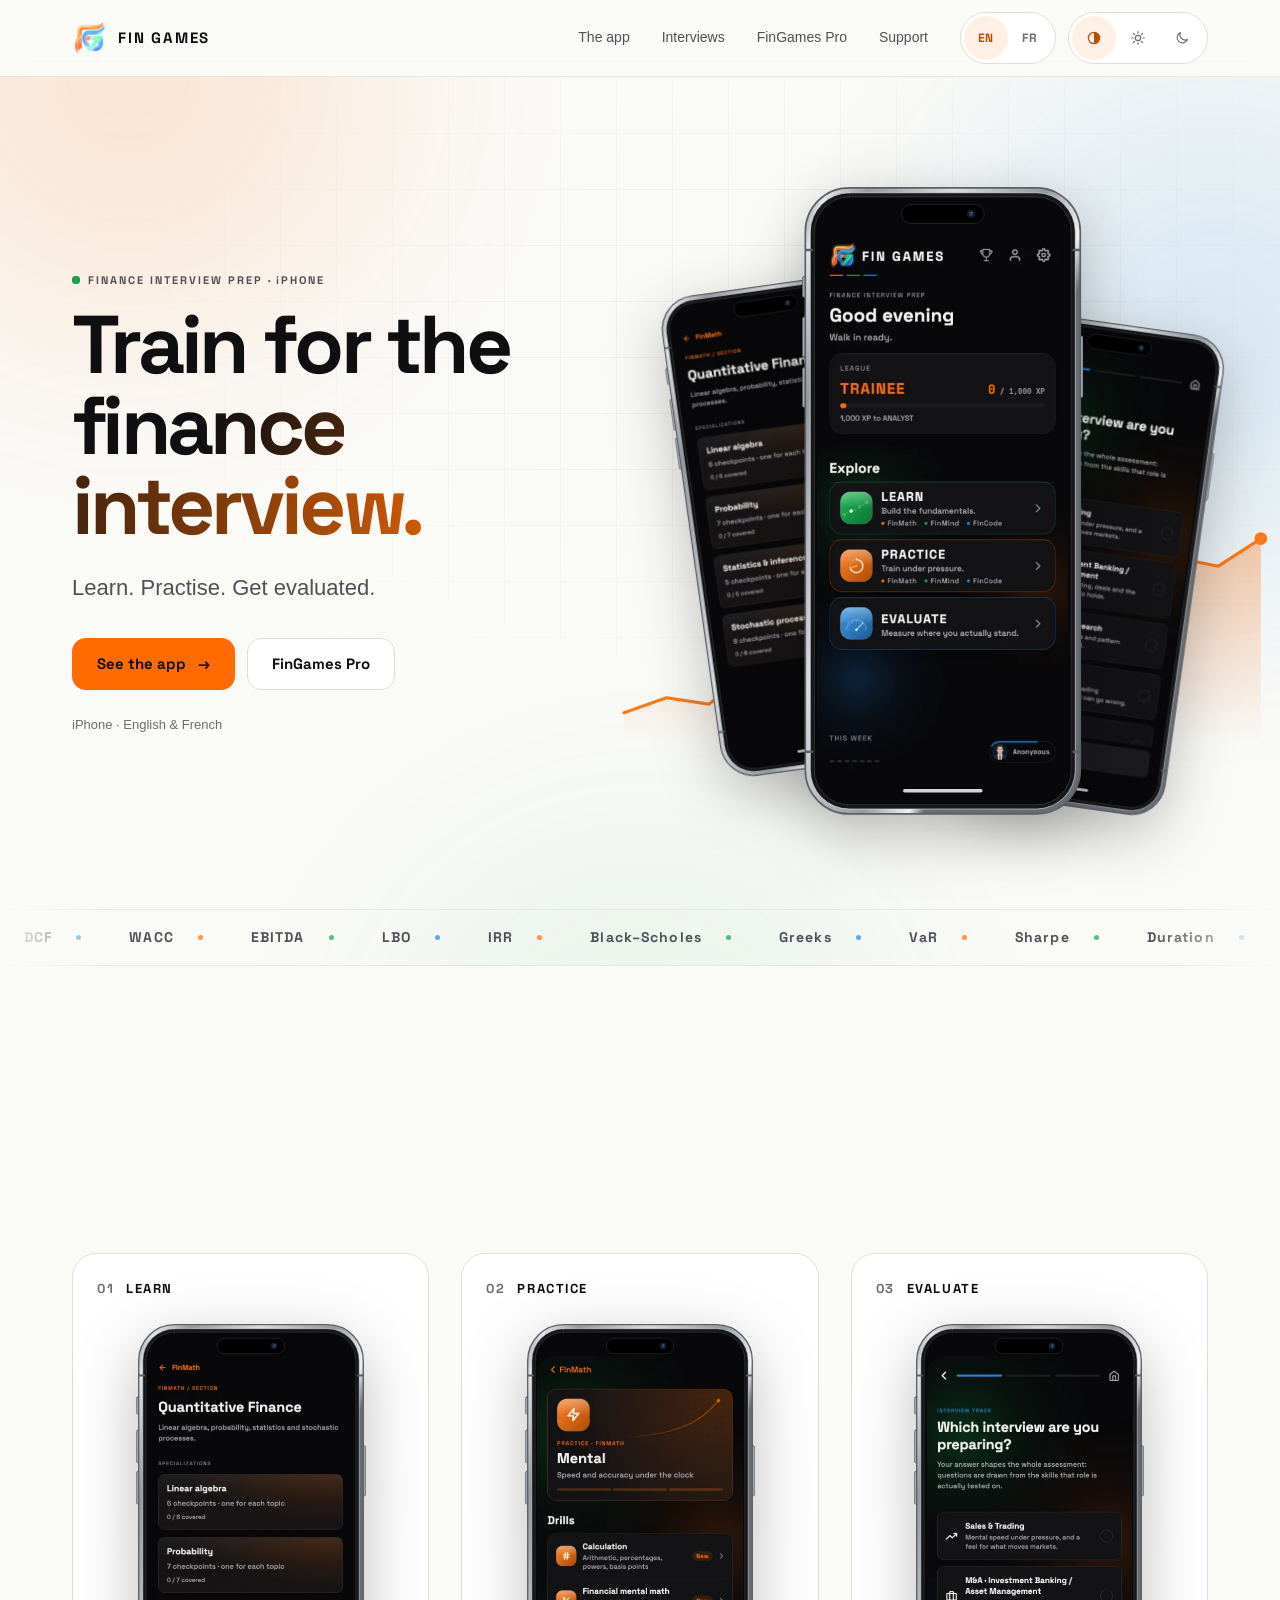
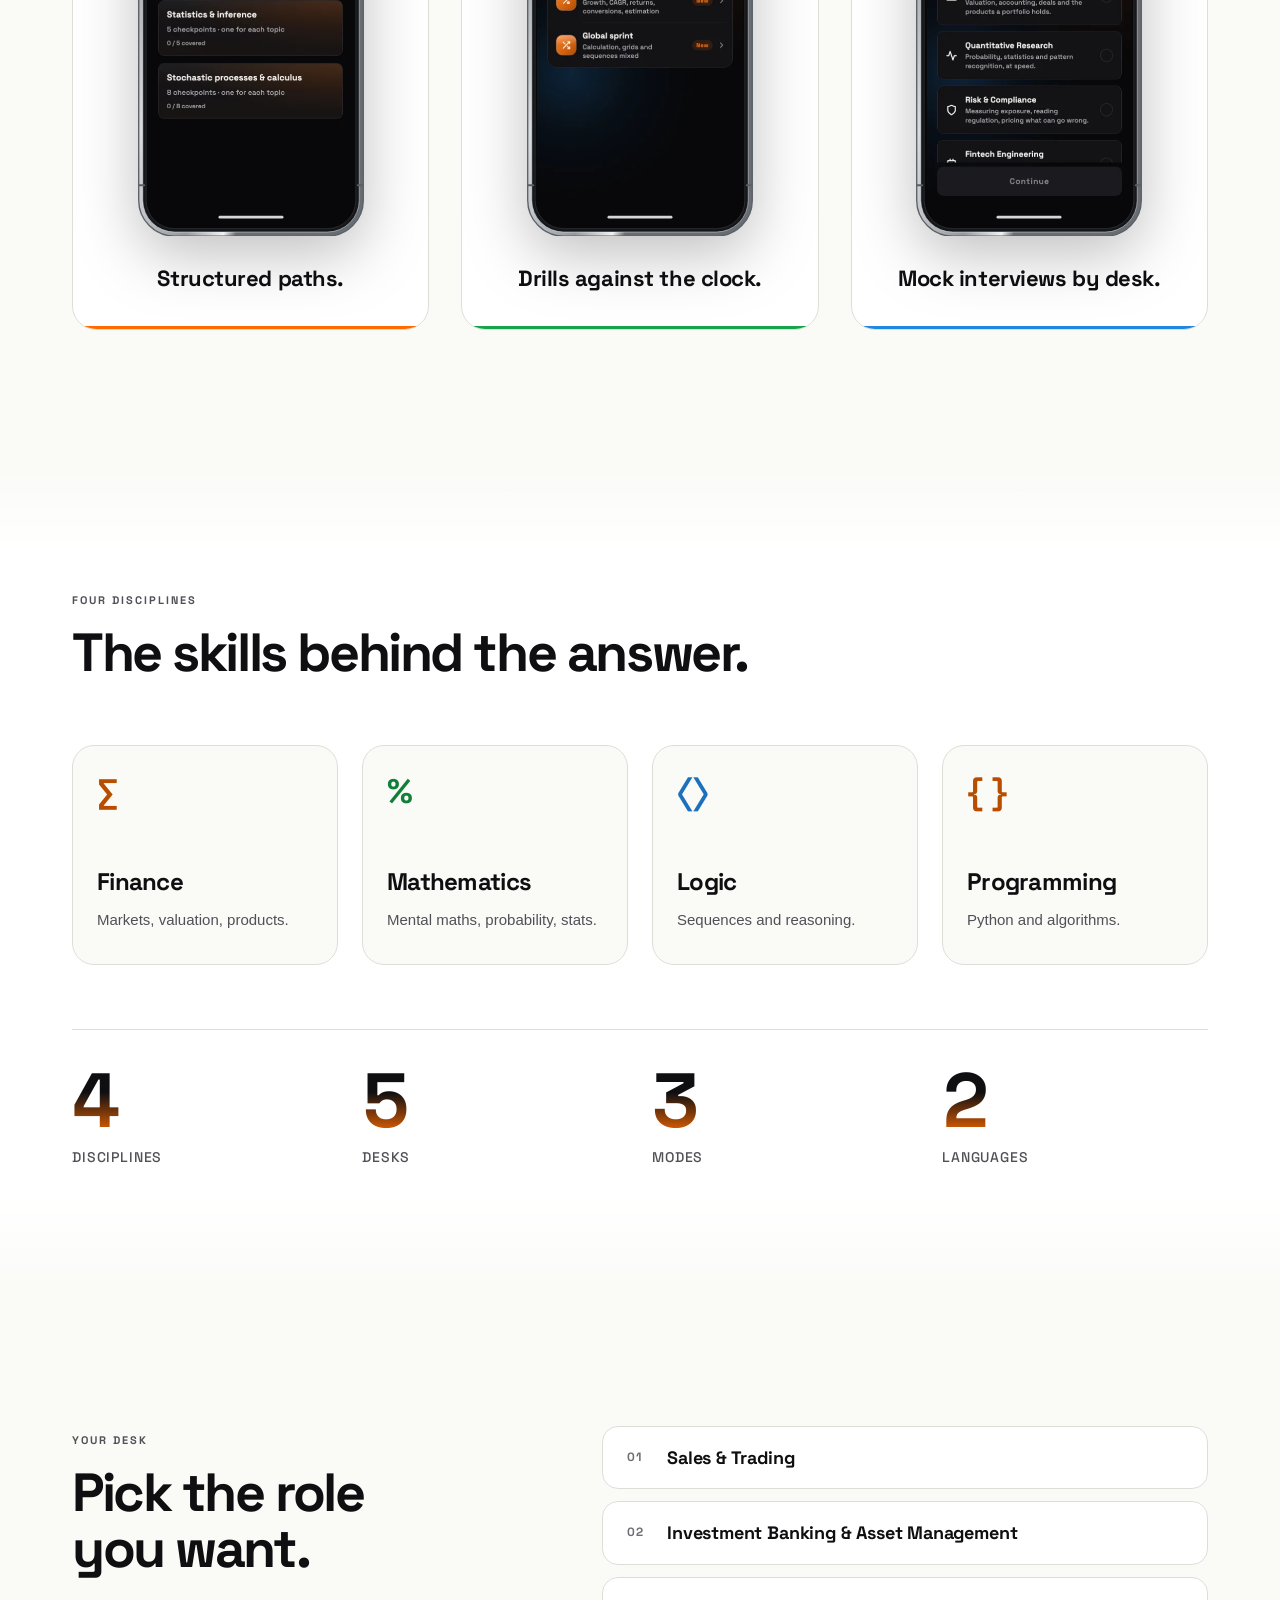
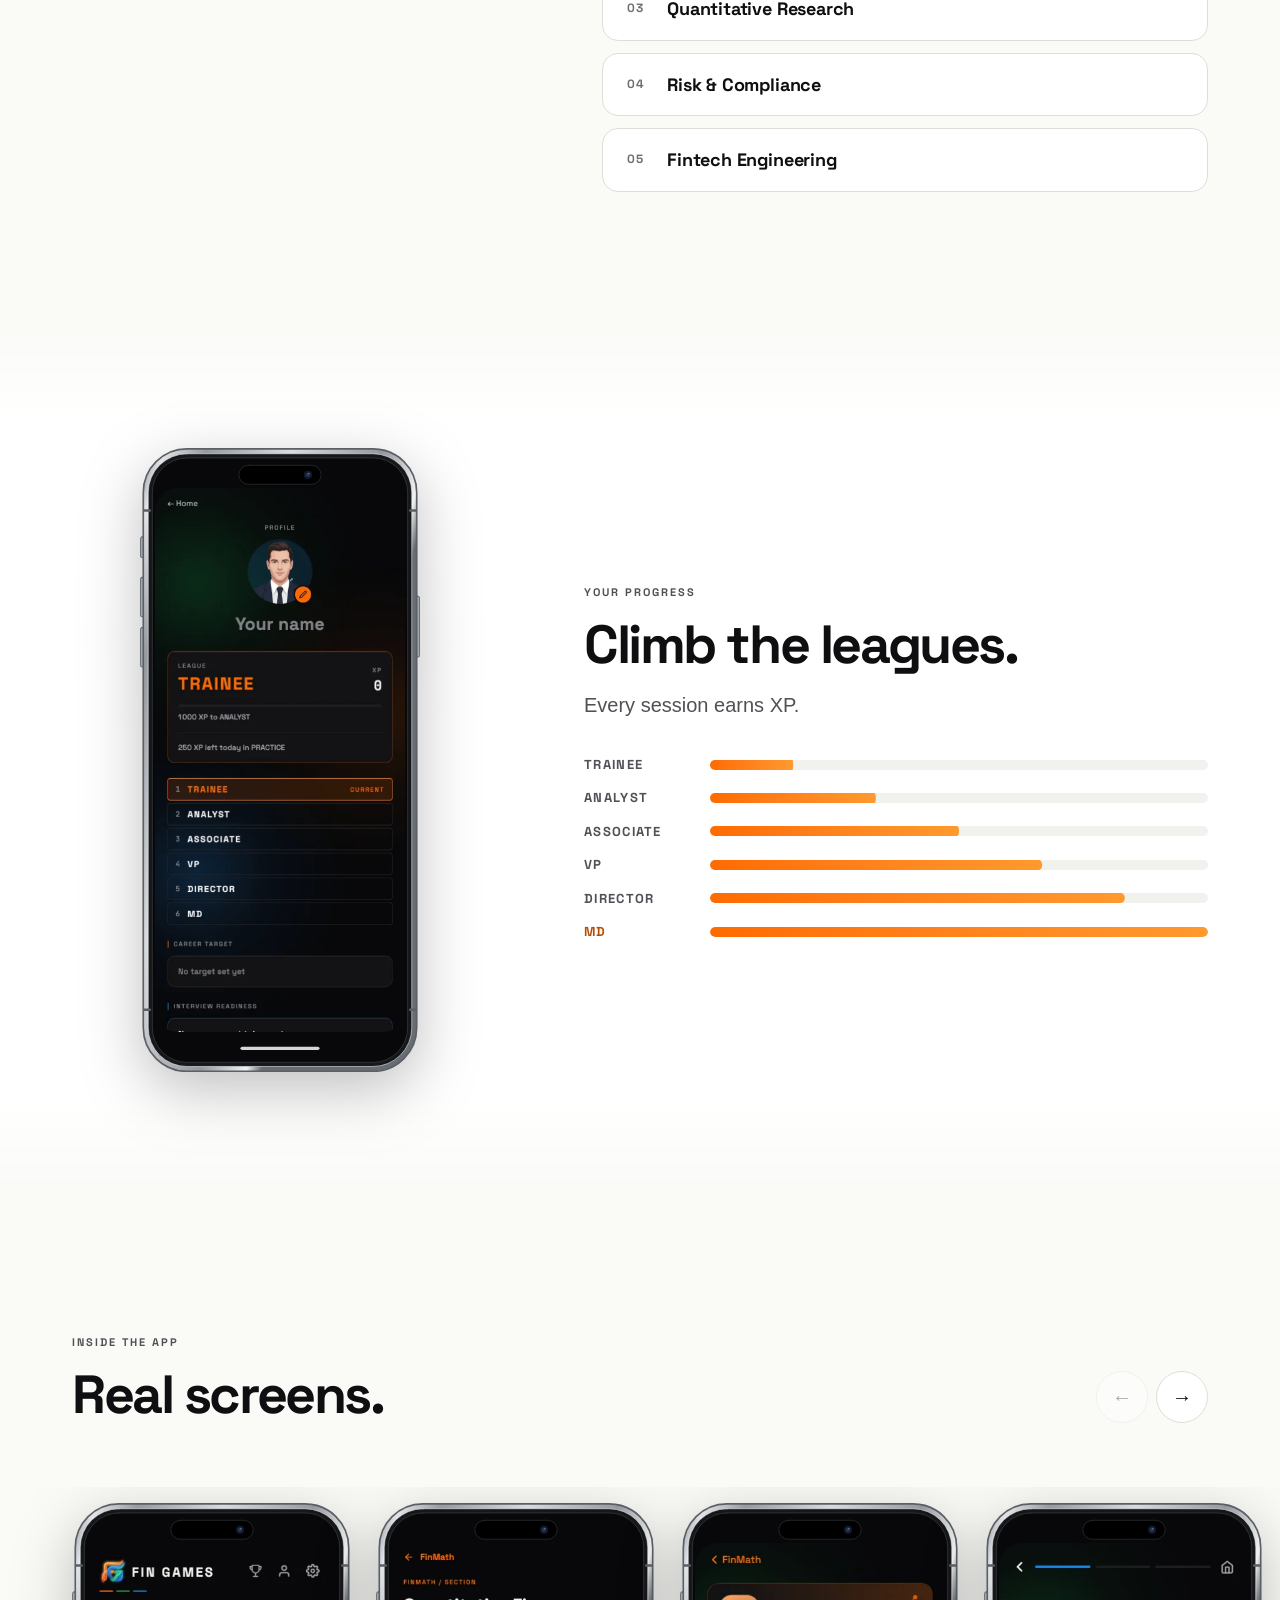
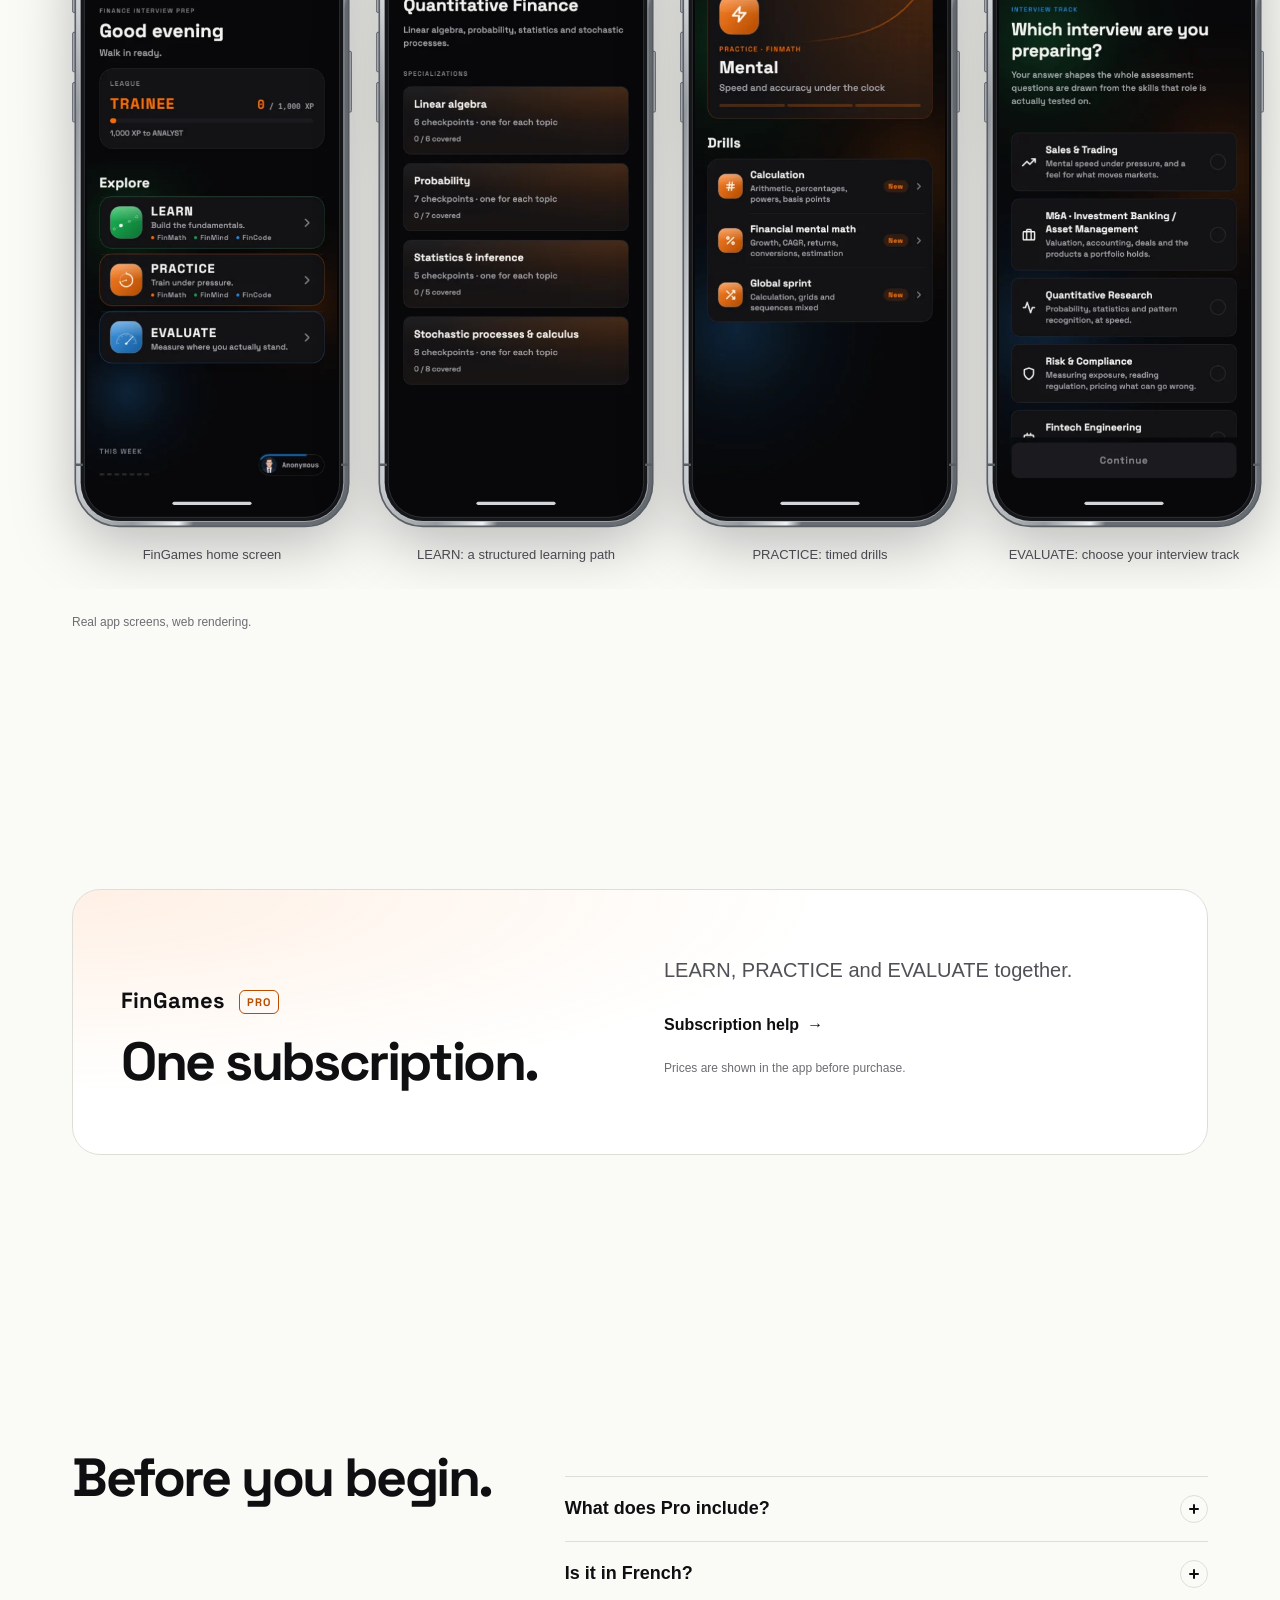
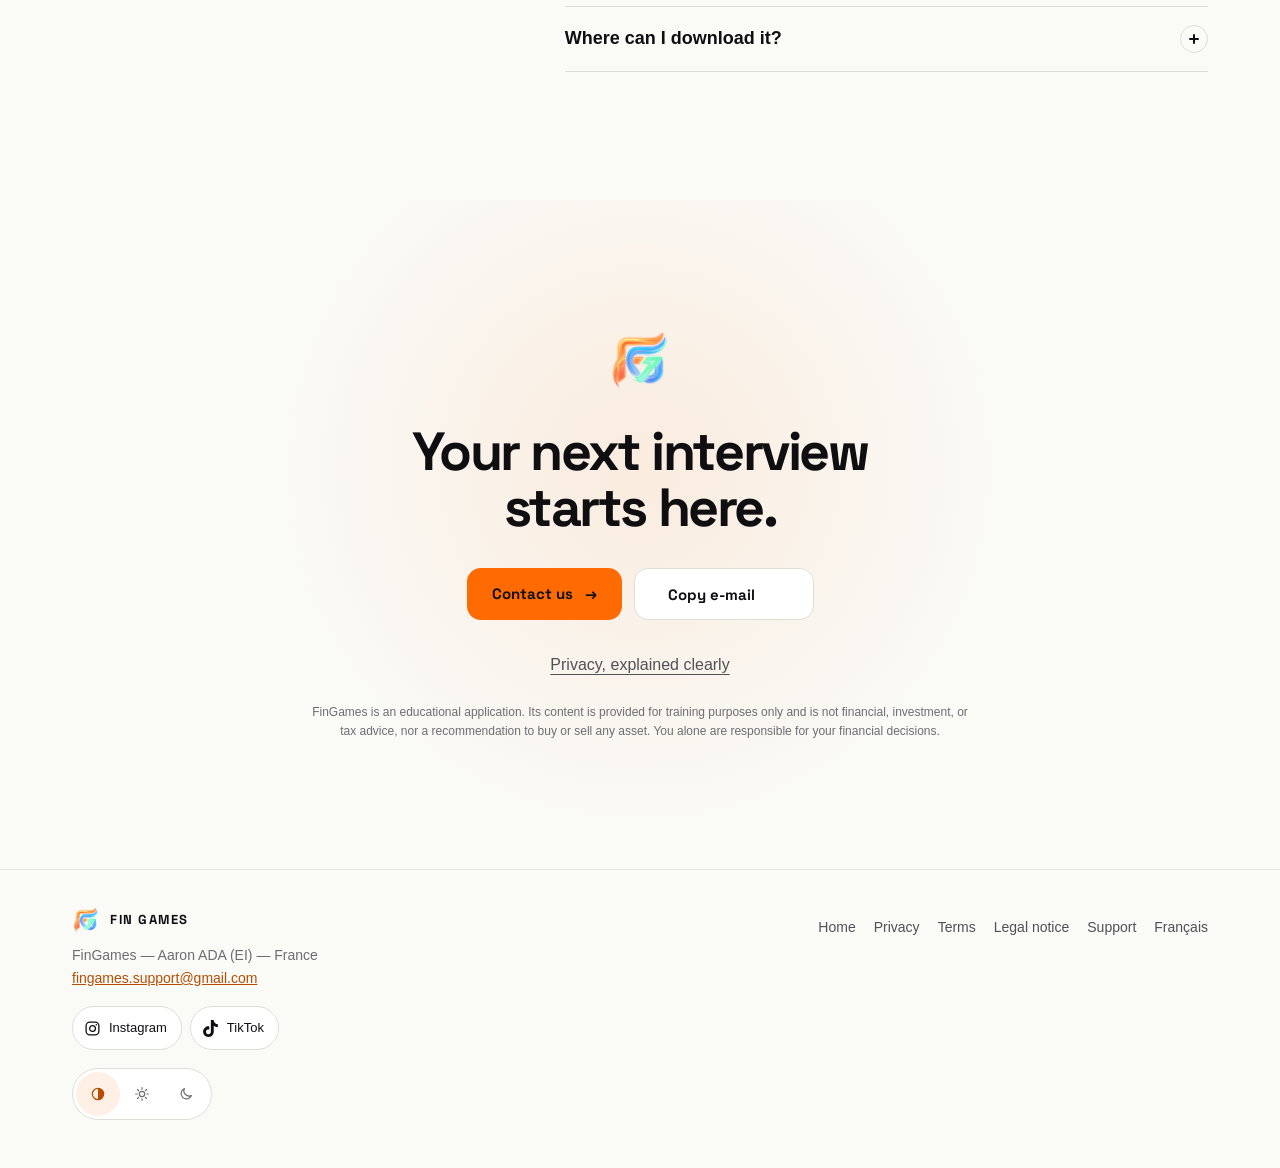
<file: index.html>
<!doctype html>
<html lang="en">
<head>
<meta charset="utf-8">
<meta name="viewport" content="width=device-width, initial-scale=1, viewport-fit=cover">
<title>FinGames — Prepare for your finance interviews</title>
<meta name="description" content="Prepare for finance interviews with FinGames on iPhone. Learn finance, mathematics, logic and programming, practise under pressure and assess your progress.">
<link rel="canonical" href="https://fingames.app/">
<link rel="alternate" hreflang="en" href="https://fingames.app/">
<link rel="alternate" hreflang="fr" href="https://fingames.app/index.fr.html">
<link rel="alternate" hreflang="x-default" href="https://fingames.app/">
<meta name="theme-color" content="#08080A" media="(prefers-color-scheme: dark)">
<meta name="theme-color" content="#FAFAF7" media="(prefers-color-scheme: light)">
<meta property="og:type" content="website">
<meta property="og:site_name" content="FIN GAMES">
<meta property="og:url" content="https://fingames.app/">
<meta property="og:title" content="FinGames — Prepare for your finance interviews">
<meta property="og:description" content="Prepare for finance interviews with FinGames on iPhone. Learn finance, mathematics, logic and programming, practise under pressure and assess your progress.">
<meta property="og:locale" content="en_US">
<meta property="og:locale:alternate" content="fr_FR">
<meta property="og:image" content="https://fingames.app/assets/og-image.png">
<meta property="og:image:width" content="1200">
<meta property="og:image:height" content="630">
<meta property="og:image:alt" content="FIN GAMES — finance interview prep on iPhone">
<meta name="twitter:card" content="summary_large_image">
<meta name="twitter:title" content="FinGames — Prepare for your finance interviews">
<meta name="twitter:description" content="Prepare for finance interviews with FinGames on iPhone. Learn finance, mathematics, logic and programming, practise under pressure and assess your progress.">
<meta name="twitter:image" content="https://fingames.app/assets/og-image.png">
<meta name="twitter:image:alt" content="FIN GAMES — finance interview prep on iPhone">
<link rel="icon" type="image/png" href="assets/favicon.png">
<link rel="apple-touch-icon" href="assets/apple-touch-icon.png">
<script type="application/ld+json">{"@context":"https://schema.org","@type":"Organization","name":"FinGames","url":"https://fingames.app/","logo":"https://fingames.app/assets/logo.png","email":"fingames.support@gmail.com","sameAs":["https://www.instagram.com/financegames_/","https://www.tiktok.com/@financegames"]}</script><script type="application/ld+json">{"@context":"https://schema.org","@type":"SoftwareApplication","name":"FinGames","operatingSystem":"iOS","applicationCategory":"EducationalApplication","inLanguage":["en","fr"],"url":"https://fingames.app/","description":"Prepare for finance interviews with FinGames on iPhone. Learn finance, mathematics, logic and programming, practise under pressure and assess your progress.","image":"https://fingames.app/assets/og-image.png","featureList":["Finance","Mathematics","Logic","Programming","LEARN","PRACTICE","EVALUATE"]}</script>
<script>(function(){var d=document.documentElement;d.classList.add("js");try{var t=localStorage.getItem("fg-theme");if(t==="light"||t==="dark")d.setAttribute("data-theme",t)}catch(e){}})();</script>
<link rel="stylesheet" href="assets/site.css?v=motion-1">
</head>
<body>
<a class="skip" href="#main">Skip to content</a>
<header class="top"><div class="wrap">
  <a class="brand" href="index.html"><img src="assets/logo.png" alt="" width="36" height="36"><span class="word">FIN GAMES</span></a>
  <nav class="menu" id="product-menu" aria-label="Home"><a href="#method">The app</a><a href="#interviews">Interviews</a><a href="#pro">FinGames Pro</a><a href="support.html">Support</a></nav>
  <div class="tools">
    <button class="menu-toggle" type="button" aria-expanded="false" aria-controls="product-menu">Menu</button>
    <nav class="seg" aria-label="Language"><a href="index.html" hreflang="en" lang="en" aria-current="true">EN</a><a href="index.fr.html" hreflang="fr" lang="fr">FR</a></nav>
    <div class="seg theme" role="group" aria-label="Theme"><button type="button" data-set-theme="system" aria-pressed="false" title="System" aria-label="Theme : System"><svg viewBox="0 0 24 24" aria-hidden="true"><circle cx="12" cy="12" r="8.5"/><path d="M12 3.5a8.5 8.5 0 0 1 0 17z" fill="currentColor" stroke="none"/></svg></button><button type="button" data-set-theme="light" aria-pressed="false" title="Light" aria-label="Theme : Light"><svg viewBox="0 0 24 24" aria-hidden="true"><circle cx="12" cy="12" r="4"/><path d="M12 2.5v2.2M12 19.3v2.2M2.5 12h2.2M19.3 12h2.2M5.3 5.3l1.6 1.6M17.1 17.1l1.6 1.6M5.3 18.7l1.6-1.6M17.1 6.9l1.6-1.6"/></svg></button><button type="button" data-set-theme="dark" aria-pressed="false" title="Dark" aria-label="Theme : Dark"><svg viewBox="0 0 24 24" aria-hidden="true"><path d="M20 14.5A8 8 0 0 1 9.5 4a8 8 0 1 0 10.5 10.5z"/></svg></button></div>
  </div>
</div></header>
<main id="main">
<section class="hero" data-hero>
  <div class="hero-aura" aria-hidden="true"><i></i><i></i><i></i></div>
  <div class="wrap hero-grid">
    <div class="hero-copy">
      <p class="eyebrow" data-reveal style="--i:0"><span class="live-dot" aria-hidden="true"></span>FINANCE INTERVIEW PREP · iPHONE</p>
      <h1 data-reveal style="--i:1">Train for the<br><em>finance interview.</em></h1>
      <p class="hero-lead" data-reveal style="--i:2">Learn. Practise. Get evaluated.</p>
      <div class="hero-actions" data-reveal style="--i:3">
        <a class="btn btn-primary" href="https://apps.apple.com/fr/app/fingames/id6816743731" data-fallback="#modes">See the app<span class="btn-arrow" aria-hidden="true">→</span></a>
        <a class="btn btn-ghost" href="#pro">FinGames Pro</a>
      </div>
      <p class="availability" data-reveal style="--i:4">iPhone · English & French</p>
    </div>
    <div class="hero-stage">
      <svg class="market-line" viewBox="0 0 600 220" aria-hidden="true" focusable="false">
        <defs><linearGradient id="mk-en" x1="0" x2="0" y1="0" y2="1"><stop offset="0" stop-color="var(--accent)" stop-opacity=".35"/><stop offset="1" stop-color="var(--accent)" stop-opacity="0"/></linearGradient></defs>
        <path class="mk-area" d="M0 190 L40 176 L80 182 L120 150 L160 158 L200 128 L240 136 L280 104 L320 116 L360 86 L400 94 L440 64 L480 72 L520 44 L560 52 L600 26 L600 220 L0 220 Z" fill="url(#mk-en)"/>
        <path class="mk-path" d="M0 190 L40 176 L80 182 L120 150 L160 158 L200 128 L240 136 L280 104 L320 116 L360 86 L400 94 L440 64 L480 72 L520 44 L560 52 L600 26"/>
        <rect class="mk-cover" x="0" y="0" width="600" height="220"/>
        <circle class="mk-dot" cx="600" cy="26" r="6"/>
      </svg>
      <figure class="hero-phone side left" data-depth="0.6"><span class="iphone-frame"><svg class="iphone-hardware" viewBox="0 0 340 758" fill="none" xmlns="http://www.w3.org/2000/svg" aria-hidden="true" focusable="false">
<defs><linearGradient id="titanium-en-learn-1" x1="0" y1="0" x2="340" y2="100" gradientUnits="userSpaceOnUse"><stop stop-color="#777b80"/><stop offset=".08" stop-color="#e3e5e8"/><stop offset=".22" stop-color="#969ba1"/><stop offset=".5" stop-color="#d9dcdf"/><stop offset=".8" stop-color="#94999f"/><stop offset=".95" stop-color="#f0f1f2"/><stop offset="1" stop-color="#686d73"/></linearGradient></defs>
<g fill="#a3a8ae" stroke="#555b62"><rect x="0.5" y="108" width="5" height="25" rx="2"/><rect x="0.5" y="157" width="5" height="48" rx="2"/><rect x="0.5" y="218" width="5" height="48" rx="2"/><rect x="334.5" y="180" width="5" height="74" rx="2"/></g>
<rect x="4" y="1" width="332" height="756" rx="53" fill="url(#titanium-en-learn-1)" stroke="#5b6066" stroke-width="2"/>
<rect x="10" y="7" width="320" height="744" rx="47" fill="#15171a" stroke="#f0f1f2" stroke-opacity=".7"/>
<rect x="15" y="12" width="310" height="734" rx="42" fill="#08080a" stroke="#34373b"/>
<path d="M5 76h7M328 76h7M5 682h7M328 682h7" stroke="#5b6066" stroke-width="3"/>
<rect x="120" y="21" width="100" height="23" rx="11.5" fill="#000" stroke="#282b30"/>
<circle cx="204" cy="32.5" r="5" fill="#111b2d"/><circle cx="204" cy="32.5" r="2.5" fill="#243c58"/><circle cx="205" cy="31" r="1" fill="#5d7593"/>
<rect x="122" y="727" width="96" height="4" rx="2" fill="#d3d5d8"/>
</svg>
<span class="screen" data-screen><img src="assets/current/en-learn-800.webp" srcset="assets/current/en-learn-400.webp 400w, assets/current/en-learn-800.webp 800w" sizes="(max-width: 700px) 62vw, 300px" width="804" height="1748" alt="LEARN: a structured learning path" loading="lazy" decoding="async"><span class="screen-error" role="img" aria-label="Screen unavailable">Screen unavailable</span></span></span></figure>
      <figure class="hero-phone main" data-depth="1"><span class="iphone-frame"><svg class="iphone-hardware" viewBox="0 0 340 758" fill="none" xmlns="http://www.w3.org/2000/svg" aria-hidden="true" focusable="false">
<defs><linearGradient id="titanium-en-home-2" x1="0" y1="0" x2="340" y2="100" gradientUnits="userSpaceOnUse"><stop stop-color="#777b80"/><stop offset=".08" stop-color="#e3e5e8"/><stop offset=".22" stop-color="#969ba1"/><stop offset=".5" stop-color="#d9dcdf"/><stop offset=".8" stop-color="#94999f"/><stop offset=".95" stop-color="#f0f1f2"/><stop offset="1" stop-color="#686d73"/></linearGradient></defs>
<g fill="#a3a8ae" stroke="#555b62"><rect x="0.5" y="108" width="5" height="25" rx="2"/><rect x="0.5" y="157" width="5" height="48" rx="2"/><rect x="0.5" y="218" width="5" height="48" rx="2"/><rect x="334.5" y="180" width="5" height="74" rx="2"/></g>
<rect x="4" y="1" width="332" height="756" rx="53" fill="url(#titanium-en-home-2)" stroke="#5b6066" stroke-width="2"/>
<rect x="10" y="7" width="320" height="744" rx="47" fill="#15171a" stroke="#f0f1f2" stroke-opacity=".7"/>
<rect x="15" y="12" width="310" height="734" rx="42" fill="#08080a" stroke="#34373b"/>
<path d="M5 76h7M328 76h7M5 682h7M328 682h7" stroke="#5b6066" stroke-width="3"/>
<rect x="120" y="21" width="100" height="23" rx="11.5" fill="#000" stroke="#282b30"/>
<circle cx="204" cy="32.5" r="5" fill="#111b2d"/><circle cx="204" cy="32.5" r="2.5" fill="#243c58"/><circle cx="205" cy="31" r="1" fill="#5d7593"/>
<rect x="122" y="727" width="96" height="4" rx="2" fill="#d3d5d8"/>
</svg>
<span class="screen" data-screen><img src="assets/current/en-home-800.webp" srcset="assets/current/en-home-400.webp 400w, assets/current/en-home-800.webp 800w" sizes="(max-width: 700px) 62vw, 300px" width="804" height="1748" alt="FinGames home screen" fetchpriority="high" decoding="async"><span class="screen-error" role="img" aria-label="Screen unavailable">Screen unavailable</span></span></span></figure>
      <figure class="hero-phone side right" data-depth="0.6"><span class="iphone-frame"><svg class="iphone-hardware" viewBox="0 0 340 758" fill="none" xmlns="http://www.w3.org/2000/svg" aria-hidden="true" focusable="false">
<defs><linearGradient id="titanium-en-evaluate-3" x1="0" y1="0" x2="340" y2="100" gradientUnits="userSpaceOnUse"><stop stop-color="#777b80"/><stop offset=".08" stop-color="#e3e5e8"/><stop offset=".22" stop-color="#969ba1"/><stop offset=".5" stop-color="#d9dcdf"/><stop offset=".8" stop-color="#94999f"/><stop offset=".95" stop-color="#f0f1f2"/><stop offset="1" stop-color="#686d73"/></linearGradient></defs>
<g fill="#a3a8ae" stroke="#555b62"><rect x="0.5" y="108" width="5" height="25" rx="2"/><rect x="0.5" y="157" width="5" height="48" rx="2"/><rect x="0.5" y="218" width="5" height="48" rx="2"/><rect x="334.5" y="180" width="5" height="74" rx="2"/></g>
<rect x="4" y="1" width="332" height="756" rx="53" fill="url(#titanium-en-evaluate-3)" stroke="#5b6066" stroke-width="2"/>
<rect x="10" y="7" width="320" height="744" rx="47" fill="#15171a" stroke="#f0f1f2" stroke-opacity=".7"/>
<rect x="15" y="12" width="310" height="734" rx="42" fill="#08080a" stroke="#34373b"/>
<path d="M5 76h7M328 76h7M5 682h7M328 682h7" stroke="#5b6066" stroke-width="3"/>
<rect x="120" y="21" width="100" height="23" rx="11.5" fill="#000" stroke="#282b30"/>
<circle cx="204" cy="32.5" r="5" fill="#111b2d"/><circle cx="204" cy="32.5" r="2.5" fill="#243c58"/><circle cx="205" cy="31" r="1" fill="#5d7593"/>
<rect x="122" y="727" width="96" height="4" rx="2" fill="#d3d5d8"/>
</svg>
<span class="screen" data-screen><img src="assets/current/en-evaluate-800.webp" srcset="assets/current/en-evaluate-400.webp 400w, assets/current/en-evaluate-800.webp 800w" sizes="(max-width: 700px) 62vw, 300px" width="804" height="1748" alt="EVALUATE: choose your interview track" loading="lazy" decoding="async"><span class="screen-error" role="img" aria-label="Screen unavailable">Screen unavailable</span></span></span></figure>
    </div>
  </div>
  <div class="tape" aria-label="Topics covered"><ul class="tape-track" data-loop><li>DCF</li><li>WACC</li><li>EBITDA</li><li>LBO</li><li>IRR</li><li>Black–Scholes</li><li>Greeks</li><li>VaR</li><li>Sharpe</li><li>Duration</li><li>Convexity</li><li>Bayes</li><li>Monte Carlo</li><li>Python</li><li>SQL</li><li aria-hidden="true">DCF</li><li aria-hidden="true">WACC</li><li aria-hidden="true">EBITDA</li><li aria-hidden="true">LBO</li><li aria-hidden="true">IRR</li><li aria-hidden="true">Black–Scholes</li><li aria-hidden="true">Greeks</li><li aria-hidden="true">VaR</li><li aria-hidden="true">Sharpe</li><li aria-hidden="true">Duration</li><li aria-hidden="true">Convexity</li><li aria-hidden="true">Bayes</li><li aria-hidden="true">Monte Carlo</li><li aria-hidden="true">Python</li><li aria-hidden="true">SQL</li></ul></div>
</section>

<section class="block" id="modes"><div class="wrap">
  <header class="block-head"><p class="eyebrow" data-reveal style="--i:0">THREE MODES</p><h2 data-reveal style="--i:1">Know it. Drill it. Prove it.</h2></header>
  <div class="modes"><article class="mode mode-0" data-reveal style="--i:2">
      <p class="mode-label"><span>01</span>LEARN</p>
      <figure class="mode-phone"><span class="iphone-frame"><svg class="iphone-hardware" viewBox="0 0 340 758" fill="none" xmlns="http://www.w3.org/2000/svg" aria-hidden="true" focusable="false">
<defs><linearGradient id="titanium-en-learn-4" x1="0" y1="0" x2="340" y2="100" gradientUnits="userSpaceOnUse"><stop stop-color="#777b80"/><stop offset=".08" stop-color="#e3e5e8"/><stop offset=".22" stop-color="#969ba1"/><stop offset=".5" stop-color="#d9dcdf"/><stop offset=".8" stop-color="#94999f"/><stop offset=".95" stop-color="#f0f1f2"/><stop offset="1" stop-color="#686d73"/></linearGradient></defs>
<g fill="#a3a8ae" stroke="#555b62"><rect x="0.5" y="108" width="5" height="25" rx="2"/><rect x="0.5" y="157" width="5" height="48" rx="2"/><rect x="0.5" y="218" width="5" height="48" rx="2"/><rect x="334.5" y="180" width="5" height="74" rx="2"/></g>
<rect x="4" y="1" width="332" height="756" rx="53" fill="url(#titanium-en-learn-4)" stroke="#5b6066" stroke-width="2"/>
<rect x="10" y="7" width="320" height="744" rx="47" fill="#15171a" stroke="#f0f1f2" stroke-opacity=".7"/>
<rect x="15" y="12" width="310" height="734" rx="42" fill="#08080a" stroke="#34373b"/>
<path d="M5 76h7M328 76h7M5 682h7M328 682h7" stroke="#5b6066" stroke-width="3"/>
<rect x="120" y="21" width="100" height="23" rx="11.5" fill="#000" stroke="#282b30"/>
<circle cx="204" cy="32.5" r="5" fill="#111b2d"/><circle cx="204" cy="32.5" r="2.5" fill="#243c58"/><circle cx="205" cy="31" r="1" fill="#5d7593"/>
<rect x="122" y="727" width="96" height="4" rx="2" fill="#d3d5d8"/>
</svg>
<span class="screen" data-screen><img src="assets/current/en-learn-800.webp" srcset="assets/current/en-learn-400.webp 400w, assets/current/en-learn-800.webp 800w" sizes="(max-width: 700px) 62vw, 300px" width="804" height="1748" alt="LEARN: a structured learning path" loading="lazy" decoding="async"><span class="screen-error" role="img" aria-label="Screen unavailable">Screen unavailable</span></span></span></figure>
      <h3>Structured paths.</h3></article><article class="mode mode-1" data-reveal style="--i:3">
      <p class="mode-label"><span>02</span>PRACTICE</p>
      <figure class="mode-phone"><span class="iphone-frame"><svg class="iphone-hardware" viewBox="0 0 340 758" fill="none" xmlns="http://www.w3.org/2000/svg" aria-hidden="true" focusable="false">
<defs><linearGradient id="titanium-en-practice-5" x1="0" y1="0" x2="340" y2="100" gradientUnits="userSpaceOnUse"><stop stop-color="#777b80"/><stop offset=".08" stop-color="#e3e5e8"/><stop offset=".22" stop-color="#969ba1"/><stop offset=".5" stop-color="#d9dcdf"/><stop offset=".8" stop-color="#94999f"/><stop offset=".95" stop-color="#f0f1f2"/><stop offset="1" stop-color="#686d73"/></linearGradient></defs>
<g fill="#a3a8ae" stroke="#555b62"><rect x="0.5" y="108" width="5" height="25" rx="2"/><rect x="0.5" y="157" width="5" height="48" rx="2"/><rect x="0.5" y="218" width="5" height="48" rx="2"/><rect x="334.5" y="180" width="5" height="74" rx="2"/></g>
<rect x="4" y="1" width="332" height="756" rx="53" fill="url(#titanium-en-practice-5)" stroke="#5b6066" stroke-width="2"/>
<rect x="10" y="7" width="320" height="744" rx="47" fill="#15171a" stroke="#f0f1f2" stroke-opacity=".7"/>
<rect x="15" y="12" width="310" height="734" rx="42" fill="#08080a" stroke="#34373b"/>
<path d="M5 76h7M328 76h7M5 682h7M328 682h7" stroke="#5b6066" stroke-width="3"/>
<rect x="120" y="21" width="100" height="23" rx="11.5" fill="#000" stroke="#282b30"/>
<circle cx="204" cy="32.5" r="5" fill="#111b2d"/><circle cx="204" cy="32.5" r="2.5" fill="#243c58"/><circle cx="205" cy="31" r="1" fill="#5d7593"/>
<rect x="122" y="727" width="96" height="4" rx="2" fill="#d3d5d8"/>
</svg>
<span class="screen" data-screen><img src="assets/current/en-practice-800.webp" srcset="assets/current/en-practice-400.webp 400w, assets/current/en-practice-800.webp 800w" sizes="(max-width: 700px) 62vw, 300px" width="804" height="1748" alt="PRACTICE: timed drills" loading="lazy" decoding="async"><span class="screen-error" role="img" aria-label="Screen unavailable">Screen unavailable</span></span></span></figure>
      <h3>Drills against the clock.</h3></article><article class="mode mode-2" data-reveal style="--i:4">
      <p class="mode-label"><span>03</span>EVALUATE</p>
      <figure class="mode-phone"><span class="iphone-frame"><svg class="iphone-hardware" viewBox="0 0 340 758" fill="none" xmlns="http://www.w3.org/2000/svg" aria-hidden="true" focusable="false">
<defs><linearGradient id="titanium-en-evaluate-6" x1="0" y1="0" x2="340" y2="100" gradientUnits="userSpaceOnUse"><stop stop-color="#777b80"/><stop offset=".08" stop-color="#e3e5e8"/><stop offset=".22" stop-color="#969ba1"/><stop offset=".5" stop-color="#d9dcdf"/><stop offset=".8" stop-color="#94999f"/><stop offset=".95" stop-color="#f0f1f2"/><stop offset="1" stop-color="#686d73"/></linearGradient></defs>
<g fill="#a3a8ae" stroke="#555b62"><rect x="0.5" y="108" width="5" height="25" rx="2"/><rect x="0.5" y="157" width="5" height="48" rx="2"/><rect x="0.5" y="218" width="5" height="48" rx="2"/><rect x="334.5" y="180" width="5" height="74" rx="2"/></g>
<rect x="4" y="1" width="332" height="756" rx="53" fill="url(#titanium-en-evaluate-6)" stroke="#5b6066" stroke-width="2"/>
<rect x="10" y="7" width="320" height="744" rx="47" fill="#15171a" stroke="#f0f1f2" stroke-opacity=".7"/>
<rect x="15" y="12" width="310" height="734" rx="42" fill="#08080a" stroke="#34373b"/>
<path d="M5 76h7M328 76h7M5 682h7M328 682h7" stroke="#5b6066" stroke-width="3"/>
<rect x="120" y="21" width="100" height="23" rx="11.5" fill="#000" stroke="#282b30"/>
<circle cx="204" cy="32.5" r="5" fill="#111b2d"/><circle cx="204" cy="32.5" r="2.5" fill="#243c58"/><circle cx="205" cy="31" r="1" fill="#5d7593"/>
<rect x="122" y="727" width="96" height="4" rx="2" fill="#d3d5d8"/>
</svg>
<span class="screen" data-screen><img src="assets/current/en-evaluate-800.webp" srcset="assets/current/en-evaluate-400.webp 400w, assets/current/en-evaluate-800.webp 800w" sizes="(max-width: 700px) 62vw, 300px" width="804" height="1748" alt="EVALUATE: choose your interview track" loading="lazy" decoding="async"><span class="screen-error" role="img" aria-label="Screen unavailable">Screen unavailable</span></span></span></figure>
      <h3>Mock interviews by desk.</h3></article></div>
</div></section>

<section class="block block-alt" id="subjects"><div class="wrap">
  <header class="block-head"><p class="eyebrow" data-reveal style="--i:0">FOUR DISCIPLINES</p><h2 data-reveal style="--i:1">The skills behind the answer.</h2></header>
  <div class="tiles"><article class="tile" data-tilt data-reveal style="--i:2"><span class="tile-glow" aria-hidden="true"></span><span class="tile-glyph" aria-hidden="true">∑</span><h3>Finance</h3><p>Markets, valuation, products.</p></article><article class="tile" data-tilt data-reveal style="--i:3"><span class="tile-glow" aria-hidden="true"></span><span class="tile-glyph" aria-hidden="true">%</span><h3>Mathematics</h3><p>Mental maths, probability, stats.</p></article><article class="tile" data-tilt data-reveal style="--i:4"><span class="tile-glow" aria-hidden="true"></span><span class="tile-glyph" aria-hidden="true">⟨⟩</span><h3>Logic</h3><p>Sequences and reasoning.</p></article><article class="tile" data-tilt data-reveal style="--i:5"><span class="tile-glow" aria-hidden="true"></span><span class="tile-glyph" aria-hidden="true">{ }</span><h3>Programming</h3><p>Python and algorithms.</p></article></div>
  <dl class="figures"><div data-reveal style="--i:0"><dt><span class="count" data-count="4">4</span></dt><dd>disciplines</dd></div><div data-reveal style="--i:1"><dt><span class="count" data-count="5">5</span></dt><dd>desks</dd></div><div data-reveal style="--i:2"><dt><span class="count" data-count="3">3</span></dt><dd>modes</dd></div><div data-reveal style="--i:3"><dt><span class="count" data-count="2">2</span></dt><dd>languages</dd></div></dl>
</div></section>

<section class="block" id="interviews"><div class="wrap desks-grid">
  <header class="block-head"><p class="eyebrow" data-reveal style="--i:0">YOUR DESK</p><h2 data-reveal style="--i:1">Pick the role you want.</h2></header>
  <ul class="desks"><li data-reveal style="--i:2"><span>01</span>Sales & Trading</li><li data-reveal style="--i:3"><span>02</span>Investment Banking & Asset Management</li><li data-reveal style="--i:4"><span>03</span>Quantitative Research</li><li data-reveal style="--i:5"><span>04</span>Risk & Compliance</li><li data-reveal style="--i:6"><span>05</span>Fintech Engineering</li></ul>
</div></section>

<section class="block block-alt" id="progress"><div class="wrap leagues-grid">
  <figure class="leagues-phone" data-reveal style="--i:0"><span class="iphone-frame"><svg class="iphone-hardware" viewBox="0 0 340 758" fill="none" xmlns="http://www.w3.org/2000/svg" aria-hidden="true" focusable="false">
<defs><linearGradient id="titanium-en-profile-7" x1="0" y1="0" x2="340" y2="100" gradientUnits="userSpaceOnUse"><stop stop-color="#777b80"/><stop offset=".08" stop-color="#e3e5e8"/><stop offset=".22" stop-color="#969ba1"/><stop offset=".5" stop-color="#d9dcdf"/><stop offset=".8" stop-color="#94999f"/><stop offset=".95" stop-color="#f0f1f2"/><stop offset="1" stop-color="#686d73"/></linearGradient></defs>
<g fill="#a3a8ae" stroke="#555b62"><rect x="0.5" y="108" width="5" height="25" rx="2"/><rect x="0.5" y="157" width="5" height="48" rx="2"/><rect x="0.5" y="218" width="5" height="48" rx="2"/><rect x="334.5" y="180" width="5" height="74" rx="2"/></g>
<rect x="4" y="1" width="332" height="756" rx="53" fill="url(#titanium-en-profile-7)" stroke="#5b6066" stroke-width="2"/>
<rect x="10" y="7" width="320" height="744" rx="47" fill="#15171a" stroke="#f0f1f2" stroke-opacity=".7"/>
<rect x="15" y="12" width="310" height="734" rx="42" fill="#08080a" stroke="#34373b"/>
<path d="M5 76h7M328 76h7M5 682h7M328 682h7" stroke="#5b6066" stroke-width="3"/>
<rect x="120" y="21" width="100" height="23" rx="11.5" fill="#000" stroke="#282b30"/>
<circle cx="204" cy="32.5" r="5" fill="#111b2d"/><circle cx="204" cy="32.5" r="2.5" fill="#243c58"/><circle cx="205" cy="31" r="1" fill="#5d7593"/>
<rect x="122" y="727" width="96" height="4" rx="2" fill="#d3d5d8"/>
</svg>
<span class="screen" data-screen><img src="assets/current/en-profile-800.webp" srcset="assets/current/en-profile-400.webp 400w, assets/current/en-profile-800.webp 800w" sizes="(max-width: 700px) 62vw, 300px" width="804" height="1748" alt="Profile: XP and league" loading="lazy" decoding="async"><span class="screen-error" role="img" aria-label="Screen unavailable">Screen unavailable</span></span></span></figure>
  <div>
    <p class="eyebrow" data-reveal style="--i:1">YOUR PROGRESS</p>
    <h2 data-reveal style="--i:2">Climb the leagues.</h2>
    <p class="block-lead" data-reveal style="--i:3">Every session earns XP.</p>
    <ol class="ladder" aria-label="Climb the leagues."><li data-reveal style="--i:4"><span class="rung-name">TRAINEE</span><span class="rung" aria-hidden="true"><i style="--fill:0.167"></i></span></li><li data-reveal style="--i:5"><span class="rung-name">ANALYST</span><span class="rung" aria-hidden="true"><i style="--fill:0.333"></i></span></li><li data-reveal style="--i:6"><span class="rung-name">ASSOCIATE</span><span class="rung" aria-hidden="true"><i style="--fill:0.500"></i></span></li><li data-reveal style="--i:7"><span class="rung-name">VP</span><span class="rung" aria-hidden="true"><i style="--fill:0.667"></i></span></li><li data-reveal style="--i:8"><span class="rung-name">DIRECTOR</span><span class="rung" aria-hidden="true"><i style="--fill:0.833"></i></span></li><li data-reveal style="--i:9"><span class="rung-name">MD</span><span class="rung" aria-hidden="true"><i style="--fill:1.000"></i></span></li></ol>
  </div>
</div></section>

<section class="block" id="gallery"><div class="wrap">
  <header class="block-head gallery-head"><div><p class="eyebrow" data-reveal style="--i:0">INSIDE THE APP</p><h2 data-reveal style="--i:1">Real screens.</h2></div>
    <div class="gallery-nav" data-reveal style="--i:2"><button type="button" class="round" data-gallery="prev" aria-label="Previous screen" disabled>←</button><button type="button" class="round" data-gallery="next" aria-label="Next screen">→</button></div></header>
</div>
  <ul class="gallery" data-gallery-track tabindex="0" aria-label="INSIDE THE APP"><li data-reveal style="--i:0"><figure><span class="iphone-frame"><svg class="iphone-hardware" viewBox="0 0 340 758" fill="none" xmlns="http://www.w3.org/2000/svg" aria-hidden="true" focusable="false">
<defs><linearGradient id="titanium-en-home-8" x1="0" y1="0" x2="340" y2="100" gradientUnits="userSpaceOnUse"><stop stop-color="#777b80"/><stop offset=".08" stop-color="#e3e5e8"/><stop offset=".22" stop-color="#969ba1"/><stop offset=".5" stop-color="#d9dcdf"/><stop offset=".8" stop-color="#94999f"/><stop offset=".95" stop-color="#f0f1f2"/><stop offset="1" stop-color="#686d73"/></linearGradient></defs>
<g fill="#a3a8ae" stroke="#555b62"><rect x="0.5" y="108" width="5" height="25" rx="2"/><rect x="0.5" y="157" width="5" height="48" rx="2"/><rect x="0.5" y="218" width="5" height="48" rx="2"/><rect x="334.5" y="180" width="5" height="74" rx="2"/></g>
<rect x="4" y="1" width="332" height="756" rx="53" fill="url(#titanium-en-home-8)" stroke="#5b6066" stroke-width="2"/>
<rect x="10" y="7" width="320" height="744" rx="47" fill="#15171a" stroke="#f0f1f2" stroke-opacity=".7"/>
<rect x="15" y="12" width="310" height="734" rx="42" fill="#08080a" stroke="#34373b"/>
<path d="M5 76h7M328 76h7M5 682h7M328 682h7" stroke="#5b6066" stroke-width="3"/>
<rect x="120" y="21" width="100" height="23" rx="11.5" fill="#000" stroke="#282b30"/>
<circle cx="204" cy="32.5" r="5" fill="#111b2d"/><circle cx="204" cy="32.5" r="2.5" fill="#243c58"/><circle cx="205" cy="31" r="1" fill="#5d7593"/>
<rect x="122" y="727" width="96" height="4" rx="2" fill="#d3d5d8"/>
</svg>
<span class="screen" data-screen><img src="assets/current/en-home-800.webp" srcset="assets/current/en-home-400.webp 400w, assets/current/en-home-800.webp 800w" sizes="(max-width: 700px) 62vw, 300px" width="804" height="1748" alt="FinGames home screen" loading="lazy" decoding="async"><span class="screen-error" role="img" aria-label="Screen unavailable">Screen unavailable</span></span></span><figcaption>FinGames home screen</figcaption></figure></li><li data-reveal style="--i:1"><figure><span class="iphone-frame"><svg class="iphone-hardware" viewBox="0 0 340 758" fill="none" xmlns="http://www.w3.org/2000/svg" aria-hidden="true" focusable="false">
<defs><linearGradient id="titanium-en-learn-9" x1="0" y1="0" x2="340" y2="100" gradientUnits="userSpaceOnUse"><stop stop-color="#777b80"/><stop offset=".08" stop-color="#e3e5e8"/><stop offset=".22" stop-color="#969ba1"/><stop offset=".5" stop-color="#d9dcdf"/><stop offset=".8" stop-color="#94999f"/><stop offset=".95" stop-color="#f0f1f2"/><stop offset="1" stop-color="#686d73"/></linearGradient></defs>
<g fill="#a3a8ae" stroke="#555b62"><rect x="0.5" y="108" width="5" height="25" rx="2"/><rect x="0.5" y="157" width="5" height="48" rx="2"/><rect x="0.5" y="218" width="5" height="48" rx="2"/><rect x="334.5" y="180" width="5" height="74" rx="2"/></g>
<rect x="4" y="1" width="332" height="756" rx="53" fill="url(#titanium-en-learn-9)" stroke="#5b6066" stroke-width="2"/>
<rect x="10" y="7" width="320" height="744" rx="47" fill="#15171a" stroke="#f0f1f2" stroke-opacity=".7"/>
<rect x="15" y="12" width="310" height="734" rx="42" fill="#08080a" stroke="#34373b"/>
<path d="M5 76h7M328 76h7M5 682h7M328 682h7" stroke="#5b6066" stroke-width="3"/>
<rect x="120" y="21" width="100" height="23" rx="11.5" fill="#000" stroke="#282b30"/>
<circle cx="204" cy="32.5" r="5" fill="#111b2d"/><circle cx="204" cy="32.5" r="2.5" fill="#243c58"/><circle cx="205" cy="31" r="1" fill="#5d7593"/>
<rect x="122" y="727" width="96" height="4" rx="2" fill="#d3d5d8"/>
</svg>
<span class="screen" data-screen><img src="assets/current/en-learn-800.webp" srcset="assets/current/en-learn-400.webp 400w, assets/current/en-learn-800.webp 800w" sizes="(max-width: 700px) 62vw, 300px" width="804" height="1748" alt="LEARN: a structured learning path" loading="lazy" decoding="async"><span class="screen-error" role="img" aria-label="Screen unavailable">Screen unavailable</span></span></span><figcaption>LEARN: a structured learning path</figcaption></figure></li><li data-reveal style="--i:2"><figure><span class="iphone-frame"><svg class="iphone-hardware" viewBox="0 0 340 758" fill="none" xmlns="http://www.w3.org/2000/svg" aria-hidden="true" focusable="false">
<defs><linearGradient id="titanium-en-practice-10" x1="0" y1="0" x2="340" y2="100" gradientUnits="userSpaceOnUse"><stop stop-color="#777b80"/><stop offset=".08" stop-color="#e3e5e8"/><stop offset=".22" stop-color="#969ba1"/><stop offset=".5" stop-color="#d9dcdf"/><stop offset=".8" stop-color="#94999f"/><stop offset=".95" stop-color="#f0f1f2"/><stop offset="1" stop-color="#686d73"/></linearGradient></defs>
<g fill="#a3a8ae" stroke="#555b62"><rect x="0.5" y="108" width="5" height="25" rx="2"/><rect x="0.5" y="157" width="5" height="48" rx="2"/><rect x="0.5" y="218" width="5" height="48" rx="2"/><rect x="334.5" y="180" width="5" height="74" rx="2"/></g>
<rect x="4" y="1" width="332" height="756" rx="53" fill="url(#titanium-en-practice-10)" stroke="#5b6066" stroke-width="2"/>
<rect x="10" y="7" width="320" height="744" rx="47" fill="#15171a" stroke="#f0f1f2" stroke-opacity=".7"/>
<rect x="15" y="12" width="310" height="734" rx="42" fill="#08080a" stroke="#34373b"/>
<path d="M5 76h7M328 76h7M5 682h7M328 682h7" stroke="#5b6066" stroke-width="3"/>
<rect x="120" y="21" width="100" height="23" rx="11.5" fill="#000" stroke="#282b30"/>
<circle cx="204" cy="32.5" r="5" fill="#111b2d"/><circle cx="204" cy="32.5" r="2.5" fill="#243c58"/><circle cx="205" cy="31" r="1" fill="#5d7593"/>
<rect x="122" y="727" width="96" height="4" rx="2" fill="#d3d5d8"/>
</svg>
<span class="screen" data-screen><img src="assets/current/en-practice-800.webp" srcset="assets/current/en-practice-400.webp 400w, assets/current/en-practice-800.webp 800w" sizes="(max-width: 700px) 62vw, 300px" width="804" height="1748" alt="PRACTICE: timed drills" loading="lazy" decoding="async"><span class="screen-error" role="img" aria-label="Screen unavailable">Screen unavailable</span></span></span><figcaption>PRACTICE: timed drills</figcaption></figure></li><li data-reveal style="--i:3"><figure><span class="iphone-frame"><svg class="iphone-hardware" viewBox="0 0 340 758" fill="none" xmlns="http://www.w3.org/2000/svg" aria-hidden="true" focusable="false">
<defs><linearGradient id="titanium-en-evaluate-11" x1="0" y1="0" x2="340" y2="100" gradientUnits="userSpaceOnUse"><stop stop-color="#777b80"/><stop offset=".08" stop-color="#e3e5e8"/><stop offset=".22" stop-color="#969ba1"/><stop offset=".5" stop-color="#d9dcdf"/><stop offset=".8" stop-color="#94999f"/><stop offset=".95" stop-color="#f0f1f2"/><stop offset="1" stop-color="#686d73"/></linearGradient></defs>
<g fill="#a3a8ae" stroke="#555b62"><rect x="0.5" y="108" width="5" height="25" rx="2"/><rect x="0.5" y="157" width="5" height="48" rx="2"/><rect x="0.5" y="218" width="5" height="48" rx="2"/><rect x="334.5" y="180" width="5" height="74" rx="2"/></g>
<rect x="4" y="1" width="332" height="756" rx="53" fill="url(#titanium-en-evaluate-11)" stroke="#5b6066" stroke-width="2"/>
<rect x="10" y="7" width="320" height="744" rx="47" fill="#15171a" stroke="#f0f1f2" stroke-opacity=".7"/>
<rect x="15" y="12" width="310" height="734" rx="42" fill="#08080a" stroke="#34373b"/>
<path d="M5 76h7M328 76h7M5 682h7M328 682h7" stroke="#5b6066" stroke-width="3"/>
<rect x="120" y="21" width="100" height="23" rx="11.5" fill="#000" stroke="#282b30"/>
<circle cx="204" cy="32.5" r="5" fill="#111b2d"/><circle cx="204" cy="32.5" r="2.5" fill="#243c58"/><circle cx="205" cy="31" r="1" fill="#5d7593"/>
<rect x="122" y="727" width="96" height="4" rx="2" fill="#d3d5d8"/>
</svg>
<span class="screen" data-screen><img src="assets/current/en-evaluate-800.webp" srcset="assets/current/en-evaluate-400.webp 400w, assets/current/en-evaluate-800.webp 800w" sizes="(max-width: 700px) 62vw, 300px" width="804" height="1748" alt="EVALUATE: choose your interview track" loading="lazy" decoding="async"><span class="screen-error" role="img" aria-label="Screen unavailable">Screen unavailable</span></span></span><figcaption>EVALUATE: choose your interview track</figcaption></figure></li><li data-reveal style="--i:4"><figure><span class="iphone-frame"><svg class="iphone-hardware" viewBox="0 0 340 758" fill="none" xmlns="http://www.w3.org/2000/svg" aria-hidden="true" focusable="false">
<defs><linearGradient id="titanium-en-profile-12" x1="0" y1="0" x2="340" y2="100" gradientUnits="userSpaceOnUse"><stop stop-color="#777b80"/><stop offset=".08" stop-color="#e3e5e8"/><stop offset=".22" stop-color="#969ba1"/><stop offset=".5" stop-color="#d9dcdf"/><stop offset=".8" stop-color="#94999f"/><stop offset=".95" stop-color="#f0f1f2"/><stop offset="1" stop-color="#686d73"/></linearGradient></defs>
<g fill="#a3a8ae" stroke="#555b62"><rect x="0.5" y="108" width="5" height="25" rx="2"/><rect x="0.5" y="157" width="5" height="48" rx="2"/><rect x="0.5" y="218" width="5" height="48" rx="2"/><rect x="334.5" y="180" width="5" height="74" rx="2"/></g>
<rect x="4" y="1" width="332" height="756" rx="53" fill="url(#titanium-en-profile-12)" stroke="#5b6066" stroke-width="2"/>
<rect x="10" y="7" width="320" height="744" rx="47" fill="#15171a" stroke="#f0f1f2" stroke-opacity=".7"/>
<rect x="15" y="12" width="310" height="734" rx="42" fill="#08080a" stroke="#34373b"/>
<path d="M5 76h7M328 76h7M5 682h7M328 682h7" stroke="#5b6066" stroke-width="3"/>
<rect x="120" y="21" width="100" height="23" rx="11.5" fill="#000" stroke="#282b30"/>
<circle cx="204" cy="32.5" r="5" fill="#111b2d"/><circle cx="204" cy="32.5" r="2.5" fill="#243c58"/><circle cx="205" cy="31" r="1" fill="#5d7593"/>
<rect x="122" y="727" width="96" height="4" rx="2" fill="#d3d5d8"/>
</svg>
<span class="screen" data-screen><img src="assets/current/en-profile-800.webp" srcset="assets/current/en-profile-400.webp 400w, assets/current/en-profile-800.webp 800w" sizes="(max-width: 700px) 62vw, 300px" width="804" height="1748" alt="Profile: XP and league" loading="lazy" decoding="async"><span class="screen-error" role="img" aria-label="Screen unavailable">Screen unavailable</span></span></span><figcaption>Profile: XP and league</figcaption></figure></li></ul>
  <p class="wrap capture-note">Real app screens, web rendering.</p>
</section>

<section class="block" id="pro"><div class="wrap">
  <div class="pro" data-reveal style="--i:0">
    <span class="pro-sheen" aria-hidden="true"></span>
    <div><p class="pro-brand">FinGames <span>PRO</span></p><h2>One subscription.</h2></div>
    <div><p class="block-lead">LEARN, PRACTICE and EVALUATE together.</p><a class="link-arrow" href="support.html">Subscription help<span aria-hidden="true">→</span></a><p class="fine">Prices are shown in the app before purchase.</p></div>
  </div>
</div></section>

<section class="block" id="faq"><div class="wrap faq-grid">
  <header class="block-head"><p class="eyebrow" data-reveal style="--i:0">FAQ</p><h2 data-reveal style="--i:1">Before you begin.</h2></header>
  <div class="faq"><details data-reveal style="--i:2"><summary>Who is it for?<span class="chev" aria-hidden="true"></span></summary><p>Students and professionals preparing technical finance interviews.</p></details><details data-reveal style="--i:3"><summary>What does Pro include?<span class="chev" aria-hidden="true"></span></summary><p>Learning paths, practice and evaluations. Monthly or annual, via the App Store.</p></details><details data-reveal style="--i:4"><summary>Is it in French?<span class="chev" aria-hidden="true"></span></summary><p>Yes — French and English, light and dark themes.</p></details><details data-reveal style="--i:5"><summary>Where can I download it?<span class="chev" aria-hidden="true"></span></summary><p>The App Store link will appear here once confirmed.</p></details></div>
</div></section>

<section class="closing"><div class="wrap">
  <img class="closing-logo" src="assets/logo.png" width="64" height="64" alt="" loading="lazy" data-reveal style="--i:0">
  <h2 data-reveal style="--i:1">Your next interview<br>starts here.</h2>
  <div class="closing-actions" data-reveal style="--i:2">
    <a class="btn btn-primary" href="support.html">Contact us<span class="btn-arrow" aria-hidden="true">→</span></a>
    <button type="button" class="btn btn-ghost copy" data-copy="fingames.support@gmail.com" data-copied="Copied" data-failed="Copy failed — use the link"><span class="copy-label">Copy e-mail</span><span class="copy-tick" aria-hidden="true">✓</span></button>
  </div>
  <p class="copy-status" role="status" aria-live="polite"></p>
  <p class="privacy-line" data-reveal style="--i:3"><a href="privacy.html">Privacy, explained clearly</a></p>
  <p class="fine">FinGames is an educational application. Its content is provided for training purposes only and is not financial, investment, or tax advice, nor a recommendation to buy or sell any asset. You alone are responsible for your financial decisions.</p>
</div></section>
</main>
<footer class="foot"><div class="wrap">
  <div>
    <a class="brand" href="index.html"><img src="assets/logo.png" alt="" width="28" height="28"><span class="word">FIN GAMES</span></a>
    <p>FinGames — Aaron ADA (EI) — France<br>
    <a href="mailto:fingames.support@gmail.com">fingames.support@gmail.com</a></p>
    <ul class="social"><li><a href="https://www.instagram.com/financegames_/" target="_blank" rel="noopener noreferrer" aria-label="Instagram @financegames_ (opens in a new tab)"><svg viewBox="0 0 24 24" aria-hidden="true"><rect x="3" y="3" width="18" height="18" rx="5.2"/><circle cx="12" cy="12" r="4.1"/><circle cx="17.4" cy="6.6" r="1.1" fill="currentColor" stroke="none"/></svg><span><b>Instagram</b><em>@financegames_</em></span></a></li><li><a href="https://www.tiktok.com/@financegames" target="_blank" rel="noopener noreferrer" aria-label="TikTok @financegames (opens in a new tab)"><svg viewBox="0 0 24 24" aria-hidden="true"><path fill="currentColor" stroke="none" d="M12.53.02C13.84 0 15.14.01 16.44 0c.08 1.53.63 3.09 1.75 4.17 1.12 1.11 2.7 1.62 4.24 1.79v4.03c-1.44-.05-2.89-.35-4.2-.97-.57-.26-1.1-.59-1.62-.93-.01 2.92.01 5.84-.02 8.75-.08 1.4-.54 2.79-1.35 3.94-1.31 1.92-3.58 3.17-5.91 3.21-1.43.08-2.86-.31-4.08-1.03-2.02-1.19-3.44-3.37-3.65-5.71-.02-.5-.03-1-.01-1.49.18-1.9 1.12-3.72 2.58-4.96 1.66-1.44 3.98-2.13 6.15-1.72.02 1.48-.04 2.96-.04 4.44-.99-.32-2.15-.23-3.02.37-.63.41-1.11 1.04-1.36 1.75-.21.51-.15 1.07-.14 1.61.24 1.64 1.82 3.02 3.5 2.87 1.12-.01 2.19-.66 2.77-1.61.19-.33.4-.67.41-1.06.1-1.79.06-3.57.07-5.36.01-4.03-.01-8.05.02-12.07z"/></svg><span><b>TikTok</b><em>@financegames</em></span></a></li></ul>
    <div class="seg theme footer-theme" role="group" aria-label="Theme"><button type="button" data-set-theme="system" aria-pressed="false" aria-label="Theme : System"><svg viewBox="0 0 24 24" aria-hidden="true"><circle cx="12" cy="12" r="8.5"/><path d="M12 3.5a8.5 8.5 0 0 1 0 17z" fill="currentColor" stroke="none"/></svg></button><button type="button" data-set-theme="light" aria-pressed="false" aria-label="Theme : Light"><svg viewBox="0 0 24 24" aria-hidden="true"><circle cx="12" cy="12" r="4"/><path d="M12 2.5v2.2M12 19.3v2.2M2.5 12h2.2M19.3 12h2.2M5.3 5.3l1.6 1.6M17.1 17.1l1.6 1.6M5.3 18.7l1.6-1.6M17.1 6.9l1.6-1.6"/></svg></button><button type="button" data-set-theme="dark" aria-pressed="false" aria-label="Theme : Dark"><svg viewBox="0 0 24 24" aria-hidden="true"><path d="M20 14.5A8 8 0 0 1 9.5 4a8 8 0 1 0 10.5 10.5z"/></svg></button></div>
  </div>
  <nav aria-label="Documents"><a href="index.html">Home</a><a href="privacy.html">Privacy</a><a href="terms.html">Terms</a><a href="legal.html">Legal notice</a><a href="support.html">Support</a><a href="index.fr.html" hreflang="fr" lang="fr">Français</a></nav>
</div></footer>
<script>(function(){var d=document.documentElement,b=document.querySelectorAll("[data-set-theme]");function sync(){var c=d.getAttribute("data-theme")||"system";for(var i=0;i<b.length;i++)b[i].setAttribute("aria-pressed",String(b[i].getAttribute("data-set-theme")===c))}for(var i=0;i<b.length;i++)b[i].addEventListener("click",function(){var v=this.getAttribute("data-set-theme");if(v==="system")d.removeAttribute("data-theme");else d.setAttribute("data-theme",v);try{if(v==="system")localStorage.removeItem("fg-theme");else localStorage.setItem("fg-theme",v)}catch(e){}sync()});sync();var toggle=document.querySelector('.menu-toggle'),menu=document.getElementById('product-menu');function close(){menu.classList.remove('is-open');toggle.setAttribute('aria-expanded','false')}toggle.addEventListener('click',function(){var open=toggle.getAttribute('aria-expanded')!=='true';toggle.setAttribute('aria-expanded',String(open));menu.classList.toggle('is-open',open)});menu.addEventListener('click',function(e){if(e.target.closest('a'))close()});document.addEventListener('keydown',function(e){if(e.key==='Escape'&&toggle.getAttribute('aria-expanded')==='true'){close();toggle.focus()}})})();</script>
<script>(() => {
  const d = document.documentElement;
  const reduce = matchMedia('(prefers-reduced-motion: reduce)').matches;
  const finePointer = matchMedia('(hover: hover) and (pointer: fine)').matches;

  /* 1 · Reveal on scroll, with the stagger index set in the markup (--i). */
  const items = document.querySelectorAll('[data-reveal], .doc-section, .doc h1, .toc');
  if (reduce || !('IntersectionObserver' in window)) {
    items.forEach((el) => el.classList.add('is-in'));
  } else {
    d.classList.add('motion');
    const io = new IntersectionObserver(
      (entries) => {
        for (const e of entries)
          if (e.isIntersecting) {
            e.target.classList.add('is-in');
            io.unobserve(e.target);
          }
      },
      { rootMargin: '0px 0px -8% 0px', threshold: 0.12 },
    );
    items.forEach((el) => io.observe(el));
    // The hero choreography (phones rise, market line draws) starts after the first paint.
    setTimeout(() => document.querySelectorAll('.hero-stage').forEach((s) => s.classList.add('is-ready')), 60);
  }

  /* 2 · Pause decorative loops while offscreen. */
  if ('IntersectionObserver' in window) {
    const live = new IntersectionObserver((entries) => {
      for (const e of entries) e.target.classList.toggle('is-paused', !e.isIntersecting);
    });
    document.querySelectorAll('[data-hero], .tape').forEach((el) => live.observe(el));
  }

  /* 3 · Phone screens: skeleton → fade-in, or a clear fallback on error. */
  document.querySelectorAll('[data-screen]').forEach((screen) => {
    const img = screen.querySelector('img');
    if (!img) return;
    const done = () => screen.classList.add('is-loaded');
    const fail = () => screen.classList.add('is-error');
    if (img.complete) (img.naturalWidth ? done : fail)();
    else {
      img.addEventListener('load', done, { once: true });
      img.addEventListener('error', fail, { once: true });
    }
  });

  /* 4 · Hero depth: phones follow the pointer (desktop) and drift on scroll. */
  const hero = document.querySelector('[data-hero]');
  if (hero && !reduce) {
    const phones = [...hero.querySelectorAll('[data-depth]')];
    let tx = 0,
      ty = 0,
      cx = 0,
      cy = 0,
      sy = 0,
      raf = 0;
    const frame = () => {
      raf = 0;
      cx += (tx - cx) * 0.08;
      cy += (ty - cy) * 0.08;
      for (const p of phones) {
        const k = Number(p.getAttribute('data-depth'));
        p.style.setProperty('--px', `${(cx * 14 * k).toFixed(2)}px`);
        p.style.setProperty('--py', `${(cy * 10 * k - sy * 0.12 * k).toFixed(2)}px`);
      }
      if (Math.abs(tx - cx) > 0.001 || Math.abs(ty - cy) > 0.001) raf = requestAnimationFrame(frame);
    };
    const kick = () => {
      if (!raf) raf = requestAnimationFrame(frame);
    };
    if (finePointer)
      hero.addEventListener('pointermove', (e) => {
        const r = hero.getBoundingClientRect();
        tx = (e.clientX - r.left) / r.width - 0.5;
        ty = (e.clientY - r.top) / r.height - 0.5;
        kick();
      });
    hero.addEventListener('pointerleave', () => {
      tx = ty = 0;
      kick();
    });
    addEventListener(
      'scroll',
      () => {
        sy = Math.min(scrollY, 600);
        kick();
      },
      { passive: true },
    );
  }

  /* 5 · Tilt + spotlight on discipline tiles (precise pointers only: no sticky hover). */
  if (finePointer && !reduce)
    document.querySelectorAll('[data-tilt]').forEach((tile) => {
      const el = tile               ;
      el.addEventListener('pointermove', (e) => {
        const r = el.getBoundingClientRect();
        const x = (e.clientX - r.left) / r.width;
        const y = (e.clientY - r.top) / r.height;
        el.style.setProperty('--rx', `${((0.5 - y) * 7).toFixed(2)}deg`);
        el.style.setProperty('--ry', `${((x - 0.5) * 9).toFixed(2)}deg`);
        el.style.setProperty('--gx', `${(x * 100).toFixed(1)}%`);
        el.style.setProperty('--gy', `${(y * 100).toFixed(1)}%`);
      });
      el.addEventListener('pointerleave', () => {
        el.style.setProperty('--rx', '0deg');
        el.style.setProperty('--ry', '0deg');
      });
    });

  /* 6 · Figures count up once, with an expo-out curve. */
  const counters = document.querySelectorAll('[data-count]');
  if (!reduce && 'IntersectionObserver' in window) {
    const co = new IntersectionObserver(
      (entries) => {
        for (const e of entries) {
          if (!e.isIntersecting) continue;
          co.unobserve(e.target);
          const el = e.target               ;
          const to = Number(el.getAttribute('data-count'));
          const t0 = performance.now();
          const step = (t        ) => {
            const p = Math.min(1, (t - t0) / 1100);
            el.textContent = String(Math.round(to * (1 - Math.pow(2, -10 * p))));
            if (p < 1) requestAnimationFrame(step);
            else el.textContent = String(to);
          };
          el.textContent = '0';
          requestAnimationFrame(step);
        }
      },
      { threshold: 0.6 },
    );
    counters.forEach((el) => co.observe(el));
  }

  /* 7 · Gallery: scroll-snap carousel with prev/next and accurate disabled states. */
  const track = document.querySelector('[data-gallery-track]')                      ;
  if (track) {
    const prev = document.querySelector('[data-gallery="prev"]')                     ;
    const next = document.querySelector('[data-gallery="next"]')                     ;
    const step = () => (track.querySelector('li')               ).getBoundingClientRect().width + 24;
    const sync = () => {
      prev.disabled = track.scrollLeft < 8;
      next.disabled = track.scrollLeft + track.clientWidth > track.scrollWidth - 8;
    };
    prev.addEventListener('click', () => track.scrollBy({ left: -step(), behavior: reduce ? 'auto' : 'smooth' }));
    next.addEventListener('click', () => track.scrollBy({ left: step(), behavior: reduce ? 'auto' : 'smooth' }));
    track.addEventListener('scroll', () => requestAnimationFrame(sync), { passive: true });
    addEventListener('resize', sync);
    sync();
  }

  /* 8 · Copy the support address: success and error states, announced politely. */
  document.querySelectorAll('[data-copy]').forEach((btn) => {
    const b = btn                     ;
    const label = b.querySelector('.copy-label')               ;
    const status = document.querySelector('.copy-status')                      ;
    const initial = label.textContent;
    let timer = 0;
    b.addEventListener('click', async () => {
      clearTimeout(timer);
      b.classList.remove('is-success', 'is-error');
      b.classList.add('is-loading');
      let ok = false;
      try {
        await navigator.clipboard.writeText(b.getAttribute('data-copy') || '');
        ok = true;
      } catch {
        ok = false;
      }
      b.classList.remove('is-loading');
      b.classList.add(ok ? 'is-success' : 'is-error');
      const msg = b.getAttribute(ok ? 'data-copied' : 'data-failed') || '';
      label.textContent = msg;
      if (status) status.textContent = msg;
      timer = window.setTimeout(() => {
        b.classList.remove('is-success', 'is-error');
        label.textContent = initial;
      }, 2400);
    });
  });

  /* 9 · Header gains depth once the page scrolls. */
  const top = document.querySelector('.top');
  if (top) {
    let ticking = false;
    const sync = () => {
      ticking = false;
      top.classList.toggle('is-scrolled', scrollY > 8);
    };
    addEventListener(
      'scroll',
      () => {
        if (!ticking) {
          ticking = true;
          requestAnimationFrame(sync);
        }
      },
      { passive: true },
    );
    sync();
  }

  /* 10 · App Store links: kept on Apple devices; elsewhere they stay on the site (data-fallback). */
  const apple = /iPhone|iPad|iPod|Macintosh/.test(navigator.userAgent);
  if (!apple) document.querySelectorAll                   ('a[data-fallback]').forEach((a) => (a.href = a.dataset.fallback ));
})();</script>
</body>
</html>
</file>
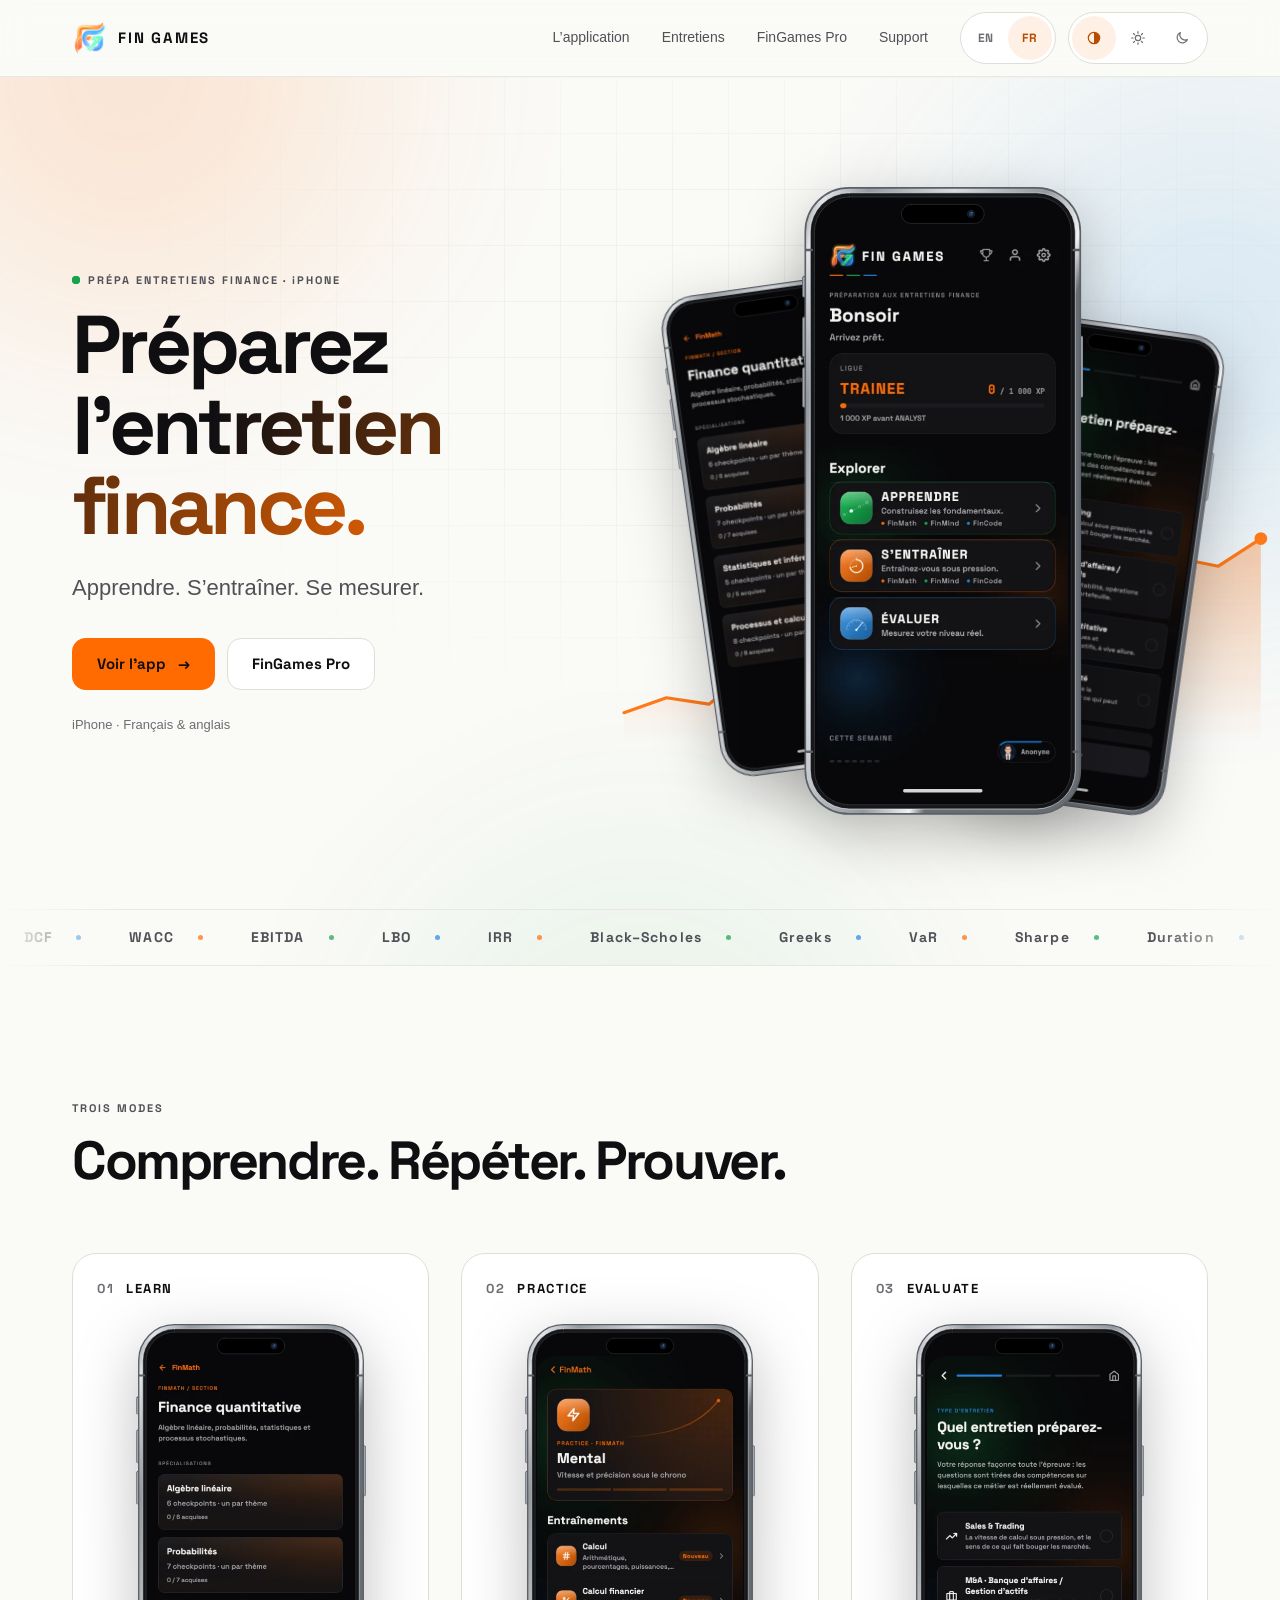
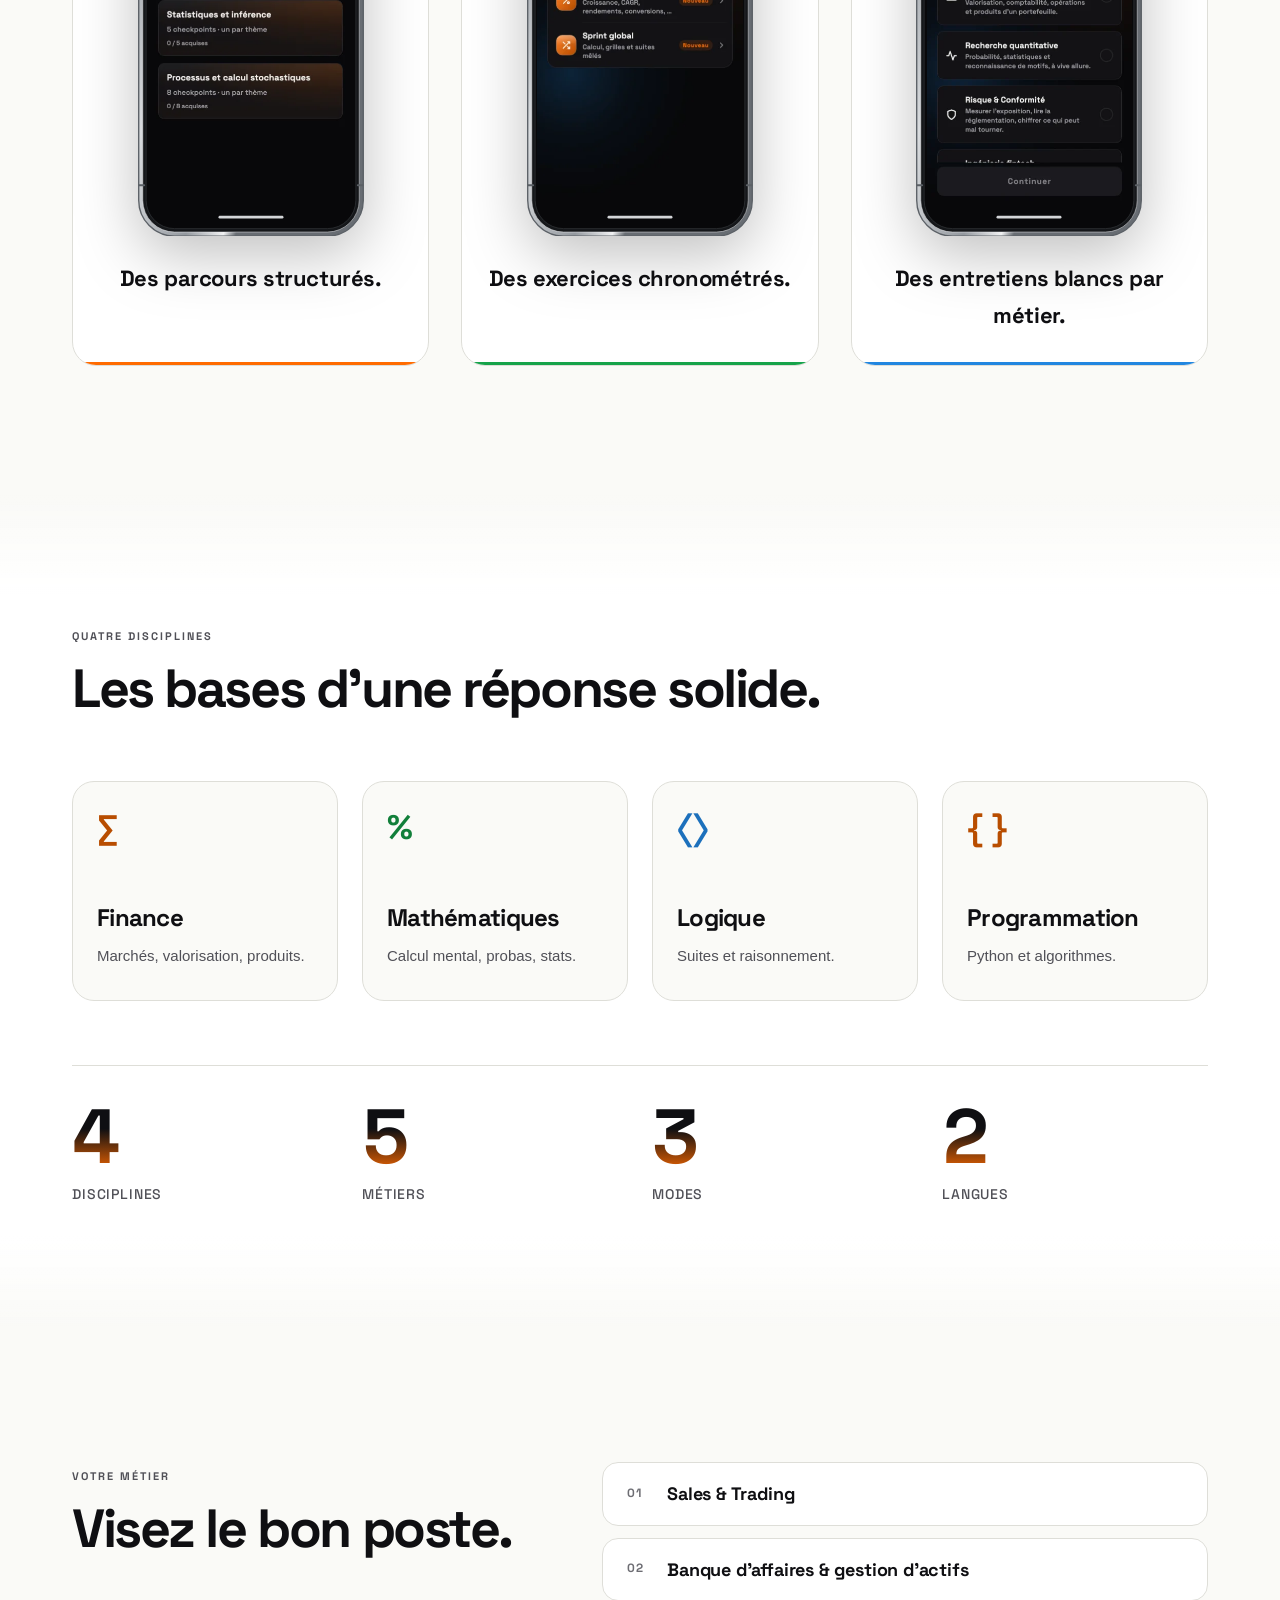
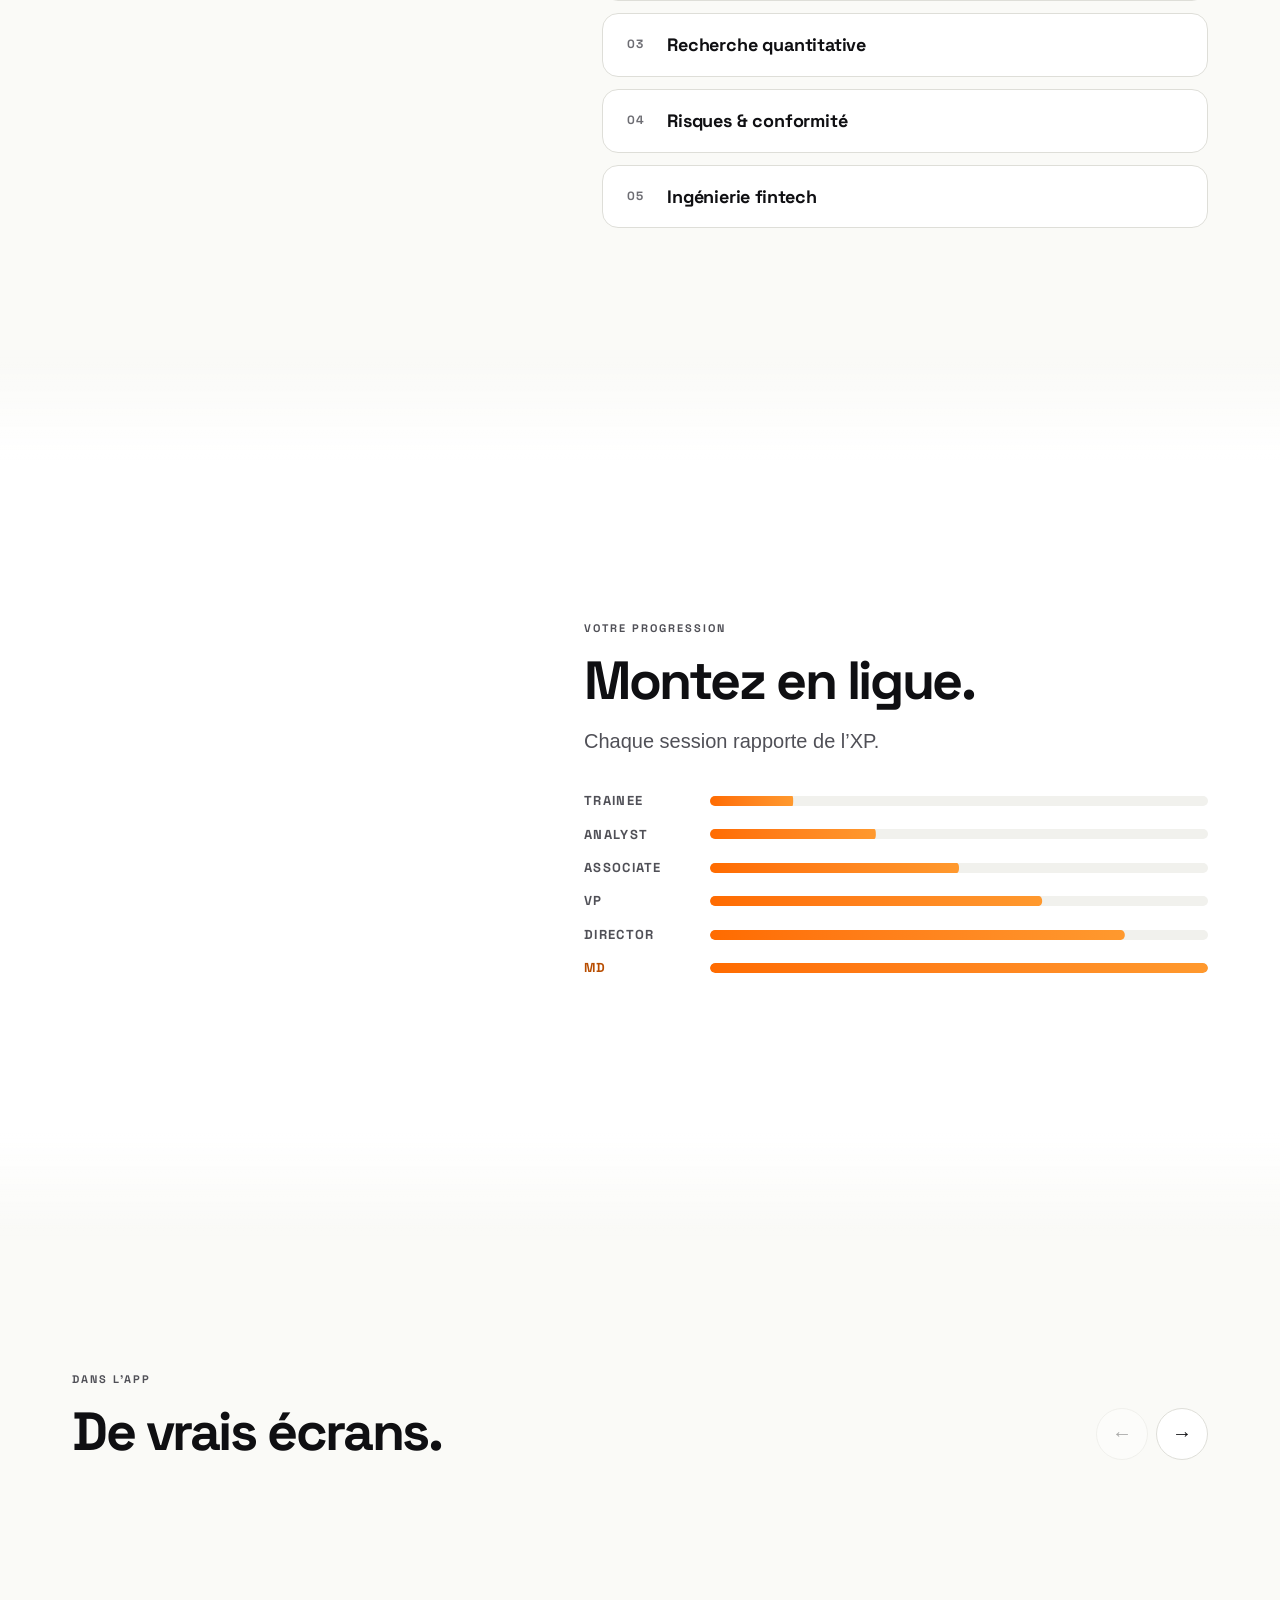
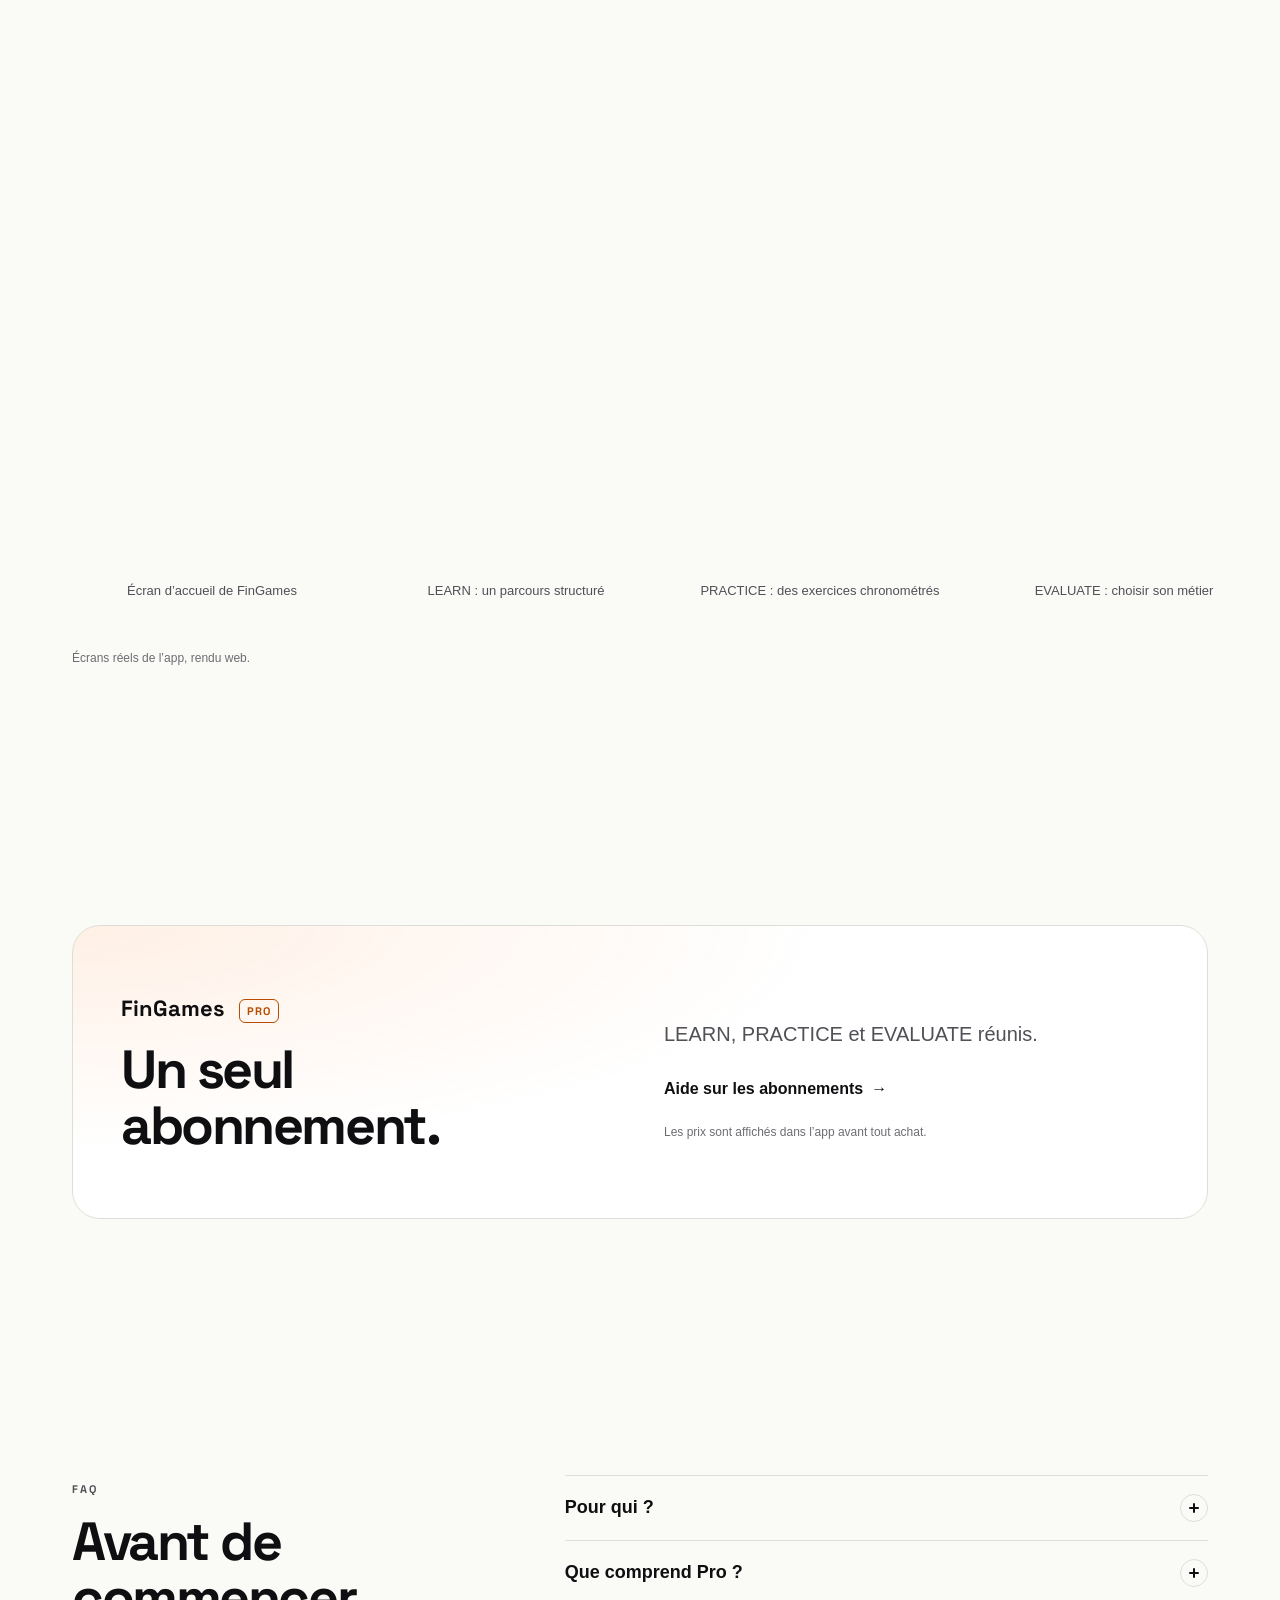
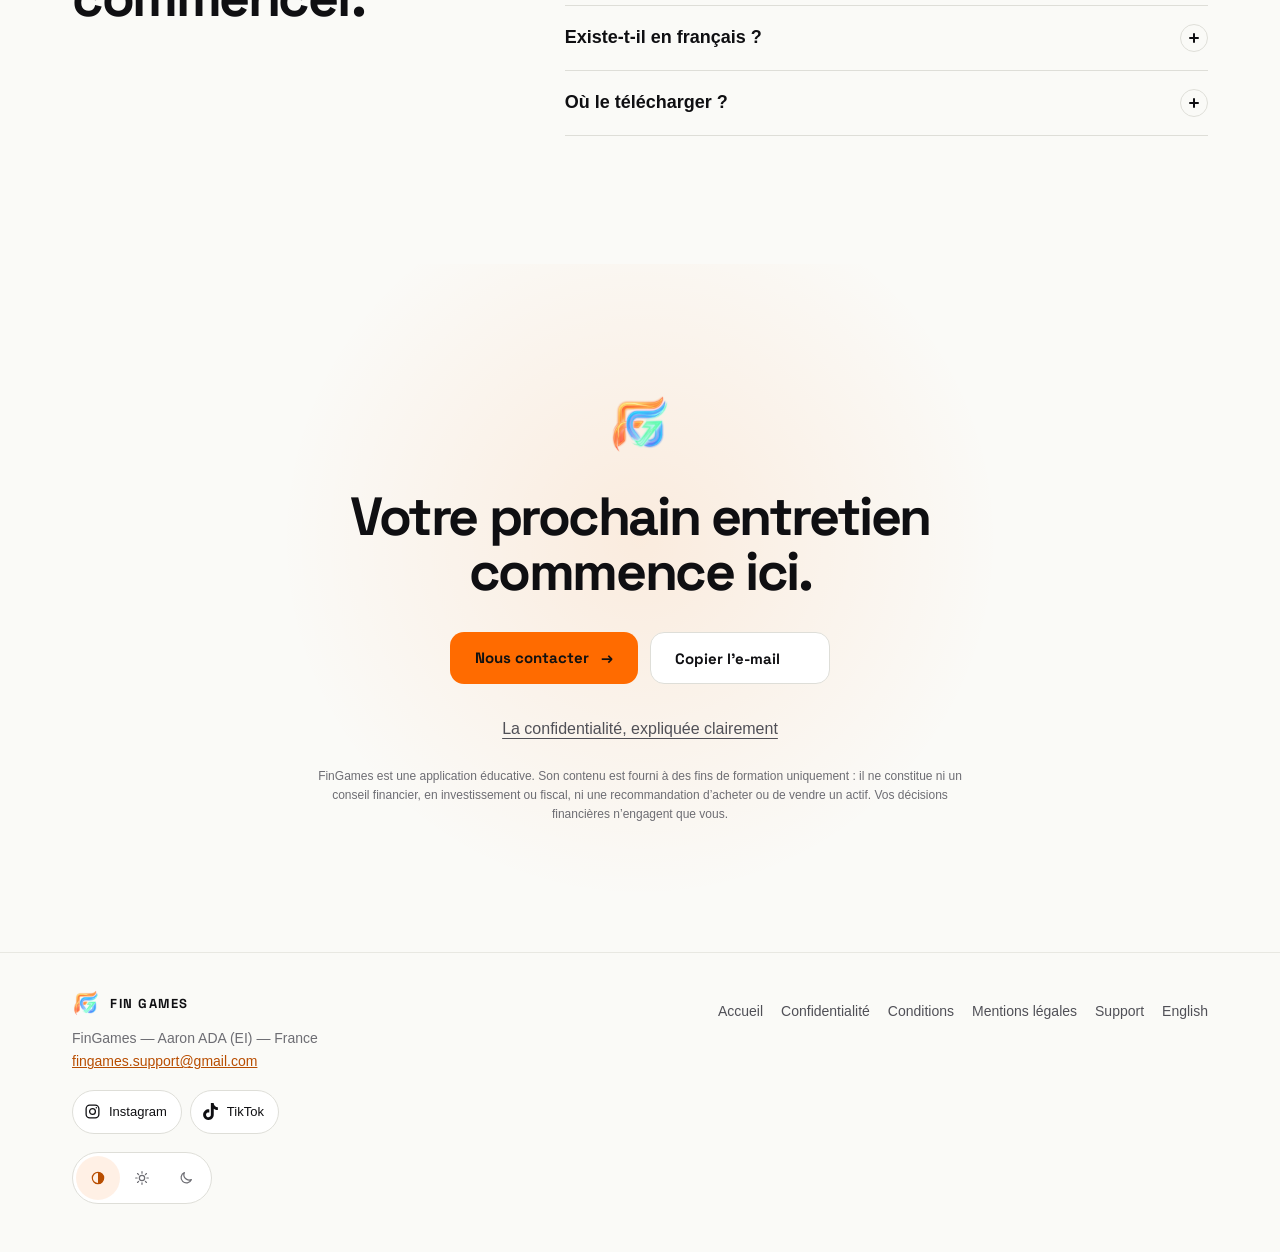
<file: index.fr.html>
<!doctype html>
<html lang="fr">
<head>
<meta charset="utf-8">
<meta name="viewport" content="width=device-width, initial-scale=1, viewport-fit=cover">
<title>FinGames — Préparez vos entretiens en finance</title>
<meta name="description" content="Préparez vos entretiens en finance sur iPhone avec FinGames : finance, mathématiques, logique et programmation, entraînement et évaluations chronométrées.">
<link rel="canonical" href="https://fingames.app/index.fr.html">
<link rel="alternate" hreflang="en" href="https://fingames.app/">
<link rel="alternate" hreflang="fr" href="https://fingames.app/index.fr.html">
<link rel="alternate" hreflang="x-default" href="https://fingames.app/">
<meta name="theme-color" content="#08080A" media="(prefers-color-scheme: dark)">
<meta name="theme-color" content="#FAFAF7" media="(prefers-color-scheme: light)">
<meta property="og:type" content="website">
<meta property="og:site_name" content="FIN GAMES">
<meta property="og:url" content="https://fingames.app/index.fr.html">
<meta property="og:title" content="FinGames — Préparez vos entretiens en finance">
<meta property="og:description" content="Préparez vos entretiens en finance sur iPhone avec FinGames : finance, mathématiques, logique et programmation, entraînement et évaluations chronométrées.">
<meta property="og:locale" content="fr_FR">
<meta property="og:locale:alternate" content="en_US">
<meta property="og:image" content="https://fingames.app/assets/og-image.fr.png">
<meta property="og:image:width" content="1200">
<meta property="og:image:height" content="630">
<meta property="og:image:alt" content="FIN GAMES — préparation aux entretiens finance sur iPhone">
<meta name="twitter:card" content="summary_large_image">
<meta name="twitter:title" content="FinGames — Préparez vos entretiens en finance">
<meta name="twitter:description" content="Préparez vos entretiens en finance sur iPhone avec FinGames : finance, mathématiques, logique et programmation, entraînement et évaluations chronométrées.">
<meta name="twitter:image" content="https://fingames.app/assets/og-image.fr.png">
<meta name="twitter:image:alt" content="FIN GAMES — préparation aux entretiens finance sur iPhone">
<link rel="icon" type="image/png" href="assets/favicon.png">
<link rel="apple-touch-icon" href="assets/apple-touch-icon.png">
<script type="application/ld+json">{"@context":"https://schema.org","@type":"Organization","name":"FinGames","url":"https://fingames.app/","logo":"https://fingames.app/assets/logo.png","email":"fingames.support@gmail.com","sameAs":["https://www.instagram.com/financegames_/","https://www.tiktok.com/@financegames"]}</script><script type="application/ld+json">{"@context":"https://schema.org","@type":"SoftwareApplication","name":"FinGames","operatingSystem":"iOS","applicationCategory":"EducationalApplication","inLanguage":["en","fr"],"url":"https://fingames.app/index.fr.html","description":"Préparez vos entretiens en finance sur iPhone avec FinGames : finance, mathématiques, logique et programmation, entraînement et évaluations chronométrées.","image":"https://fingames.app/assets/og-image.fr.png","featureList":["Finance","Mathematics","Logic","Programming","LEARN","PRACTICE","EVALUATE"]}</script>
<script>(function(){var d=document.documentElement;d.classList.add("js");try{var t=localStorage.getItem("fg-theme");if(t==="light"||t==="dark")d.setAttribute("data-theme",t)}catch(e){}})();</script>
<link rel="stylesheet" href="assets/site.css?v=motion-1">
</head>
<body>
<a class="skip" href="#main">Aller au contenu</a>
<header class="top"><div class="wrap">
  <a class="brand" href="index.fr.html"><img src="assets/logo.png" alt="" width="36" height="36"><span class="word">FIN GAMES</span></a>
  <nav class="menu" id="product-menu" aria-label="Accueil"><a href="#method">L’application</a><a href="#interviews">Entretiens</a><a href="#pro">FinGames Pro</a><a href="support.fr.html">Support</a></nav>
  <div class="tools">
    <button class="menu-toggle" type="button" aria-expanded="false" aria-controls="product-menu">Menu</button>
    <nav class="seg" aria-label="Langue"><a href="index.html" hreflang="en" lang="en">EN</a><a href="index.fr.html" hreflang="fr" lang="fr" aria-current="true">FR</a></nav>
    <div class="seg theme" role="group" aria-label="Thème"><button type="button" data-set-theme="system" aria-pressed="false" title="Système" aria-label="Thème : Système"><svg viewBox="0 0 24 24" aria-hidden="true"><circle cx="12" cy="12" r="8.5"/><path d="M12 3.5a8.5 8.5 0 0 1 0 17z" fill="currentColor" stroke="none"/></svg></button><button type="button" data-set-theme="light" aria-pressed="false" title="Clair" aria-label="Thème : Clair"><svg viewBox="0 0 24 24" aria-hidden="true"><circle cx="12" cy="12" r="4"/><path d="M12 2.5v2.2M12 19.3v2.2M2.5 12h2.2M19.3 12h2.2M5.3 5.3l1.6 1.6M17.1 17.1l1.6 1.6M5.3 18.7l1.6-1.6M17.1 6.9l1.6-1.6"/></svg></button><button type="button" data-set-theme="dark" aria-pressed="false" title="Sombre" aria-label="Thème : Sombre"><svg viewBox="0 0 24 24" aria-hidden="true"><path d="M20 14.5A8 8 0 0 1 9.5 4a8 8 0 1 0 10.5 10.5z"/></svg></button></div>
  </div>
</div></header>
<main id="main">
<section class="hero" data-hero>
  <div class="hero-aura" aria-hidden="true"><i></i><i></i><i></i></div>
  <div class="wrap hero-grid">
    <div class="hero-copy">
      <p class="eyebrow" data-reveal style="--i:0"><span class="live-dot" aria-hidden="true"></span>PRÉPA ENTRETIENS FINANCE · iPHONE</p>
      <h1 data-reveal style="--i:1">Préparez<br><em>l’entretien finance.</em></h1>
      <p class="hero-lead" data-reveal style="--i:2">Apprendre. S’entraîner. Se mesurer.</p>
      <div class="hero-actions" data-reveal style="--i:3">
        <a class="btn btn-primary" href="https://apps.apple.com/fr/app/fingames/id6816743731" data-fallback="#modes">Voir l’app<span class="btn-arrow" aria-hidden="true">→</span></a>
        <a class="btn btn-ghost" href="#pro">FinGames Pro</a>
      </div>
      <p class="availability" data-reveal style="--i:4">iPhone · Français & anglais</p>
    </div>
    <div class="hero-stage">
      <svg class="market-line" viewBox="0 0 600 220" aria-hidden="true" focusable="false">
        <defs><linearGradient id="mk-fr" x1="0" x2="0" y1="0" y2="1"><stop offset="0" stop-color="var(--accent)" stop-opacity=".35"/><stop offset="1" stop-color="var(--accent)" stop-opacity="0"/></linearGradient></defs>
        <path class="mk-area" d="M0 190 L40 176 L80 182 L120 150 L160 158 L200 128 L240 136 L280 104 L320 116 L360 86 L400 94 L440 64 L480 72 L520 44 L560 52 L600 26 L600 220 L0 220 Z" fill="url(#mk-fr)"/>
        <path class="mk-path" d="M0 190 L40 176 L80 182 L120 150 L160 158 L200 128 L240 136 L280 104 L320 116 L360 86 L400 94 L440 64 L480 72 L520 44 L560 52 L600 26"/>
        <rect class="mk-cover" x="0" y="0" width="600" height="220"/>
        <circle class="mk-dot" cx="600" cy="26" r="6"/>
      </svg>
      <figure class="hero-phone side left" data-depth="0.6"><span class="iphone-frame"><svg class="iphone-hardware" viewBox="0 0 340 758" fill="none" xmlns="http://www.w3.org/2000/svg" aria-hidden="true" focusable="false">
<defs><linearGradient id="titanium-fr-learn-1" x1="0" y1="0" x2="340" y2="100" gradientUnits="userSpaceOnUse"><stop stop-color="#777b80"/><stop offset=".08" stop-color="#e3e5e8"/><stop offset=".22" stop-color="#969ba1"/><stop offset=".5" stop-color="#d9dcdf"/><stop offset=".8" stop-color="#94999f"/><stop offset=".95" stop-color="#f0f1f2"/><stop offset="1" stop-color="#686d73"/></linearGradient></defs>
<g fill="#a3a8ae" stroke="#555b62"><rect x="0.5" y="108" width="5" height="25" rx="2"/><rect x="0.5" y="157" width="5" height="48" rx="2"/><rect x="0.5" y="218" width="5" height="48" rx="2"/><rect x="334.5" y="180" width="5" height="74" rx="2"/></g>
<rect x="4" y="1" width="332" height="756" rx="53" fill="url(#titanium-fr-learn-1)" stroke="#5b6066" stroke-width="2"/>
<rect x="10" y="7" width="320" height="744" rx="47" fill="#15171a" stroke="#f0f1f2" stroke-opacity=".7"/>
<rect x="15" y="12" width="310" height="734" rx="42" fill="#08080a" stroke="#34373b"/>
<path d="M5 76h7M328 76h7M5 682h7M328 682h7" stroke="#5b6066" stroke-width="3"/>
<rect x="120" y="21" width="100" height="23" rx="11.5" fill="#000" stroke="#282b30"/>
<circle cx="204" cy="32.5" r="5" fill="#111b2d"/><circle cx="204" cy="32.5" r="2.5" fill="#243c58"/><circle cx="205" cy="31" r="1" fill="#5d7593"/>
<rect x="122" y="727" width="96" height="4" rx="2" fill="#d3d5d8"/>
</svg>
<span class="screen" data-screen><img src="assets/current/fr-learn-800.webp" srcset="assets/current/fr-learn-400.webp 400w, assets/current/fr-learn-800.webp 800w" sizes="(max-width: 700px) 62vw, 300px" width="804" height="1748" alt="LEARN : un parcours structuré" loading="lazy" decoding="async"><span class="screen-error" role="img" aria-label="Écran indisponible">Écran indisponible</span></span></span></figure>
      <figure class="hero-phone main" data-depth="1"><span class="iphone-frame"><svg class="iphone-hardware" viewBox="0 0 340 758" fill="none" xmlns="http://www.w3.org/2000/svg" aria-hidden="true" focusable="false">
<defs><linearGradient id="titanium-fr-home-2" x1="0" y1="0" x2="340" y2="100" gradientUnits="userSpaceOnUse"><stop stop-color="#777b80"/><stop offset=".08" stop-color="#e3e5e8"/><stop offset=".22" stop-color="#969ba1"/><stop offset=".5" stop-color="#d9dcdf"/><stop offset=".8" stop-color="#94999f"/><stop offset=".95" stop-color="#f0f1f2"/><stop offset="1" stop-color="#686d73"/></linearGradient></defs>
<g fill="#a3a8ae" stroke="#555b62"><rect x="0.5" y="108" width="5" height="25" rx="2"/><rect x="0.5" y="157" width="5" height="48" rx="2"/><rect x="0.5" y="218" width="5" height="48" rx="2"/><rect x="334.5" y="180" width="5" height="74" rx="2"/></g>
<rect x="4" y="1" width="332" height="756" rx="53" fill="url(#titanium-fr-home-2)" stroke="#5b6066" stroke-width="2"/>
<rect x="10" y="7" width="320" height="744" rx="47" fill="#15171a" stroke="#f0f1f2" stroke-opacity=".7"/>
<rect x="15" y="12" width="310" height="734" rx="42" fill="#08080a" stroke="#34373b"/>
<path d="M5 76h7M328 76h7M5 682h7M328 682h7" stroke="#5b6066" stroke-width="3"/>
<rect x="120" y="21" width="100" height="23" rx="11.5" fill="#000" stroke="#282b30"/>
<circle cx="204" cy="32.5" r="5" fill="#111b2d"/><circle cx="204" cy="32.5" r="2.5" fill="#243c58"/><circle cx="205" cy="31" r="1" fill="#5d7593"/>
<rect x="122" y="727" width="96" height="4" rx="2" fill="#d3d5d8"/>
</svg>
<span class="screen" data-screen><img src="assets/current/fr-home-800.webp" srcset="assets/current/fr-home-400.webp 400w, assets/current/fr-home-800.webp 800w" sizes="(max-width: 700px) 62vw, 300px" width="804" height="1748" alt="Écran d’accueil de FinGames" fetchpriority="high" decoding="async"><span class="screen-error" role="img" aria-label="Écran indisponible">Écran indisponible</span></span></span></figure>
      <figure class="hero-phone side right" data-depth="0.6"><span class="iphone-frame"><svg class="iphone-hardware" viewBox="0 0 340 758" fill="none" xmlns="http://www.w3.org/2000/svg" aria-hidden="true" focusable="false">
<defs><linearGradient id="titanium-fr-evaluate-3" x1="0" y1="0" x2="340" y2="100" gradientUnits="userSpaceOnUse"><stop stop-color="#777b80"/><stop offset=".08" stop-color="#e3e5e8"/><stop offset=".22" stop-color="#969ba1"/><stop offset=".5" stop-color="#d9dcdf"/><stop offset=".8" stop-color="#94999f"/><stop offset=".95" stop-color="#f0f1f2"/><stop offset="1" stop-color="#686d73"/></linearGradient></defs>
<g fill="#a3a8ae" stroke="#555b62"><rect x="0.5" y="108" width="5" height="25" rx="2"/><rect x="0.5" y="157" width="5" height="48" rx="2"/><rect x="0.5" y="218" width="5" height="48" rx="2"/><rect x="334.5" y="180" width="5" height="74" rx="2"/></g>
<rect x="4" y="1" width="332" height="756" rx="53" fill="url(#titanium-fr-evaluate-3)" stroke="#5b6066" stroke-width="2"/>
<rect x="10" y="7" width="320" height="744" rx="47" fill="#15171a" stroke="#f0f1f2" stroke-opacity=".7"/>
<rect x="15" y="12" width="310" height="734" rx="42" fill="#08080a" stroke="#34373b"/>
<path d="M5 76h7M328 76h7M5 682h7M328 682h7" stroke="#5b6066" stroke-width="3"/>
<rect x="120" y="21" width="100" height="23" rx="11.5" fill="#000" stroke="#282b30"/>
<circle cx="204" cy="32.5" r="5" fill="#111b2d"/><circle cx="204" cy="32.5" r="2.5" fill="#243c58"/><circle cx="205" cy="31" r="1" fill="#5d7593"/>
<rect x="122" y="727" width="96" height="4" rx="2" fill="#d3d5d8"/>
</svg>
<span class="screen" data-screen><img src="assets/current/fr-evaluate-800.webp" srcset="assets/current/fr-evaluate-400.webp 400w, assets/current/fr-evaluate-800.webp 800w" sizes="(max-width: 700px) 62vw, 300px" width="804" height="1748" alt="EVALUATE : choisir son métier" loading="lazy" decoding="async"><span class="screen-error" role="img" aria-label="Écran indisponible">Écran indisponible</span></span></span></figure>
    </div>
  </div>
  <div class="tape" aria-label="Notions couvertes"><ul class="tape-track" data-loop><li>DCF</li><li>WACC</li><li>EBITDA</li><li>LBO</li><li>IRR</li><li>Black–Scholes</li><li>Greeks</li><li>VaR</li><li>Sharpe</li><li>Duration</li><li>Convexity</li><li>Bayes</li><li>Monte Carlo</li><li>Python</li><li>SQL</li><li aria-hidden="true">DCF</li><li aria-hidden="true">WACC</li><li aria-hidden="true">EBITDA</li><li aria-hidden="true">LBO</li><li aria-hidden="true">IRR</li><li aria-hidden="true">Black–Scholes</li><li aria-hidden="true">Greeks</li><li aria-hidden="true">VaR</li><li aria-hidden="true">Sharpe</li><li aria-hidden="true">Duration</li><li aria-hidden="true">Convexity</li><li aria-hidden="true">Bayes</li><li aria-hidden="true">Monte Carlo</li><li aria-hidden="true">Python</li><li aria-hidden="true">SQL</li></ul></div>
</section>

<section class="block" id="modes"><div class="wrap">
  <header class="block-head"><p class="eyebrow" data-reveal style="--i:0">TROIS MODES</p><h2 data-reveal style="--i:1">Comprendre. Répéter. Prouver.</h2></header>
  <div class="modes"><article class="mode mode-0" data-reveal style="--i:2">
      <p class="mode-label"><span>01</span>LEARN</p>
      <figure class="mode-phone"><span class="iphone-frame"><svg class="iphone-hardware" viewBox="0 0 340 758" fill="none" xmlns="http://www.w3.org/2000/svg" aria-hidden="true" focusable="false">
<defs><linearGradient id="titanium-fr-learn-4" x1="0" y1="0" x2="340" y2="100" gradientUnits="userSpaceOnUse"><stop stop-color="#777b80"/><stop offset=".08" stop-color="#e3e5e8"/><stop offset=".22" stop-color="#969ba1"/><stop offset=".5" stop-color="#d9dcdf"/><stop offset=".8" stop-color="#94999f"/><stop offset=".95" stop-color="#f0f1f2"/><stop offset="1" stop-color="#686d73"/></linearGradient></defs>
<g fill="#a3a8ae" stroke="#555b62"><rect x="0.5" y="108" width="5" height="25" rx="2"/><rect x="0.5" y="157" width="5" height="48" rx="2"/><rect x="0.5" y="218" width="5" height="48" rx="2"/><rect x="334.5" y="180" width="5" height="74" rx="2"/></g>
<rect x="4" y="1" width="332" height="756" rx="53" fill="url(#titanium-fr-learn-4)" stroke="#5b6066" stroke-width="2"/>
<rect x="10" y="7" width="320" height="744" rx="47" fill="#15171a" stroke="#f0f1f2" stroke-opacity=".7"/>
<rect x="15" y="12" width="310" height="734" rx="42" fill="#08080a" stroke="#34373b"/>
<path d="M5 76h7M328 76h7M5 682h7M328 682h7" stroke="#5b6066" stroke-width="3"/>
<rect x="120" y="21" width="100" height="23" rx="11.5" fill="#000" stroke="#282b30"/>
<circle cx="204" cy="32.5" r="5" fill="#111b2d"/><circle cx="204" cy="32.5" r="2.5" fill="#243c58"/><circle cx="205" cy="31" r="1" fill="#5d7593"/>
<rect x="122" y="727" width="96" height="4" rx="2" fill="#d3d5d8"/>
</svg>
<span class="screen" data-screen><img src="assets/current/fr-learn-800.webp" srcset="assets/current/fr-learn-400.webp 400w, assets/current/fr-learn-800.webp 800w" sizes="(max-width: 700px) 62vw, 300px" width="804" height="1748" alt="LEARN : un parcours structuré" loading="lazy" decoding="async"><span class="screen-error" role="img" aria-label="Écran indisponible">Écran indisponible</span></span></span></figure>
      <h3>Des parcours structurés.</h3></article><article class="mode mode-1" data-reveal style="--i:3">
      <p class="mode-label"><span>02</span>PRACTICE</p>
      <figure class="mode-phone"><span class="iphone-frame"><svg class="iphone-hardware" viewBox="0 0 340 758" fill="none" xmlns="http://www.w3.org/2000/svg" aria-hidden="true" focusable="false">
<defs><linearGradient id="titanium-fr-practice-5" x1="0" y1="0" x2="340" y2="100" gradientUnits="userSpaceOnUse"><stop stop-color="#777b80"/><stop offset=".08" stop-color="#e3e5e8"/><stop offset=".22" stop-color="#969ba1"/><stop offset=".5" stop-color="#d9dcdf"/><stop offset=".8" stop-color="#94999f"/><stop offset=".95" stop-color="#f0f1f2"/><stop offset="1" stop-color="#686d73"/></linearGradient></defs>
<g fill="#a3a8ae" stroke="#555b62"><rect x="0.5" y="108" width="5" height="25" rx="2"/><rect x="0.5" y="157" width="5" height="48" rx="2"/><rect x="0.5" y="218" width="5" height="48" rx="2"/><rect x="334.5" y="180" width="5" height="74" rx="2"/></g>
<rect x="4" y="1" width="332" height="756" rx="53" fill="url(#titanium-fr-practice-5)" stroke="#5b6066" stroke-width="2"/>
<rect x="10" y="7" width="320" height="744" rx="47" fill="#15171a" stroke="#f0f1f2" stroke-opacity=".7"/>
<rect x="15" y="12" width="310" height="734" rx="42" fill="#08080a" stroke="#34373b"/>
<path d="M5 76h7M328 76h7M5 682h7M328 682h7" stroke="#5b6066" stroke-width="3"/>
<rect x="120" y="21" width="100" height="23" rx="11.5" fill="#000" stroke="#282b30"/>
<circle cx="204" cy="32.5" r="5" fill="#111b2d"/><circle cx="204" cy="32.5" r="2.5" fill="#243c58"/><circle cx="205" cy="31" r="1" fill="#5d7593"/>
<rect x="122" y="727" width="96" height="4" rx="2" fill="#d3d5d8"/>
</svg>
<span class="screen" data-screen><img src="assets/current/fr-practice-800.webp" srcset="assets/current/fr-practice-400.webp 400w, assets/current/fr-practice-800.webp 800w" sizes="(max-width: 700px) 62vw, 300px" width="804" height="1748" alt="PRACTICE : des exercices chronométrés" loading="lazy" decoding="async"><span class="screen-error" role="img" aria-label="Écran indisponible">Écran indisponible</span></span></span></figure>
      <h3>Des exercices chronométrés.</h3></article><article class="mode mode-2" data-reveal style="--i:4">
      <p class="mode-label"><span>03</span>EVALUATE</p>
      <figure class="mode-phone"><span class="iphone-frame"><svg class="iphone-hardware" viewBox="0 0 340 758" fill="none" xmlns="http://www.w3.org/2000/svg" aria-hidden="true" focusable="false">
<defs><linearGradient id="titanium-fr-evaluate-6" x1="0" y1="0" x2="340" y2="100" gradientUnits="userSpaceOnUse"><stop stop-color="#777b80"/><stop offset=".08" stop-color="#e3e5e8"/><stop offset=".22" stop-color="#969ba1"/><stop offset=".5" stop-color="#d9dcdf"/><stop offset=".8" stop-color="#94999f"/><stop offset=".95" stop-color="#f0f1f2"/><stop offset="1" stop-color="#686d73"/></linearGradient></defs>
<g fill="#a3a8ae" stroke="#555b62"><rect x="0.5" y="108" width="5" height="25" rx="2"/><rect x="0.5" y="157" width="5" height="48" rx="2"/><rect x="0.5" y="218" width="5" height="48" rx="2"/><rect x="334.5" y="180" width="5" height="74" rx="2"/></g>
<rect x="4" y="1" width="332" height="756" rx="53" fill="url(#titanium-fr-evaluate-6)" stroke="#5b6066" stroke-width="2"/>
<rect x="10" y="7" width="320" height="744" rx="47" fill="#15171a" stroke="#f0f1f2" stroke-opacity=".7"/>
<rect x="15" y="12" width="310" height="734" rx="42" fill="#08080a" stroke="#34373b"/>
<path d="M5 76h7M328 76h7M5 682h7M328 682h7" stroke="#5b6066" stroke-width="3"/>
<rect x="120" y="21" width="100" height="23" rx="11.5" fill="#000" stroke="#282b30"/>
<circle cx="204" cy="32.5" r="5" fill="#111b2d"/><circle cx="204" cy="32.5" r="2.5" fill="#243c58"/><circle cx="205" cy="31" r="1" fill="#5d7593"/>
<rect x="122" y="727" width="96" height="4" rx="2" fill="#d3d5d8"/>
</svg>
<span class="screen" data-screen><img src="assets/current/fr-evaluate-800.webp" srcset="assets/current/fr-evaluate-400.webp 400w, assets/current/fr-evaluate-800.webp 800w" sizes="(max-width: 700px) 62vw, 300px" width="804" height="1748" alt="EVALUATE : choisir son métier" loading="lazy" decoding="async"><span class="screen-error" role="img" aria-label="Écran indisponible">Écran indisponible</span></span></span></figure>
      <h3>Des entretiens blancs par métier.</h3></article></div>
</div></section>

<section class="block block-alt" id="subjects"><div class="wrap">
  <header class="block-head"><p class="eyebrow" data-reveal style="--i:0">QUATRE DISCIPLINES</p><h2 data-reveal style="--i:1">Les bases d’une réponse solide.</h2></header>
  <div class="tiles"><article class="tile" data-tilt data-reveal style="--i:2"><span class="tile-glow" aria-hidden="true"></span><span class="tile-glyph" aria-hidden="true">∑</span><h3>Finance</h3><p>Marchés, valorisation, produits.</p></article><article class="tile" data-tilt data-reveal style="--i:3"><span class="tile-glow" aria-hidden="true"></span><span class="tile-glyph" aria-hidden="true">%</span><h3>Mathématiques</h3><p>Calcul mental, probas, stats.</p></article><article class="tile" data-tilt data-reveal style="--i:4"><span class="tile-glow" aria-hidden="true"></span><span class="tile-glyph" aria-hidden="true">⟨⟩</span><h3>Logique</h3><p>Suites et raisonnement.</p></article><article class="tile" data-tilt data-reveal style="--i:5"><span class="tile-glow" aria-hidden="true"></span><span class="tile-glyph" aria-hidden="true">{ }</span><h3>Programmation</h3><p>Python et algorithmes.</p></article></div>
  <dl class="figures"><div data-reveal style="--i:0"><dt><span class="count" data-count="4">4</span></dt><dd>disciplines</dd></div><div data-reveal style="--i:1"><dt><span class="count" data-count="5">5</span></dt><dd>métiers</dd></div><div data-reveal style="--i:2"><dt><span class="count" data-count="3">3</span></dt><dd>modes</dd></div><div data-reveal style="--i:3"><dt><span class="count" data-count="2">2</span></dt><dd>langues</dd></div></dl>
</div></section>

<section class="block" id="interviews"><div class="wrap desks-grid">
  <header class="block-head"><p class="eyebrow" data-reveal style="--i:0">VOTRE MÉTIER</p><h2 data-reveal style="--i:1">Visez le bon poste.</h2></header>
  <ul class="desks"><li data-reveal style="--i:2"><span>01</span>Sales & Trading</li><li data-reveal style="--i:3"><span>02</span>Banque d’affaires & gestion d’actifs</li><li data-reveal style="--i:4"><span>03</span>Recherche quantitative</li><li data-reveal style="--i:5"><span>04</span>Risques & conformité</li><li data-reveal style="--i:6"><span>05</span>Ingénierie fintech</li></ul>
</div></section>

<section class="block block-alt" id="progress"><div class="wrap leagues-grid">
  <figure class="leagues-phone" data-reveal style="--i:0"><span class="iphone-frame"><svg class="iphone-hardware" viewBox="0 0 340 758" fill="none" xmlns="http://www.w3.org/2000/svg" aria-hidden="true" focusable="false">
<defs><linearGradient id="titanium-fr-profile-7" x1="0" y1="0" x2="340" y2="100" gradientUnits="userSpaceOnUse"><stop stop-color="#777b80"/><stop offset=".08" stop-color="#e3e5e8"/><stop offset=".22" stop-color="#969ba1"/><stop offset=".5" stop-color="#d9dcdf"/><stop offset=".8" stop-color="#94999f"/><stop offset=".95" stop-color="#f0f1f2"/><stop offset="1" stop-color="#686d73"/></linearGradient></defs>
<g fill="#a3a8ae" stroke="#555b62"><rect x="0.5" y="108" width="5" height="25" rx="2"/><rect x="0.5" y="157" width="5" height="48" rx="2"/><rect x="0.5" y="218" width="5" height="48" rx="2"/><rect x="334.5" y="180" width="5" height="74" rx="2"/></g>
<rect x="4" y="1" width="332" height="756" rx="53" fill="url(#titanium-fr-profile-7)" stroke="#5b6066" stroke-width="2"/>
<rect x="10" y="7" width="320" height="744" rx="47" fill="#15171a" stroke="#f0f1f2" stroke-opacity=".7"/>
<rect x="15" y="12" width="310" height="734" rx="42" fill="#08080a" stroke="#34373b"/>
<path d="M5 76h7M328 76h7M5 682h7M328 682h7" stroke="#5b6066" stroke-width="3"/>
<rect x="120" y="21" width="100" height="23" rx="11.5" fill="#000" stroke="#282b30"/>
<circle cx="204" cy="32.5" r="5" fill="#111b2d"/><circle cx="204" cy="32.5" r="2.5" fill="#243c58"/><circle cx="205" cy="31" r="1" fill="#5d7593"/>
<rect x="122" y="727" width="96" height="4" rx="2" fill="#d3d5d8"/>
</svg>
<span class="screen" data-screen><img src="assets/current/fr-profile-800.webp" srcset="assets/current/fr-profile-400.webp 400w, assets/current/fr-profile-800.webp 800w" sizes="(max-width: 700px) 62vw, 300px" width="804" height="1748" alt="Profil : XP et ligue" loading="lazy" decoding="async"><span class="screen-error" role="img" aria-label="Écran indisponible">Écran indisponible</span></span></span></figure>
  <div>
    <p class="eyebrow" data-reveal style="--i:1">VOTRE PROGRESSION</p>
    <h2 data-reveal style="--i:2">Montez en ligue.</h2>
    <p class="block-lead" data-reveal style="--i:3">Chaque session rapporte de l’XP.</p>
    <ol class="ladder" aria-label="Montez en ligue."><li data-reveal style="--i:4"><span class="rung-name">TRAINEE</span><span class="rung" aria-hidden="true"><i style="--fill:0.167"></i></span></li><li data-reveal style="--i:5"><span class="rung-name">ANALYST</span><span class="rung" aria-hidden="true"><i style="--fill:0.333"></i></span></li><li data-reveal style="--i:6"><span class="rung-name">ASSOCIATE</span><span class="rung" aria-hidden="true"><i style="--fill:0.500"></i></span></li><li data-reveal style="--i:7"><span class="rung-name">VP</span><span class="rung" aria-hidden="true"><i style="--fill:0.667"></i></span></li><li data-reveal style="--i:8"><span class="rung-name">DIRECTOR</span><span class="rung" aria-hidden="true"><i style="--fill:0.833"></i></span></li><li data-reveal style="--i:9"><span class="rung-name">MD</span><span class="rung" aria-hidden="true"><i style="--fill:1.000"></i></span></li></ol>
  </div>
</div></section>

<section class="block" id="gallery"><div class="wrap">
  <header class="block-head gallery-head"><div><p class="eyebrow" data-reveal style="--i:0">DANS L’APP</p><h2 data-reveal style="--i:1">De vrais écrans.</h2></div>
    <div class="gallery-nav" data-reveal style="--i:2"><button type="button" class="round" data-gallery="prev" aria-label="Écran précédent" disabled>←</button><button type="button" class="round" data-gallery="next" aria-label="Écran suivant">→</button></div></header>
</div>
  <ul class="gallery" data-gallery-track tabindex="0" aria-label="DANS L’APP"><li data-reveal style="--i:0"><figure><span class="iphone-frame"><svg class="iphone-hardware" viewBox="0 0 340 758" fill="none" xmlns="http://www.w3.org/2000/svg" aria-hidden="true" focusable="false">
<defs><linearGradient id="titanium-fr-home-8" x1="0" y1="0" x2="340" y2="100" gradientUnits="userSpaceOnUse"><stop stop-color="#777b80"/><stop offset=".08" stop-color="#e3e5e8"/><stop offset=".22" stop-color="#969ba1"/><stop offset=".5" stop-color="#d9dcdf"/><stop offset=".8" stop-color="#94999f"/><stop offset=".95" stop-color="#f0f1f2"/><stop offset="1" stop-color="#686d73"/></linearGradient></defs>
<g fill="#a3a8ae" stroke="#555b62"><rect x="0.5" y="108" width="5" height="25" rx="2"/><rect x="0.5" y="157" width="5" height="48" rx="2"/><rect x="0.5" y="218" width="5" height="48" rx="2"/><rect x="334.5" y="180" width="5" height="74" rx="2"/></g>
<rect x="4" y="1" width="332" height="756" rx="53" fill="url(#titanium-fr-home-8)" stroke="#5b6066" stroke-width="2"/>
<rect x="10" y="7" width="320" height="744" rx="47" fill="#15171a" stroke="#f0f1f2" stroke-opacity=".7"/>
<rect x="15" y="12" width="310" height="734" rx="42" fill="#08080a" stroke="#34373b"/>
<path d="M5 76h7M328 76h7M5 682h7M328 682h7" stroke="#5b6066" stroke-width="3"/>
<rect x="120" y="21" width="100" height="23" rx="11.5" fill="#000" stroke="#282b30"/>
<circle cx="204" cy="32.5" r="5" fill="#111b2d"/><circle cx="204" cy="32.5" r="2.5" fill="#243c58"/><circle cx="205" cy="31" r="1" fill="#5d7593"/>
<rect x="122" y="727" width="96" height="4" rx="2" fill="#d3d5d8"/>
</svg>
<span class="screen" data-screen><img src="assets/current/fr-home-800.webp" srcset="assets/current/fr-home-400.webp 400w, assets/current/fr-home-800.webp 800w" sizes="(max-width: 700px) 62vw, 300px" width="804" height="1748" alt="Écran d’accueil de FinGames" loading="lazy" decoding="async"><span class="screen-error" role="img" aria-label="Écran indisponible">Écran indisponible</span></span></span><figcaption>Écran d’accueil de FinGames</figcaption></figure></li><li data-reveal style="--i:1"><figure><span class="iphone-frame"><svg class="iphone-hardware" viewBox="0 0 340 758" fill="none" xmlns="http://www.w3.org/2000/svg" aria-hidden="true" focusable="false">
<defs><linearGradient id="titanium-fr-learn-9" x1="0" y1="0" x2="340" y2="100" gradientUnits="userSpaceOnUse"><stop stop-color="#777b80"/><stop offset=".08" stop-color="#e3e5e8"/><stop offset=".22" stop-color="#969ba1"/><stop offset=".5" stop-color="#d9dcdf"/><stop offset=".8" stop-color="#94999f"/><stop offset=".95" stop-color="#f0f1f2"/><stop offset="1" stop-color="#686d73"/></linearGradient></defs>
<g fill="#a3a8ae" stroke="#555b62"><rect x="0.5" y="108" width="5" height="25" rx="2"/><rect x="0.5" y="157" width="5" height="48" rx="2"/><rect x="0.5" y="218" width="5" height="48" rx="2"/><rect x="334.5" y="180" width="5" height="74" rx="2"/></g>
<rect x="4" y="1" width="332" height="756" rx="53" fill="url(#titanium-fr-learn-9)" stroke="#5b6066" stroke-width="2"/>
<rect x="10" y="7" width="320" height="744" rx="47" fill="#15171a" stroke="#f0f1f2" stroke-opacity=".7"/>
<rect x="15" y="12" width="310" height="734" rx="42" fill="#08080a" stroke="#34373b"/>
<path d="M5 76h7M328 76h7M5 682h7M328 682h7" stroke="#5b6066" stroke-width="3"/>
<rect x="120" y="21" width="100" height="23" rx="11.5" fill="#000" stroke="#282b30"/>
<circle cx="204" cy="32.5" r="5" fill="#111b2d"/><circle cx="204" cy="32.5" r="2.5" fill="#243c58"/><circle cx="205" cy="31" r="1" fill="#5d7593"/>
<rect x="122" y="727" width="96" height="4" rx="2" fill="#d3d5d8"/>
</svg>
<span class="screen" data-screen><img src="assets/current/fr-learn-800.webp" srcset="assets/current/fr-learn-400.webp 400w, assets/current/fr-learn-800.webp 800w" sizes="(max-width: 700px) 62vw, 300px" width="804" height="1748" alt="LEARN : un parcours structuré" loading="lazy" decoding="async"><span class="screen-error" role="img" aria-label="Écran indisponible">Écran indisponible</span></span></span><figcaption>LEARN : un parcours structuré</figcaption></figure></li><li data-reveal style="--i:2"><figure><span class="iphone-frame"><svg class="iphone-hardware" viewBox="0 0 340 758" fill="none" xmlns="http://www.w3.org/2000/svg" aria-hidden="true" focusable="false">
<defs><linearGradient id="titanium-fr-practice-10" x1="0" y1="0" x2="340" y2="100" gradientUnits="userSpaceOnUse"><stop stop-color="#777b80"/><stop offset=".08" stop-color="#e3e5e8"/><stop offset=".22" stop-color="#969ba1"/><stop offset=".5" stop-color="#d9dcdf"/><stop offset=".8" stop-color="#94999f"/><stop offset=".95" stop-color="#f0f1f2"/><stop offset="1" stop-color="#686d73"/></linearGradient></defs>
<g fill="#a3a8ae" stroke="#555b62"><rect x="0.5" y="108" width="5" height="25" rx="2"/><rect x="0.5" y="157" width="5" height="48" rx="2"/><rect x="0.5" y="218" width="5" height="48" rx="2"/><rect x="334.5" y="180" width="5" height="74" rx="2"/></g>
<rect x="4" y="1" width="332" height="756" rx="53" fill="url(#titanium-fr-practice-10)" stroke="#5b6066" stroke-width="2"/>
<rect x="10" y="7" width="320" height="744" rx="47" fill="#15171a" stroke="#f0f1f2" stroke-opacity=".7"/>
<rect x="15" y="12" width="310" height="734" rx="42" fill="#08080a" stroke="#34373b"/>
<path d="M5 76h7M328 76h7M5 682h7M328 682h7" stroke="#5b6066" stroke-width="3"/>
<rect x="120" y="21" width="100" height="23" rx="11.5" fill="#000" stroke="#282b30"/>
<circle cx="204" cy="32.5" r="5" fill="#111b2d"/><circle cx="204" cy="32.5" r="2.5" fill="#243c58"/><circle cx="205" cy="31" r="1" fill="#5d7593"/>
<rect x="122" y="727" width="96" height="4" rx="2" fill="#d3d5d8"/>
</svg>
<span class="screen" data-screen><img src="assets/current/fr-practice-800.webp" srcset="assets/current/fr-practice-400.webp 400w, assets/current/fr-practice-800.webp 800w" sizes="(max-width: 700px) 62vw, 300px" width="804" height="1748" alt="PRACTICE : des exercices chronométrés" loading="lazy" decoding="async"><span class="screen-error" role="img" aria-label="Écran indisponible">Écran indisponible</span></span></span><figcaption>PRACTICE : des exercices chronométrés</figcaption></figure></li><li data-reveal style="--i:3"><figure><span class="iphone-frame"><svg class="iphone-hardware" viewBox="0 0 340 758" fill="none" xmlns="http://www.w3.org/2000/svg" aria-hidden="true" focusable="false">
<defs><linearGradient id="titanium-fr-evaluate-11" x1="0" y1="0" x2="340" y2="100" gradientUnits="userSpaceOnUse"><stop stop-color="#777b80"/><stop offset=".08" stop-color="#e3e5e8"/><stop offset=".22" stop-color="#969ba1"/><stop offset=".5" stop-color="#d9dcdf"/><stop offset=".8" stop-color="#94999f"/><stop offset=".95" stop-color="#f0f1f2"/><stop offset="1" stop-color="#686d73"/></linearGradient></defs>
<g fill="#a3a8ae" stroke="#555b62"><rect x="0.5" y="108" width="5" height="25" rx="2"/><rect x="0.5" y="157" width="5" height="48" rx="2"/><rect x="0.5" y="218" width="5" height="48" rx="2"/><rect x="334.5" y="180" width="5" height="74" rx="2"/></g>
<rect x="4" y="1" width="332" height="756" rx="53" fill="url(#titanium-fr-evaluate-11)" stroke="#5b6066" stroke-width="2"/>
<rect x="10" y="7" width="320" height="744" rx="47" fill="#15171a" stroke="#f0f1f2" stroke-opacity=".7"/>
<rect x="15" y="12" width="310" height="734" rx="42" fill="#08080a" stroke="#34373b"/>
<path d="M5 76h7M328 76h7M5 682h7M328 682h7" stroke="#5b6066" stroke-width="3"/>
<rect x="120" y="21" width="100" height="23" rx="11.5" fill="#000" stroke="#282b30"/>
<circle cx="204" cy="32.5" r="5" fill="#111b2d"/><circle cx="204" cy="32.5" r="2.5" fill="#243c58"/><circle cx="205" cy="31" r="1" fill="#5d7593"/>
<rect x="122" y="727" width="96" height="4" rx="2" fill="#d3d5d8"/>
</svg>
<span class="screen" data-screen><img src="assets/current/fr-evaluate-800.webp" srcset="assets/current/fr-evaluate-400.webp 400w, assets/current/fr-evaluate-800.webp 800w" sizes="(max-width: 700px) 62vw, 300px" width="804" height="1748" alt="EVALUATE : choisir son métier" loading="lazy" decoding="async"><span class="screen-error" role="img" aria-label="Écran indisponible">Écran indisponible</span></span></span><figcaption>EVALUATE : choisir son métier</figcaption></figure></li><li data-reveal style="--i:4"><figure><span class="iphone-frame"><svg class="iphone-hardware" viewBox="0 0 340 758" fill="none" xmlns="http://www.w3.org/2000/svg" aria-hidden="true" focusable="false">
<defs><linearGradient id="titanium-fr-profile-12" x1="0" y1="0" x2="340" y2="100" gradientUnits="userSpaceOnUse"><stop stop-color="#777b80"/><stop offset=".08" stop-color="#e3e5e8"/><stop offset=".22" stop-color="#969ba1"/><stop offset=".5" stop-color="#d9dcdf"/><stop offset=".8" stop-color="#94999f"/><stop offset=".95" stop-color="#f0f1f2"/><stop offset="1" stop-color="#686d73"/></linearGradient></defs>
<g fill="#a3a8ae" stroke="#555b62"><rect x="0.5" y="108" width="5" height="25" rx="2"/><rect x="0.5" y="157" width="5" height="48" rx="2"/><rect x="0.5" y="218" width="5" height="48" rx="2"/><rect x="334.5" y="180" width="5" height="74" rx="2"/></g>
<rect x="4" y="1" width="332" height="756" rx="53" fill="url(#titanium-fr-profile-12)" stroke="#5b6066" stroke-width="2"/>
<rect x="10" y="7" width="320" height="744" rx="47" fill="#15171a" stroke="#f0f1f2" stroke-opacity=".7"/>
<rect x="15" y="12" width="310" height="734" rx="42" fill="#08080a" stroke="#34373b"/>
<path d="M5 76h7M328 76h7M5 682h7M328 682h7" stroke="#5b6066" stroke-width="3"/>
<rect x="120" y="21" width="100" height="23" rx="11.5" fill="#000" stroke="#282b30"/>
<circle cx="204" cy="32.5" r="5" fill="#111b2d"/><circle cx="204" cy="32.5" r="2.5" fill="#243c58"/><circle cx="205" cy="31" r="1" fill="#5d7593"/>
<rect x="122" y="727" width="96" height="4" rx="2" fill="#d3d5d8"/>
</svg>
<span class="screen" data-screen><img src="assets/current/fr-profile-800.webp" srcset="assets/current/fr-profile-400.webp 400w, assets/current/fr-profile-800.webp 800w" sizes="(max-width: 700px) 62vw, 300px" width="804" height="1748" alt="Profil : XP et ligue" loading="lazy" decoding="async"><span class="screen-error" role="img" aria-label="Écran indisponible">Écran indisponible</span></span></span><figcaption>Profil : XP et ligue</figcaption></figure></li></ul>
  <p class="wrap capture-note">Écrans réels de l’app, rendu web.</p>
</section>

<section class="block" id="pro"><div class="wrap">
  <div class="pro" data-reveal style="--i:0">
    <span class="pro-sheen" aria-hidden="true"></span>
    <div><p class="pro-brand">FinGames <span>PRO</span></p><h2>Un seul abonnement.</h2></div>
    <div><p class="block-lead">LEARN, PRACTICE et EVALUATE réunis.</p><a class="link-arrow" href="support.fr.html">Aide sur les abonnements<span aria-hidden="true">→</span></a><p class="fine">Les prix sont affichés dans l’app avant tout achat.</p></div>
  </div>
</div></section>

<section class="block" id="faq"><div class="wrap faq-grid">
  <header class="block-head"><p class="eyebrow" data-reveal style="--i:0">FAQ</p><h2 data-reveal style="--i:1">Avant de commencer.</h2></header>
  <div class="faq"><details data-reveal style="--i:2"><summary>Pour qui ?<span class="chev" aria-hidden="true"></span></summary><p>Étudiants et professionnels qui préparent des entretiens techniques en finance.</p></details><details data-reveal style="--i:3"><summary>Que comprend Pro ?<span class="chev" aria-hidden="true"></span></summary><p>Parcours, entraînement et évaluations. Mensuel ou annuel, via l’App Store.</p></details><details data-reveal style="--i:4"><summary>Existe-t-il en français ?<span class="chev" aria-hidden="true"></span></summary><p>Oui — français et anglais, thèmes clair et sombre.</p></details><details data-reveal style="--i:5"><summary>Où le télécharger ?<span class="chev" aria-hidden="true"></span></summary><p>Le lien App Store apparaîtra ici une fois confirmé.</p></details></div>
</div></section>

<section class="closing"><div class="wrap">
  <img class="closing-logo" src="assets/logo.png" width="64" height="64" alt="" loading="lazy" data-reveal style="--i:0">
  <h2 data-reveal style="--i:1">Votre prochain entretien<br>commence ici.</h2>
  <div class="closing-actions" data-reveal style="--i:2">
    <a class="btn btn-primary" href="support.fr.html">Nous contacter<span class="btn-arrow" aria-hidden="true">→</span></a>
    <button type="button" class="btn btn-ghost copy" data-copy="fingames.support@gmail.com" data-copied="Copié" data-failed="Échec de la copie — utilisez le lien"><span class="copy-label">Copier l’e-mail</span><span class="copy-tick" aria-hidden="true">✓</span></button>
  </div>
  <p class="copy-status" role="status" aria-live="polite"></p>
  <p class="privacy-line" data-reveal style="--i:3"><a href="privacy.fr.html">La confidentialité, expliquée clairement</a></p>
  <p class="fine">FinGames est une application éducative. Son contenu est fourni à des fins de formation uniquement : il ne constitue ni un conseil financier, en investissement ou fiscal, ni une recommandation d’acheter ou de vendre un actif. Vos décisions financières n’engagent que vous.</p>
</div></section>
</main>
<footer class="foot"><div class="wrap">
  <div>
    <a class="brand" href="index.fr.html"><img src="assets/logo.png" alt="" width="28" height="28"><span class="word">FIN GAMES</span></a>
    <p>FinGames — Aaron ADA (EI) — France<br>
    <a href="mailto:fingames.support@gmail.com">fingames.support@gmail.com</a></p>
    <ul class="social"><li><a href="https://www.instagram.com/financegames_/" target="_blank" rel="noopener noreferrer" aria-label="Instagram @financegames_ (s’ouvre dans un nouvel onglet)"><svg viewBox="0 0 24 24" aria-hidden="true"><rect x="3" y="3" width="18" height="18" rx="5.2"/><circle cx="12" cy="12" r="4.1"/><circle cx="17.4" cy="6.6" r="1.1" fill="currentColor" stroke="none"/></svg><span><b>Instagram</b><em>@financegames_</em></span></a></li><li><a href="https://www.tiktok.com/@financegames" target="_blank" rel="noopener noreferrer" aria-label="TikTok @financegames (s’ouvre dans un nouvel onglet)"><svg viewBox="0 0 24 24" aria-hidden="true"><path fill="currentColor" stroke="none" d="M12.53.02C13.84 0 15.14.01 16.44 0c.08 1.53.63 3.09 1.75 4.17 1.12 1.11 2.7 1.62 4.24 1.79v4.03c-1.44-.05-2.89-.35-4.2-.97-.57-.26-1.1-.59-1.62-.93-.01 2.92.01 5.84-.02 8.75-.08 1.4-.54 2.79-1.35 3.94-1.31 1.92-3.58 3.17-5.91 3.21-1.43.08-2.86-.31-4.08-1.03-2.02-1.19-3.44-3.37-3.65-5.71-.02-.5-.03-1-.01-1.49.18-1.9 1.12-3.72 2.58-4.96 1.66-1.44 3.98-2.13 6.15-1.72.02 1.48-.04 2.96-.04 4.44-.99-.32-2.15-.23-3.02.37-.63.41-1.11 1.04-1.36 1.75-.21.51-.15 1.07-.14 1.61.24 1.64 1.82 3.02 3.5 2.87 1.12-.01 2.19-.66 2.77-1.61.19-.33.4-.67.41-1.06.1-1.79.06-3.57.07-5.36.01-4.03-.01-8.05.02-12.07z"/></svg><span><b>TikTok</b><em>@financegames</em></span></a></li></ul>
    <div class="seg theme footer-theme" role="group" aria-label="Thème"><button type="button" data-set-theme="system" aria-pressed="false" aria-label="Thème : Système"><svg viewBox="0 0 24 24" aria-hidden="true"><circle cx="12" cy="12" r="8.5"/><path d="M12 3.5a8.5 8.5 0 0 1 0 17z" fill="currentColor" stroke="none"/></svg></button><button type="button" data-set-theme="light" aria-pressed="false" aria-label="Thème : Clair"><svg viewBox="0 0 24 24" aria-hidden="true"><circle cx="12" cy="12" r="4"/><path d="M12 2.5v2.2M12 19.3v2.2M2.5 12h2.2M19.3 12h2.2M5.3 5.3l1.6 1.6M17.1 17.1l1.6 1.6M5.3 18.7l1.6-1.6M17.1 6.9l1.6-1.6"/></svg></button><button type="button" data-set-theme="dark" aria-pressed="false" aria-label="Thème : Sombre"><svg viewBox="0 0 24 24" aria-hidden="true"><path d="M20 14.5A8 8 0 0 1 9.5 4a8 8 0 1 0 10.5 10.5z"/></svg></button></div>
  </div>
  <nav aria-label="Documents"><a href="index.fr.html">Accueil</a><a href="privacy.fr.html">Confidentialité</a><a href="terms.fr.html">Conditions</a><a href="legal.fr.html">Mentions légales</a><a href="support.fr.html">Support</a><a href="index.html" hreflang="en" lang="en">English</a></nav>
</div></footer>
<script>(function(){var d=document.documentElement,b=document.querySelectorAll("[data-set-theme]");function sync(){var c=d.getAttribute("data-theme")||"system";for(var i=0;i<b.length;i++)b[i].setAttribute("aria-pressed",String(b[i].getAttribute("data-set-theme")===c))}for(var i=0;i<b.length;i++)b[i].addEventListener("click",function(){var v=this.getAttribute("data-set-theme");if(v==="system")d.removeAttribute("data-theme");else d.setAttribute("data-theme",v);try{if(v==="system")localStorage.removeItem("fg-theme");else localStorage.setItem("fg-theme",v)}catch(e){}sync()});sync();var toggle=document.querySelector('.menu-toggle'),menu=document.getElementById('product-menu');function close(){menu.classList.remove('is-open');toggle.setAttribute('aria-expanded','false')}toggle.addEventListener('click',function(){var open=toggle.getAttribute('aria-expanded')!=='true';toggle.setAttribute('aria-expanded',String(open));menu.classList.toggle('is-open',open)});menu.addEventListener('click',function(e){if(e.target.closest('a'))close()});document.addEventListener('keydown',function(e){if(e.key==='Escape'&&toggle.getAttribute('aria-expanded')==='true'){close();toggle.focus()}})})();</script>
<script>(() => {
  const d = document.documentElement;
  const reduce = matchMedia('(prefers-reduced-motion: reduce)').matches;
  const finePointer = matchMedia('(hover: hover) and (pointer: fine)').matches;

  /* 1 · Reveal on scroll, with the stagger index set in the markup (--i). */
  const items = document.querySelectorAll('[data-reveal], .doc-section, .doc h1, .toc');
  if (reduce || !('IntersectionObserver' in window)) {
    items.forEach((el) => el.classList.add('is-in'));
  } else {
    d.classList.add('motion');
    const io = new IntersectionObserver(
      (entries) => {
        for (const e of entries)
          if (e.isIntersecting) {
            e.target.classList.add('is-in');
            io.unobserve(e.target);
          }
      },
      { rootMargin: '0px 0px -8% 0px', threshold: 0.12 },
    );
    items.forEach((el) => io.observe(el));
    // The hero choreography (phones rise, market line draws) starts after the first paint.
    setTimeout(() => document.querySelectorAll('.hero-stage').forEach((s) => s.classList.add('is-ready')), 60);
  }

  /* 2 · Pause decorative loops while offscreen. */
  if ('IntersectionObserver' in window) {
    const live = new IntersectionObserver((entries) => {
      for (const e of entries) e.target.classList.toggle('is-paused', !e.isIntersecting);
    });
    document.querySelectorAll('[data-hero], .tape').forEach((el) => live.observe(el));
  }

  /* 3 · Phone screens: skeleton → fade-in, or a clear fallback on error. */
  document.querySelectorAll('[data-screen]').forEach((screen) => {
    const img = screen.querySelector('img');
    if (!img) return;
    const done = () => screen.classList.add('is-loaded');
    const fail = () => screen.classList.add('is-error');
    if (img.complete) (img.naturalWidth ? done : fail)();
    else {
      img.addEventListener('load', done, { once: true });
      img.addEventListener('error', fail, { once: true });
    }
  });

  /* 4 · Hero depth: phones follow the pointer (desktop) and drift on scroll. */
  const hero = document.querySelector('[data-hero]');
  if (hero && !reduce) {
    const phones = [...hero.querySelectorAll('[data-depth]')];
    let tx = 0,
      ty = 0,
      cx = 0,
      cy = 0,
      sy = 0,
      raf = 0;
    const frame = () => {
      raf = 0;
      cx += (tx - cx) * 0.08;
      cy += (ty - cy) * 0.08;
      for (const p of phones) {
        const k = Number(p.getAttribute('data-depth'));
        p.style.setProperty('--px', `${(cx * 14 * k).toFixed(2)}px`);
        p.style.setProperty('--py', `${(cy * 10 * k - sy * 0.12 * k).toFixed(2)}px`);
      }
      if (Math.abs(tx - cx) > 0.001 || Math.abs(ty - cy) > 0.001) raf = requestAnimationFrame(frame);
    };
    const kick = () => {
      if (!raf) raf = requestAnimationFrame(frame);
    };
    if (finePointer)
      hero.addEventListener('pointermove', (e) => {
        const r = hero.getBoundingClientRect();
        tx = (e.clientX - r.left) / r.width - 0.5;
        ty = (e.clientY - r.top) / r.height - 0.5;
        kick();
      });
    hero.addEventListener('pointerleave', () => {
      tx = ty = 0;
      kick();
    });
    addEventListener(
      'scroll',
      () => {
        sy = Math.min(scrollY, 600);
        kick();
      },
      { passive: true },
    );
  }

  /* 5 · Tilt + spotlight on discipline tiles (precise pointers only: no sticky hover). */
  if (finePointer && !reduce)
    document.querySelectorAll('[data-tilt]').forEach((tile) => {
      const el = tile               ;
      el.addEventListener('pointermove', (e) => {
        const r = el.getBoundingClientRect();
        const x = (e.clientX - r.left) / r.width;
        const y = (e.clientY - r.top) / r.height;
        el.style.setProperty('--rx', `${((0.5 - y) * 7).toFixed(2)}deg`);
        el.style.setProperty('--ry', `${((x - 0.5) * 9).toFixed(2)}deg`);
        el.style.setProperty('--gx', `${(x * 100).toFixed(1)}%`);
        el.style.setProperty('--gy', `${(y * 100).toFixed(1)}%`);
      });
      el.addEventListener('pointerleave', () => {
        el.style.setProperty('--rx', '0deg');
        el.style.setProperty('--ry', '0deg');
      });
    });

  /* 6 · Figures count up once, with an expo-out curve. */
  const counters = document.querySelectorAll('[data-count]');
  if (!reduce && 'IntersectionObserver' in window) {
    const co = new IntersectionObserver(
      (entries) => {
        for (const e of entries) {
          if (!e.isIntersecting) continue;
          co.unobserve(e.target);
          const el = e.target               ;
          const to = Number(el.getAttribute('data-count'));
          const t0 = performance.now();
          const step = (t        ) => {
            const p = Math.min(1, (t - t0) / 1100);
            el.textContent = String(Math.round(to * (1 - Math.pow(2, -10 * p))));
            if (p < 1) requestAnimationFrame(step);
            else el.textContent = String(to);
          };
          el.textContent = '0';
          requestAnimationFrame(step);
        }
      },
      { threshold: 0.6 },
    );
    counters.forEach((el) => co.observe(el));
  }

  /* 7 · Gallery: scroll-snap carousel with prev/next and accurate disabled states. */
  const track = document.querySelector('[data-gallery-track]')                      ;
  if (track) {
    const prev = document.querySelector('[data-gallery="prev"]')                     ;
    const next = document.querySelector('[data-gallery="next"]')                     ;
    const step = () => (track.querySelector('li')               ).getBoundingClientRect().width + 24;
    const sync = () => {
      prev.disabled = track.scrollLeft < 8;
      next.disabled = track.scrollLeft + track.clientWidth > track.scrollWidth - 8;
    };
    prev.addEventListener('click', () => track.scrollBy({ left: -step(), behavior: reduce ? 'auto' : 'smooth' }));
    next.addEventListener('click', () => track.scrollBy({ left: step(), behavior: reduce ? 'auto' : 'smooth' }));
    track.addEventListener('scroll', () => requestAnimationFrame(sync), { passive: true });
    addEventListener('resize', sync);
    sync();
  }

  /* 8 · Copy the support address: success and error states, announced politely. */
  document.querySelectorAll('[data-copy]').forEach((btn) => {
    const b = btn                     ;
    const label = b.querySelector('.copy-label')               ;
    const status = document.querySelector('.copy-status')                      ;
    const initial = label.textContent;
    let timer = 0;
    b.addEventListener('click', async () => {
      clearTimeout(timer);
      b.classList.remove('is-success', 'is-error');
      b.classList.add('is-loading');
      let ok = false;
      try {
        await navigator.clipboard.writeText(b.getAttribute('data-copy') || '');
        ok = true;
      } catch {
        ok = false;
      }
      b.classList.remove('is-loading');
      b.classList.add(ok ? 'is-success' : 'is-error');
      const msg = b.getAttribute(ok ? 'data-copied' : 'data-failed') || '';
      label.textContent = msg;
      if (status) status.textContent = msg;
      timer = window.setTimeout(() => {
        b.classList.remove('is-success', 'is-error');
        label.textContent = initial;
      }, 2400);
    });
  });

  /* 9 · Header gains depth once the page scrolls. */
  const top = document.querySelector('.top');
  if (top) {
    let ticking = false;
    const sync = () => {
      ticking = false;
      top.classList.toggle('is-scrolled', scrollY > 8);
    };
    addEventListener(
      'scroll',
      () => {
        if (!ticking) {
          ticking = true;
          requestAnimationFrame(sync);
        }
      },
      { passive: true },
    );
    sync();
  }

  /* 10 · App Store links: kept on Apple devices; elsewhere they stay on the site (data-fallback). */
  const apple = /iPhone|iPad|iPod|Macintosh/.test(navigator.userAgent);
  if (!apple) document.querySelectorAll                   ('a[data-fallback]').forEach((a) => (a.href = a.dataset.fallback ));
})();</script>
</body>
</html>
</file>
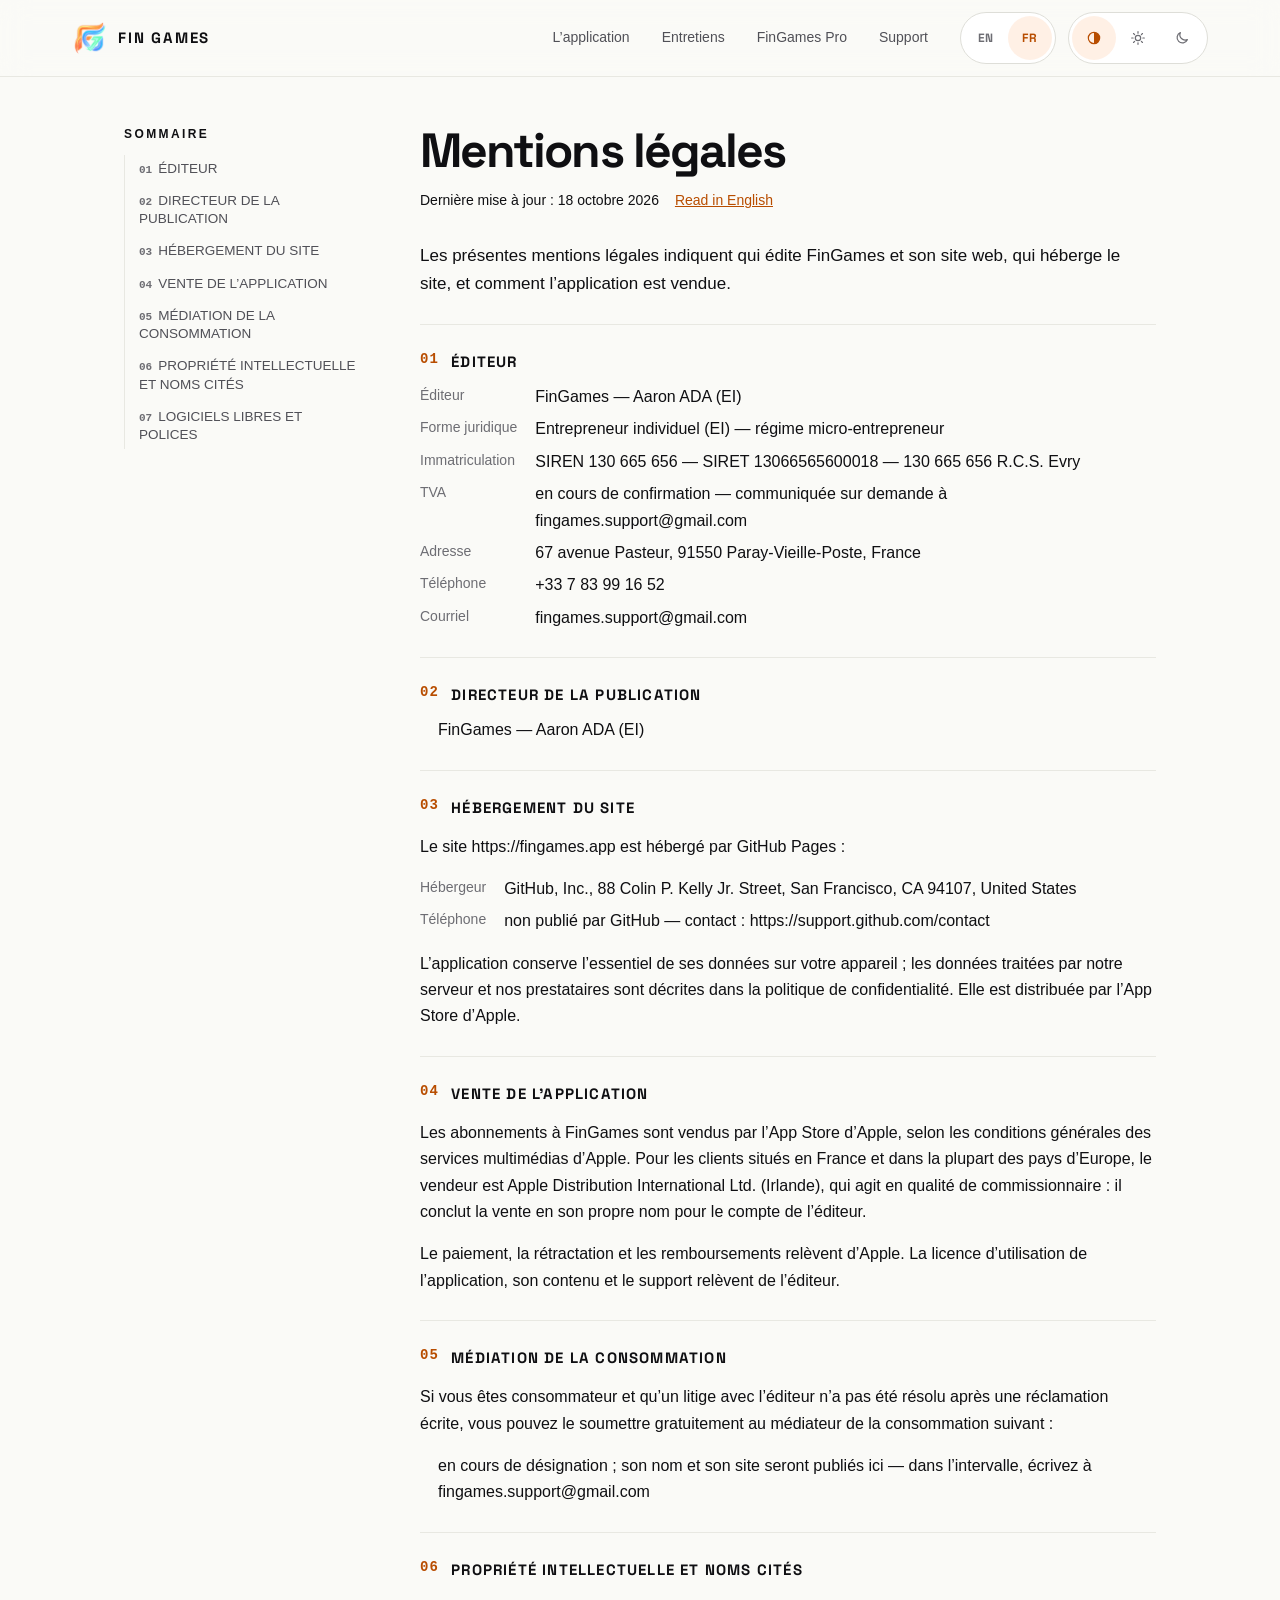
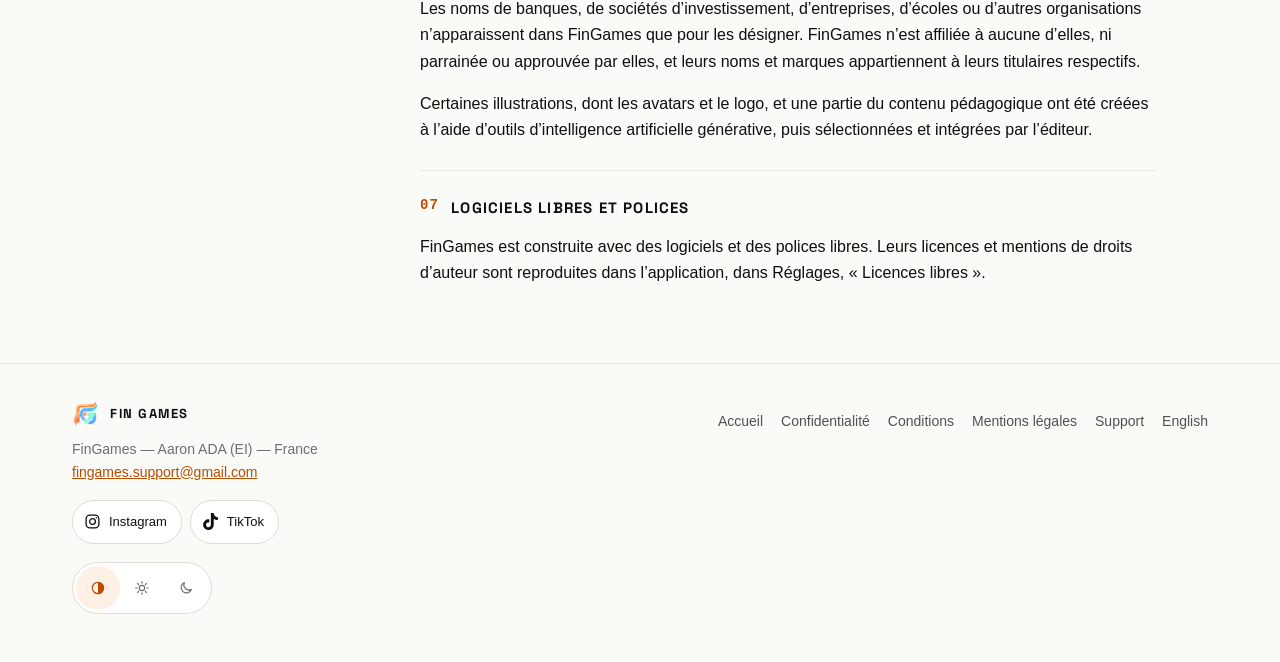
<file: legal.fr.html>
<!doctype html>
<html lang="fr">
<head>
<meta charset="utf-8">
<meta name="viewport" content="width=device-width, initial-scale=1, viewport-fit=cover">
<title>Mentions légales — FIN GAMES</title>
<meta name="description" content="Éditeur, hébergement et coordonnées de FinGames. Les informations légales de l’application de préparation aux entretiens en finance.">
<link rel="canonical" href="https://fingames.app/legal.fr.html">
<link rel="alternate" hreflang="en" href="https://fingames.app/legal.html">
<link rel="alternate" hreflang="fr" href="https://fingames.app/legal.fr.html">
<link rel="alternate" hreflang="x-default" href="https://fingames.app/legal.html">
<meta name="theme-color" content="#08080A" media="(prefers-color-scheme: dark)">
<meta name="theme-color" content="#FAFAF7" media="(prefers-color-scheme: light)">
<meta property="og:type" content="website">
<meta property="og:site_name" content="FIN GAMES">
<meta property="og:url" content="https://fingames.app/legal.fr.html">
<meta property="og:title" content="Mentions légales — FIN GAMES">
<meta property="og:description" content="Éditeur, hébergement et coordonnées de FinGames. Les informations légales de l’application de préparation aux entretiens en finance.">
<meta property="og:locale" content="fr_FR">
<meta property="og:locale:alternate" content="en_US">
<meta property="og:image" content="https://fingames.app/assets/og-image.fr.png">
<meta property="og:image:width" content="1200">
<meta property="og:image:height" content="630">
<meta property="og:image:alt" content="FIN GAMES — préparation aux entretiens finance sur iPhone">
<meta name="twitter:card" content="summary_large_image">
<meta name="twitter:title" content="Mentions légales — FIN GAMES">
<meta name="twitter:description" content="Éditeur, hébergement et coordonnées de FinGames. Les informations légales de l’application de préparation aux entretiens en finance.">
<meta name="twitter:image" content="https://fingames.app/assets/og-image.fr.png">
<meta name="twitter:image:alt" content="FIN GAMES — préparation aux entretiens finance sur iPhone">
<link rel="icon" type="image/png" href="assets/favicon.png">
<link rel="apple-touch-icon" href="assets/apple-touch-icon.png">

<script>(function(){var d=document.documentElement;d.classList.add("js");try{var t=localStorage.getItem("fg-theme");if(t==="light"||t==="dark")d.setAttribute("data-theme",t)}catch(e){}})();</script>
<link rel="stylesheet" href="assets/site.css?v=motion-1">
</head>
<body>
<a class="skip" href="#main">Aller au contenu</a>
<header class="top"><div class="wrap">
  <a class="brand" href="index.fr.html"><img src="assets/logo.png" alt="" width="36" height="36"><span class="word">FIN GAMES</span></a>
  <nav class="menu" id="product-menu" aria-label="Accueil"><a href="index.fr.html#method">L’application</a><a href="index.fr.html#interviews">Entretiens</a><a href="index.fr.html#pro">FinGames Pro</a><a href="support.fr.html">Support</a></nav>
  <div class="tools">
    <button class="menu-toggle" type="button" aria-expanded="false" aria-controls="product-menu">Menu</button>
    <nav class="seg" aria-label="Langue"><a href="legal.html" hreflang="en" lang="en">EN</a><a href="legal.fr.html" hreflang="fr" lang="fr" aria-current="true">FR</a></nav>
    <div class="seg theme" role="group" aria-label="Thème"><button type="button" data-set-theme="system" aria-pressed="false" title="Système" aria-label="Thème : Système"><svg viewBox="0 0 24 24" aria-hidden="true"><circle cx="12" cy="12" r="8.5"/><path d="M12 3.5a8.5 8.5 0 0 1 0 17z" fill="currentColor" stroke="none"/></svg></button><button type="button" data-set-theme="light" aria-pressed="false" title="Clair" aria-label="Thème : Clair"><svg viewBox="0 0 24 24" aria-hidden="true"><circle cx="12" cy="12" r="4"/><path d="M12 2.5v2.2M12 19.3v2.2M2.5 12h2.2M19.3 12h2.2M5.3 5.3l1.6 1.6M17.1 17.1l1.6 1.6M5.3 18.7l1.6-1.6M17.1 6.9l1.6-1.6"/></svg></button><button type="button" data-set-theme="dark" aria-pressed="false" title="Sombre" aria-label="Thème : Sombre"><svg viewBox="0 0 24 24" aria-hidden="true"><path d="M20 14.5A8 8 0 0 1 9.5 4a8 8 0 1 0 10.5 10.5z"/></svg></button></div>
  </div>
</div></header>
<main id="main">
<article class="doc"><div class="wrap">
  <nav class="toc" aria-label="Sommaire"><p>SOMMAIRE</p><ol><li><a href="#s01"><span class="n">01</span>ÉDITEUR</a></li><li><a href="#s02"><span class="n">02</span>DIRECTEUR DE LA PUBLICATION</a></li><li><a href="#s03"><span class="n">03</span>HÉBERGEMENT DU SITE</a></li><li><a href="#s04"><span class="n">04</span>VENTE DE L’APPLICATION</a></li><li><a href="#s05"><span class="n">05</span>MÉDIATION DE LA CONSOMMATION</a></li><li><a href="#s06"><span class="n">06</span>PROPRIÉTÉ INTELLECTUELLE ET NOMS CITÉS</a></li><li><a href="#s07"><span class="n">07</span>LOGICIELS LIBRES ET POLICES</a></li></ol></nav>
  <div>
    <h1>Mentions légales</h1>
    <p class="meta"><span>Dernière mise à jour : <span>18 octobre 2026</span></span>
    <a href="legal.html" hreflang="en" lang="en">Read in English</a></p>
    <div class="intro"><p>Les présentes mentions légales indiquent qui édite FinGames et son site web, qui héberge le site, et comment l’application est vendue.</p></div>
    <section class="doc-section" id="s01"><h2><span class="n">01</span>ÉDITEUR</h2><dl><dt>Éditeur</dt><dd>FinGames — Aaron ADA (EI)</dd><dt>Forme juridique</dt><dd>Entrepreneur individuel (EI) — régime micro-entrepreneur</dd><dt>Immatriculation</dt><dd>SIREN 130 665 656 — SIRET 13066565600018 — 130 665 656 R.C.S. Evry</dd><dt>TVA</dt><dd>en cours de confirmation — communiquée sur demande à fingames.support@gmail.com</dd><dt>Adresse</dt><dd>67 avenue Pasteur, 91550 Paray-Vieille-Poste, France</dd><dt>Téléphone</dt><dd>+33 7 83 99 16 52</dd><dt>Courriel</dt><dd>fingames.support@gmail.com</dd></dl></section>
<section class="doc-section" id="s02"><h2><span class="n">02</span>DIRECTEUR DE LA PUBLICATION</h2><dl><dt></dt><dd>FinGames — Aaron ADA (EI)</dd></dl></section>
<section class="doc-section" id="s03"><h2><span class="n">03</span>HÉBERGEMENT DU SITE</h2><p>Le site https://fingames.app est hébergé par GitHub Pages :</p><dl><dt>Hébergeur</dt><dd>GitHub, Inc., 88 Colin P. Kelly Jr. Street, San Francisco, CA 94107, United States</dd><dt>Téléphone</dt><dd>non publié par GitHub — contact : https://support.github.com/contact</dd></dl><p>L’application conserve l’essentiel de ses données sur votre appareil ; les données traitées par notre serveur et nos prestataires sont décrites dans la politique de confidentialité. Elle est distribuée par l’App Store d’Apple.</p></section>
<section class="doc-section" id="s04"><h2><span class="n">04</span>VENTE DE L’APPLICATION</h2><p>Les abonnements à FinGames sont vendus par l’App Store d’Apple, selon les conditions générales des services multimédias d’Apple. Pour les clients situés en France et dans la plupart des pays d’Europe, le vendeur est Apple Distribution International Ltd. (Irlande), qui agit en qualité de commissionnaire : il conclut la vente en son propre nom pour le compte de l’éditeur.</p><p>Le paiement, la rétractation et les remboursements relèvent d’Apple. La licence d’utilisation de l’application, son contenu et le support relèvent de l’éditeur.</p></section>
<section class="doc-section" id="s05"><h2><span class="n">05</span>MÉDIATION DE LA CONSOMMATION</h2><p>Si vous êtes consommateur et qu’un litige avec l’éditeur n’a pas été résolu après une réclamation écrite, vous pouvez le soumettre gratuitement au médiateur de la consommation suivant :</p><dl><dt></dt><dd>en cours de désignation ; son nom et son site seront publiés ici — dans l’intervalle, écrivez à fingames.support@gmail.com</dd></dl></section>
<section class="doc-section" id="s06"><h2><span class="n">06</span>PROPRIÉTÉ INTELLECTUELLE ET NOMS CITÉS</h2><p>Les noms de banques, de sociétés d’investissement, d’entreprises, d’écoles ou d’autres organisations n’apparaissent dans FinGames que pour les désigner. FinGames n’est affiliée à aucune d’elles, ni parrainée ou approuvée par elles, et leurs noms et marques appartiennent à leurs titulaires respectifs.</p><p>Certaines illustrations, dont les avatars et le logo, et une partie du contenu pédagogique ont été créées à l’aide d’outils d’intelligence artificielle générative, puis sélectionnées et intégrées par l’éditeur.</p></section>
<section class="doc-section" id="s07"><h2><span class="n">07</span>LOGICIELS LIBRES ET POLICES</h2><p>FinGames est construite avec des logiciels et des polices libres. Leurs licences et mentions de droits d’auteur sont reproduites dans l’application, dans Réglages, « Licences libres ».</p></section>
  </div>
</div></article>
</main>
<footer class="foot"><div class="wrap">
  <div>
    <a class="brand" href="index.fr.html"><img src="assets/logo.png" alt="" width="28" height="28"><span class="word">FIN GAMES</span></a>
    <p>FinGames — Aaron ADA (EI) — France<br>
    <a href="mailto:fingames.support@gmail.com">fingames.support@gmail.com</a></p>
    <ul class="social"><li><a href="https://www.instagram.com/financegames_/" target="_blank" rel="noopener noreferrer" aria-label="Instagram @financegames_ (s’ouvre dans un nouvel onglet)"><svg viewBox="0 0 24 24" aria-hidden="true"><rect x="3" y="3" width="18" height="18" rx="5.2"/><circle cx="12" cy="12" r="4.1"/><circle cx="17.4" cy="6.6" r="1.1" fill="currentColor" stroke="none"/></svg><span><b>Instagram</b><em>@financegames_</em></span></a></li><li><a href="https://www.tiktok.com/@financegames" target="_blank" rel="noopener noreferrer" aria-label="TikTok @financegames (s’ouvre dans un nouvel onglet)"><svg viewBox="0 0 24 24" aria-hidden="true"><path fill="currentColor" stroke="none" d="M12.53.02C13.84 0 15.14.01 16.44 0c.08 1.53.63 3.09 1.75 4.17 1.12 1.11 2.7 1.62 4.24 1.79v4.03c-1.44-.05-2.89-.35-4.2-.97-.57-.26-1.1-.59-1.62-.93-.01 2.92.01 5.84-.02 8.75-.08 1.4-.54 2.79-1.35 3.94-1.31 1.92-3.58 3.17-5.91 3.21-1.43.08-2.86-.31-4.08-1.03-2.02-1.19-3.44-3.37-3.65-5.71-.02-.5-.03-1-.01-1.49.18-1.9 1.12-3.72 2.58-4.96 1.66-1.44 3.98-2.13 6.15-1.72.02 1.48-.04 2.96-.04 4.44-.99-.32-2.15-.23-3.02.37-.63.41-1.11 1.04-1.36 1.75-.21.51-.15 1.07-.14 1.61.24 1.64 1.82 3.02 3.5 2.87 1.12-.01 2.19-.66 2.77-1.61.19-.33.4-.67.41-1.06.1-1.79.06-3.57.07-5.36.01-4.03-.01-8.05.02-12.07z"/></svg><span><b>TikTok</b><em>@financegames</em></span></a></li></ul>
    <div class="seg theme footer-theme" role="group" aria-label="Thème"><button type="button" data-set-theme="system" aria-pressed="false" aria-label="Thème : Système"><svg viewBox="0 0 24 24" aria-hidden="true"><circle cx="12" cy="12" r="8.5"/><path d="M12 3.5a8.5 8.5 0 0 1 0 17z" fill="currentColor" stroke="none"/></svg></button><button type="button" data-set-theme="light" aria-pressed="false" aria-label="Thème : Clair"><svg viewBox="0 0 24 24" aria-hidden="true"><circle cx="12" cy="12" r="4"/><path d="M12 2.5v2.2M12 19.3v2.2M2.5 12h2.2M19.3 12h2.2M5.3 5.3l1.6 1.6M17.1 17.1l1.6 1.6M5.3 18.7l1.6-1.6M17.1 6.9l1.6-1.6"/></svg></button><button type="button" data-set-theme="dark" aria-pressed="false" aria-label="Thème : Sombre"><svg viewBox="0 0 24 24" aria-hidden="true"><path d="M20 14.5A8 8 0 0 1 9.5 4a8 8 0 1 0 10.5 10.5z"/></svg></button></div>
  </div>
  <nav aria-label="Documents"><a href="index.fr.html">Accueil</a><a href="privacy.fr.html">Confidentialité</a><a href="terms.fr.html">Conditions</a><a href="legal.fr.html">Mentions légales</a><a href="support.fr.html">Support</a><a href="legal.html" hreflang="en" lang="en">English</a></nav>
</div></footer>
<script>(function(){var d=document.documentElement,b=document.querySelectorAll("[data-set-theme]");function sync(){var c=d.getAttribute("data-theme")||"system";for(var i=0;i<b.length;i++)b[i].setAttribute("aria-pressed",String(b[i].getAttribute("data-set-theme")===c))}for(var i=0;i<b.length;i++)b[i].addEventListener("click",function(){var v=this.getAttribute("data-set-theme");if(v==="system")d.removeAttribute("data-theme");else d.setAttribute("data-theme",v);try{if(v==="system")localStorage.removeItem("fg-theme");else localStorage.setItem("fg-theme",v)}catch(e){}sync()});sync();var toggle=document.querySelector('.menu-toggle'),menu=document.getElementById('product-menu');function close(){menu.classList.remove('is-open');toggle.setAttribute('aria-expanded','false')}toggle.addEventListener('click',function(){var open=toggle.getAttribute('aria-expanded')!=='true';toggle.setAttribute('aria-expanded',String(open));menu.classList.toggle('is-open',open)});menu.addEventListener('click',function(e){if(e.target.closest('a'))close()});document.addEventListener('keydown',function(e){if(e.key==='Escape'&&toggle.getAttribute('aria-expanded')==='true'){close();toggle.focus()}})})();</script>
<script>(() => {
  const d = document.documentElement;
  const reduce = matchMedia('(prefers-reduced-motion: reduce)').matches;
  const finePointer = matchMedia('(hover: hover) and (pointer: fine)').matches;

  /* 1 · Reveal on scroll, with the stagger index set in the markup (--i). */
  const items = document.querySelectorAll('[data-reveal], .doc-section, .doc h1, .toc');
  if (reduce || !('IntersectionObserver' in window)) {
    items.forEach((el) => el.classList.add('is-in'));
  } else {
    d.classList.add('motion');
    const io = new IntersectionObserver(
      (entries) => {
        for (const e of entries)
          if (e.isIntersecting) {
            e.target.classList.add('is-in');
            io.unobserve(e.target);
          }
      },
      { rootMargin: '0px 0px -8% 0px', threshold: 0.12 },
    );
    items.forEach((el) => io.observe(el));
    // The hero choreography (phones rise, market line draws) starts after the first paint.
    setTimeout(() => document.querySelectorAll('.hero-stage').forEach((s) => s.classList.add('is-ready')), 60);
  }

  /* 2 · Pause decorative loops while offscreen. */
  if ('IntersectionObserver' in window) {
    const live = new IntersectionObserver((entries) => {
      for (const e of entries) e.target.classList.toggle('is-paused', !e.isIntersecting);
    });
    document.querySelectorAll('[data-hero], .tape').forEach((el) => live.observe(el));
  }

  /* 3 · Phone screens: skeleton → fade-in, or a clear fallback on error. */
  document.querySelectorAll('[data-screen]').forEach((screen) => {
    const img = screen.querySelector('img');
    if (!img) return;
    const done = () => screen.classList.add('is-loaded');
    const fail = () => screen.classList.add('is-error');
    if (img.complete) (img.naturalWidth ? done : fail)();
    else {
      img.addEventListener('load', done, { once: true });
      img.addEventListener('error', fail, { once: true });
    }
  });

  /* 4 · Hero depth: phones follow the pointer (desktop) and drift on scroll. */
  const hero = document.querySelector('[data-hero]');
  if (hero && !reduce) {
    const phones = [...hero.querySelectorAll('[data-depth]')];
    let tx = 0,
      ty = 0,
      cx = 0,
      cy = 0,
      sy = 0,
      raf = 0;
    const frame = () => {
      raf = 0;
      cx += (tx - cx) * 0.08;
      cy += (ty - cy) * 0.08;
      for (const p of phones) {
        const k = Number(p.getAttribute('data-depth'));
        p.style.setProperty('--px', `${(cx * 14 * k).toFixed(2)}px`);
        p.style.setProperty('--py', `${(cy * 10 * k - sy * 0.12 * k).toFixed(2)}px`);
      }
      if (Math.abs(tx - cx) > 0.001 || Math.abs(ty - cy) > 0.001) raf = requestAnimationFrame(frame);
    };
    const kick = () => {
      if (!raf) raf = requestAnimationFrame(frame);
    };
    if (finePointer)
      hero.addEventListener('pointermove', (e) => {
        const r = hero.getBoundingClientRect();
        tx = (e.clientX - r.left) / r.width - 0.5;
        ty = (e.clientY - r.top) / r.height - 0.5;
        kick();
      });
    hero.addEventListener('pointerleave', () => {
      tx = ty = 0;
      kick();
    });
    addEventListener(
      'scroll',
      () => {
        sy = Math.min(scrollY, 600);
        kick();
      },
      { passive: true },
    );
  }

  /* 5 · Tilt + spotlight on discipline tiles (precise pointers only: no sticky hover). */
  if (finePointer && !reduce)
    document.querySelectorAll('[data-tilt]').forEach((tile) => {
      const el = tile               ;
      el.addEventListener('pointermove', (e) => {
        const r = el.getBoundingClientRect();
        const x = (e.clientX - r.left) / r.width;
        const y = (e.clientY - r.top) / r.height;
        el.style.setProperty('--rx', `${((0.5 - y) * 7).toFixed(2)}deg`);
        el.style.setProperty('--ry', `${((x - 0.5) * 9).toFixed(2)}deg`);
        el.style.setProperty('--gx', `${(x * 100).toFixed(1)}%`);
        el.style.setProperty('--gy', `${(y * 100).toFixed(1)}%`);
      });
      el.addEventListener('pointerleave', () => {
        el.style.setProperty('--rx', '0deg');
        el.style.setProperty('--ry', '0deg');
      });
    });

  /* 6 · Figures count up once, with an expo-out curve. */
  const counters = document.querySelectorAll('[data-count]');
  if (!reduce && 'IntersectionObserver' in window) {
    const co = new IntersectionObserver(
      (entries) => {
        for (const e of entries) {
          if (!e.isIntersecting) continue;
          co.unobserve(e.target);
          const el = e.target               ;
          const to = Number(el.getAttribute('data-count'));
          const t0 = performance.now();
          const step = (t        ) => {
            const p = Math.min(1, (t - t0) / 1100);
            el.textContent = String(Math.round(to * (1 - Math.pow(2, -10 * p))));
            if (p < 1) requestAnimationFrame(step);
            else el.textContent = String(to);
          };
          el.textContent = '0';
          requestAnimationFrame(step);
        }
      },
      { threshold: 0.6 },
    );
    counters.forEach((el) => co.observe(el));
  }

  /* 7 · Gallery: scroll-snap carousel with prev/next and accurate disabled states. */
  const track = document.querySelector('[data-gallery-track]')                      ;
  if (track) {
    const prev = document.querySelector('[data-gallery="prev"]')                     ;
    const next = document.querySelector('[data-gallery="next"]')                     ;
    const step = () => (track.querySelector('li')               ).getBoundingClientRect().width + 24;
    const sync = () => {
      prev.disabled = track.scrollLeft < 8;
      next.disabled = track.scrollLeft + track.clientWidth > track.scrollWidth - 8;
    };
    prev.addEventListener('click', () => track.scrollBy({ left: -step(), behavior: reduce ? 'auto' : 'smooth' }));
    next.addEventListener('click', () => track.scrollBy({ left: step(), behavior: reduce ? 'auto' : 'smooth' }));
    track.addEventListener('scroll', () => requestAnimationFrame(sync), { passive: true });
    addEventListener('resize', sync);
    sync();
  }

  /* 8 · Copy the support address: success and error states, announced politely. */
  document.querySelectorAll('[data-copy]').forEach((btn) => {
    const b = btn                     ;
    const label = b.querySelector('.copy-label')               ;
    const status = document.querySelector('.copy-status')                      ;
    const initial = label.textContent;
    let timer = 0;
    b.addEventListener('click', async () => {
      clearTimeout(timer);
      b.classList.remove('is-success', 'is-error');
      b.classList.add('is-loading');
      let ok = false;
      try {
        await navigator.clipboard.writeText(b.getAttribute('data-copy') || '');
        ok = true;
      } catch {
        ok = false;
      }
      b.classList.remove('is-loading');
      b.classList.add(ok ? 'is-success' : 'is-error');
      const msg = b.getAttribute(ok ? 'data-copied' : 'data-failed') || '';
      label.textContent = msg;
      if (status) status.textContent = msg;
      timer = window.setTimeout(() => {
        b.classList.remove('is-success', 'is-error');
        label.textContent = initial;
      }, 2400);
    });
  });

  /* 9 · Header gains depth once the page scrolls. */
  const top = document.querySelector('.top');
  if (top) {
    let ticking = false;
    const sync = () => {
      ticking = false;
      top.classList.toggle('is-scrolled', scrollY > 8);
    };
    addEventListener(
      'scroll',
      () => {
        if (!ticking) {
          ticking = true;
          requestAnimationFrame(sync);
        }
      },
      { passive: true },
    );
    sync();
  }

  /* 10 · App Store links: kept on Apple devices; elsewhere they stay on the site (data-fallback). */
  const apple = /iPhone|iPad|iPod|Macintosh/.test(navigator.userAgent);
  if (!apple) document.querySelectorAll                   ('a[data-fallback]').forEach((a) => (a.href = a.dataset.fallback ));
})();</script>
</body>
</html>
</file>
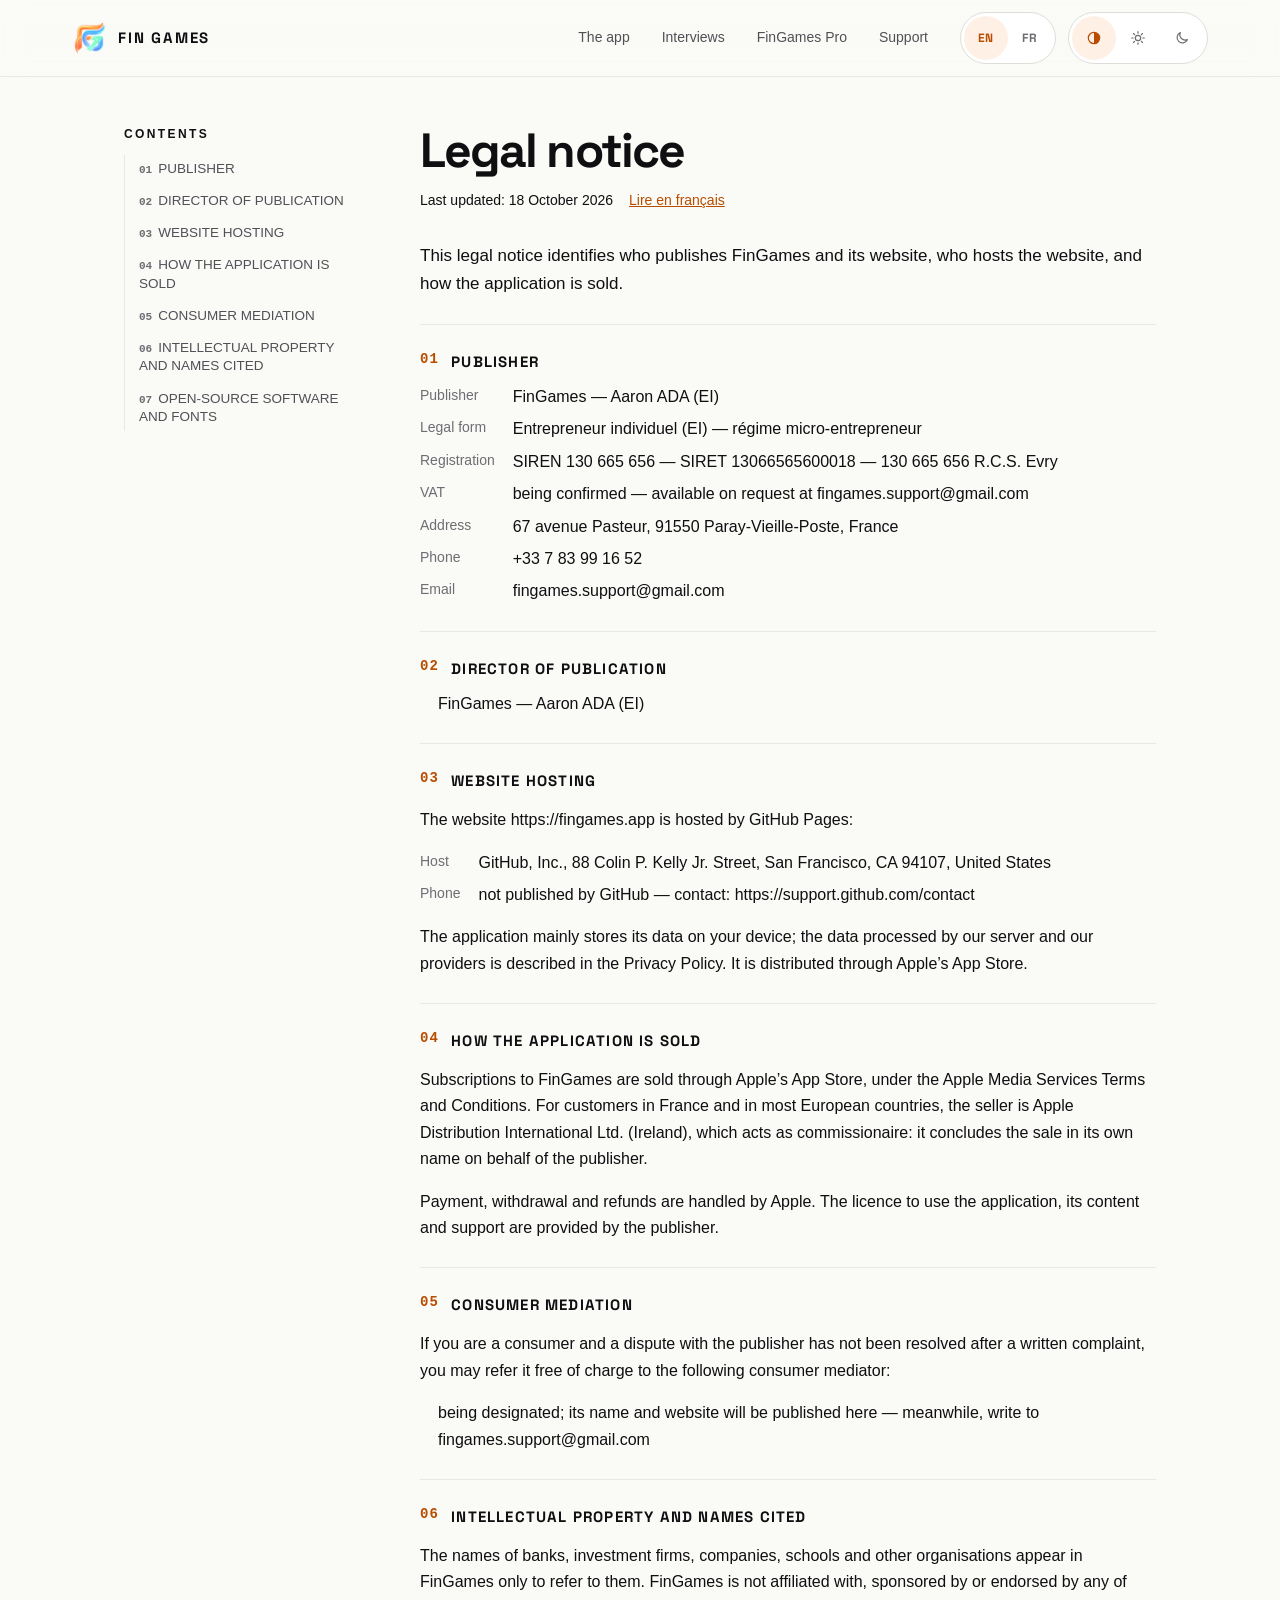
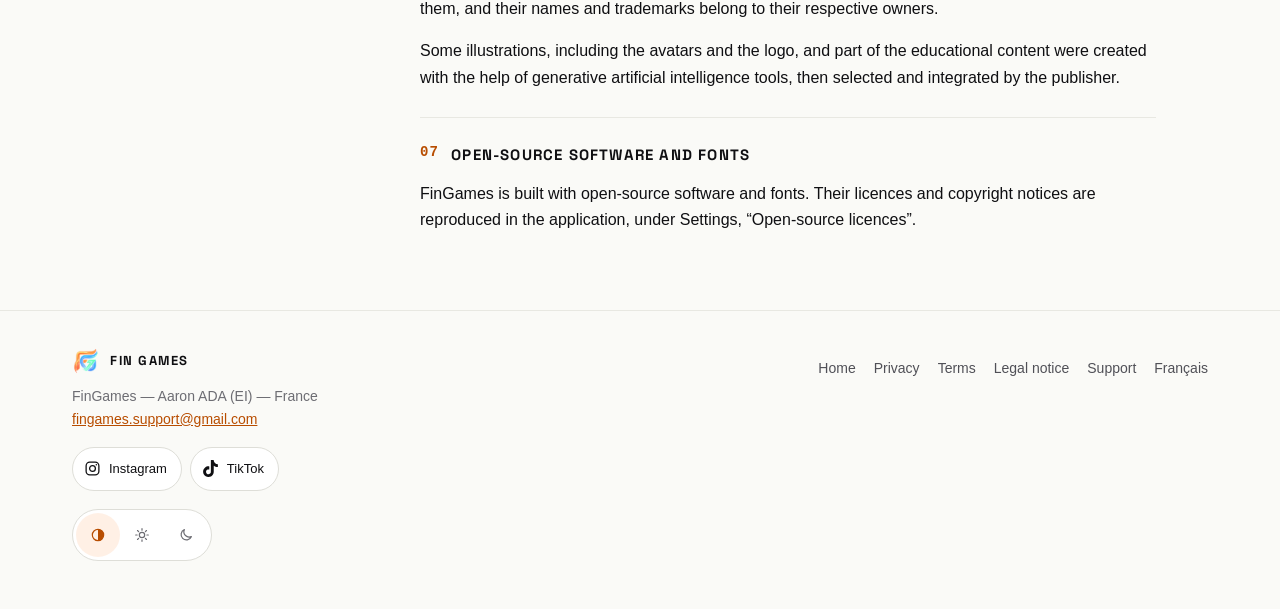
<file: legal.html>
<!doctype html>
<html lang="en">
<head>
<meta charset="utf-8">
<meta name="viewport" content="width=device-width, initial-scale=1, viewport-fit=cover">
<title>Legal notice — FIN GAMES</title>
<meta name="description" content="FinGames publisher, hosting information and contact details. Legal information for the finance interview preparation app.">
<link rel="canonical" href="https://fingames.app/legal.html">
<link rel="alternate" hreflang="en" href="https://fingames.app/legal.html">
<link rel="alternate" hreflang="fr" href="https://fingames.app/legal.fr.html">
<link rel="alternate" hreflang="x-default" href="https://fingames.app/legal.html">
<meta name="theme-color" content="#08080A" media="(prefers-color-scheme: dark)">
<meta name="theme-color" content="#FAFAF7" media="(prefers-color-scheme: light)">
<meta property="og:type" content="website">
<meta property="og:site_name" content="FIN GAMES">
<meta property="og:url" content="https://fingames.app/legal.html">
<meta property="og:title" content="Legal notice — FIN GAMES">
<meta property="og:description" content="FinGames publisher, hosting information and contact details. Legal information for the finance interview preparation app.">
<meta property="og:locale" content="en_US">
<meta property="og:locale:alternate" content="fr_FR">
<meta property="og:image" content="https://fingames.app/assets/og-image.png">
<meta property="og:image:width" content="1200">
<meta property="og:image:height" content="630">
<meta property="og:image:alt" content="FIN GAMES — finance interview prep on iPhone">
<meta name="twitter:card" content="summary_large_image">
<meta name="twitter:title" content="Legal notice — FIN GAMES">
<meta name="twitter:description" content="FinGames publisher, hosting information and contact details. Legal information for the finance interview preparation app.">
<meta name="twitter:image" content="https://fingames.app/assets/og-image.png">
<meta name="twitter:image:alt" content="FIN GAMES — finance interview prep on iPhone">
<link rel="icon" type="image/png" href="assets/favicon.png">
<link rel="apple-touch-icon" href="assets/apple-touch-icon.png">

<script>(function(){var d=document.documentElement;d.classList.add("js");try{var t=localStorage.getItem("fg-theme");if(t==="light"||t==="dark")d.setAttribute("data-theme",t)}catch(e){}})();</script>
<link rel="stylesheet" href="assets/site.css?v=motion-1">
</head>
<body>
<a class="skip" href="#main">Skip to content</a>
<header class="top"><div class="wrap">
  <a class="brand" href="index.html"><img src="assets/logo.png" alt="" width="36" height="36"><span class="word">FIN GAMES</span></a>
  <nav class="menu" id="product-menu" aria-label="Home"><a href="index.html#method">The app</a><a href="index.html#interviews">Interviews</a><a href="index.html#pro">FinGames Pro</a><a href="support.html">Support</a></nav>
  <div class="tools">
    <button class="menu-toggle" type="button" aria-expanded="false" aria-controls="product-menu">Menu</button>
    <nav class="seg" aria-label="Language"><a href="legal.html" hreflang="en" lang="en" aria-current="true">EN</a><a href="legal.fr.html" hreflang="fr" lang="fr">FR</a></nav>
    <div class="seg theme" role="group" aria-label="Theme"><button type="button" data-set-theme="system" aria-pressed="false" title="System" aria-label="Theme : System"><svg viewBox="0 0 24 24" aria-hidden="true"><circle cx="12" cy="12" r="8.5"/><path d="M12 3.5a8.5 8.5 0 0 1 0 17z" fill="currentColor" stroke="none"/></svg></button><button type="button" data-set-theme="light" aria-pressed="false" title="Light" aria-label="Theme : Light"><svg viewBox="0 0 24 24" aria-hidden="true"><circle cx="12" cy="12" r="4"/><path d="M12 2.5v2.2M12 19.3v2.2M2.5 12h2.2M19.3 12h2.2M5.3 5.3l1.6 1.6M17.1 17.1l1.6 1.6M5.3 18.7l1.6-1.6M17.1 6.9l1.6-1.6"/></svg></button><button type="button" data-set-theme="dark" aria-pressed="false" title="Dark" aria-label="Theme : Dark"><svg viewBox="0 0 24 24" aria-hidden="true"><path d="M20 14.5A8 8 0 0 1 9.5 4a8 8 0 1 0 10.5 10.5z"/></svg></button></div>
  </div>
</div></header>
<main id="main">
<article class="doc"><div class="wrap">
  <nav class="toc" aria-label="Contents"><p>CONTENTS</p><ol><li><a href="#s01"><span class="n">01</span>PUBLISHER</a></li><li><a href="#s02"><span class="n">02</span>DIRECTOR OF PUBLICATION</a></li><li><a href="#s03"><span class="n">03</span>WEBSITE HOSTING</a></li><li><a href="#s04"><span class="n">04</span>HOW THE APPLICATION IS SOLD</a></li><li><a href="#s05"><span class="n">05</span>CONSUMER MEDIATION</a></li><li><a href="#s06"><span class="n">06</span>INTELLECTUAL PROPERTY AND NAMES CITED</a></li><li><a href="#s07"><span class="n">07</span>OPEN-SOURCE SOFTWARE AND FONTS</a></li></ol></nav>
  <div>
    <h1>Legal notice</h1>
    <p class="meta"><span>Last updated: <span>18 October 2026</span></span>
    <a href="legal.fr.html" hreflang="fr" lang="fr">Lire en français</a></p>
    <div class="intro"><p>This legal notice identifies who publishes FinGames and its website, who hosts the website, and how the application is sold.</p></div>
    <section class="doc-section" id="s01"><h2><span class="n">01</span>PUBLISHER</h2><dl><dt>Publisher</dt><dd>FinGames — Aaron ADA (EI)</dd><dt>Legal form</dt><dd>Entrepreneur individuel (EI) — régime micro-entrepreneur</dd><dt>Registration</dt><dd>SIREN 130 665 656 — SIRET 13066565600018 — 130 665 656 R.C.S. Evry</dd><dt>VAT</dt><dd>being confirmed — available on request at fingames.support@gmail.com</dd><dt>Address</dt><dd>67 avenue Pasteur, 91550 Paray-Vieille-Poste, France</dd><dt>Phone</dt><dd>+33 7 83 99 16 52</dd><dt>Email</dt><dd>fingames.support@gmail.com</dd></dl></section>
<section class="doc-section" id="s02"><h2><span class="n">02</span>DIRECTOR OF PUBLICATION</h2><dl><dt></dt><dd>FinGames — Aaron ADA (EI)</dd></dl></section>
<section class="doc-section" id="s03"><h2><span class="n">03</span>WEBSITE HOSTING</h2><p>The website https://fingames.app is hosted by GitHub Pages:</p><dl><dt>Host</dt><dd>GitHub, Inc., 88 Colin P. Kelly Jr. Street, San Francisco, CA 94107, United States</dd><dt>Phone</dt><dd>not published by GitHub — contact: https://support.github.com/contact</dd></dl><p>The application mainly stores its data on your device; the data processed by our server and our providers is described in the Privacy Policy. It is distributed through Apple’s App Store.</p></section>
<section class="doc-section" id="s04"><h2><span class="n">04</span>HOW THE APPLICATION IS SOLD</h2><p>Subscriptions to FinGames are sold through Apple’s App Store, under the Apple Media Services Terms and Conditions. For customers in France and in most European countries, the seller is Apple Distribution International Ltd. (Ireland), which acts as commissionaire: it concludes the sale in its own name on behalf of the publisher.</p><p>Payment, withdrawal and refunds are handled by Apple. The licence to use the application, its content and support are provided by the publisher.</p></section>
<section class="doc-section" id="s05"><h2><span class="n">05</span>CONSUMER MEDIATION</h2><p>If you are a consumer and a dispute with the publisher has not been resolved after a written complaint, you may refer it free of charge to the following consumer mediator:</p><dl><dt></dt><dd>being designated; its name and website will be published here — meanwhile, write to fingames.support@gmail.com</dd></dl></section>
<section class="doc-section" id="s06"><h2><span class="n">06</span>INTELLECTUAL PROPERTY AND NAMES CITED</h2><p>The names of banks, investment firms, companies, schools and other organisations appear in FinGames only to refer to them. FinGames is not affiliated with, sponsored by or endorsed by any of them, and their names and trademarks belong to their respective owners.</p><p>Some illustrations, including the avatars and the logo, and part of the educational content were created with the help of generative artificial intelligence tools, then selected and integrated by the publisher.</p></section>
<section class="doc-section" id="s07"><h2><span class="n">07</span>OPEN-SOURCE SOFTWARE AND FONTS</h2><p>FinGames is built with open-source software and fonts. Their licences and copyright notices are reproduced in the application, under Settings, “Open-source licences”.</p></section>
  </div>
</div></article>
</main>
<footer class="foot"><div class="wrap">
  <div>
    <a class="brand" href="index.html"><img src="assets/logo.png" alt="" width="28" height="28"><span class="word">FIN GAMES</span></a>
    <p>FinGames — Aaron ADA (EI) — France<br>
    <a href="mailto:fingames.support@gmail.com">fingames.support@gmail.com</a></p>
    <ul class="social"><li><a href="https://www.instagram.com/financegames_/" target="_blank" rel="noopener noreferrer" aria-label="Instagram @financegames_ (opens in a new tab)"><svg viewBox="0 0 24 24" aria-hidden="true"><rect x="3" y="3" width="18" height="18" rx="5.2"/><circle cx="12" cy="12" r="4.1"/><circle cx="17.4" cy="6.6" r="1.1" fill="currentColor" stroke="none"/></svg><span><b>Instagram</b><em>@financegames_</em></span></a></li><li><a href="https://www.tiktok.com/@financegames" target="_blank" rel="noopener noreferrer" aria-label="TikTok @financegames (opens in a new tab)"><svg viewBox="0 0 24 24" aria-hidden="true"><path fill="currentColor" stroke="none" d="M12.53.02C13.84 0 15.14.01 16.44 0c.08 1.53.63 3.09 1.75 4.17 1.12 1.11 2.7 1.62 4.24 1.79v4.03c-1.44-.05-2.89-.35-4.2-.97-.57-.26-1.1-.59-1.62-.93-.01 2.92.01 5.84-.02 8.75-.08 1.4-.54 2.79-1.35 3.94-1.31 1.92-3.58 3.17-5.91 3.21-1.43.08-2.86-.31-4.08-1.03-2.02-1.19-3.44-3.37-3.65-5.71-.02-.5-.03-1-.01-1.49.18-1.9 1.12-3.72 2.58-4.96 1.66-1.44 3.98-2.13 6.15-1.72.02 1.48-.04 2.96-.04 4.44-.99-.32-2.15-.23-3.02.37-.63.41-1.11 1.04-1.36 1.75-.21.51-.15 1.07-.14 1.61.24 1.64 1.82 3.02 3.5 2.87 1.12-.01 2.19-.66 2.77-1.61.19-.33.4-.67.41-1.06.1-1.79.06-3.57.07-5.36.01-4.03-.01-8.05.02-12.07z"/></svg><span><b>TikTok</b><em>@financegames</em></span></a></li></ul>
    <div class="seg theme footer-theme" role="group" aria-label="Theme"><button type="button" data-set-theme="system" aria-pressed="false" aria-label="Theme : System"><svg viewBox="0 0 24 24" aria-hidden="true"><circle cx="12" cy="12" r="8.5"/><path d="M12 3.5a8.5 8.5 0 0 1 0 17z" fill="currentColor" stroke="none"/></svg></button><button type="button" data-set-theme="light" aria-pressed="false" aria-label="Theme : Light"><svg viewBox="0 0 24 24" aria-hidden="true"><circle cx="12" cy="12" r="4"/><path d="M12 2.5v2.2M12 19.3v2.2M2.5 12h2.2M19.3 12h2.2M5.3 5.3l1.6 1.6M17.1 17.1l1.6 1.6M5.3 18.7l1.6-1.6M17.1 6.9l1.6-1.6"/></svg></button><button type="button" data-set-theme="dark" aria-pressed="false" aria-label="Theme : Dark"><svg viewBox="0 0 24 24" aria-hidden="true"><path d="M20 14.5A8 8 0 0 1 9.5 4a8 8 0 1 0 10.5 10.5z"/></svg></button></div>
  </div>
  <nav aria-label="Documents"><a href="index.html">Home</a><a href="privacy.html">Privacy</a><a href="terms.html">Terms</a><a href="legal.html">Legal notice</a><a href="support.html">Support</a><a href="legal.fr.html" hreflang="fr" lang="fr">Français</a></nav>
</div></footer>
<script>(function(){var d=document.documentElement,b=document.querySelectorAll("[data-set-theme]");function sync(){var c=d.getAttribute("data-theme")||"system";for(var i=0;i<b.length;i++)b[i].setAttribute("aria-pressed",String(b[i].getAttribute("data-set-theme")===c))}for(var i=0;i<b.length;i++)b[i].addEventListener("click",function(){var v=this.getAttribute("data-set-theme");if(v==="system")d.removeAttribute("data-theme");else d.setAttribute("data-theme",v);try{if(v==="system")localStorage.removeItem("fg-theme");else localStorage.setItem("fg-theme",v)}catch(e){}sync()});sync();var toggle=document.querySelector('.menu-toggle'),menu=document.getElementById('product-menu');function close(){menu.classList.remove('is-open');toggle.setAttribute('aria-expanded','false')}toggle.addEventListener('click',function(){var open=toggle.getAttribute('aria-expanded')!=='true';toggle.setAttribute('aria-expanded',String(open));menu.classList.toggle('is-open',open)});menu.addEventListener('click',function(e){if(e.target.closest('a'))close()});document.addEventListener('keydown',function(e){if(e.key==='Escape'&&toggle.getAttribute('aria-expanded')==='true'){close();toggle.focus()}})})();</script>
<script>(() => {
  const d = document.documentElement;
  const reduce = matchMedia('(prefers-reduced-motion: reduce)').matches;
  const finePointer = matchMedia('(hover: hover) and (pointer: fine)').matches;

  /* 1 · Reveal on scroll, with the stagger index set in the markup (--i). */
  const items = document.querySelectorAll('[data-reveal], .doc-section, .doc h1, .toc');
  if (reduce || !('IntersectionObserver' in window)) {
    items.forEach((el) => el.classList.add('is-in'));
  } else {
    d.classList.add('motion');
    const io = new IntersectionObserver(
      (entries) => {
        for (const e of entries)
          if (e.isIntersecting) {
            e.target.classList.add('is-in');
            io.unobserve(e.target);
          }
      },
      { rootMargin: '0px 0px -8% 0px', threshold: 0.12 },
    );
    items.forEach((el) => io.observe(el));
    // The hero choreography (phones rise, market line draws) starts after the first paint.
    setTimeout(() => document.querySelectorAll('.hero-stage').forEach((s) => s.classList.add('is-ready')), 60);
  }

  /* 2 · Pause decorative loops while offscreen. */
  if ('IntersectionObserver' in window) {
    const live = new IntersectionObserver((entries) => {
      for (const e of entries) e.target.classList.toggle('is-paused', !e.isIntersecting);
    });
    document.querySelectorAll('[data-hero], .tape').forEach((el) => live.observe(el));
  }

  /* 3 · Phone screens: skeleton → fade-in, or a clear fallback on error. */
  document.querySelectorAll('[data-screen]').forEach((screen) => {
    const img = screen.querySelector('img');
    if (!img) return;
    const done = () => screen.classList.add('is-loaded');
    const fail = () => screen.classList.add('is-error');
    if (img.complete) (img.naturalWidth ? done : fail)();
    else {
      img.addEventListener('load', done, { once: true });
      img.addEventListener('error', fail, { once: true });
    }
  });

  /* 4 · Hero depth: phones follow the pointer (desktop) and drift on scroll. */
  const hero = document.querySelector('[data-hero]');
  if (hero && !reduce) {
    const phones = [...hero.querySelectorAll('[data-depth]')];
    let tx = 0,
      ty = 0,
      cx = 0,
      cy = 0,
      sy = 0,
      raf = 0;
    const frame = () => {
      raf = 0;
      cx += (tx - cx) * 0.08;
      cy += (ty - cy) * 0.08;
      for (const p of phones) {
        const k = Number(p.getAttribute('data-depth'));
        p.style.setProperty('--px', `${(cx * 14 * k).toFixed(2)}px`);
        p.style.setProperty('--py', `${(cy * 10 * k - sy * 0.12 * k).toFixed(2)}px`);
      }
      if (Math.abs(tx - cx) > 0.001 || Math.abs(ty - cy) > 0.001) raf = requestAnimationFrame(frame);
    };
    const kick = () => {
      if (!raf) raf = requestAnimationFrame(frame);
    };
    if (finePointer)
      hero.addEventListener('pointermove', (e) => {
        const r = hero.getBoundingClientRect();
        tx = (e.clientX - r.left) / r.width - 0.5;
        ty = (e.clientY - r.top) / r.height - 0.5;
        kick();
      });
    hero.addEventListener('pointerleave', () => {
      tx = ty = 0;
      kick();
    });
    addEventListener(
      'scroll',
      () => {
        sy = Math.min(scrollY, 600);
        kick();
      },
      { passive: true },
    );
  }

  /* 5 · Tilt + spotlight on discipline tiles (precise pointers only: no sticky hover). */
  if (finePointer && !reduce)
    document.querySelectorAll('[data-tilt]').forEach((tile) => {
      const el = tile               ;
      el.addEventListener('pointermove', (e) => {
        const r = el.getBoundingClientRect();
        const x = (e.clientX - r.left) / r.width;
        const y = (e.clientY - r.top) / r.height;
        el.style.setProperty('--rx', `${((0.5 - y) * 7).toFixed(2)}deg`);
        el.style.setProperty('--ry', `${((x - 0.5) * 9).toFixed(2)}deg`);
        el.style.setProperty('--gx', `${(x * 100).toFixed(1)}%`);
        el.style.setProperty('--gy', `${(y * 100).toFixed(1)}%`);
      });
      el.addEventListener('pointerleave', () => {
        el.style.setProperty('--rx', '0deg');
        el.style.setProperty('--ry', '0deg');
      });
    });

  /* 6 · Figures count up once, with an expo-out curve. */
  const counters = document.querySelectorAll('[data-count]');
  if (!reduce && 'IntersectionObserver' in window) {
    const co = new IntersectionObserver(
      (entries) => {
        for (const e of entries) {
          if (!e.isIntersecting) continue;
          co.unobserve(e.target);
          const el = e.target               ;
          const to = Number(el.getAttribute('data-count'));
          const t0 = performance.now();
          const step = (t        ) => {
            const p = Math.min(1, (t - t0) / 1100);
            el.textContent = String(Math.round(to * (1 - Math.pow(2, -10 * p))));
            if (p < 1) requestAnimationFrame(step);
            else el.textContent = String(to);
          };
          el.textContent = '0';
          requestAnimationFrame(step);
        }
      },
      { threshold: 0.6 },
    );
    counters.forEach((el) => co.observe(el));
  }

  /* 7 · Gallery: scroll-snap carousel with prev/next and accurate disabled states. */
  const track = document.querySelector('[data-gallery-track]')                      ;
  if (track) {
    const prev = document.querySelector('[data-gallery="prev"]')                     ;
    const next = document.querySelector('[data-gallery="next"]')                     ;
    const step = () => (track.querySelector('li')               ).getBoundingClientRect().width + 24;
    const sync = () => {
      prev.disabled = track.scrollLeft < 8;
      next.disabled = track.scrollLeft + track.clientWidth > track.scrollWidth - 8;
    };
    prev.addEventListener('click', () => track.scrollBy({ left: -step(), behavior: reduce ? 'auto' : 'smooth' }));
    next.addEventListener('click', () => track.scrollBy({ left: step(), behavior: reduce ? 'auto' : 'smooth' }));
    track.addEventListener('scroll', () => requestAnimationFrame(sync), { passive: true });
    addEventListener('resize', sync);
    sync();
  }

  /* 8 · Copy the support address: success and error states, announced politely. */
  document.querySelectorAll('[data-copy]').forEach((btn) => {
    const b = btn                     ;
    const label = b.querySelector('.copy-label')               ;
    const status = document.querySelector('.copy-status')                      ;
    const initial = label.textContent;
    let timer = 0;
    b.addEventListener('click', async () => {
      clearTimeout(timer);
      b.classList.remove('is-success', 'is-error');
      b.classList.add('is-loading');
      let ok = false;
      try {
        await navigator.clipboard.writeText(b.getAttribute('data-copy') || '');
        ok = true;
      } catch {
        ok = false;
      }
      b.classList.remove('is-loading');
      b.classList.add(ok ? 'is-success' : 'is-error');
      const msg = b.getAttribute(ok ? 'data-copied' : 'data-failed') || '';
      label.textContent = msg;
      if (status) status.textContent = msg;
      timer = window.setTimeout(() => {
        b.classList.remove('is-success', 'is-error');
        label.textContent = initial;
      }, 2400);
    });
  });

  /* 9 · Header gains depth once the page scrolls. */
  const top = document.querySelector('.top');
  if (top) {
    let ticking = false;
    const sync = () => {
      ticking = false;
      top.classList.toggle('is-scrolled', scrollY > 8);
    };
    addEventListener(
      'scroll',
      () => {
        if (!ticking) {
          ticking = true;
          requestAnimationFrame(sync);
        }
      },
      { passive: true },
    );
    sync();
  }

  /* 10 · App Store links: kept on Apple devices; elsewhere they stay on the site (data-fallback). */
  const apple = /iPhone|iPad|iPod|Macintosh/.test(navigator.userAgent);
  if (!apple) document.querySelectorAll                   ('a[data-fallback]').forEach((a) => (a.href = a.dataset.fallback ));
})();</script>
</body>
</html>
</file>
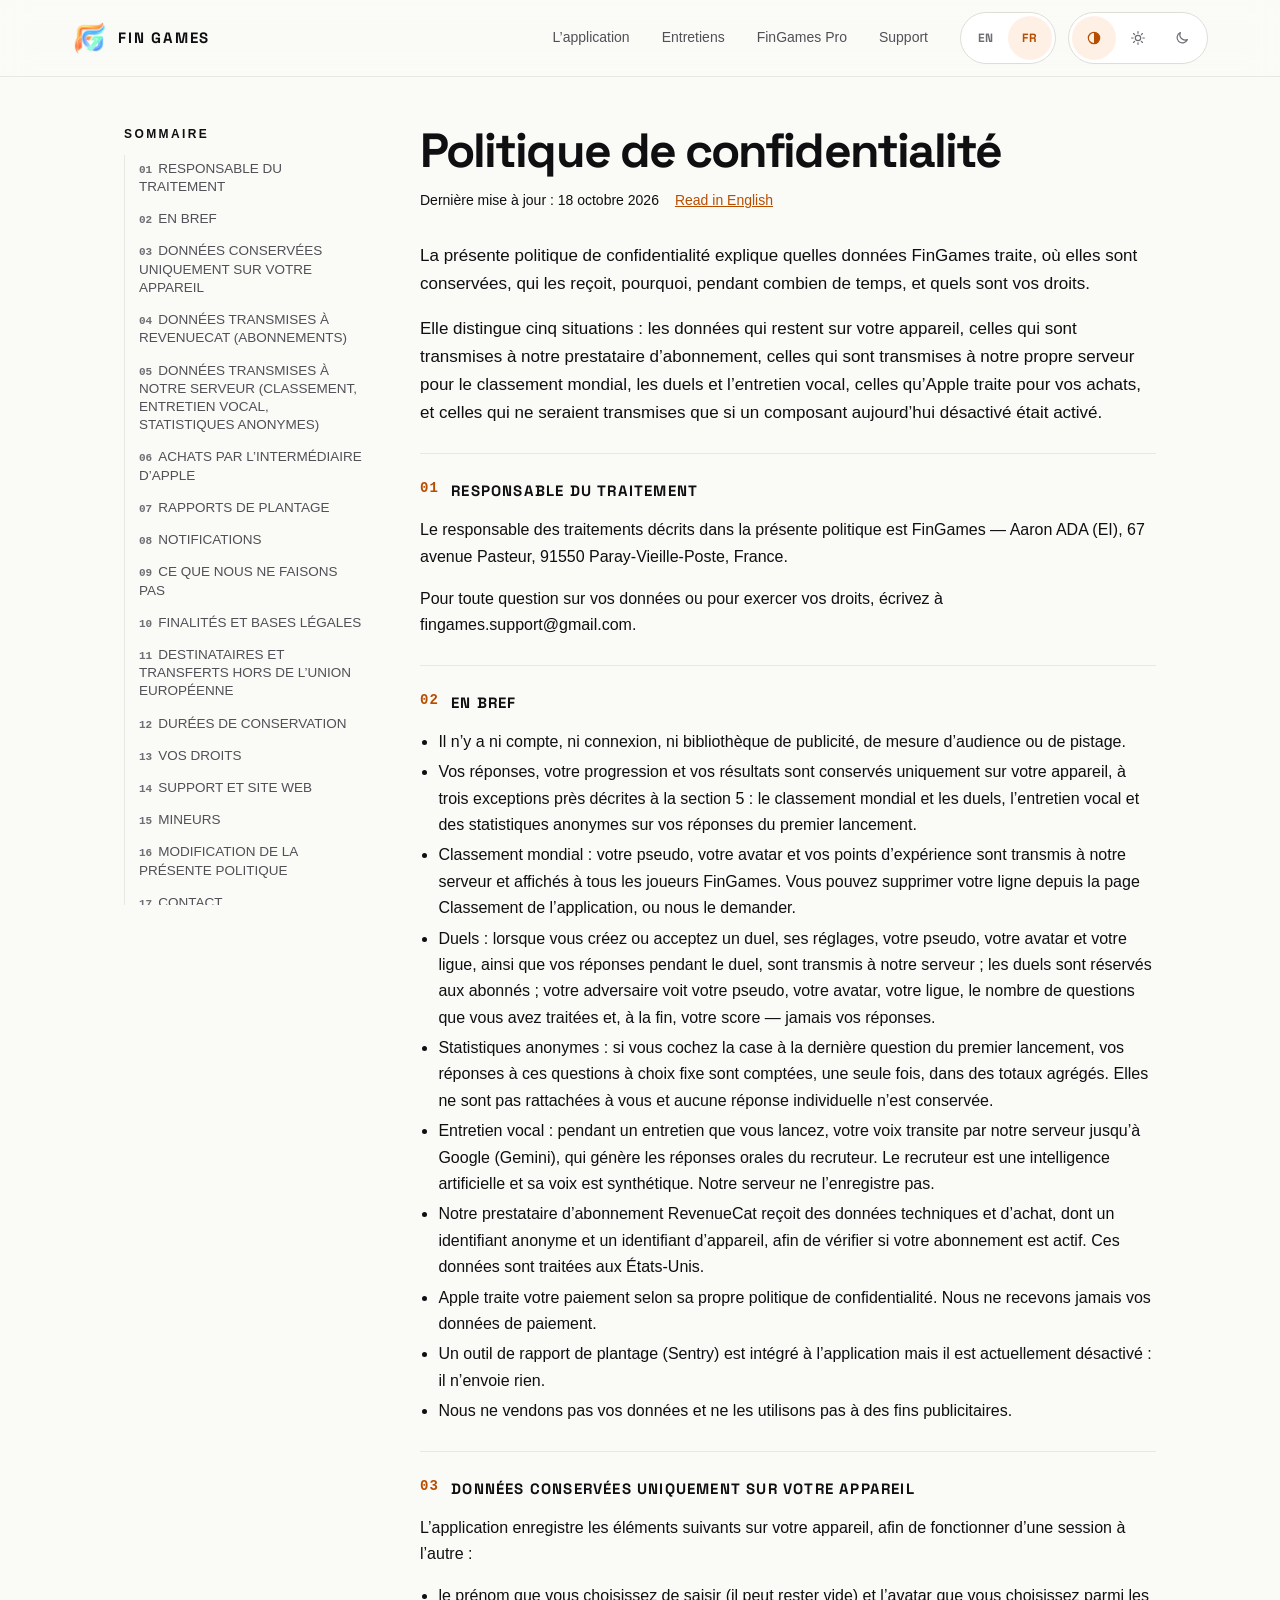
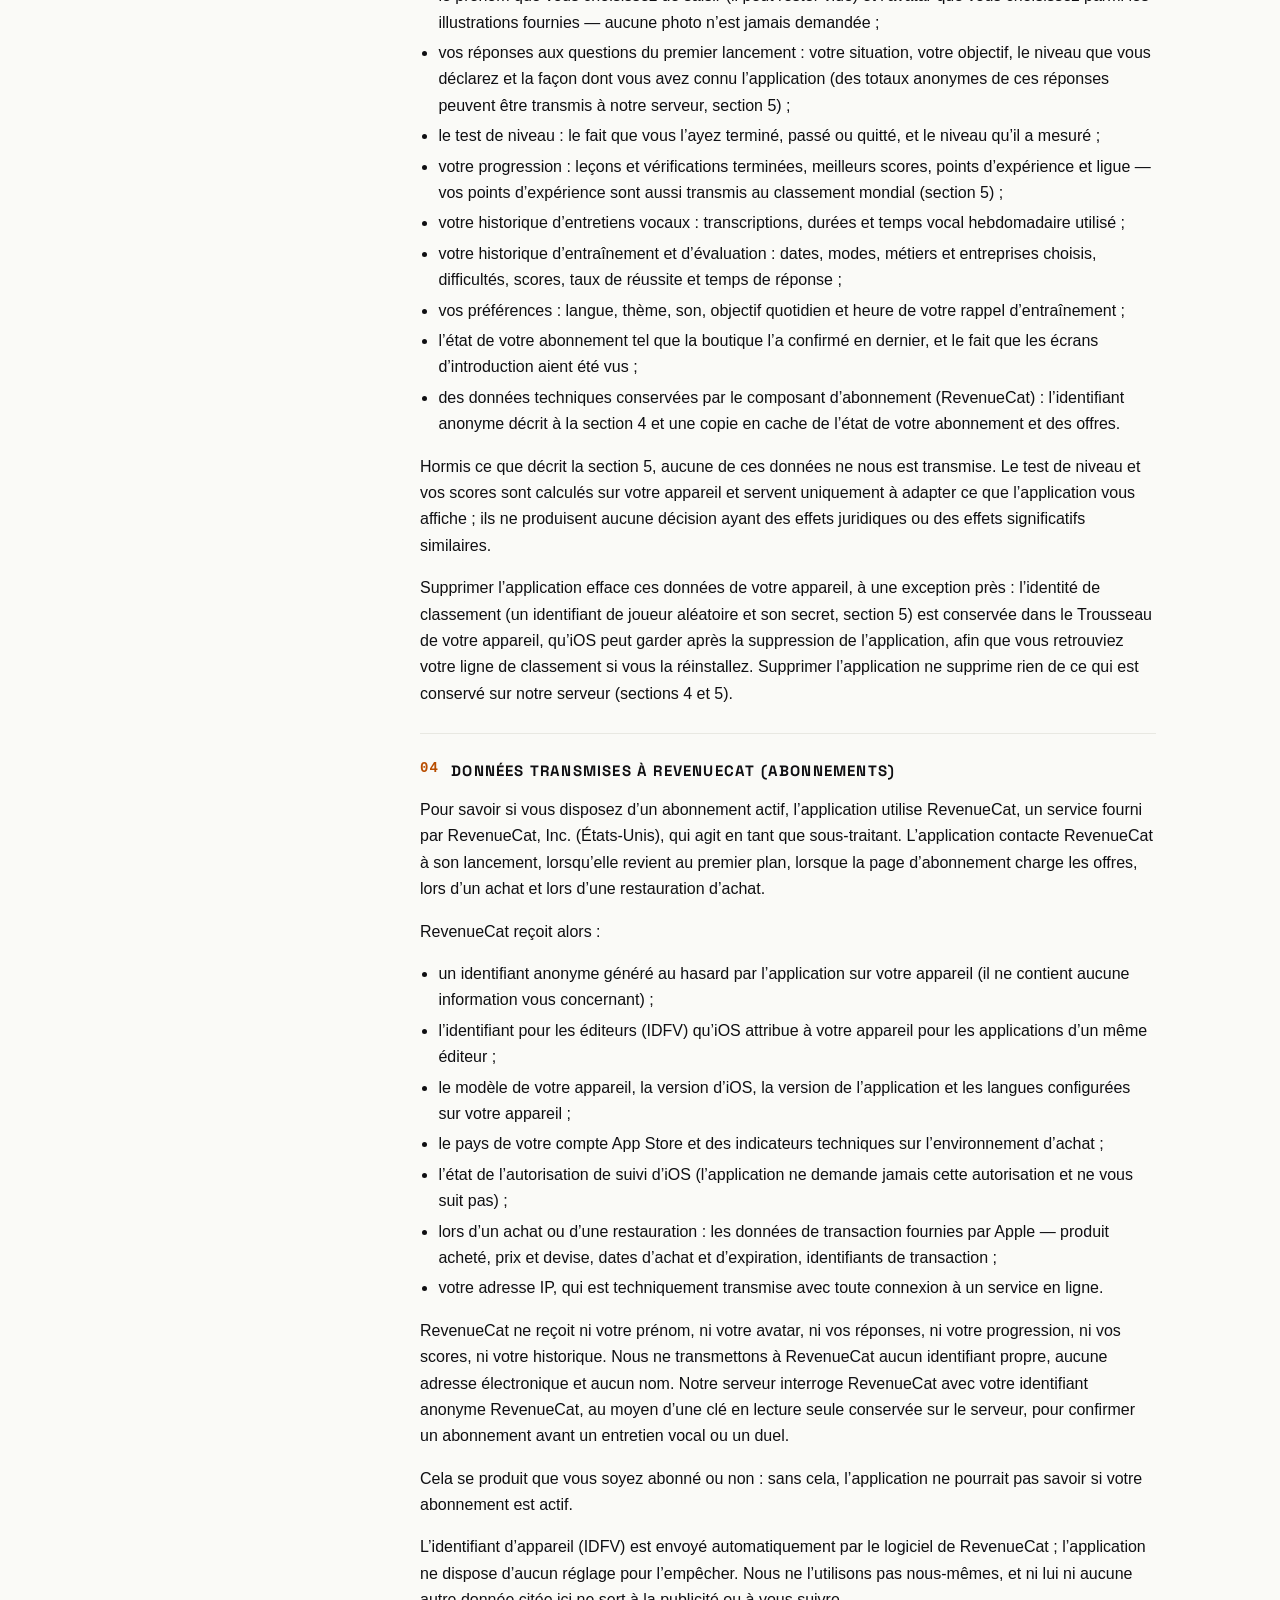
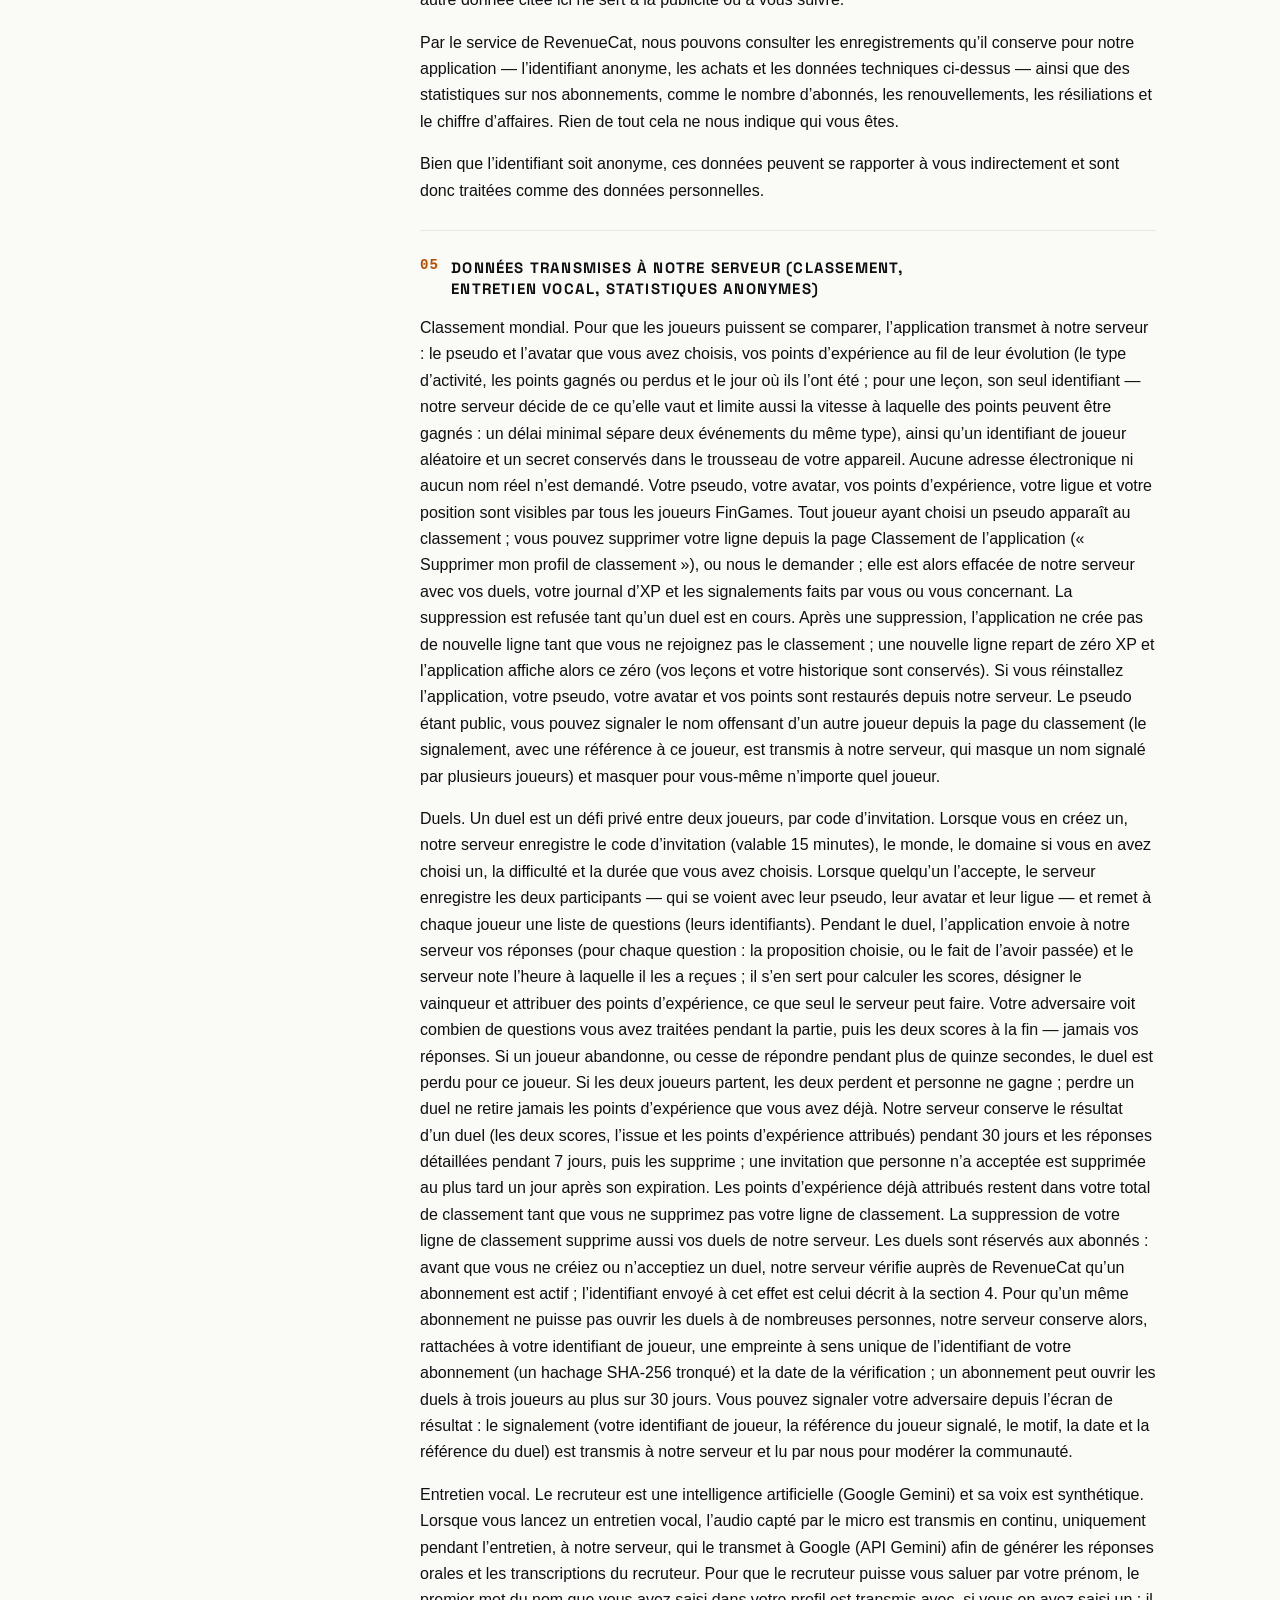
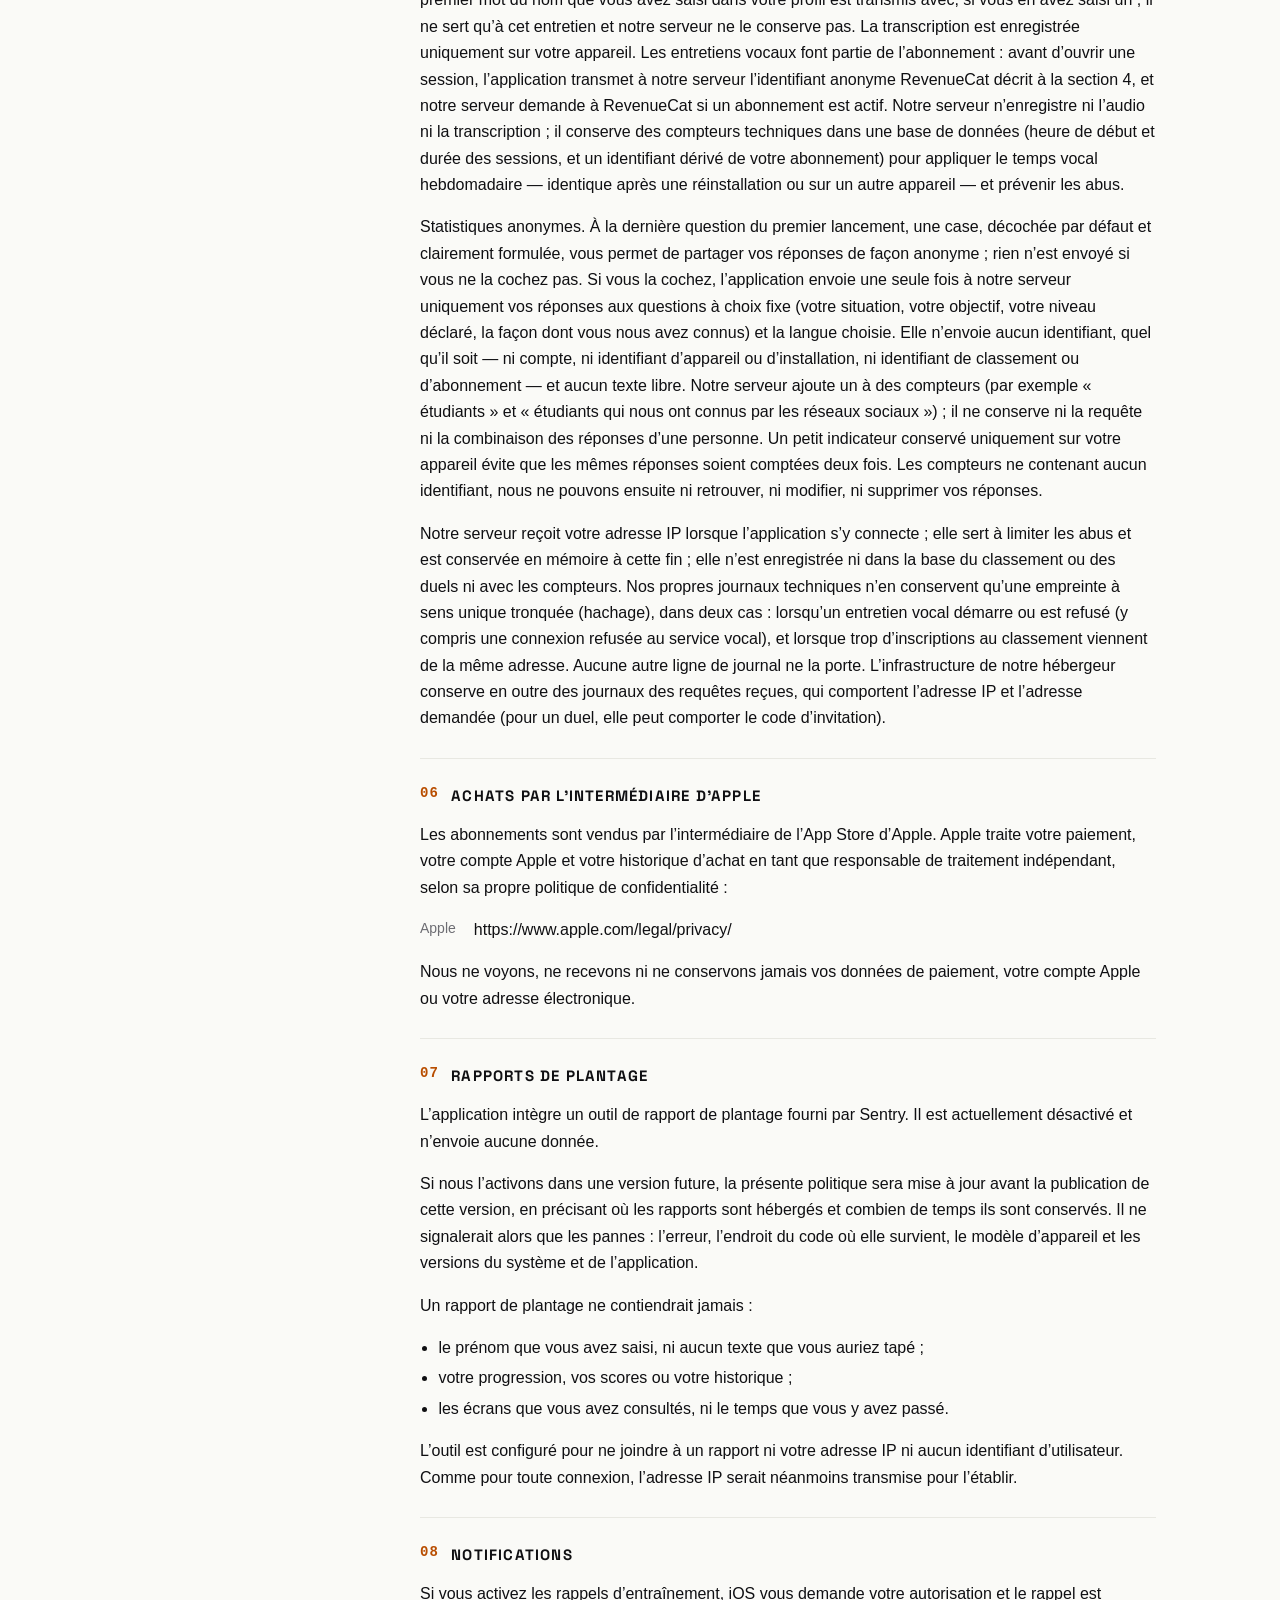
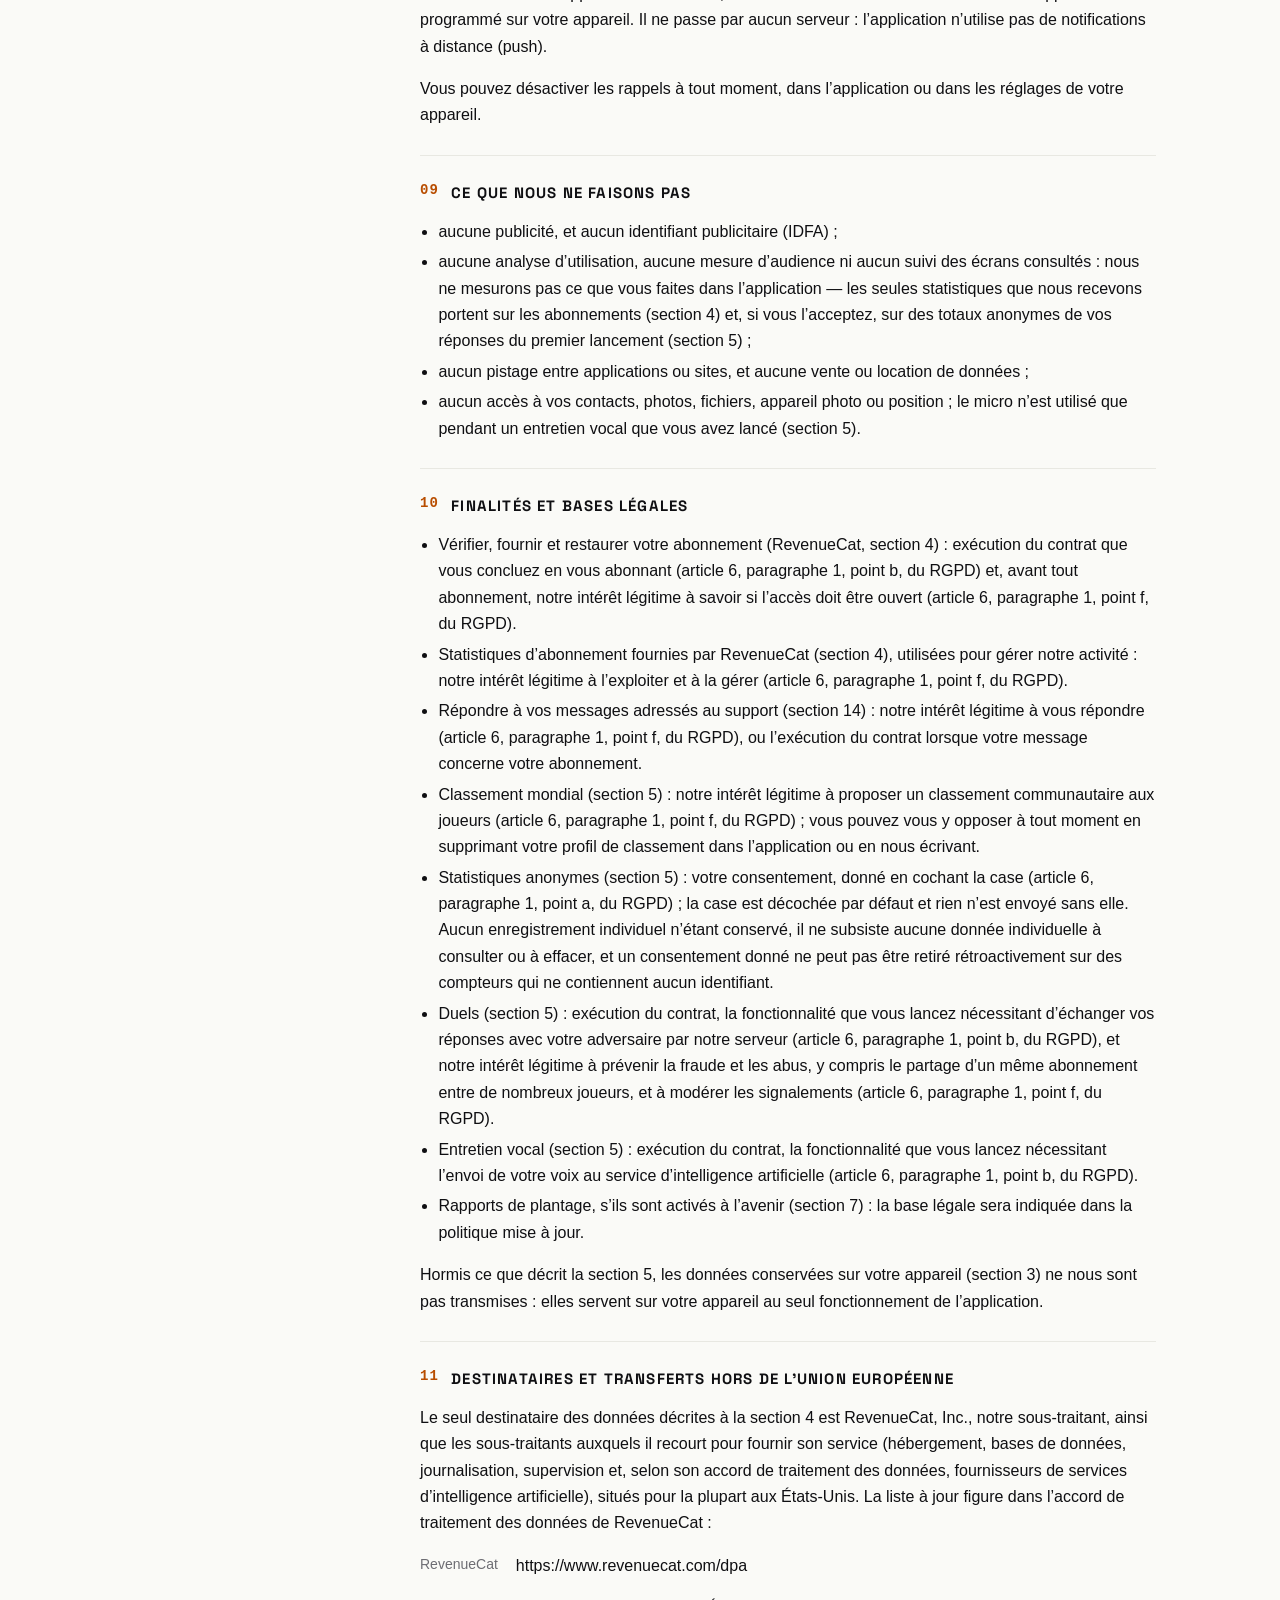
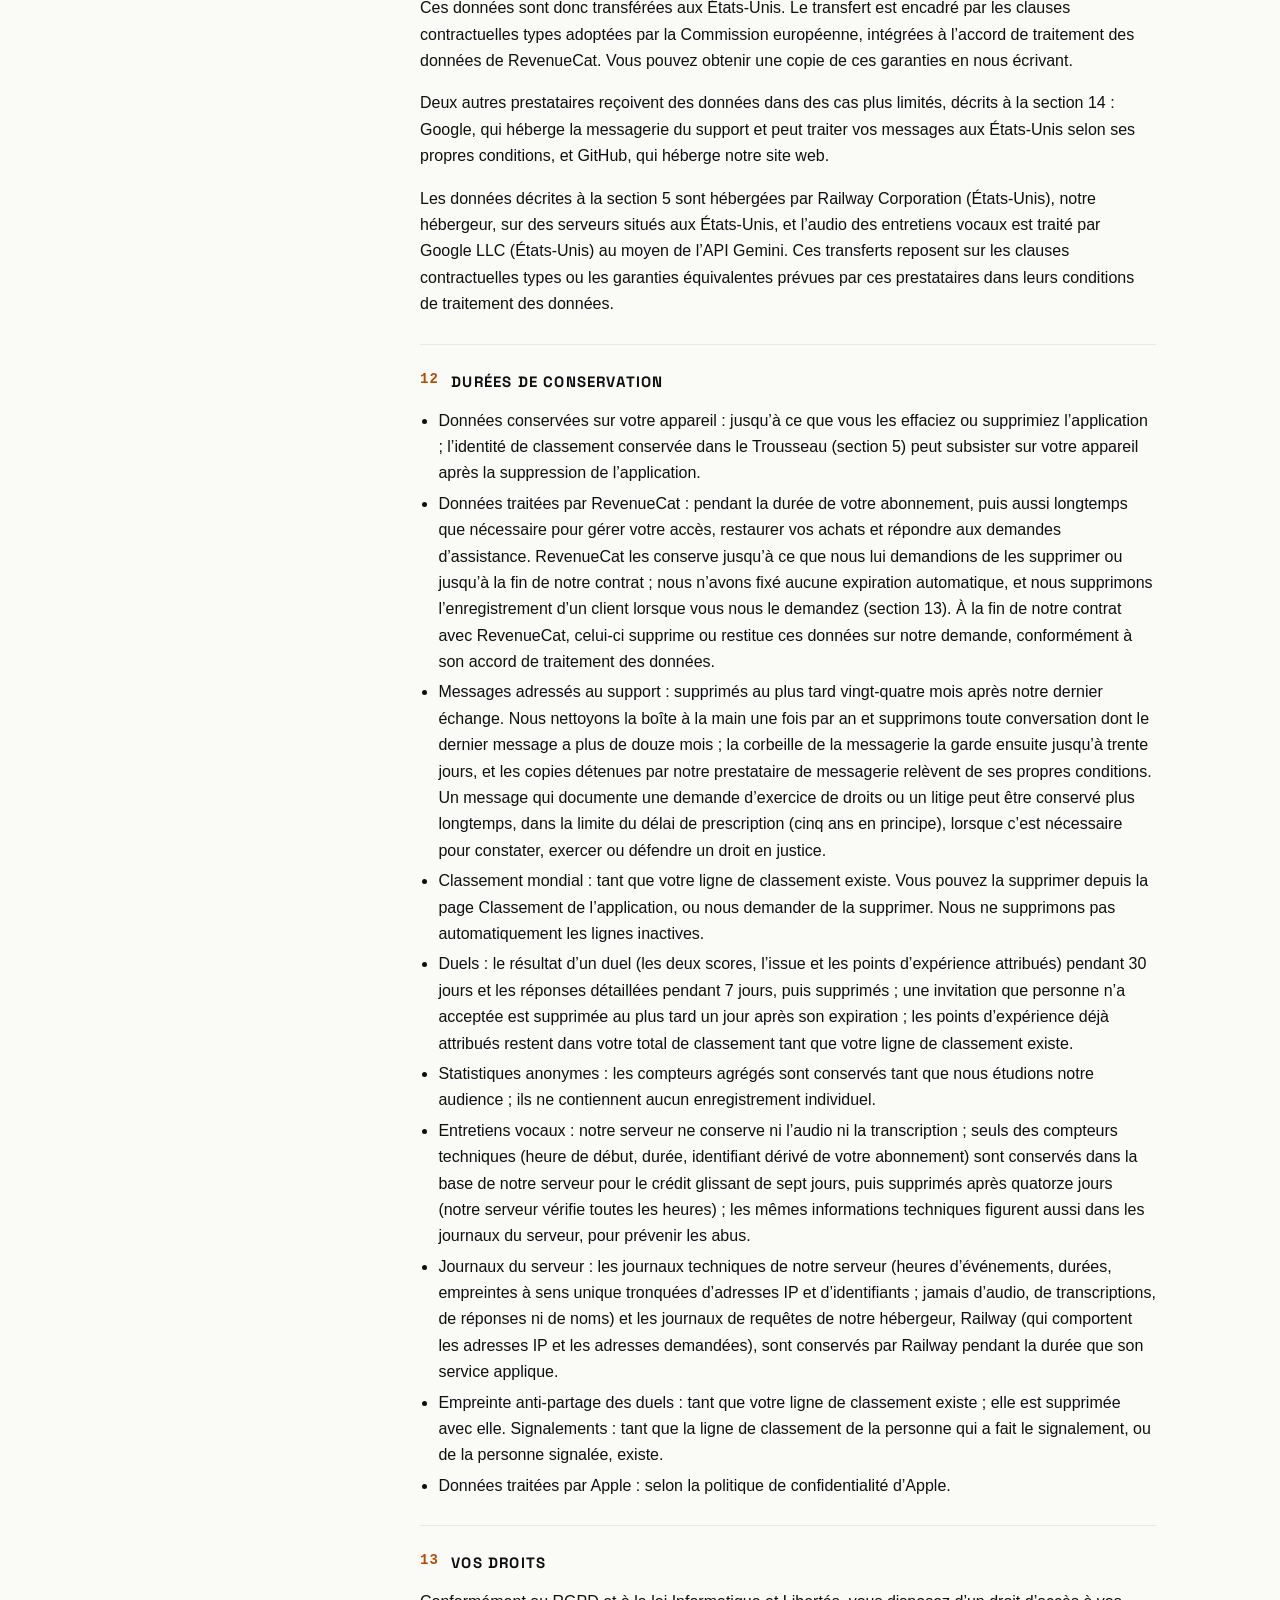
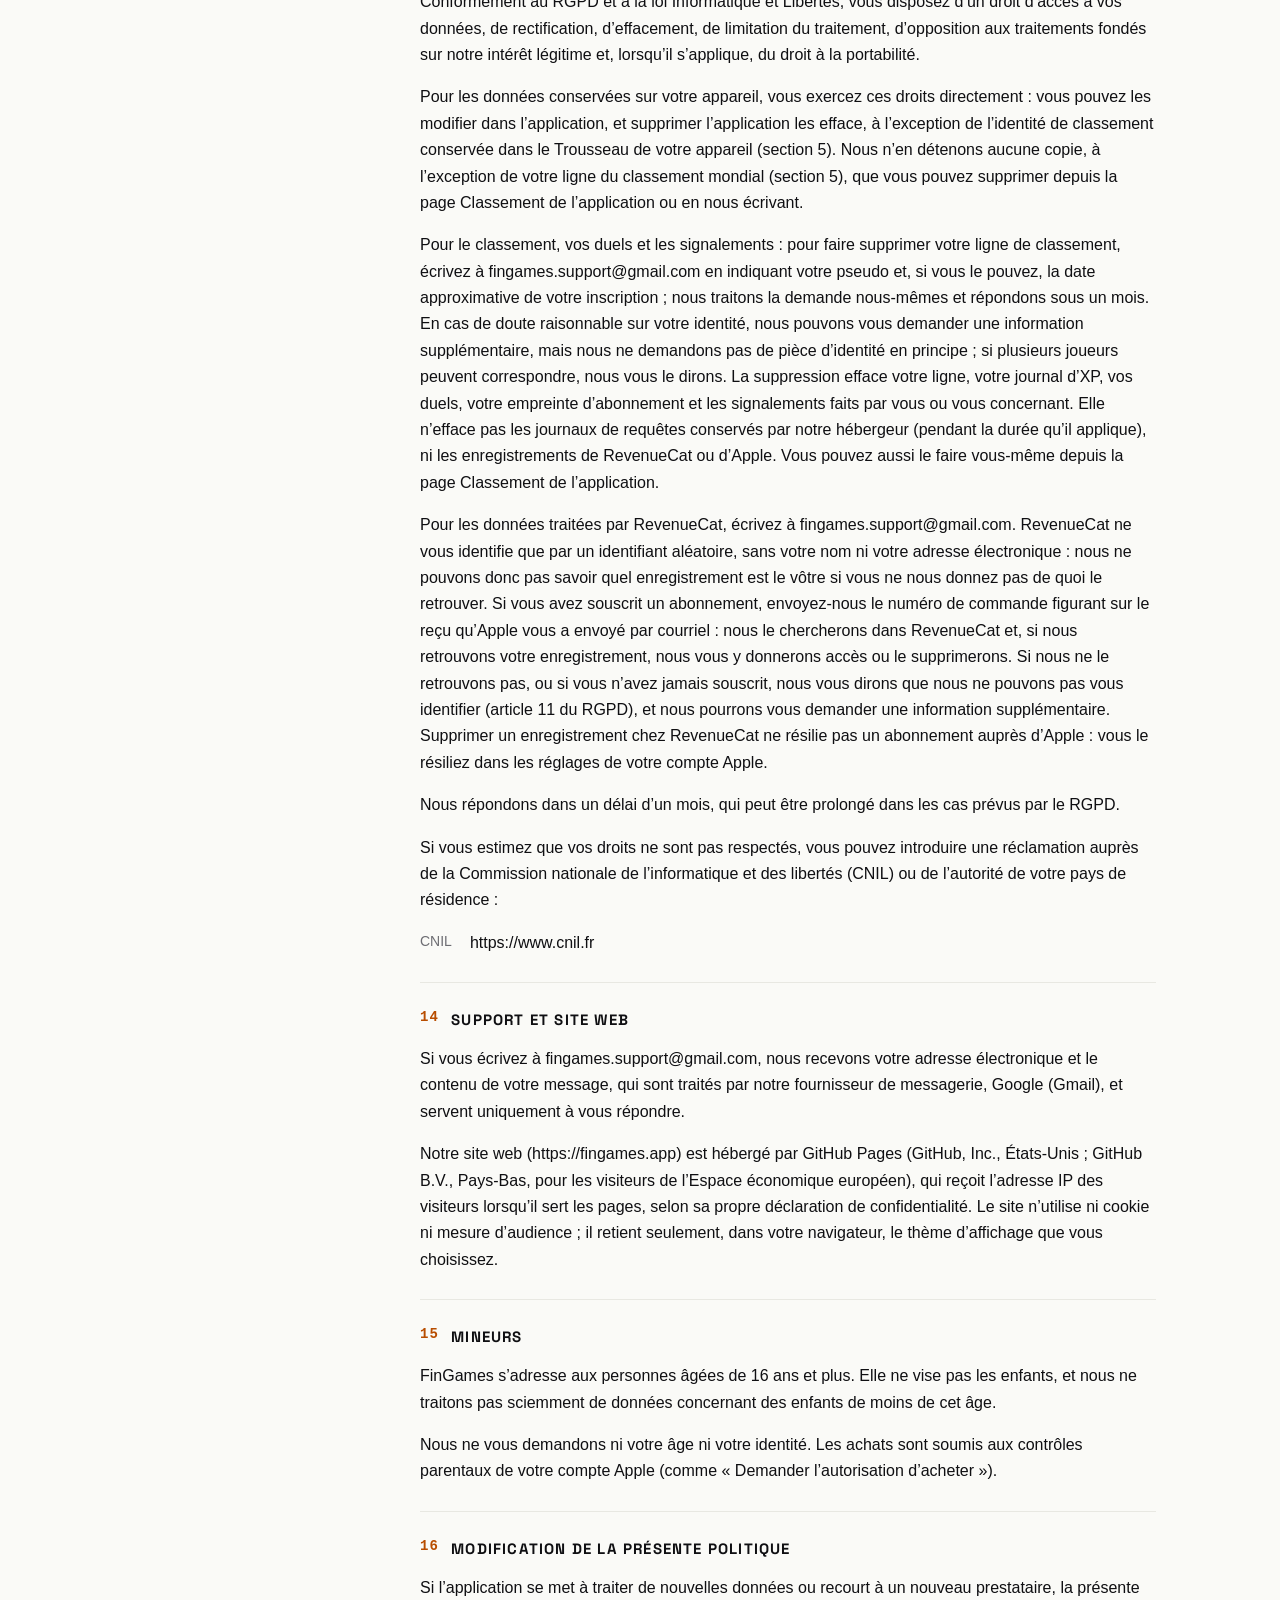
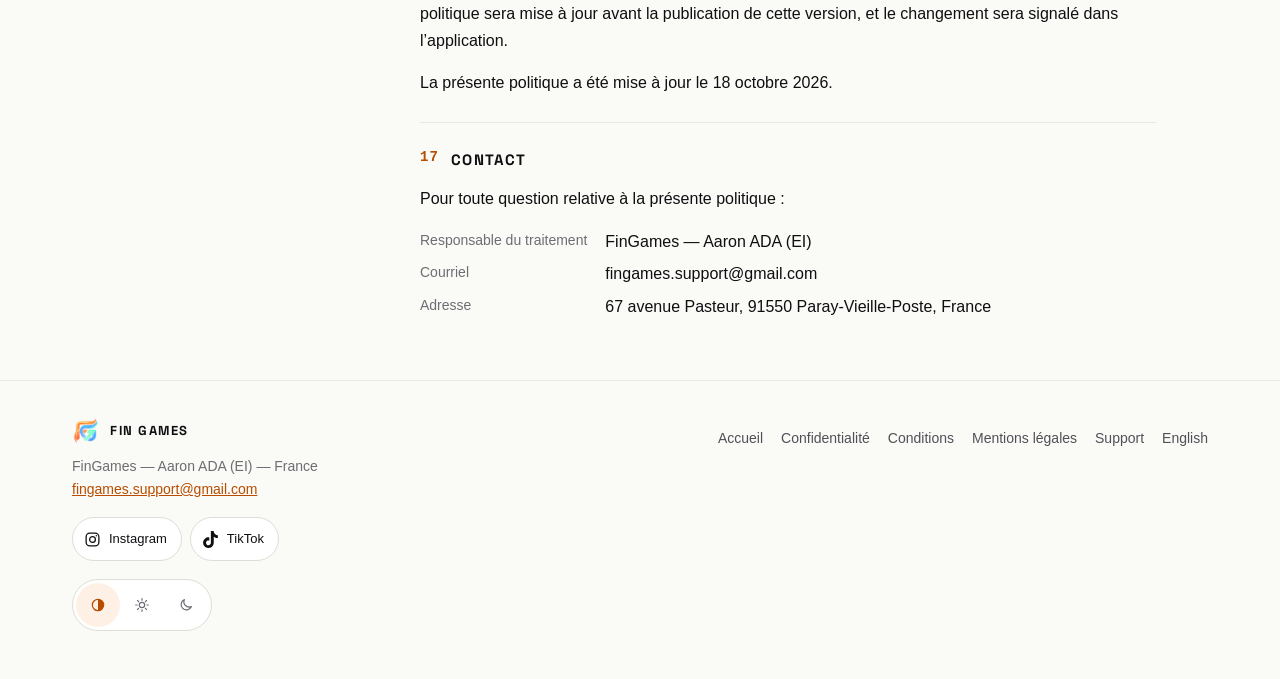
<file: privacy.fr.html>
<!doctype html>
<html lang="fr">
<head>
<meta charset="utf-8">
<meta name="viewport" content="width=device-width, initial-scale=1, viewport-fit=cover">
<title>Politique de confidentialité — FIN GAMES</title>
<meta name="description" content="Comment FinGames traite votre progression locale, les données d’abonnement et vos droits. Consultez la politique de confidentialité complète.">
<link rel="canonical" href="https://fingames.app/privacy.fr.html">
<link rel="alternate" hreflang="en" href="https://fingames.app/privacy.html">
<link rel="alternate" hreflang="fr" href="https://fingames.app/privacy.fr.html">
<link rel="alternate" hreflang="x-default" href="https://fingames.app/privacy.html">
<meta name="theme-color" content="#08080A" media="(prefers-color-scheme: dark)">
<meta name="theme-color" content="#FAFAF7" media="(prefers-color-scheme: light)">
<meta property="og:type" content="website">
<meta property="og:site_name" content="FIN GAMES">
<meta property="og:url" content="https://fingames.app/privacy.fr.html">
<meta property="og:title" content="Politique de confidentialité — FIN GAMES">
<meta property="og:description" content="Comment FinGames traite votre progression locale, les données d’abonnement et vos droits. Consultez la politique de confidentialité complète.">
<meta property="og:locale" content="fr_FR">
<meta property="og:locale:alternate" content="en_US">
<meta property="og:image" content="https://fingames.app/assets/og-image.fr.png">
<meta property="og:image:width" content="1200">
<meta property="og:image:height" content="630">
<meta property="og:image:alt" content="FIN GAMES — préparation aux entretiens finance sur iPhone">
<meta name="twitter:card" content="summary_large_image">
<meta name="twitter:title" content="Politique de confidentialité — FIN GAMES">
<meta name="twitter:description" content="Comment FinGames traite votre progression locale, les données d’abonnement et vos droits. Consultez la politique de confidentialité complète.">
<meta name="twitter:image" content="https://fingames.app/assets/og-image.fr.png">
<meta name="twitter:image:alt" content="FIN GAMES — préparation aux entretiens finance sur iPhone">
<link rel="icon" type="image/png" href="assets/favicon.png">
<link rel="apple-touch-icon" href="assets/apple-touch-icon.png">

<script>(function(){var d=document.documentElement;d.classList.add("js");try{var t=localStorage.getItem("fg-theme");if(t==="light"||t==="dark")d.setAttribute("data-theme",t)}catch(e){}})();</script>
<link rel="stylesheet" href="assets/site.css?v=motion-1">
</head>
<body>
<a class="skip" href="#main">Aller au contenu</a>
<header class="top"><div class="wrap">
  <a class="brand" href="index.fr.html"><img src="assets/logo.png" alt="" width="36" height="36"><span class="word">FIN GAMES</span></a>
  <nav class="menu" id="product-menu" aria-label="Accueil"><a href="index.fr.html#method">L’application</a><a href="index.fr.html#interviews">Entretiens</a><a href="index.fr.html#pro">FinGames Pro</a><a href="support.fr.html">Support</a></nav>
  <div class="tools">
    <button class="menu-toggle" type="button" aria-expanded="false" aria-controls="product-menu">Menu</button>
    <nav class="seg" aria-label="Langue"><a href="privacy.html" hreflang="en" lang="en">EN</a><a href="privacy.fr.html" hreflang="fr" lang="fr" aria-current="true">FR</a></nav>
    <div class="seg theme" role="group" aria-label="Thème"><button type="button" data-set-theme="system" aria-pressed="false" title="Système" aria-label="Thème : Système"><svg viewBox="0 0 24 24" aria-hidden="true"><circle cx="12" cy="12" r="8.5"/><path d="M12 3.5a8.5 8.5 0 0 1 0 17z" fill="currentColor" stroke="none"/></svg></button><button type="button" data-set-theme="light" aria-pressed="false" title="Clair" aria-label="Thème : Clair"><svg viewBox="0 0 24 24" aria-hidden="true"><circle cx="12" cy="12" r="4"/><path d="M12 2.5v2.2M12 19.3v2.2M2.5 12h2.2M19.3 12h2.2M5.3 5.3l1.6 1.6M17.1 17.1l1.6 1.6M5.3 18.7l1.6-1.6M17.1 6.9l1.6-1.6"/></svg></button><button type="button" data-set-theme="dark" aria-pressed="false" title="Sombre" aria-label="Thème : Sombre"><svg viewBox="0 0 24 24" aria-hidden="true"><path d="M20 14.5A8 8 0 0 1 9.5 4a8 8 0 1 0 10.5 10.5z"/></svg></button></div>
  </div>
</div></header>
<main id="main">
<article class="doc"><div class="wrap">
  <nav class="toc" aria-label="Sommaire"><p>SOMMAIRE</p><ol><li><a href="#s01"><span class="n">01</span>RESPONSABLE DU TRAITEMENT</a></li><li><a href="#s02"><span class="n">02</span>EN BREF</a></li><li><a href="#s03"><span class="n">03</span>DONNÉES CONSERVÉES UNIQUEMENT SUR VOTRE APPAREIL</a></li><li><a href="#s04"><span class="n">04</span>DONNÉES TRANSMISES À REVENUECAT (ABONNEMENTS)</a></li><li><a href="#s05"><span class="n">05</span>DONNÉES TRANSMISES À NOTRE SERVEUR (CLASSEMENT, ENTRETIEN VOCAL, STATISTIQUES ANONYMES)</a></li><li><a href="#s06"><span class="n">06</span>ACHATS PAR L’INTERMÉDIAIRE D’APPLE</a></li><li><a href="#s07"><span class="n">07</span>RAPPORTS DE PLANTAGE</a></li><li><a href="#s08"><span class="n">08</span>NOTIFICATIONS</a></li><li><a href="#s09"><span class="n">09</span>CE QUE NOUS NE FAISONS PAS</a></li><li><a href="#s10"><span class="n">10</span>FINALITÉS ET BASES LÉGALES</a></li><li><a href="#s11"><span class="n">11</span>DESTINATAIRES ET TRANSFERTS HORS DE L’UNION EUROPÉENNE</a></li><li><a href="#s12"><span class="n">12</span>DURÉES DE CONSERVATION</a></li><li><a href="#s13"><span class="n">13</span>VOS DROITS</a></li><li><a href="#s14"><span class="n">14</span>SUPPORT ET SITE WEB</a></li><li><a href="#s15"><span class="n">15</span>MINEURS</a></li><li><a href="#s16"><span class="n">16</span>MODIFICATION DE LA PRÉSENTE POLITIQUE</a></li><li><a href="#s17"><span class="n">17</span>CONTACT</a></li></ol></nav>
  <div>
    <h1>Politique de confidentialité</h1>
    <p class="meta"><span>Dernière mise à jour : <span>18 octobre 2026</span></span>
    <a href="privacy.html" hreflang="en" lang="en">Read in English</a></p>
    <div class="intro"><p>La présente politique de confidentialité explique quelles données FinGames traite, où elles sont conservées, qui les reçoit, pourquoi, pendant combien de temps, et quels sont vos droits.</p><p>Elle distingue cinq situations : les données qui restent sur votre appareil, celles qui sont transmises à notre prestataire d’abonnement, celles qui sont transmises à notre propre serveur pour le classement mondial, les duels et l’entretien vocal, celles qu’Apple traite pour vos achats, et celles qui ne seraient transmises que si un composant aujourd’hui désactivé était activé.</p></div>
    <section class="doc-section" id="s01"><h2><span class="n">01</span>RESPONSABLE DU TRAITEMENT</h2><p>Le responsable des traitements décrits dans la présente politique est FinGames — Aaron ADA (EI), 67 avenue Pasteur, 91550 Paray-Vieille-Poste, France.</p><p>Pour toute question sur vos données ou pour exercer vos droits, écrivez à fingames.support@gmail.com.</p></section>
<section class="doc-section" id="s02"><h2><span class="n">02</span>EN BREF</h2><ul><li>Il n’y a ni compte, ni connexion, ni bibliothèque de publicité, de mesure d’audience ou de pistage.</li><li>Vos réponses, votre progression et vos résultats sont conservés uniquement sur votre appareil, à trois exceptions près décrites à la section 5 : le classement mondial et les duels, l’entretien vocal et des statistiques anonymes sur vos réponses du premier lancement.</li><li>Classement mondial : votre pseudo, votre avatar et vos points d’expérience sont transmis à notre serveur et affichés à tous les joueurs FinGames. Vous pouvez supprimer votre ligne depuis la page Classement de l’application, ou nous le demander.</li><li>Duels : lorsque vous créez ou acceptez un duel, ses réglages, votre pseudo, votre avatar et votre ligue, ainsi que vos réponses pendant le duel, sont transmis à notre serveur ; les duels sont réservés aux abonnés ; votre adversaire voit votre pseudo, votre avatar, votre ligue, le nombre de questions que vous avez traitées et, à la fin, votre score — jamais vos réponses.</li><li>Statistiques anonymes : si vous cochez la case à la dernière question du premier lancement, vos réponses à ces questions à choix fixe sont comptées, une seule fois, dans des totaux agrégés. Elles ne sont pas rattachées à vous et aucune réponse individuelle n’est conservée.</li><li>Entretien vocal : pendant un entretien que vous lancez, votre voix transite par notre serveur jusqu’à Google (Gemini), qui génère les réponses orales du recruteur. Le recruteur est une intelligence artificielle et sa voix est synthétique. Notre serveur ne l’enregistre pas.</li><li>Notre prestataire d’abonnement RevenueCat reçoit des données techniques et d’achat, dont un identifiant anonyme et un identifiant d’appareil, afin de vérifier si votre abonnement est actif. Ces données sont traitées aux États-Unis.</li><li>Apple traite votre paiement selon sa propre politique de confidentialité. Nous ne recevons jamais vos données de paiement.</li><li>Un outil de rapport de plantage (Sentry) est intégré à l’application mais il est actuellement désactivé : il n’envoie rien.</li><li>Nous ne vendons pas vos données et ne les utilisons pas à des fins publicitaires.</li></ul></section>
<section class="doc-section" id="s03"><h2><span class="n">03</span>DONNÉES CONSERVÉES UNIQUEMENT SUR VOTRE APPAREIL</h2><p>L’application enregistre les éléments suivants sur votre appareil, afin de fonctionner d’une session à l’autre :</p><ul><li>le prénom que vous choisissez de saisir (il peut rester vide) et l’avatar que vous choisissez parmi les illustrations fournies — aucune photo n’est jamais demandée ;</li><li>vos réponses aux questions du premier lancement : votre situation, votre objectif, le niveau que vous déclarez et la façon dont vous avez connu l’application (des totaux anonymes de ces réponses peuvent être transmis à notre serveur, section 5) ;</li><li>le test de niveau : le fait que vous l’ayez terminé, passé ou quitté, et le niveau qu’il a mesuré ;</li><li>votre progression : leçons et vérifications terminées, meilleurs scores, points d’expérience et ligue — vos points d’expérience sont aussi transmis au classement mondial (section 5) ;</li><li>votre historique d’entretiens vocaux : transcriptions, durées et temps vocal hebdomadaire utilisé ;</li><li>votre historique d’entraînement et d’évaluation : dates, modes, métiers et entreprises choisis, difficultés, scores, taux de réussite et temps de réponse ;</li><li>vos préférences : langue, thème, son, objectif quotidien et heure de votre rappel d’entraînement ;</li><li>l’état de votre abonnement tel que la boutique l’a confirmé en dernier, et le fait que les écrans d’introduction aient été vus ;</li><li>des données techniques conservées par le composant d’abonnement (RevenueCat) : l’identifiant anonyme décrit à la section 4 et une copie en cache de l’état de votre abonnement et des offres.</li></ul><p>Hormis ce que décrit la section 5, aucune de ces données ne nous est transmise. Le test de niveau et vos scores sont calculés sur votre appareil et servent uniquement à adapter ce que l’application vous affiche ; ils ne produisent aucune décision ayant des effets juridiques ou des effets significatifs similaires.</p><p>Supprimer l’application efface ces données de votre appareil, à une exception près : l’identité de classement (un identifiant de joueur aléatoire et son secret, section 5) est conservée dans le Trousseau de votre appareil, qu’iOS peut garder après la suppression de l’application, afin que vous retrouviez votre ligne de classement si vous la réinstallez. Supprimer l’application ne supprime rien de ce qui est conservé sur notre serveur (sections 4 et 5).</p></section>
<section class="doc-section" id="s04"><h2><span class="n">04</span>DONNÉES TRANSMISES À REVENUECAT (ABONNEMENTS)</h2><p>Pour savoir si vous disposez d’un abonnement actif, l’application utilise RevenueCat, un service fourni par RevenueCat, Inc. (États-Unis), qui agit en tant que sous-traitant. L’application contacte RevenueCat à son lancement, lorsqu’elle revient au premier plan, lorsque la page d’abonnement charge les offres, lors d’un achat et lors d’une restauration d’achat.</p><p>RevenueCat reçoit alors :</p><ul><li>un identifiant anonyme généré au hasard par l’application sur votre appareil (il ne contient aucune information vous concernant) ;</li><li>l’identifiant pour les éditeurs (IDFV) qu’iOS attribue à votre appareil pour les applications d’un même éditeur ;</li><li>le modèle de votre appareil, la version d’iOS, la version de l’application et les langues configurées sur votre appareil ;</li><li>le pays de votre compte App Store et des indicateurs techniques sur l’environnement d’achat ;</li><li>l’état de l’autorisation de suivi d’iOS (l’application ne demande jamais cette autorisation et ne vous suit pas) ;</li><li>lors d’un achat ou d’une restauration : les données de transaction fournies par Apple — produit acheté, prix et devise, dates d’achat et d’expiration, identifiants de transaction ;</li><li>votre adresse IP, qui est techniquement transmise avec toute connexion à un service en ligne.</li></ul><p>RevenueCat ne reçoit ni votre prénom, ni votre avatar, ni vos réponses, ni votre progression, ni vos scores, ni votre historique. Nous ne transmettons à RevenueCat aucun identifiant propre, aucune adresse électronique et aucun nom. Notre serveur interroge RevenueCat avec votre identifiant anonyme RevenueCat, au moyen d’une clé en lecture seule conservée sur le serveur, pour confirmer un abonnement avant un entretien vocal ou un duel.</p><p>Cela se produit que vous soyez abonné ou non : sans cela, l’application ne pourrait pas savoir si votre abonnement est actif.</p><p>L’identifiant d’appareil (IDFV) est envoyé automatiquement par le logiciel de RevenueCat ; l’application ne dispose d’aucun réglage pour l’empêcher. Nous ne l’utilisons pas nous-mêmes, et ni lui ni aucune autre donnée citée ici ne sert à la publicité ou à vous suivre.</p><p>Par le service de RevenueCat, nous pouvons consulter les enregistrements qu’il conserve pour notre application — l’identifiant anonyme, les achats et les données techniques ci-dessus — ainsi que des statistiques sur nos abonnements, comme le nombre d’abonnés, les renouvellements, les résiliations et le chiffre d’affaires. Rien de tout cela ne nous indique qui vous êtes.</p><p>Bien que l’identifiant soit anonyme, ces données peuvent se rapporter à vous indirectement et sont donc traitées comme des données personnelles.</p></section>
<section class="doc-section" id="s05"><h2><span class="n">05</span>DONNÉES TRANSMISES À NOTRE SERVEUR (CLASSEMENT, ENTRETIEN VOCAL, STATISTIQUES ANONYMES)</h2><p>Classement mondial. Pour que les joueurs puissent se comparer, l’application transmet à notre serveur : le pseudo et l’avatar que vous avez choisis, vos points d’expérience au fil de leur évolution (le type d’activité, les points gagnés ou perdus et le jour où ils l’ont été ; pour une leçon, son seul identifiant — notre serveur décide de ce qu’elle vaut et limite aussi la vitesse à laquelle des points peuvent être gagnés : un délai minimal sépare deux événements du même type), ainsi qu’un identifiant de joueur aléatoire et un secret conservés dans le trousseau de votre appareil. Aucune adresse électronique ni aucun nom réel n’est demandé. Votre pseudo, votre avatar, vos points d’expérience, votre ligue et votre position sont visibles par tous les joueurs FinGames. Tout joueur ayant choisi un pseudo apparaît au classement ; vous pouvez supprimer votre ligne depuis la page Classement de l’application (« Supprimer mon profil de classement »), ou nous le demander ; elle est alors effacée de notre serveur avec vos duels, votre journal d’XP et les signalements faits par vous ou vous concernant. La suppression est refusée tant qu’un duel est en cours. Après une suppression, l’application ne crée pas de nouvelle ligne tant que vous ne rejoignez pas le classement ; une nouvelle ligne repart de zéro XP et l’application affiche alors ce zéro (vos leçons et votre historique sont conservés). Si vous réinstallez l’application, votre pseudo, votre avatar et vos points sont restaurés depuis notre serveur. Le pseudo étant public, vous pouvez signaler le nom offensant d’un autre joueur depuis la page du classement (le signalement, avec une référence à ce joueur, est transmis à notre serveur, qui masque un nom signalé par plusieurs joueurs) et masquer pour vous-même n’importe quel joueur.</p><p>Duels. Un duel est un défi privé entre deux joueurs, par code d’invitation. Lorsque vous en créez un, notre serveur enregistre le code d’invitation (valable 15 minutes), le monde, le domaine si vous en avez choisi un, la difficulté et la durée que vous avez choisis. Lorsque quelqu’un l’accepte, le serveur enregistre les deux participants — qui se voient avec leur pseudo, leur avatar et leur ligue — et remet à chaque joueur une liste de questions (leurs identifiants). Pendant le duel, l’application envoie à notre serveur vos réponses (pour chaque question : la proposition choisie, ou le fait de l’avoir passée) et le serveur note l’heure à laquelle il les a reçues ; il s’en sert pour calculer les scores, désigner le vainqueur et attribuer des points d’expérience, ce que seul le serveur peut faire. Votre adversaire voit combien de questions vous avez traitées pendant la partie, puis les deux scores à la fin — jamais vos réponses. Si un joueur abandonne, ou cesse de répondre pendant plus de quinze secondes, le duel est perdu pour ce joueur. Si les deux joueurs partent, les deux perdent et personne ne gagne ; perdre un duel ne retire jamais les points d’expérience que vous avez déjà. Notre serveur conserve le résultat d’un duel (les deux scores, l’issue et les points d’expérience attribués) pendant 30 jours et les réponses détaillées pendant 7 jours, puis les supprime ; une invitation que personne n’a acceptée est supprimée au plus tard un jour après son expiration. Les points d’expérience déjà attribués restent dans votre total de classement tant que vous ne supprimez pas votre ligne de classement. La suppression de votre ligne de classement supprime aussi vos duels de notre serveur. Les duels sont réservés aux abonnés : avant que vous ne créiez ou n’acceptiez un duel, notre serveur vérifie auprès de RevenueCat qu’un abonnement est actif ; l’identifiant envoyé à cet effet est celui décrit à la section 4. Pour qu’un même abonnement ne puisse pas ouvrir les duels à de nombreuses personnes, notre serveur conserve alors, rattachées à votre identifiant de joueur, une empreinte à sens unique de l’identifiant de votre abonnement (un hachage SHA-256 tronqué) et la date de la vérification ; un abonnement peut ouvrir les duels à trois joueurs au plus sur 30 jours. Vous pouvez signaler votre adversaire depuis l’écran de résultat : le signalement (votre identifiant de joueur, la référence du joueur signalé, le motif, la date et la référence du duel) est transmis à notre serveur et lu par nous pour modérer la communauté.</p><p>Entretien vocal. Le recruteur est une intelligence artificielle (Google Gemini) et sa voix est synthétique. Lorsque vous lancez un entretien vocal, l’audio capté par le micro est transmis en continu, uniquement pendant l’entretien, à notre serveur, qui le transmet à Google (API Gemini) afin de générer les réponses orales et les transcriptions du recruteur. Pour que le recruteur puisse vous saluer par votre prénom, le premier mot du nom que vous avez saisi dans votre profil est transmis avec, si vous en avez saisi un ; il ne sert qu’à cet entretien et notre serveur ne le conserve pas. La transcription est enregistrée uniquement sur votre appareil. Les entretiens vocaux font partie de l’abonnement : avant d’ouvrir une session, l’application transmet à notre serveur l’identifiant anonyme RevenueCat décrit à la section 4, et notre serveur demande à RevenueCat si un abonnement est actif. Notre serveur n’enregistre ni l’audio ni la transcription ; il conserve des compteurs techniques dans une base de données (heure de début et durée des sessions, et un identifiant dérivé de votre abonnement) pour appliquer le temps vocal hebdomadaire — identique après une réinstallation ou sur un autre appareil — et prévenir les abus.</p><p>Statistiques anonymes. À la dernière question du premier lancement, une case, décochée par défaut et clairement formulée, vous permet de partager vos réponses de façon anonyme ; rien n’est envoyé si vous ne la cochez pas. Si vous la cochez, l’application envoie une seule fois à notre serveur uniquement vos réponses aux questions à choix fixe (votre situation, votre objectif, votre niveau déclaré, la façon dont vous nous avez connus) et la langue choisie. Elle n’envoie aucun identifiant, quel qu’il soit — ni compte, ni identifiant d’appareil ou d’installation, ni identifiant de classement ou d’abonnement — et aucun texte libre. Notre serveur ajoute un à des compteurs (par exemple « étudiants » et « étudiants qui nous ont connus par les réseaux sociaux ») ; il ne conserve ni la requête ni la combinaison des réponses d’une personne. Un petit indicateur conservé uniquement sur votre appareil évite que les mêmes réponses soient comptées deux fois. Les compteurs ne contenant aucun identifiant, nous ne pouvons ensuite ni retrouver, ni modifier, ni supprimer vos réponses.</p><p>Notre serveur reçoit votre adresse IP lorsque l’application s’y connecte ; elle sert à limiter les abus et est conservée en mémoire à cette fin ; elle n’est enregistrée ni dans la base du classement ou des duels ni avec les compteurs. Nos propres journaux techniques n’en conservent qu’une empreinte à sens unique tronquée (hachage), dans deux cas : lorsqu’un entretien vocal démarre ou est refusé (y compris une connexion refusée au service vocal), et lorsque trop d’inscriptions au classement viennent de la même adresse. Aucune autre ligne de journal ne la porte. L’infrastructure de notre hébergeur conserve en outre des journaux des requêtes reçues, qui comportent l’adresse IP et l’adresse demandée (pour un duel, elle peut comporter le code d’invitation).</p></section>
<section class="doc-section" id="s06"><h2><span class="n">06</span>ACHATS PAR L’INTERMÉDIAIRE D’APPLE</h2><p>Les abonnements sont vendus par l’intermédiaire de l’App Store d’Apple. Apple traite votre paiement, votre compte Apple et votre historique d’achat en tant que responsable de traitement indépendant, selon sa propre politique de confidentialité :</p><dl><dt>Apple</dt><dd>https://www.apple.com/legal/privacy/</dd></dl><p>Nous ne voyons, ne recevons ni ne conservons jamais vos données de paiement, votre compte Apple ou votre adresse électronique.</p></section>
<section class="doc-section" id="s07"><h2><span class="n">07</span>RAPPORTS DE PLANTAGE</h2><p>L’application intègre un outil de rapport de plantage fourni par Sentry. Il est actuellement désactivé et n’envoie aucune donnée.</p><p>Si nous l’activons dans une version future, la présente politique sera mise à jour avant la publication de cette version, en précisant où les rapports sont hébergés et combien de temps ils sont conservés. Il ne signalerait alors que les pannes : l’erreur, l’endroit du code où elle survient, le modèle d’appareil et les versions du système et de l’application.</p><p>Un rapport de plantage ne contiendrait jamais :</p><ul><li>le prénom que vous avez saisi, ni aucun texte que vous auriez tapé ;</li><li>votre progression, vos scores ou votre historique ;</li><li>les écrans que vous avez consultés, ni le temps que vous y avez passé.</li></ul><p>L’outil est configuré pour ne joindre à un rapport ni votre adresse IP ni aucun identifiant d’utilisateur. Comme pour toute connexion, l’adresse IP serait néanmoins transmise pour l’établir.</p></section>
<section class="doc-section" id="s08"><h2><span class="n">08</span>NOTIFICATIONS</h2><p>Si vous activez les rappels d’entraînement, iOS vous demande votre autorisation et le rappel est programmé sur votre appareil. Il ne passe par aucun serveur : l’application n’utilise pas de notifications à distance (push).</p><p>Vous pouvez désactiver les rappels à tout moment, dans l’application ou dans les réglages de votre appareil.</p></section>
<section class="doc-section" id="s09"><h2><span class="n">09</span>CE QUE NOUS NE FAISONS PAS</h2><ul><li>aucune publicité, et aucun identifiant publicitaire (IDFA) ;</li><li>aucune analyse d’utilisation, aucune mesure d’audience ni aucun suivi des écrans consultés : nous ne mesurons pas ce que vous faites dans l’application — les seules statistiques que nous recevons portent sur les abonnements (section 4) et, si vous l’acceptez, sur des totaux anonymes de vos réponses du premier lancement (section 5) ;</li><li>aucun pistage entre applications ou sites, et aucune vente ou location de données ;</li><li>aucun accès à vos contacts, photos, fichiers, appareil photo ou position ; le micro n’est utilisé que pendant un entretien vocal que vous avez lancé (section 5).</li></ul></section>
<section class="doc-section" id="s10"><h2><span class="n">10</span>FINALITÉS ET BASES LÉGALES</h2><ul><li>Vérifier, fournir et restaurer votre abonnement (RevenueCat, section 4) : exécution du contrat que vous concluez en vous abonnant (article 6, paragraphe 1, point b, du RGPD) et, avant tout abonnement, notre intérêt légitime à savoir si l’accès doit être ouvert (article 6, paragraphe 1, point f, du RGPD).</li><li>Statistiques d’abonnement fournies par RevenueCat (section 4), utilisées pour gérer notre activité : notre intérêt légitime à l’exploiter et à la gérer (article 6, paragraphe 1, point f, du RGPD).</li><li>Répondre à vos messages adressés au support (section 14) : notre intérêt légitime à vous répondre (article 6, paragraphe 1, point f, du RGPD), ou l’exécution du contrat lorsque votre message concerne votre abonnement.</li><li>Classement mondial (section 5) : notre intérêt légitime à proposer un classement communautaire aux joueurs (article 6, paragraphe 1, point f, du RGPD) ; vous pouvez vous y opposer à tout moment en supprimant votre profil de classement dans l’application ou en nous écrivant.</li><li>Statistiques anonymes (section 5) : votre consentement, donné en cochant la case (article 6, paragraphe 1, point a, du RGPD) ; la case est décochée par défaut et rien n’est envoyé sans elle. Aucun enregistrement individuel n’étant conservé, il ne subsiste aucune donnée individuelle à consulter ou à effacer, et un consentement donné ne peut pas être retiré rétroactivement sur des compteurs qui ne contiennent aucun identifiant.</li><li>Duels (section 5) : exécution du contrat, la fonctionnalité que vous lancez nécessitant d’échanger vos réponses avec votre adversaire par notre serveur (article 6, paragraphe 1, point b, du RGPD), et notre intérêt légitime à prévenir la fraude et les abus, y compris le partage d’un même abonnement entre de nombreux joueurs, et à modérer les signalements (article 6, paragraphe 1, point f, du RGPD).</li><li>Entretien vocal (section 5) : exécution du contrat, la fonctionnalité que vous lancez nécessitant l’envoi de votre voix au service d’intelligence artificielle (article 6, paragraphe 1, point b, du RGPD).</li><li>Rapports de plantage, s’ils sont activés à l’avenir (section 7) : la base légale sera indiquée dans la politique mise à jour.</li></ul><p>Hormis ce que décrit la section 5, les données conservées sur votre appareil (section 3) ne nous sont pas transmises : elles servent sur votre appareil au seul fonctionnement de l’application.</p></section>
<section class="doc-section" id="s11"><h2><span class="n">11</span>DESTINATAIRES ET TRANSFERTS HORS DE L’UNION EUROPÉENNE</h2><p>Le seul destinataire des données décrites à la section 4 est RevenueCat, Inc., notre sous-traitant, ainsi que les sous-traitants auxquels il recourt pour fournir son service (hébergement, bases de données, journalisation, supervision et, selon son accord de traitement des données, fournisseurs de services d’intelligence artificielle), situés pour la plupart aux États-Unis. La liste à jour figure dans l’accord de traitement des données de RevenueCat :</p><dl><dt>RevenueCat</dt><dd>https://www.revenuecat.com/dpa</dd></dl><p>Ces données sont donc transférées aux États-Unis. Le transfert est encadré par les clauses contractuelles types adoptées par la Commission européenne, intégrées à l’accord de traitement des données de RevenueCat. Vous pouvez obtenir une copie de ces garanties en nous écrivant.</p><p>Deux autres prestataires reçoivent des données dans des cas plus limités, décrits à la section 14 : Google, qui héberge la messagerie du support et peut traiter vos messages aux États-Unis selon ses propres conditions, et GitHub, qui héberge notre site web.</p><p>Les données décrites à la section 5 sont hébergées par Railway Corporation (États-Unis), notre hébergeur, sur des serveurs situés aux États-Unis, et l’audio des entretiens vocaux est traité par Google LLC (États-Unis) au moyen de l’API Gemini. Ces transferts reposent sur les clauses contractuelles types ou les garanties équivalentes prévues par ces prestataires dans leurs conditions de traitement des données.</p></section>
<section class="doc-section" id="s12"><h2><span class="n">12</span>DURÉES DE CONSERVATION</h2><ul><li>Données conservées sur votre appareil : jusqu’à ce que vous les effaciez ou supprimiez l’application ; l’identité de classement conservée dans le Trousseau (section 5) peut subsister sur votre appareil après la suppression de l’application.</li><li>Données traitées par RevenueCat : pendant la durée de votre abonnement, puis aussi longtemps que nécessaire pour gérer votre accès, restaurer vos achats et répondre aux demandes d’assistance. RevenueCat les conserve jusqu’à ce que nous lui demandions de les supprimer ou jusqu’à la fin de notre contrat ; nous n’avons fixé aucune expiration automatique, et nous supprimons l’enregistrement d’un client lorsque vous nous le demandez (section 13). À la fin de notre contrat avec RevenueCat, celui-ci supprime ou restitue ces données sur notre demande, conformément à son accord de traitement des données.</li><li>Messages adressés au support : supprimés au plus tard vingt-quatre mois après notre dernier échange. Nous nettoyons la boîte à la main une fois par an et supprimons toute conversation dont le dernier message a plus de douze mois ; la corbeille de la messagerie la garde ensuite jusqu’à trente jours, et les copies détenues par notre prestataire de messagerie relèvent de ses propres conditions. Un message qui documente une demande d’exercice de droits ou un litige peut être conservé plus longtemps, dans la limite du délai de prescription (cinq ans en principe), lorsque c’est nécessaire pour constater, exercer ou défendre un droit en justice.</li><li>Classement mondial : tant que votre ligne de classement existe. Vous pouvez la supprimer depuis la page Classement de l’application, ou nous demander de la supprimer. Nous ne supprimons pas automatiquement les lignes inactives.</li><li>Duels : le résultat d’un duel (les deux scores, l’issue et les points d’expérience attribués) pendant 30 jours et les réponses détaillées pendant 7 jours, puis supprimés ; une invitation que personne n’a acceptée est supprimée au plus tard un jour après son expiration ; les points d’expérience déjà attribués restent dans votre total de classement tant que votre ligne de classement existe.</li><li>Statistiques anonymes : les compteurs agrégés sont conservés tant que nous étudions notre audience ; ils ne contiennent aucun enregistrement individuel.</li><li>Entretiens vocaux : notre serveur ne conserve ni l’audio ni la transcription ; seuls des compteurs techniques (heure de début, durée, identifiant dérivé de votre abonnement) sont conservés dans la base de notre serveur pour le crédit glissant de sept jours, puis supprimés après quatorze jours (notre serveur vérifie toutes les heures) ; les mêmes informations techniques figurent aussi dans les journaux du serveur, pour prévenir les abus.</li><li>Journaux du serveur : les journaux techniques de notre serveur (heures d’événements, durées, empreintes à sens unique tronquées d’adresses IP et d’identifiants ; jamais d’audio, de transcriptions, de réponses ni de noms) et les journaux de requêtes de notre hébergeur, Railway (qui comportent les adresses IP et les adresses demandées), sont conservés par Railway pendant la durée que son service applique.</li><li>Empreinte anti-partage des duels : tant que votre ligne de classement existe ; elle est supprimée avec elle. Signalements : tant que la ligne de classement de la personne qui a fait le signalement, ou de la personne signalée, existe.</li><li>Données traitées par Apple : selon la politique de confidentialité d’Apple.</li></ul></section>
<section class="doc-section" id="s13"><h2><span class="n">13</span>VOS DROITS</h2><p>Conformément au RGPD et à la loi Informatique et Libertés, vous disposez d’un droit d’accès à vos données, de rectification, d’effacement, de limitation du traitement, d’opposition aux traitements fondés sur notre intérêt légitime et, lorsqu’il s’applique, du droit à la portabilité.</p><p>Pour les données conservées sur votre appareil, vous exercez ces droits directement : vous pouvez les modifier dans l’application, et supprimer l’application les efface, à l’exception de l’identité de classement conservée dans le Trousseau de votre appareil (section 5). Nous n’en détenons aucune copie, à l’exception de votre ligne du classement mondial (section 5), que vous pouvez supprimer depuis la page Classement de l’application ou en nous écrivant.</p><p>Pour le classement, vos duels et les signalements : pour faire supprimer votre ligne de classement, écrivez à fingames.support@gmail.com en indiquant votre pseudo et, si vous le pouvez, la date approximative de votre inscription ; nous traitons la demande nous-mêmes et répondons sous un mois. En cas de doute raisonnable sur votre identité, nous pouvons vous demander une information supplémentaire, mais nous ne demandons pas de pièce d’identité en principe ; si plusieurs joueurs peuvent correspondre, nous vous le dirons. La suppression efface votre ligne, votre journal d’XP, vos duels, votre empreinte d’abonnement et les signalements faits par vous ou vous concernant. Elle n’efface pas les journaux de requêtes conservés par notre hébergeur (pendant la durée qu’il applique), ni les enregistrements de RevenueCat ou d’Apple. Vous pouvez aussi le faire vous-même depuis la page Classement de l’application.</p><p>Pour les données traitées par RevenueCat, écrivez à fingames.support@gmail.com. RevenueCat ne vous identifie que par un identifiant aléatoire, sans votre nom ni votre adresse électronique : nous ne pouvons donc pas savoir quel enregistrement est le vôtre si vous ne nous donnez pas de quoi le retrouver. Si vous avez souscrit un abonnement, envoyez-nous le numéro de commande figurant sur le reçu qu’Apple vous a envoyé par courriel : nous le chercherons dans RevenueCat et, si nous retrouvons votre enregistrement, nous vous y donnerons accès ou le supprimerons. Si nous ne le retrouvons pas, ou si vous n’avez jamais souscrit, nous vous dirons que nous ne pouvons pas vous identifier (article 11 du RGPD), et nous pourrons vous demander une information supplémentaire. Supprimer un enregistrement chez RevenueCat ne résilie pas un abonnement auprès d’Apple : vous le résiliez dans les réglages de votre compte Apple.</p><p>Nous répondons dans un délai d’un mois, qui peut être prolongé dans les cas prévus par le RGPD.</p><p>Si vous estimez que vos droits ne sont pas respectés, vous pouvez introduire une réclamation auprès de la Commission nationale de l’informatique et des libertés (CNIL) ou de l’autorité de votre pays de résidence :</p><dl><dt>CNIL</dt><dd>https://www.cnil.fr</dd></dl></section>
<section class="doc-section" id="s14"><h2><span class="n">14</span>SUPPORT ET SITE WEB</h2><p>Si vous écrivez à fingames.support@gmail.com, nous recevons votre adresse électronique et le contenu de votre message, qui sont traités par notre fournisseur de messagerie, Google (Gmail), et servent uniquement à vous répondre.</p><p>Notre site web (https://fingames.app) est hébergé par GitHub Pages (GitHub, Inc., États-Unis ; GitHub B.V., Pays-Bas, pour les visiteurs de l’Espace économique européen), qui reçoit l’adresse IP des visiteurs lorsqu’il sert les pages, selon sa propre déclaration de confidentialité. Le site n’utilise ni cookie ni mesure d’audience ; il retient seulement, dans votre navigateur, le thème d’affichage que vous choisissez.</p></section>
<section class="doc-section" id="s15"><h2><span class="n">15</span>MINEURS</h2><p>FinGames s’adresse aux personnes âgées de 16 ans et plus. Elle ne vise pas les enfants, et nous ne traitons pas sciemment de données concernant des enfants de moins de cet âge.</p><p>Nous ne vous demandons ni votre âge ni votre identité. Les achats sont soumis aux contrôles parentaux de votre compte Apple (comme « Demander l’autorisation d’acheter »).</p></section>
<section class="doc-section" id="s16"><h2><span class="n">16</span>MODIFICATION DE LA PRÉSENTE POLITIQUE</h2><p>Si l’application se met à traiter de nouvelles données ou recourt à un nouveau prestataire, la présente politique sera mise à jour avant la publication de cette version, et le changement sera signalé dans l’application.</p><p>La présente politique a été mise à jour le 18 octobre 2026.</p></section>
<section class="doc-section" id="s17"><h2><span class="n">17</span>CONTACT</h2><p>Pour toute question relative à la présente politique :</p><dl><dt>Responsable du traitement</dt><dd>FinGames — Aaron ADA (EI)</dd><dt>Courriel</dt><dd>fingames.support@gmail.com</dd><dt>Adresse</dt><dd>67 avenue Pasteur, 91550 Paray-Vieille-Poste, France</dd></dl></section>
  </div>
</div></article>
</main>
<footer class="foot"><div class="wrap">
  <div>
    <a class="brand" href="index.fr.html"><img src="assets/logo.png" alt="" width="28" height="28"><span class="word">FIN GAMES</span></a>
    <p>FinGames — Aaron ADA (EI) — France<br>
    <a href="mailto:fingames.support@gmail.com">fingames.support@gmail.com</a></p>
    <ul class="social"><li><a href="https://www.instagram.com/financegames_/" target="_blank" rel="noopener noreferrer" aria-label="Instagram @financegames_ (s’ouvre dans un nouvel onglet)"><svg viewBox="0 0 24 24" aria-hidden="true"><rect x="3" y="3" width="18" height="18" rx="5.2"/><circle cx="12" cy="12" r="4.1"/><circle cx="17.4" cy="6.6" r="1.1" fill="currentColor" stroke="none"/></svg><span><b>Instagram</b><em>@financegames_</em></span></a></li><li><a href="https://www.tiktok.com/@financegames" target="_blank" rel="noopener noreferrer" aria-label="TikTok @financegames (s’ouvre dans un nouvel onglet)"><svg viewBox="0 0 24 24" aria-hidden="true"><path fill="currentColor" stroke="none" d="M12.53.02C13.84 0 15.14.01 16.44 0c.08 1.53.63 3.09 1.75 4.17 1.12 1.11 2.7 1.62 4.24 1.79v4.03c-1.44-.05-2.89-.35-4.2-.97-.57-.26-1.1-.59-1.62-.93-.01 2.92.01 5.84-.02 8.75-.08 1.4-.54 2.79-1.35 3.94-1.31 1.92-3.58 3.17-5.91 3.21-1.43.08-2.86-.31-4.08-1.03-2.02-1.19-3.44-3.37-3.65-5.71-.02-.5-.03-1-.01-1.49.18-1.9 1.12-3.72 2.58-4.96 1.66-1.44 3.98-2.13 6.15-1.72.02 1.48-.04 2.96-.04 4.44-.99-.32-2.15-.23-3.02.37-.63.41-1.11 1.04-1.36 1.75-.21.51-.15 1.07-.14 1.61.24 1.64 1.82 3.02 3.5 2.87 1.12-.01 2.19-.66 2.77-1.61.19-.33.4-.67.41-1.06.1-1.79.06-3.57.07-5.36.01-4.03-.01-8.05.02-12.07z"/></svg><span><b>TikTok</b><em>@financegames</em></span></a></li></ul>
    <div class="seg theme footer-theme" role="group" aria-label="Thème"><button type="button" data-set-theme="system" aria-pressed="false" aria-label="Thème : Système"><svg viewBox="0 0 24 24" aria-hidden="true"><circle cx="12" cy="12" r="8.5"/><path d="M12 3.5a8.5 8.5 0 0 1 0 17z" fill="currentColor" stroke="none"/></svg></button><button type="button" data-set-theme="light" aria-pressed="false" aria-label="Thème : Clair"><svg viewBox="0 0 24 24" aria-hidden="true"><circle cx="12" cy="12" r="4"/><path d="M12 2.5v2.2M12 19.3v2.2M2.5 12h2.2M19.3 12h2.2M5.3 5.3l1.6 1.6M17.1 17.1l1.6 1.6M5.3 18.7l1.6-1.6M17.1 6.9l1.6-1.6"/></svg></button><button type="button" data-set-theme="dark" aria-pressed="false" aria-label="Thème : Sombre"><svg viewBox="0 0 24 24" aria-hidden="true"><path d="M20 14.5A8 8 0 0 1 9.5 4a8 8 0 1 0 10.5 10.5z"/></svg></button></div>
  </div>
  <nav aria-label="Documents"><a href="index.fr.html">Accueil</a><a href="privacy.fr.html">Confidentialité</a><a href="terms.fr.html">Conditions</a><a href="legal.fr.html">Mentions légales</a><a href="support.fr.html">Support</a><a href="privacy.html" hreflang="en" lang="en">English</a></nav>
</div></footer>
<script>(function(){var d=document.documentElement,b=document.querySelectorAll("[data-set-theme]");function sync(){var c=d.getAttribute("data-theme")||"system";for(var i=0;i<b.length;i++)b[i].setAttribute("aria-pressed",String(b[i].getAttribute("data-set-theme")===c))}for(var i=0;i<b.length;i++)b[i].addEventListener("click",function(){var v=this.getAttribute("data-set-theme");if(v==="system")d.removeAttribute("data-theme");else d.setAttribute("data-theme",v);try{if(v==="system")localStorage.removeItem("fg-theme");else localStorage.setItem("fg-theme",v)}catch(e){}sync()});sync();var toggle=document.querySelector('.menu-toggle'),menu=document.getElementById('product-menu');function close(){menu.classList.remove('is-open');toggle.setAttribute('aria-expanded','false')}toggle.addEventListener('click',function(){var open=toggle.getAttribute('aria-expanded')!=='true';toggle.setAttribute('aria-expanded',String(open));menu.classList.toggle('is-open',open)});menu.addEventListener('click',function(e){if(e.target.closest('a'))close()});document.addEventListener('keydown',function(e){if(e.key==='Escape'&&toggle.getAttribute('aria-expanded')==='true'){close();toggle.focus()}})})();</script>
<script>(() => {
  const d = document.documentElement;
  const reduce = matchMedia('(prefers-reduced-motion: reduce)').matches;
  const finePointer = matchMedia('(hover: hover) and (pointer: fine)').matches;

  /* 1 · Reveal on scroll, with the stagger index set in the markup (--i). */
  const items = document.querySelectorAll('[data-reveal], .doc-section, .doc h1, .toc');
  if (reduce || !('IntersectionObserver' in window)) {
    items.forEach((el) => el.classList.add('is-in'));
  } else {
    d.classList.add('motion');
    const io = new IntersectionObserver(
      (entries) => {
        for (const e of entries)
          if (e.isIntersecting) {
            e.target.classList.add('is-in');
            io.unobserve(e.target);
          }
      },
      { rootMargin: '0px 0px -8% 0px', threshold: 0.12 },
    );
    items.forEach((el) => io.observe(el));
    // The hero choreography (phones rise, market line draws) starts after the first paint.
    setTimeout(() => document.querySelectorAll('.hero-stage').forEach((s) => s.classList.add('is-ready')), 60);
  }

  /* 2 · Pause decorative loops while offscreen. */
  if ('IntersectionObserver' in window) {
    const live = new IntersectionObserver((entries) => {
      for (const e of entries) e.target.classList.toggle('is-paused', !e.isIntersecting);
    });
    document.querySelectorAll('[data-hero], .tape').forEach((el) => live.observe(el));
  }

  /* 3 · Phone screens: skeleton → fade-in, or a clear fallback on error. */
  document.querySelectorAll('[data-screen]').forEach((screen) => {
    const img = screen.querySelector('img');
    if (!img) return;
    const done = () => screen.classList.add('is-loaded');
    const fail = () => screen.classList.add('is-error');
    if (img.complete) (img.naturalWidth ? done : fail)();
    else {
      img.addEventListener('load', done, { once: true });
      img.addEventListener('error', fail, { once: true });
    }
  });

  /* 4 · Hero depth: phones follow the pointer (desktop) and drift on scroll. */
  const hero = document.querySelector('[data-hero]');
  if (hero && !reduce) {
    const phones = [...hero.querySelectorAll('[data-depth]')];
    let tx = 0,
      ty = 0,
      cx = 0,
      cy = 0,
      sy = 0,
      raf = 0;
    const frame = () => {
      raf = 0;
      cx += (tx - cx) * 0.08;
      cy += (ty - cy) * 0.08;
      for (const p of phones) {
        const k = Number(p.getAttribute('data-depth'));
        p.style.setProperty('--px', `${(cx * 14 * k).toFixed(2)}px`);
        p.style.setProperty('--py', `${(cy * 10 * k - sy * 0.12 * k).toFixed(2)}px`);
      }
      if (Math.abs(tx - cx) > 0.001 || Math.abs(ty - cy) > 0.001) raf = requestAnimationFrame(frame);
    };
    const kick = () => {
      if (!raf) raf = requestAnimationFrame(frame);
    };
    if (finePointer)
      hero.addEventListener('pointermove', (e) => {
        const r = hero.getBoundingClientRect();
        tx = (e.clientX - r.left) / r.width - 0.5;
        ty = (e.clientY - r.top) / r.height - 0.5;
        kick();
      });
    hero.addEventListener('pointerleave', () => {
      tx = ty = 0;
      kick();
    });
    addEventListener(
      'scroll',
      () => {
        sy = Math.min(scrollY, 600);
        kick();
      },
      { passive: true },
    );
  }

  /* 5 · Tilt + spotlight on discipline tiles (precise pointers only: no sticky hover). */
  if (finePointer && !reduce)
    document.querySelectorAll('[data-tilt]').forEach((tile) => {
      const el = tile               ;
      el.addEventListener('pointermove', (e) => {
        const r = el.getBoundingClientRect();
        const x = (e.clientX - r.left) / r.width;
        const y = (e.clientY - r.top) / r.height;
        el.style.setProperty('--rx', `${((0.5 - y) * 7).toFixed(2)}deg`);
        el.style.setProperty('--ry', `${((x - 0.5) * 9).toFixed(2)}deg`);
        el.style.setProperty('--gx', `${(x * 100).toFixed(1)}%`);
        el.style.setProperty('--gy', `${(y * 100).toFixed(1)}%`);
      });
      el.addEventListener('pointerleave', () => {
        el.style.setProperty('--rx', '0deg');
        el.style.setProperty('--ry', '0deg');
      });
    });

  /* 6 · Figures count up once, with an expo-out curve. */
  const counters = document.querySelectorAll('[data-count]');
  if (!reduce && 'IntersectionObserver' in window) {
    const co = new IntersectionObserver(
      (entries) => {
        for (const e of entries) {
          if (!e.isIntersecting) continue;
          co.unobserve(e.target);
          const el = e.target               ;
          const to = Number(el.getAttribute('data-count'));
          const t0 = performance.now();
          const step = (t        ) => {
            const p = Math.min(1, (t - t0) / 1100);
            el.textContent = String(Math.round(to * (1 - Math.pow(2, -10 * p))));
            if (p < 1) requestAnimationFrame(step);
            else el.textContent = String(to);
          };
          el.textContent = '0';
          requestAnimationFrame(step);
        }
      },
      { threshold: 0.6 },
    );
    counters.forEach((el) => co.observe(el));
  }

  /* 7 · Gallery: scroll-snap carousel with prev/next and accurate disabled states. */
  const track = document.querySelector('[data-gallery-track]')                      ;
  if (track) {
    const prev = document.querySelector('[data-gallery="prev"]')                     ;
    const next = document.querySelector('[data-gallery="next"]')                     ;
    const step = () => (track.querySelector('li')               ).getBoundingClientRect().width + 24;
    const sync = () => {
      prev.disabled = track.scrollLeft < 8;
      next.disabled = track.scrollLeft + track.clientWidth > track.scrollWidth - 8;
    };
    prev.addEventListener('click', () => track.scrollBy({ left: -step(), behavior: reduce ? 'auto' : 'smooth' }));
    next.addEventListener('click', () => track.scrollBy({ left: step(), behavior: reduce ? 'auto' : 'smooth' }));
    track.addEventListener('scroll', () => requestAnimationFrame(sync), { passive: true });
    addEventListener('resize', sync);
    sync();
  }

  /* 8 · Copy the support address: success and error states, announced politely. */
  document.querySelectorAll('[data-copy]').forEach((btn) => {
    const b = btn                     ;
    const label = b.querySelector('.copy-label')               ;
    const status = document.querySelector('.copy-status')                      ;
    const initial = label.textContent;
    let timer = 0;
    b.addEventListener('click', async () => {
      clearTimeout(timer);
      b.classList.remove('is-success', 'is-error');
      b.classList.add('is-loading');
      let ok = false;
      try {
        await navigator.clipboard.writeText(b.getAttribute('data-copy') || '');
        ok = true;
      } catch {
        ok = false;
      }
      b.classList.remove('is-loading');
      b.classList.add(ok ? 'is-success' : 'is-error');
      const msg = b.getAttribute(ok ? 'data-copied' : 'data-failed') || '';
      label.textContent = msg;
      if (status) status.textContent = msg;
      timer = window.setTimeout(() => {
        b.classList.remove('is-success', 'is-error');
        label.textContent = initial;
      }, 2400);
    });
  });

  /* 9 · Header gains depth once the page scrolls. */
  const top = document.querySelector('.top');
  if (top) {
    let ticking = false;
    const sync = () => {
      ticking = false;
      top.classList.toggle('is-scrolled', scrollY > 8);
    };
    addEventListener(
      'scroll',
      () => {
        if (!ticking) {
          ticking = true;
          requestAnimationFrame(sync);
        }
      },
      { passive: true },
    );
    sync();
  }

  /* 10 · App Store links: kept on Apple devices; elsewhere they stay on the site (data-fallback). */
  const apple = /iPhone|iPad|iPod|Macintosh/.test(navigator.userAgent);
  if (!apple) document.querySelectorAll                   ('a[data-fallback]').forEach((a) => (a.href = a.dataset.fallback ));
})();</script>
</body>
</html>
</file>
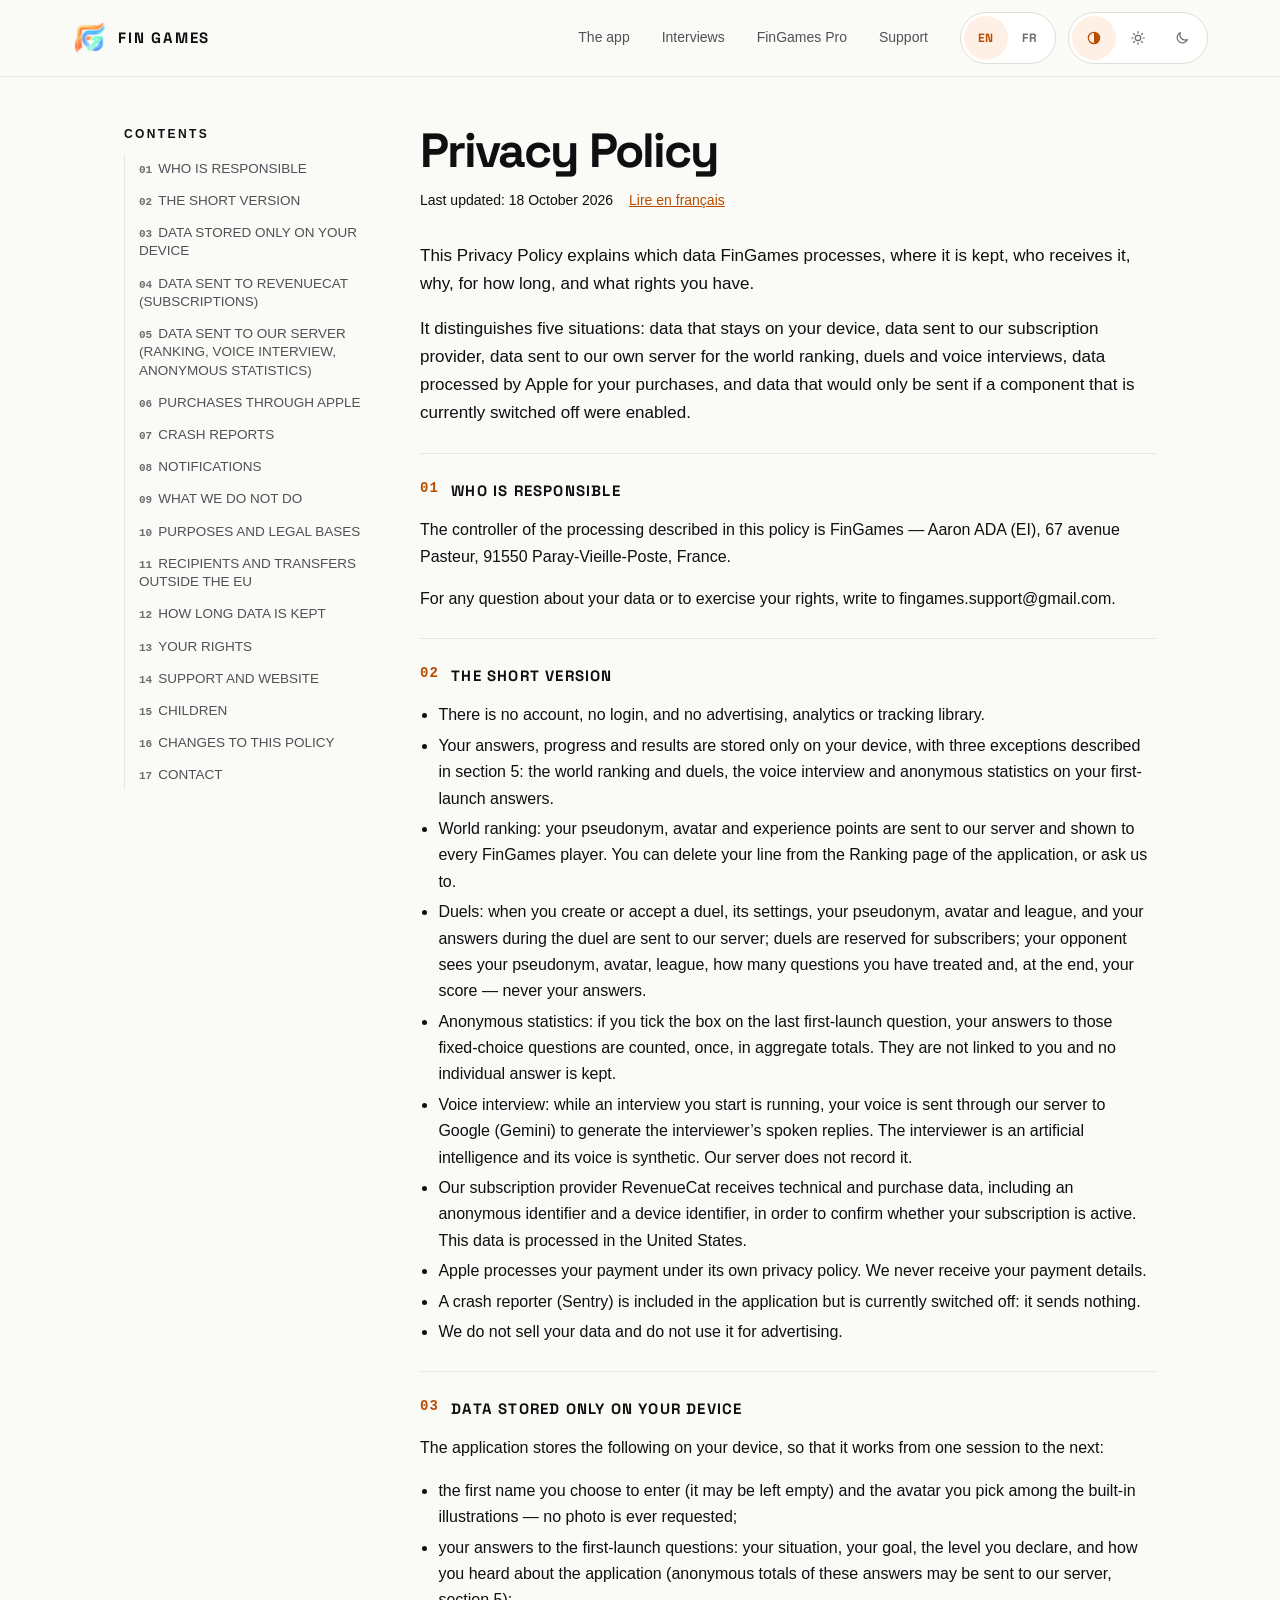
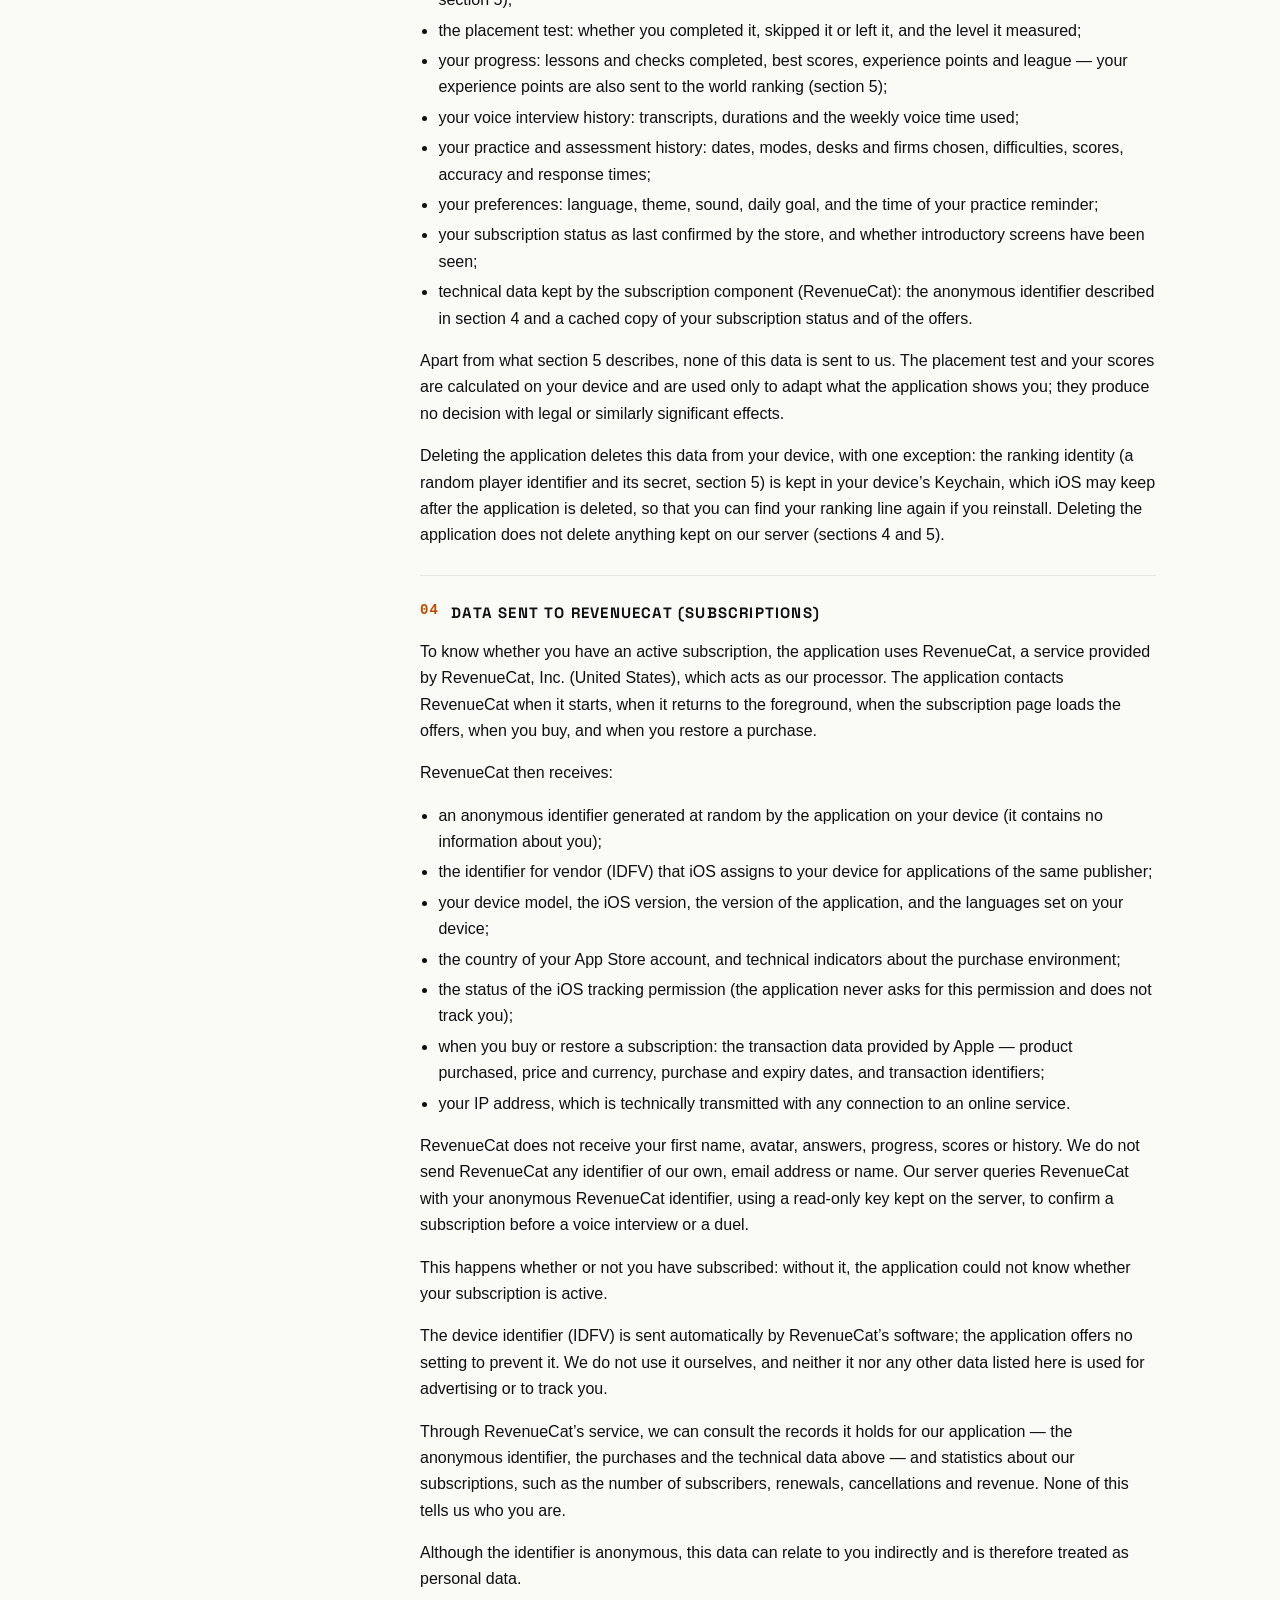
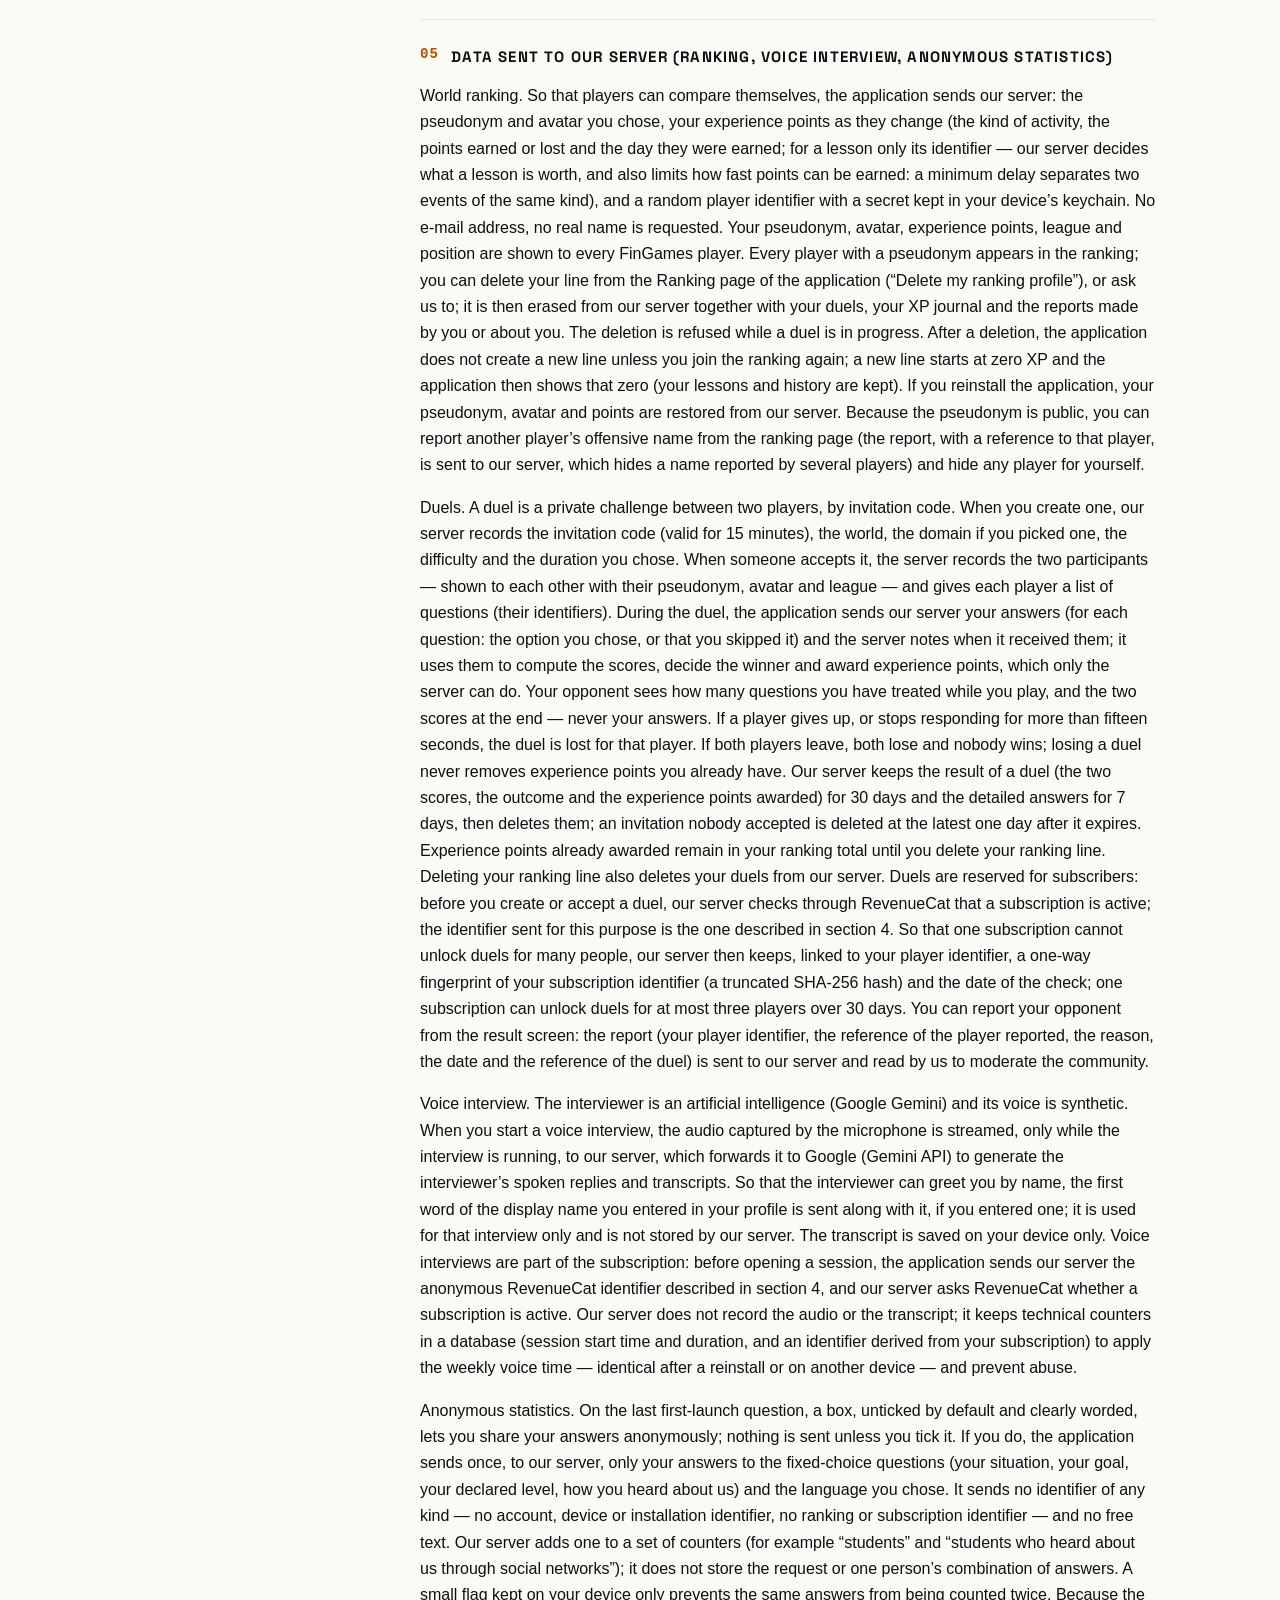
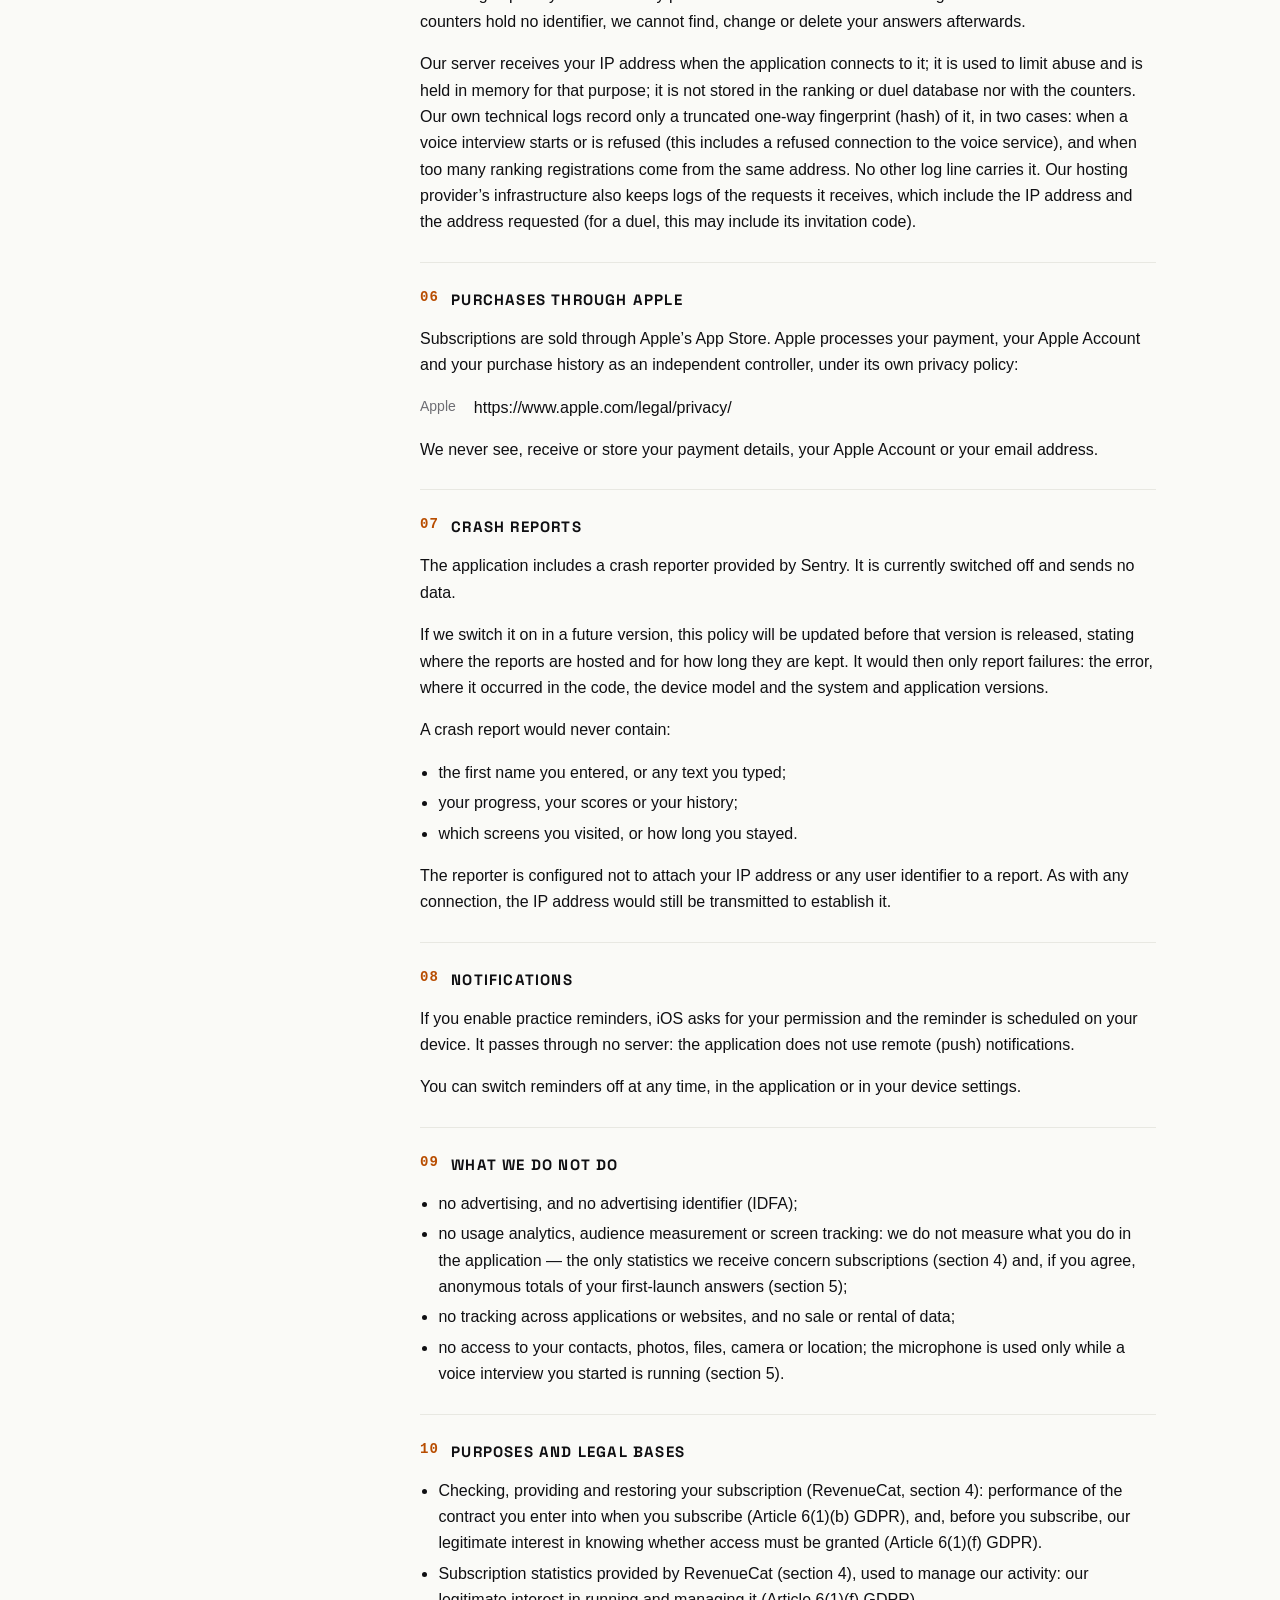
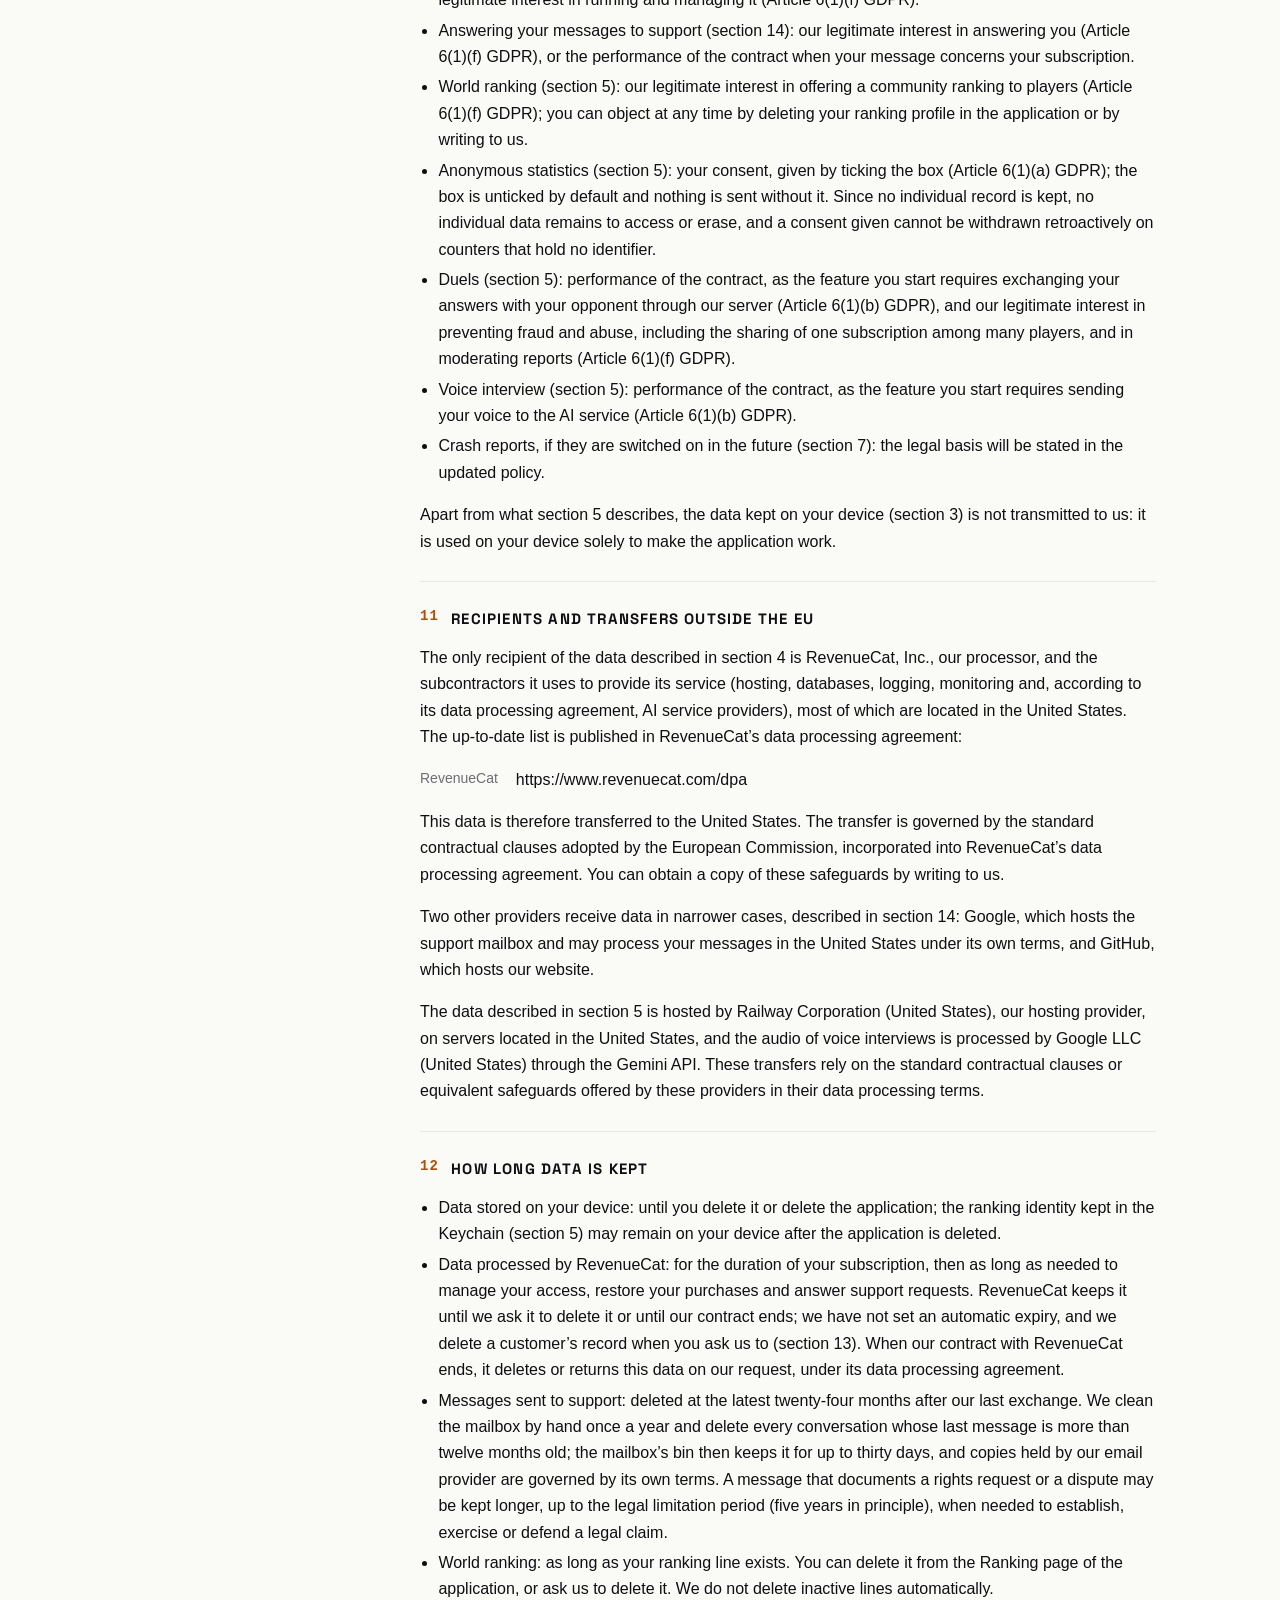
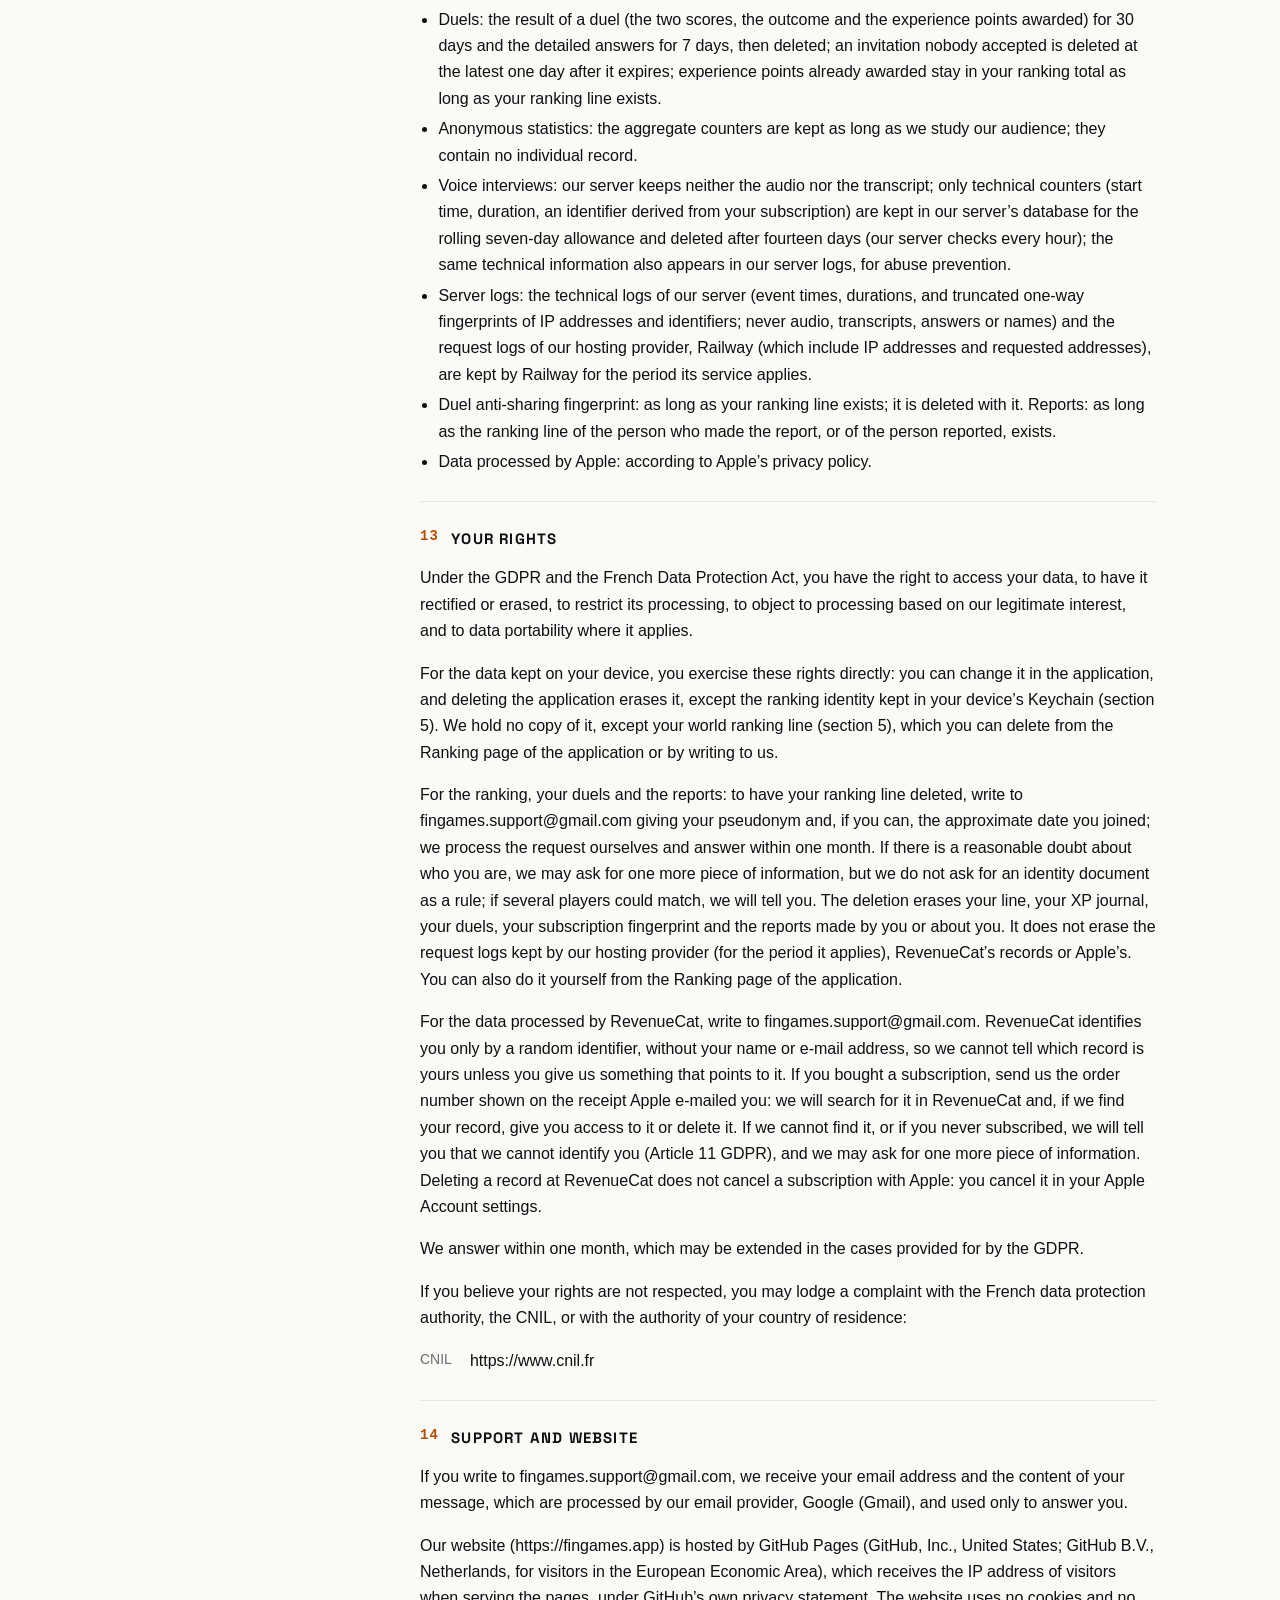
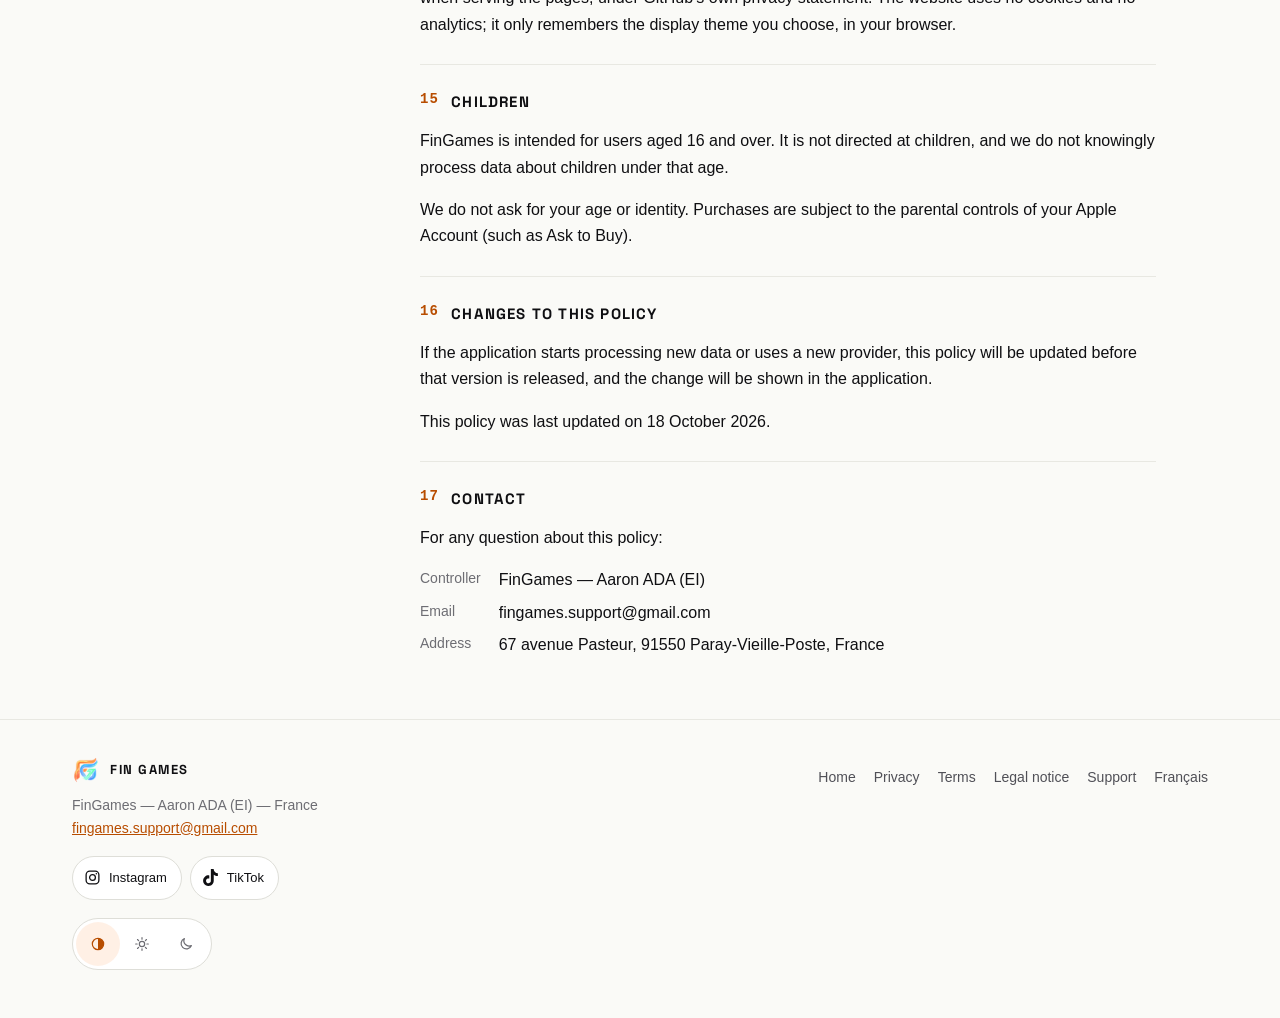
<file: privacy.html>
<!doctype html>
<html lang="en">
<head>
<meta charset="utf-8">
<meta name="viewport" content="width=device-width, initial-scale=1, viewport-fit=cover">
<title>Privacy Policy — FIN GAMES</title>
<meta name="description" content="How FinGames handles local progress, subscription data and your privacy rights. Read the full privacy policy and contact details.">
<link rel="canonical" href="https://fingames.app/privacy.html">
<link rel="alternate" hreflang="en" href="https://fingames.app/privacy.html">
<link rel="alternate" hreflang="fr" href="https://fingames.app/privacy.fr.html">
<link rel="alternate" hreflang="x-default" href="https://fingames.app/privacy.html">
<meta name="theme-color" content="#08080A" media="(prefers-color-scheme: dark)">
<meta name="theme-color" content="#FAFAF7" media="(prefers-color-scheme: light)">
<meta property="og:type" content="website">
<meta property="og:site_name" content="FIN GAMES">
<meta property="og:url" content="https://fingames.app/privacy.html">
<meta property="og:title" content="Privacy Policy — FIN GAMES">
<meta property="og:description" content="How FinGames handles local progress, subscription data and your privacy rights. Read the full privacy policy and contact details.">
<meta property="og:locale" content="en_US">
<meta property="og:locale:alternate" content="fr_FR">
<meta property="og:image" content="https://fingames.app/assets/og-image.png">
<meta property="og:image:width" content="1200">
<meta property="og:image:height" content="630">
<meta property="og:image:alt" content="FIN GAMES — finance interview prep on iPhone">
<meta name="twitter:card" content="summary_large_image">
<meta name="twitter:title" content="Privacy Policy — FIN GAMES">
<meta name="twitter:description" content="How FinGames handles local progress, subscription data and your privacy rights. Read the full privacy policy and contact details.">
<meta name="twitter:image" content="https://fingames.app/assets/og-image.png">
<meta name="twitter:image:alt" content="FIN GAMES — finance interview prep on iPhone">
<link rel="icon" type="image/png" href="assets/favicon.png">
<link rel="apple-touch-icon" href="assets/apple-touch-icon.png">

<script>(function(){var d=document.documentElement;d.classList.add("js");try{var t=localStorage.getItem("fg-theme");if(t==="light"||t==="dark")d.setAttribute("data-theme",t)}catch(e){}})();</script>
<link rel="stylesheet" href="assets/site.css?v=motion-1">
</head>
<body>
<a class="skip" href="#main">Skip to content</a>
<header class="top"><div class="wrap">
  <a class="brand" href="index.html"><img src="assets/logo.png" alt="" width="36" height="36"><span class="word">FIN GAMES</span></a>
  <nav class="menu" id="product-menu" aria-label="Home"><a href="index.html#method">The app</a><a href="index.html#interviews">Interviews</a><a href="index.html#pro">FinGames Pro</a><a href="support.html">Support</a></nav>
  <div class="tools">
    <button class="menu-toggle" type="button" aria-expanded="false" aria-controls="product-menu">Menu</button>
    <nav class="seg" aria-label="Language"><a href="privacy.html" hreflang="en" lang="en" aria-current="true">EN</a><a href="privacy.fr.html" hreflang="fr" lang="fr">FR</a></nav>
    <div class="seg theme" role="group" aria-label="Theme"><button type="button" data-set-theme="system" aria-pressed="false" title="System" aria-label="Theme : System"><svg viewBox="0 0 24 24" aria-hidden="true"><circle cx="12" cy="12" r="8.5"/><path d="M12 3.5a8.5 8.5 0 0 1 0 17z" fill="currentColor" stroke="none"/></svg></button><button type="button" data-set-theme="light" aria-pressed="false" title="Light" aria-label="Theme : Light"><svg viewBox="0 0 24 24" aria-hidden="true"><circle cx="12" cy="12" r="4"/><path d="M12 2.5v2.2M12 19.3v2.2M2.5 12h2.2M19.3 12h2.2M5.3 5.3l1.6 1.6M17.1 17.1l1.6 1.6M5.3 18.7l1.6-1.6M17.1 6.9l1.6-1.6"/></svg></button><button type="button" data-set-theme="dark" aria-pressed="false" title="Dark" aria-label="Theme : Dark"><svg viewBox="0 0 24 24" aria-hidden="true"><path d="M20 14.5A8 8 0 0 1 9.5 4a8 8 0 1 0 10.5 10.5z"/></svg></button></div>
  </div>
</div></header>
<main id="main">
<article class="doc"><div class="wrap">
  <nav class="toc" aria-label="Contents"><p>CONTENTS</p><ol><li><a href="#s01"><span class="n">01</span>WHO IS RESPONSIBLE</a></li><li><a href="#s02"><span class="n">02</span>THE SHORT VERSION</a></li><li><a href="#s03"><span class="n">03</span>DATA STORED ONLY ON YOUR DEVICE</a></li><li><a href="#s04"><span class="n">04</span>DATA SENT TO REVENUECAT (SUBSCRIPTIONS)</a></li><li><a href="#s05"><span class="n">05</span>DATA SENT TO OUR SERVER (RANKING, VOICE INTERVIEW, ANONYMOUS STATISTICS)</a></li><li><a href="#s06"><span class="n">06</span>PURCHASES THROUGH APPLE</a></li><li><a href="#s07"><span class="n">07</span>CRASH REPORTS</a></li><li><a href="#s08"><span class="n">08</span>NOTIFICATIONS</a></li><li><a href="#s09"><span class="n">09</span>WHAT WE DO NOT DO</a></li><li><a href="#s10"><span class="n">10</span>PURPOSES AND LEGAL BASES</a></li><li><a href="#s11"><span class="n">11</span>RECIPIENTS AND TRANSFERS OUTSIDE THE EU</a></li><li><a href="#s12"><span class="n">12</span>HOW LONG DATA IS KEPT</a></li><li><a href="#s13"><span class="n">13</span>YOUR RIGHTS</a></li><li><a href="#s14"><span class="n">14</span>SUPPORT AND WEBSITE</a></li><li><a href="#s15"><span class="n">15</span>CHILDREN</a></li><li><a href="#s16"><span class="n">16</span>CHANGES TO THIS POLICY</a></li><li><a href="#s17"><span class="n">17</span>CONTACT</a></li></ol></nav>
  <div>
    <h1>Privacy Policy</h1>
    <p class="meta"><span>Last updated: <span>18 October 2026</span></span>
    <a href="privacy.fr.html" hreflang="fr" lang="fr">Lire en français</a></p>
    <div class="intro"><p>This Privacy Policy explains which data FinGames processes, where it is kept, who receives it, why, for how long, and what rights you have.</p><p>It distinguishes five situations: data that stays on your device, data sent to our subscription provider, data sent to our own server for the world ranking, duels and voice interviews, data processed by Apple for your purchases, and data that would only be sent if a component that is currently switched off were enabled.</p></div>
    <section class="doc-section" id="s01"><h2><span class="n">01</span>WHO IS RESPONSIBLE</h2><p>The controller of the processing described in this policy is FinGames — Aaron ADA (EI), 67 avenue Pasteur, 91550 Paray-Vieille-Poste, France.</p><p>For any question about your data or to exercise your rights, write to fingames.support@gmail.com.</p></section>
<section class="doc-section" id="s02"><h2><span class="n">02</span>THE SHORT VERSION</h2><ul><li>There is no account, no login, and no advertising, analytics or tracking library.</li><li>Your answers, progress and results are stored only on your device, with three exceptions described in section 5: the world ranking and duels, the voice interview and anonymous statistics on your first-launch answers.</li><li>World ranking: your pseudonym, avatar and experience points are sent to our server and shown to every FinGames player. You can delete your line from the Ranking page of the application, or ask us to.</li><li>Duels: when you create or accept a duel, its settings, your pseudonym, avatar and league, and your answers during the duel are sent to our server; duels are reserved for subscribers; your opponent sees your pseudonym, avatar, league, how many questions you have treated and, at the end, your score — never your answers.</li><li>Anonymous statistics: if you tick the box on the last first-launch question, your answers to those fixed-choice questions are counted, once, in aggregate totals. They are not linked to you and no individual answer is kept.</li><li>Voice interview: while an interview you start is running, your voice is sent through our server to Google (Gemini) to generate the interviewer’s spoken replies. The interviewer is an artificial intelligence and its voice is synthetic. Our server does not record it.</li><li>Our subscription provider RevenueCat receives technical and purchase data, including an anonymous identifier and a device identifier, in order to confirm whether your subscription is active. This data is processed in the United States.</li><li>Apple processes your payment under its own privacy policy. We never receive your payment details.</li><li>A crash reporter (Sentry) is included in the application but is currently switched off: it sends nothing.</li><li>We do not sell your data and do not use it for advertising.</li></ul></section>
<section class="doc-section" id="s03"><h2><span class="n">03</span>DATA STORED ONLY ON YOUR DEVICE</h2><p>The application stores the following on your device, so that it works from one session to the next:</p><ul><li>the first name you choose to enter (it may be left empty) and the avatar you pick among the built-in illustrations — no photo is ever requested;</li><li>your answers to the first-launch questions: your situation, your goal, the level you declare, and how you heard about the application (anonymous totals of these answers may be sent to our server, section 5);</li><li>the placement test: whether you completed it, skipped it or left it, and the level it measured;</li><li>your progress: lessons and checks completed, best scores, experience points and league — your experience points are also sent to the world ranking (section 5);</li><li>your voice interview history: transcripts, durations and the weekly voice time used;</li><li>your practice and assessment history: dates, modes, desks and firms chosen, difficulties, scores, accuracy and response times;</li><li>your preferences: language, theme, sound, daily goal, and the time of your practice reminder;</li><li>your subscription status as last confirmed by the store, and whether introductory screens have been seen;</li><li>technical data kept by the subscription component (RevenueCat): the anonymous identifier described in section 4 and a cached copy of your subscription status and of the offers.</li></ul><p>Apart from what section 5 describes, none of this data is sent to us. The placement test and your scores are calculated on your device and are used only to adapt what the application shows you; they produce no decision with legal or similarly significant effects.</p><p>Deleting the application deletes this data from your device, with one exception: the ranking identity (a random player identifier and its secret, section 5) is kept in your device’s Keychain, which iOS may keep after the application is deleted, so that you can find your ranking line again if you reinstall. Deleting the application does not delete anything kept on our server (sections 4 and 5).</p></section>
<section class="doc-section" id="s04"><h2><span class="n">04</span>DATA SENT TO REVENUECAT (SUBSCRIPTIONS)</h2><p>To know whether you have an active subscription, the application uses RevenueCat, a service provided by RevenueCat, Inc. (United States), which acts as our processor. The application contacts RevenueCat when it starts, when it returns to the foreground, when the subscription page loads the offers, when you buy, and when you restore a purchase.</p><p>RevenueCat then receives:</p><ul><li>an anonymous identifier generated at random by the application on your device (it contains no information about you);</li><li>the identifier for vendor (IDFV) that iOS assigns to your device for applications of the same publisher;</li><li>your device model, the iOS version, the version of the application, and the languages set on your device;</li><li>the country of your App Store account, and technical indicators about the purchase environment;</li><li>the status of the iOS tracking permission (the application never asks for this permission and does not track you);</li><li>when you buy or restore a subscription: the transaction data provided by Apple — product purchased, price and currency, purchase and expiry dates, and transaction identifiers;</li><li>your IP address, which is technically transmitted with any connection to an online service.</li></ul><p>RevenueCat does not receive your first name, avatar, answers, progress, scores or history. We do not send RevenueCat any identifier of our own, email address or name. Our server queries RevenueCat with your anonymous RevenueCat identifier, using a read-only key kept on the server, to confirm a subscription before a voice interview or a duel.</p><p>This happens whether or not you have subscribed: without it, the application could not know whether your subscription is active.</p><p>The device identifier (IDFV) is sent automatically by RevenueCat’s software; the application offers no setting to prevent it. We do not use it ourselves, and neither it nor any other data listed here is used for advertising or to track you.</p><p>Through RevenueCat’s service, we can consult the records it holds for our application — the anonymous identifier, the purchases and the technical data above — and statistics about our subscriptions, such as the number of subscribers, renewals, cancellations and revenue. None of this tells us who you are.</p><p>Although the identifier is anonymous, this data can relate to you indirectly and is therefore treated as personal data.</p></section>
<section class="doc-section" id="s05"><h2><span class="n">05</span>DATA SENT TO OUR SERVER (RANKING, VOICE INTERVIEW, ANONYMOUS STATISTICS)</h2><p>World ranking. So that players can compare themselves, the application sends our server: the pseudonym and avatar you chose, your experience points as they change (the kind of activity, the points earned or lost and the day they were earned; for a lesson only its identifier — our server decides what a lesson is worth, and also limits how fast points can be earned: a minimum delay separates two events of the same kind), and a random player identifier with a secret kept in your device’s keychain. No e-mail address, no real name is requested. Your pseudonym, avatar, experience points, league and position are shown to every FinGames player. Every player with a pseudonym appears in the ranking; you can delete your line from the Ranking page of the application (“Delete my ranking profile”), or ask us to; it is then erased from our server together with your duels, your XP journal and the reports made by you or about you. The deletion is refused while a duel is in progress. After a deletion, the application does not create a new line unless you join the ranking again; a new line starts at zero XP and the application then shows that zero (your lessons and history are kept). If you reinstall the application, your pseudonym, avatar and points are restored from our server. Because the pseudonym is public, you can report another player’s offensive name from the ranking page (the report, with a reference to that player, is sent to our server, which hides a name reported by several players) and hide any player for yourself.</p><p>Duels. A duel is a private challenge between two players, by invitation code. When you create one, our server records the invitation code (valid for 15 minutes), the world, the domain if you picked one, the difficulty and the duration you chose. When someone accepts it, the server records the two participants — shown to each other with their pseudonym, avatar and league — and gives each player a list of questions (their identifiers). During the duel, the application sends our server your answers (for each question: the option you chose, or that you skipped it) and the server notes when it received them; it uses them to compute the scores, decide the winner and award experience points, which only the server can do. Your opponent sees how many questions you have treated while you play, and the two scores at the end — never your answers. If a player gives up, or stops responding for more than fifteen seconds, the duel is lost for that player. If both players leave, both lose and nobody wins; losing a duel never removes experience points you already have. Our server keeps the result of a duel (the two scores, the outcome and the experience points awarded) for 30 days and the detailed answers for 7 days, then deletes them; an invitation nobody accepted is deleted at the latest one day after it expires. Experience points already awarded remain in your ranking total until you delete your ranking line. Deleting your ranking line also deletes your duels from our server. Duels are reserved for subscribers: before you create or accept a duel, our server checks through RevenueCat that a subscription is active; the identifier sent for this purpose is the one described in section 4. So that one subscription cannot unlock duels for many people, our server then keeps, linked to your player identifier, a one-way fingerprint of your subscription identifier (a truncated SHA-256 hash) and the date of the check; one subscription can unlock duels for at most three players over 30 days. You can report your opponent from the result screen: the report (your player identifier, the reference of the player reported, the reason, the date and the reference of the duel) is sent to our server and read by us to moderate the community.</p><p>Voice interview. The interviewer is an artificial intelligence (Google Gemini) and its voice is synthetic. When you start a voice interview, the audio captured by the microphone is streamed, only while the interview is running, to our server, which forwards it to Google (Gemini API) to generate the interviewer’s spoken replies and transcripts. So that the interviewer can greet you by name, the first word of the display name you entered in your profile is sent along with it, if you entered one; it is used for that interview only and is not stored by our server. The transcript is saved on your device only. Voice interviews are part of the subscription: before opening a session, the application sends our server the anonymous RevenueCat identifier described in section 4, and our server asks RevenueCat whether a subscription is active. Our server does not record the audio or the transcript; it keeps technical counters in a database (session start time and duration, and an identifier derived from your subscription) to apply the weekly voice time — identical after a reinstall or on another device — and prevent abuse.</p><p>Anonymous statistics. On the last first-launch question, a box, unticked by default and clearly worded, lets you share your answers anonymously; nothing is sent unless you tick it. If you do, the application sends once, to our server, only your answers to the fixed-choice questions (your situation, your goal, your declared level, how you heard about us) and the language you chose. It sends no identifier of any kind — no account, device or installation identifier, no ranking or subscription identifier — and no free text. Our server adds one to a set of counters (for example “students” and “students who heard about us through social networks”); it does not store the request or one person’s combination of answers. A small flag kept on your device only prevents the same answers from being counted twice. Because the counters hold no identifier, we cannot find, change or delete your answers afterwards.</p><p>Our server receives your IP address when the application connects to it; it is used to limit abuse and is held in memory for that purpose; it is not stored in the ranking or duel database nor with the counters. Our own technical logs record only a truncated one-way fingerprint (hash) of it, in two cases: when a voice interview starts or is refused (this includes a refused connection to the voice service), and when too many ranking registrations come from the same address. No other log line carries it. Our hosting provider’s infrastructure also keeps logs of the requests it receives, which include the IP address and the address requested (for a duel, this may include its invitation code).</p></section>
<section class="doc-section" id="s06"><h2><span class="n">06</span>PURCHASES THROUGH APPLE</h2><p>Subscriptions are sold through Apple’s App Store. Apple processes your payment, your Apple Account and your purchase history as an independent controller, under its own privacy policy:</p><dl><dt>Apple</dt><dd>https://www.apple.com/legal/privacy/</dd></dl><p>We never see, receive or store your payment details, your Apple Account or your email address.</p></section>
<section class="doc-section" id="s07"><h2><span class="n">07</span>CRASH REPORTS</h2><p>The application includes a crash reporter provided by Sentry. It is currently switched off and sends no data.</p><p>If we switch it on in a future version, this policy will be updated before that version is released, stating where the reports are hosted and for how long they are kept. It would then only report failures: the error, where it occurred in the code, the device model and the system and application versions.</p><p>A crash report would never contain:</p><ul><li>the first name you entered, or any text you typed;</li><li>your progress, your scores or your history;</li><li>which screens you visited, or how long you stayed.</li></ul><p>The reporter is configured not to attach your IP address or any user identifier to a report. As with any connection, the IP address would still be transmitted to establish it.</p></section>
<section class="doc-section" id="s08"><h2><span class="n">08</span>NOTIFICATIONS</h2><p>If you enable practice reminders, iOS asks for your permission and the reminder is scheduled on your device. It passes through no server: the application does not use remote (push) notifications.</p><p>You can switch reminders off at any time, in the application or in your device settings.</p></section>
<section class="doc-section" id="s09"><h2><span class="n">09</span>WHAT WE DO NOT DO</h2><ul><li>no advertising, and no advertising identifier (IDFA);</li><li>no usage analytics, audience measurement or screen tracking: we do not measure what you do in the application — the only statistics we receive concern subscriptions (section 4) and, if you agree, anonymous totals of your first-launch answers (section 5);</li><li>no tracking across applications or websites, and no sale or rental of data;</li><li>no access to your contacts, photos, files, camera or location; the microphone is used only while a voice interview you started is running (section 5).</li></ul></section>
<section class="doc-section" id="s10"><h2><span class="n">10</span>PURPOSES AND LEGAL BASES</h2><ul><li>Checking, providing and restoring your subscription (RevenueCat, section 4): performance of the contract you enter into when you subscribe (Article 6(1)(b) GDPR), and, before you subscribe, our legitimate interest in knowing whether access must be granted (Article 6(1)(f) GDPR).</li><li>Subscription statistics provided by RevenueCat (section 4), used to manage our activity: our legitimate interest in running and managing it (Article 6(1)(f) GDPR).</li><li>Answering your messages to support (section 14): our legitimate interest in answering you (Article 6(1)(f) GDPR), or the performance of the contract when your message concerns your subscription.</li><li>World ranking (section 5): our legitimate interest in offering a community ranking to players (Article 6(1)(f) GDPR); you can object at any time by deleting your ranking profile in the application or by writing to us.</li><li>Anonymous statistics (section 5): your consent, given by ticking the box (Article 6(1)(a) GDPR); the box is unticked by default and nothing is sent without it. Since no individual record is kept, no individual data remains to access or erase, and a consent given cannot be withdrawn retroactively on counters that hold no identifier.</li><li>Duels (section 5): performance of the contract, as the feature you start requires exchanging your answers with your opponent through our server (Article 6(1)(b) GDPR), and our legitimate interest in preventing fraud and abuse, including the sharing of one subscription among many players, and in moderating reports (Article 6(1)(f) GDPR).</li><li>Voice interview (section 5): performance of the contract, as the feature you start requires sending your voice to the AI service (Article 6(1)(b) GDPR).</li><li>Crash reports, if they are switched on in the future (section 7): the legal basis will be stated in the updated policy.</li></ul><p>Apart from what section 5 describes, the data kept on your device (section 3) is not transmitted to us: it is used on your device solely to make the application work.</p></section>
<section class="doc-section" id="s11"><h2><span class="n">11</span>RECIPIENTS AND TRANSFERS OUTSIDE THE EU</h2><p>The only recipient of the data described in section 4 is RevenueCat, Inc., our processor, and the subcontractors it uses to provide its service (hosting, databases, logging, monitoring and, according to its data processing agreement, AI service providers), most of which are located in the United States. The up-to-date list is published in RevenueCat’s data processing agreement:</p><dl><dt>RevenueCat</dt><dd>https://www.revenuecat.com/dpa</dd></dl><p>This data is therefore transferred to the United States. The transfer is governed by the standard contractual clauses adopted by the European Commission, incorporated into RevenueCat’s data processing agreement. You can obtain a copy of these safeguards by writing to us.</p><p>Two other providers receive data in narrower cases, described in section 14: Google, which hosts the support mailbox and may process your messages in the United States under its own terms, and GitHub, which hosts our website.</p><p>The data described in section 5 is hosted by Railway Corporation (United States), our hosting provider, on servers located in the United States, and the audio of voice interviews is processed by Google LLC (United States) through the Gemini API. These transfers rely on the standard contractual clauses or equivalent safeguards offered by these providers in their data processing terms.</p></section>
<section class="doc-section" id="s12"><h2><span class="n">12</span>HOW LONG DATA IS KEPT</h2><ul><li>Data stored on your device: until you delete it or delete the application; the ranking identity kept in the Keychain (section 5) may remain on your device after the application is deleted.</li><li>Data processed by RevenueCat: for the duration of your subscription, then as long as needed to manage your access, restore your purchases and answer support requests. RevenueCat keeps it until we ask it to delete it or until our contract ends; we have not set an automatic expiry, and we delete a customer’s record when you ask us to (section 13). When our contract with RevenueCat ends, it deletes or returns this data on our request, under its data processing agreement.</li><li>Messages sent to support: deleted at the latest twenty-four months after our last exchange. We clean the mailbox by hand once a year and delete every conversation whose last message is more than twelve months old; the mailbox’s bin then keeps it for up to thirty days, and copies held by our email provider are governed by its own terms. A message that documents a rights request or a dispute may be kept longer, up to the legal limitation period (five years in principle), when needed to establish, exercise or defend a legal claim.</li><li>World ranking: as long as your ranking line exists. You can delete it from the Ranking page of the application, or ask us to delete it. We do not delete inactive lines automatically.</li><li>Duels: the result of a duel (the two scores, the outcome and the experience points awarded) for 30 days and the detailed answers for 7 days, then deleted; an invitation nobody accepted is deleted at the latest one day after it expires; experience points already awarded stay in your ranking total as long as your ranking line exists.</li><li>Anonymous statistics: the aggregate counters are kept as long as we study our audience; they contain no individual record.</li><li>Voice interviews: our server keeps neither the audio nor the transcript; only technical counters (start time, duration, an identifier derived from your subscription) are kept in our server’s database for the rolling seven-day allowance and deleted after fourteen days (our server checks every hour); the same technical information also appears in our server logs, for abuse prevention.</li><li>Server logs: the technical logs of our server (event times, durations, and truncated one-way fingerprints of IP addresses and identifiers; never audio, transcripts, answers or names) and the request logs of our hosting provider, Railway (which include IP addresses and requested addresses), are kept by Railway for the period its service applies.</li><li>Duel anti-sharing fingerprint: as long as your ranking line exists; it is deleted with it. Reports: as long as the ranking line of the person who made the report, or of the person reported, exists.</li><li>Data processed by Apple: according to Apple’s privacy policy.</li></ul></section>
<section class="doc-section" id="s13"><h2><span class="n">13</span>YOUR RIGHTS</h2><p>Under the GDPR and the French Data Protection Act, you have the right to access your data, to have it rectified or erased, to restrict its processing, to object to processing based on our legitimate interest, and to data portability where it applies.</p><p>For the data kept on your device, you exercise these rights directly: you can change it in the application, and deleting the application erases it, except the ranking identity kept in your device’s Keychain (section 5). We hold no copy of it, except your world ranking line (section 5), which you can delete from the Ranking page of the application or by writing to us.</p><p>For the ranking, your duels and the reports: to have your ranking line deleted, write to fingames.support@gmail.com giving your pseudonym and, if you can, the approximate date you joined; we process the request ourselves and answer within one month. If there is a reasonable doubt about who you are, we may ask for one more piece of information, but we do not ask for an identity document as a rule; if several players could match, we will tell you. The deletion erases your line, your XP journal, your duels, your subscription fingerprint and the reports made by you or about you. It does not erase the request logs kept by our hosting provider (for the period it applies), RevenueCat’s records or Apple’s. You can also do it yourself from the Ranking page of the application.</p><p>For the data processed by RevenueCat, write to fingames.support@gmail.com. RevenueCat identifies you only by a random identifier, without your name or e-mail address, so we cannot tell which record is yours unless you give us something that points to it. If you bought a subscription, send us the order number shown on the receipt Apple e-mailed you: we will search for it in RevenueCat and, if we find your record, give you access to it or delete it. If we cannot find it, or if you never subscribed, we will tell you that we cannot identify you (Article 11 GDPR), and we may ask for one more piece of information. Deleting a record at RevenueCat does not cancel a subscription with Apple: you cancel it in your Apple Account settings.</p><p>We answer within one month, which may be extended in the cases provided for by the GDPR.</p><p>If you believe your rights are not respected, you may lodge a complaint with the French data protection authority, the CNIL, or with the authority of your country of residence:</p><dl><dt>CNIL</dt><dd>https://www.cnil.fr</dd></dl></section>
<section class="doc-section" id="s14"><h2><span class="n">14</span>SUPPORT AND WEBSITE</h2><p>If you write to fingames.support@gmail.com, we receive your email address and the content of your message, which are processed by our email provider, Google (Gmail), and used only to answer you.</p><p>Our website (https://fingames.app) is hosted by GitHub Pages (GitHub, Inc., United States; GitHub B.V., Netherlands, for visitors in the European Economic Area), which receives the IP address of visitors when serving the pages, under GitHub’s own privacy statement. The website uses no cookies and no analytics; it only remembers the display theme you choose, in your browser.</p></section>
<section class="doc-section" id="s15"><h2><span class="n">15</span>CHILDREN</h2><p>FinGames is intended for users aged 16 and over. It is not directed at children, and we do not knowingly process data about children under that age.</p><p>We do not ask for your age or identity. Purchases are subject to the parental controls of your Apple Account (such as Ask to Buy).</p></section>
<section class="doc-section" id="s16"><h2><span class="n">16</span>CHANGES TO THIS POLICY</h2><p>If the application starts processing new data or uses a new provider, this policy will be updated before that version is released, and the change will be shown in the application.</p><p>This policy was last updated on 18 October 2026.</p></section>
<section class="doc-section" id="s17"><h2><span class="n">17</span>CONTACT</h2><p>For any question about this policy:</p><dl><dt>Controller</dt><dd>FinGames — Aaron ADA (EI)</dd><dt>Email</dt><dd>fingames.support@gmail.com</dd><dt>Address</dt><dd>67 avenue Pasteur, 91550 Paray-Vieille-Poste, France</dd></dl></section>
  </div>
</div></article>
</main>
<footer class="foot"><div class="wrap">
  <div>
    <a class="brand" href="index.html"><img src="assets/logo.png" alt="" width="28" height="28"><span class="word">FIN GAMES</span></a>
    <p>FinGames — Aaron ADA (EI) — France<br>
    <a href="mailto:fingames.support@gmail.com">fingames.support@gmail.com</a></p>
    <ul class="social"><li><a href="https://www.instagram.com/financegames_/" target="_blank" rel="noopener noreferrer" aria-label="Instagram @financegames_ (opens in a new tab)"><svg viewBox="0 0 24 24" aria-hidden="true"><rect x="3" y="3" width="18" height="18" rx="5.2"/><circle cx="12" cy="12" r="4.1"/><circle cx="17.4" cy="6.6" r="1.1" fill="currentColor" stroke="none"/></svg><span><b>Instagram</b><em>@financegames_</em></span></a></li><li><a href="https://www.tiktok.com/@financegames" target="_blank" rel="noopener noreferrer" aria-label="TikTok @financegames (opens in a new tab)"><svg viewBox="0 0 24 24" aria-hidden="true"><path fill="currentColor" stroke="none" d="M12.53.02C13.84 0 15.14.01 16.44 0c.08 1.53.63 3.09 1.75 4.17 1.12 1.11 2.7 1.62 4.24 1.79v4.03c-1.44-.05-2.89-.35-4.2-.97-.57-.26-1.1-.59-1.62-.93-.01 2.92.01 5.84-.02 8.75-.08 1.4-.54 2.79-1.35 3.94-1.31 1.92-3.58 3.17-5.91 3.21-1.43.08-2.86-.31-4.08-1.03-2.02-1.19-3.44-3.37-3.65-5.71-.02-.5-.03-1-.01-1.49.18-1.9 1.12-3.72 2.58-4.96 1.66-1.44 3.98-2.13 6.15-1.72.02 1.48-.04 2.96-.04 4.44-.99-.32-2.15-.23-3.02.37-.63.41-1.11 1.04-1.36 1.75-.21.51-.15 1.07-.14 1.61.24 1.64 1.82 3.02 3.5 2.87 1.12-.01 2.19-.66 2.77-1.61.19-.33.4-.67.41-1.06.1-1.79.06-3.57.07-5.36.01-4.03-.01-8.05.02-12.07z"/></svg><span><b>TikTok</b><em>@financegames</em></span></a></li></ul>
    <div class="seg theme footer-theme" role="group" aria-label="Theme"><button type="button" data-set-theme="system" aria-pressed="false" aria-label="Theme : System"><svg viewBox="0 0 24 24" aria-hidden="true"><circle cx="12" cy="12" r="8.5"/><path d="M12 3.5a8.5 8.5 0 0 1 0 17z" fill="currentColor" stroke="none"/></svg></button><button type="button" data-set-theme="light" aria-pressed="false" aria-label="Theme : Light"><svg viewBox="0 0 24 24" aria-hidden="true"><circle cx="12" cy="12" r="4"/><path d="M12 2.5v2.2M12 19.3v2.2M2.5 12h2.2M19.3 12h2.2M5.3 5.3l1.6 1.6M17.1 17.1l1.6 1.6M5.3 18.7l1.6-1.6M17.1 6.9l1.6-1.6"/></svg></button><button type="button" data-set-theme="dark" aria-pressed="false" aria-label="Theme : Dark"><svg viewBox="0 0 24 24" aria-hidden="true"><path d="M20 14.5A8 8 0 0 1 9.5 4a8 8 0 1 0 10.5 10.5z"/></svg></button></div>
  </div>
  <nav aria-label="Documents"><a href="index.html">Home</a><a href="privacy.html">Privacy</a><a href="terms.html">Terms</a><a href="legal.html">Legal notice</a><a href="support.html">Support</a><a href="privacy.fr.html" hreflang="fr" lang="fr">Français</a></nav>
</div></footer>
<script>(function(){var d=document.documentElement,b=document.querySelectorAll("[data-set-theme]");function sync(){var c=d.getAttribute("data-theme")||"system";for(var i=0;i<b.length;i++)b[i].setAttribute("aria-pressed",String(b[i].getAttribute("data-set-theme")===c))}for(var i=0;i<b.length;i++)b[i].addEventListener("click",function(){var v=this.getAttribute("data-set-theme");if(v==="system")d.removeAttribute("data-theme");else d.setAttribute("data-theme",v);try{if(v==="system")localStorage.removeItem("fg-theme");else localStorage.setItem("fg-theme",v)}catch(e){}sync()});sync();var toggle=document.querySelector('.menu-toggle'),menu=document.getElementById('product-menu');function close(){menu.classList.remove('is-open');toggle.setAttribute('aria-expanded','false')}toggle.addEventListener('click',function(){var open=toggle.getAttribute('aria-expanded')!=='true';toggle.setAttribute('aria-expanded',String(open));menu.classList.toggle('is-open',open)});menu.addEventListener('click',function(e){if(e.target.closest('a'))close()});document.addEventListener('keydown',function(e){if(e.key==='Escape'&&toggle.getAttribute('aria-expanded')==='true'){close();toggle.focus()}})})();</script>
<script>(() => {
  const d = document.documentElement;
  const reduce = matchMedia('(prefers-reduced-motion: reduce)').matches;
  const finePointer = matchMedia('(hover: hover) and (pointer: fine)').matches;

  /* 1 · Reveal on scroll, with the stagger index set in the markup (--i). */
  const items = document.querySelectorAll('[data-reveal], .doc-section, .doc h1, .toc');
  if (reduce || !('IntersectionObserver' in window)) {
    items.forEach((el) => el.classList.add('is-in'));
  } else {
    d.classList.add('motion');
    const io = new IntersectionObserver(
      (entries) => {
        for (const e of entries)
          if (e.isIntersecting) {
            e.target.classList.add('is-in');
            io.unobserve(e.target);
          }
      },
      { rootMargin: '0px 0px -8% 0px', threshold: 0.12 },
    );
    items.forEach((el) => io.observe(el));
    // The hero choreography (phones rise, market line draws) starts after the first paint.
    setTimeout(() => document.querySelectorAll('.hero-stage').forEach((s) => s.classList.add('is-ready')), 60);
  }

  /* 2 · Pause decorative loops while offscreen. */
  if ('IntersectionObserver' in window) {
    const live = new IntersectionObserver((entries) => {
      for (const e of entries) e.target.classList.toggle('is-paused', !e.isIntersecting);
    });
    document.querySelectorAll('[data-hero], .tape').forEach((el) => live.observe(el));
  }

  /* 3 · Phone screens: skeleton → fade-in, or a clear fallback on error. */
  document.querySelectorAll('[data-screen]').forEach((screen) => {
    const img = screen.querySelector('img');
    if (!img) return;
    const done = () => screen.classList.add('is-loaded');
    const fail = () => screen.classList.add('is-error');
    if (img.complete) (img.naturalWidth ? done : fail)();
    else {
      img.addEventListener('load', done, { once: true });
      img.addEventListener('error', fail, { once: true });
    }
  });

  /* 4 · Hero depth: phones follow the pointer (desktop) and drift on scroll. */
  const hero = document.querySelector('[data-hero]');
  if (hero && !reduce) {
    const phones = [...hero.querySelectorAll('[data-depth]')];
    let tx = 0,
      ty = 0,
      cx = 0,
      cy = 0,
      sy = 0,
      raf = 0;
    const frame = () => {
      raf = 0;
      cx += (tx - cx) * 0.08;
      cy += (ty - cy) * 0.08;
      for (const p of phones) {
        const k = Number(p.getAttribute('data-depth'));
        p.style.setProperty('--px', `${(cx * 14 * k).toFixed(2)}px`);
        p.style.setProperty('--py', `${(cy * 10 * k - sy * 0.12 * k).toFixed(2)}px`);
      }
      if (Math.abs(tx - cx) > 0.001 || Math.abs(ty - cy) > 0.001) raf = requestAnimationFrame(frame);
    };
    const kick = () => {
      if (!raf) raf = requestAnimationFrame(frame);
    };
    if (finePointer)
      hero.addEventListener('pointermove', (e) => {
        const r = hero.getBoundingClientRect();
        tx = (e.clientX - r.left) / r.width - 0.5;
        ty = (e.clientY - r.top) / r.height - 0.5;
        kick();
      });
    hero.addEventListener('pointerleave', () => {
      tx = ty = 0;
      kick();
    });
    addEventListener(
      'scroll',
      () => {
        sy = Math.min(scrollY, 600);
        kick();
      },
      { passive: true },
    );
  }

  /* 5 · Tilt + spotlight on discipline tiles (precise pointers only: no sticky hover). */
  if (finePointer && !reduce)
    document.querySelectorAll('[data-tilt]').forEach((tile) => {
      const el = tile               ;
      el.addEventListener('pointermove', (e) => {
        const r = el.getBoundingClientRect();
        const x = (e.clientX - r.left) / r.width;
        const y = (e.clientY - r.top) / r.height;
        el.style.setProperty('--rx', `${((0.5 - y) * 7).toFixed(2)}deg`);
        el.style.setProperty('--ry', `${((x - 0.5) * 9).toFixed(2)}deg`);
        el.style.setProperty('--gx', `${(x * 100).toFixed(1)}%`);
        el.style.setProperty('--gy', `${(y * 100).toFixed(1)}%`);
      });
      el.addEventListener('pointerleave', () => {
        el.style.setProperty('--rx', '0deg');
        el.style.setProperty('--ry', '0deg');
      });
    });

  /* 6 · Figures count up once, with an expo-out curve. */
  const counters = document.querySelectorAll('[data-count]');
  if (!reduce && 'IntersectionObserver' in window) {
    const co = new IntersectionObserver(
      (entries) => {
        for (const e of entries) {
          if (!e.isIntersecting) continue;
          co.unobserve(e.target);
          const el = e.target               ;
          const to = Number(el.getAttribute('data-count'));
          const t0 = performance.now();
          const step = (t        ) => {
            const p = Math.min(1, (t - t0) / 1100);
            el.textContent = String(Math.round(to * (1 - Math.pow(2, -10 * p))));
            if (p < 1) requestAnimationFrame(step);
            else el.textContent = String(to);
          };
          el.textContent = '0';
          requestAnimationFrame(step);
        }
      },
      { threshold: 0.6 },
    );
    counters.forEach((el) => co.observe(el));
  }

  /* 7 · Gallery: scroll-snap carousel with prev/next and accurate disabled states. */
  const track = document.querySelector('[data-gallery-track]')                      ;
  if (track) {
    const prev = document.querySelector('[data-gallery="prev"]')                     ;
    const next = document.querySelector('[data-gallery="next"]')                     ;
    const step = () => (track.querySelector('li')               ).getBoundingClientRect().width + 24;
    const sync = () => {
      prev.disabled = track.scrollLeft < 8;
      next.disabled = track.scrollLeft + track.clientWidth > track.scrollWidth - 8;
    };
    prev.addEventListener('click', () => track.scrollBy({ left: -step(), behavior: reduce ? 'auto' : 'smooth' }));
    next.addEventListener('click', () => track.scrollBy({ left: step(), behavior: reduce ? 'auto' : 'smooth' }));
    track.addEventListener('scroll', () => requestAnimationFrame(sync), { passive: true });
    addEventListener('resize', sync);
    sync();
  }

  /* 8 · Copy the support address: success and error states, announced politely. */
  document.querySelectorAll('[data-copy]').forEach((btn) => {
    const b = btn                     ;
    const label = b.querySelector('.copy-label')               ;
    const status = document.querySelector('.copy-status')                      ;
    const initial = label.textContent;
    let timer = 0;
    b.addEventListener('click', async () => {
      clearTimeout(timer);
      b.classList.remove('is-success', 'is-error');
      b.classList.add('is-loading');
      let ok = false;
      try {
        await navigator.clipboard.writeText(b.getAttribute('data-copy') || '');
        ok = true;
      } catch {
        ok = false;
      }
      b.classList.remove('is-loading');
      b.classList.add(ok ? 'is-success' : 'is-error');
      const msg = b.getAttribute(ok ? 'data-copied' : 'data-failed') || '';
      label.textContent = msg;
      if (status) status.textContent = msg;
      timer = window.setTimeout(() => {
        b.classList.remove('is-success', 'is-error');
        label.textContent = initial;
      }, 2400);
    });
  });

  /* 9 · Header gains depth once the page scrolls. */
  const top = document.querySelector('.top');
  if (top) {
    let ticking = false;
    const sync = () => {
      ticking = false;
      top.classList.toggle('is-scrolled', scrollY > 8);
    };
    addEventListener(
      'scroll',
      () => {
        if (!ticking) {
          ticking = true;
          requestAnimationFrame(sync);
        }
      },
      { passive: true },
    );
    sync();
  }

  /* 10 · App Store links: kept on Apple devices; elsewhere they stay on the site (data-fallback). */
  const apple = /iPhone|iPad|iPod|Macintosh/.test(navigator.userAgent);
  if (!apple) document.querySelectorAll                   ('a[data-fallback]').forEach((a) => (a.href = a.dataset.fallback ));
})();</script>
</body>
</html>
</file>
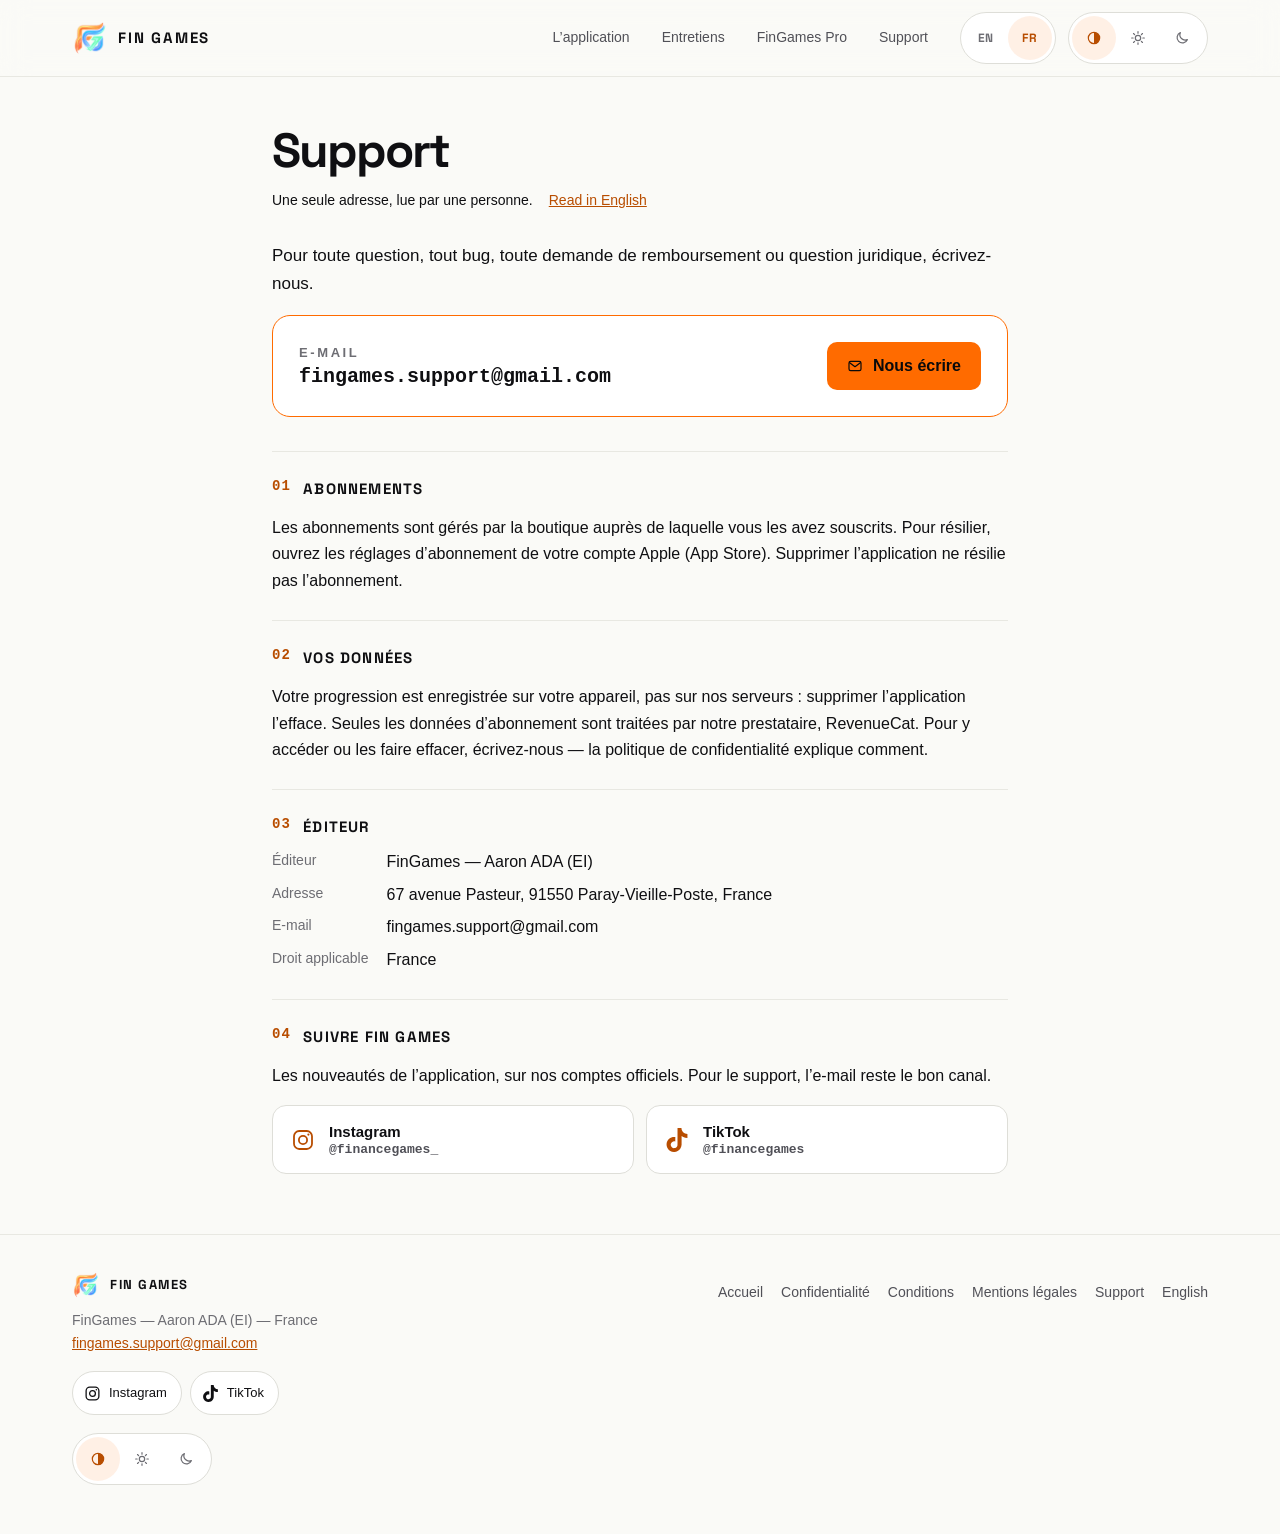
<file: support.fr.html>
<!doctype html>
<html lang="fr">
<head>
<meta charset="utf-8">
<meta name="viewport" content="width=device-width, initial-scale=1, viewport-fit=cover">
<title>Support — FIN GAMES</title>
<meta name="description" content="Aide, abonnements et contact pour FIN GAMES.">
<link rel="canonical" href="https://fingames.app/support.fr.html">
<link rel="alternate" hreflang="en" href="https://fingames.app/support.html">
<link rel="alternate" hreflang="fr" href="https://fingames.app/support.fr.html">
<link rel="alternate" hreflang="x-default" href="https://fingames.app/support.html">
<meta name="theme-color" content="#08080A" media="(prefers-color-scheme: dark)">
<meta name="theme-color" content="#FAFAF7" media="(prefers-color-scheme: light)">
<meta property="og:type" content="website">
<meta property="og:site_name" content="FIN GAMES">
<meta property="og:url" content="https://fingames.app/support.fr.html">
<meta property="og:title" content="Support — FIN GAMES">
<meta property="og:description" content="Aide, abonnements et contact pour FIN GAMES.">
<meta property="og:locale" content="fr_FR">
<meta property="og:locale:alternate" content="en_US">
<meta property="og:image" content="https://fingames.app/assets/og-image.fr.png">
<meta property="og:image:width" content="1200">
<meta property="og:image:height" content="630">
<meta property="og:image:alt" content="FIN GAMES — préparation aux entretiens finance sur iPhone">
<meta name="twitter:card" content="summary_large_image">
<meta name="twitter:title" content="Support — FIN GAMES">
<meta name="twitter:description" content="Aide, abonnements et contact pour FIN GAMES.">
<meta name="twitter:image" content="https://fingames.app/assets/og-image.fr.png">
<meta name="twitter:image:alt" content="FIN GAMES — préparation aux entretiens finance sur iPhone">
<link rel="icon" type="image/png" href="assets/favicon.png">
<link rel="apple-touch-icon" href="assets/apple-touch-icon.png">

<script>(function(){var d=document.documentElement;d.classList.add("js");try{var t=localStorage.getItem("fg-theme");if(t==="light"||t==="dark")d.setAttribute("data-theme",t)}catch(e){}})();</script>
<link rel="stylesheet" href="assets/site.css?v=motion-1">
</head>
<body>
<a class="skip" href="#main">Aller au contenu</a>
<header class="top"><div class="wrap">
  <a class="brand" href="index.fr.html"><img src="assets/logo.png" alt="" width="36" height="36"><span class="word">FIN GAMES</span></a>
  <nav class="menu" id="product-menu" aria-label="Accueil"><a href="index.fr.html#method">L’application</a><a href="index.fr.html#interviews">Entretiens</a><a href="index.fr.html#pro">FinGames Pro</a><a href="support.fr.html">Support</a></nav>
  <div class="tools">
    <button class="menu-toggle" type="button" aria-expanded="false" aria-controls="product-menu">Menu</button>
    <nav class="seg" aria-label="Langue"><a href="support.html" hreflang="en" lang="en">EN</a><a href="support.fr.html" hreflang="fr" lang="fr" aria-current="true">FR</a></nav>
    <div class="seg theme" role="group" aria-label="Thème"><button type="button" data-set-theme="system" aria-pressed="false" title="Système" aria-label="Thème : Système"><svg viewBox="0 0 24 24" aria-hidden="true"><circle cx="12" cy="12" r="8.5"/><path d="M12 3.5a8.5 8.5 0 0 1 0 17z" fill="currentColor" stroke="none"/></svg></button><button type="button" data-set-theme="light" aria-pressed="false" title="Clair" aria-label="Thème : Clair"><svg viewBox="0 0 24 24" aria-hidden="true"><circle cx="12" cy="12" r="4"/><path d="M12 2.5v2.2M12 19.3v2.2M2.5 12h2.2M19.3 12h2.2M5.3 5.3l1.6 1.6M17.1 17.1l1.6 1.6M5.3 18.7l1.6-1.6M17.1 6.9l1.6-1.6"/></svg></button><button type="button" data-set-theme="dark" aria-pressed="false" title="Sombre" aria-label="Thème : Sombre"><svg viewBox="0 0 24 24" aria-hidden="true"><path d="M20 14.5A8 8 0 0 1 9.5 4a8 8 0 1 0 10.5 10.5z"/></svg></button></div>
  </div>
</div></header>
<main id="main">
<article class="doc"><div class="wrap" style="grid-template-columns:minmax(0,46rem)">
  <div>
    <h1>Support</h1>
    <p class="meta"><span>Une seule adresse, lue par une personne.</span>
    <a href="support.html" hreflang="en" lang="en">Read in English</a></p>
    <p class="intro">Pour toute question, tout bug, toute demande de remboursement ou question juridique, écrivez-nous.</p>
    <div class="contact">
      <div><strong>E-MAIL</strong><span class="addr">fingames.support@gmail.com</span></div>
      <a class="soon" href="mailto:fingames.support@gmail.com"><svg viewBox="0 0 24 24" aria-hidden="true"><rect x="3" y="5" width="18" height="14" rx="2.5"/><path d="m4 7 8 6 8-6"/></svg>Nous écrire</a>
    </div>
    <section class="doc-section"><h2><span class="n">01</span>ABONNEMENTS</h2><p>Les abonnements sont gérés par la boutique auprès de laquelle vous les avez souscrits. Pour résilier, ouvrez les réglages d’abonnement de votre compte Apple (App Store). Supprimer l’application ne résilie pas l’abonnement.</p></section>
    <section class="doc-section"><h2><span class="n">02</span>VOS DONNÉES</h2><p>Votre progression est enregistrée sur votre appareil, pas sur nos serveurs : supprimer l’application l’efface. Seules les données d’abonnement sont traitées par notre prestataire, RevenueCat. Pour y accéder ou les faire effacer, écrivez-nous — la politique de confidentialité explique comment.</p></section>
    <section class="doc-section"><h2><span class="n">03</span>ÉDITEUR</h2>
      <dl>
        <dt>Éditeur</dt><dd>FinGames — Aaron ADA (EI)</dd>
        <dt>Adresse</dt><dd>67 avenue Pasteur, 91550 Paray-Vieille-Poste, France</dd>
        <dt>E-mail</dt><dd>fingames.support@gmail.com</dd>
        <dt>Droit applicable</dt><dd>France</dd>
      </dl>
    </section>
    <section class="doc-section"><h2><span class="n">04</span>SUIVRE FIN GAMES</h2>
      <p>Les nouveautés de l’application, sur nos comptes officiels. Pour le support, l’e-mail reste le bon canal.</p>
      <ul class="follow"><li><a href="https://www.instagram.com/financegames_/" target="_blank" rel="noopener noreferrer" aria-label="Instagram @financegames_ (s’ouvre dans un nouvel onglet)"><svg viewBox="0 0 24 24" aria-hidden="true"><rect x="3" y="3" width="18" height="18" rx="5.2"/><circle cx="12" cy="12" r="4.1"/><circle cx="17.4" cy="6.6" r="1.1" fill="currentColor" stroke="none"/></svg><span><b>Instagram</b><em>@financegames_</em></span></a></li><li><a href="https://www.tiktok.com/@financegames" target="_blank" rel="noopener noreferrer" aria-label="TikTok @financegames (s’ouvre dans un nouvel onglet)"><svg viewBox="0 0 24 24" aria-hidden="true"><path fill="currentColor" stroke="none" d="M12.53.02C13.84 0 15.14.01 16.44 0c.08 1.53.63 3.09 1.75 4.17 1.12 1.11 2.7 1.62 4.24 1.79v4.03c-1.44-.05-2.89-.35-4.2-.97-.57-.26-1.1-.59-1.62-.93-.01 2.92.01 5.84-.02 8.75-.08 1.4-.54 2.79-1.35 3.94-1.31 1.92-3.58 3.17-5.91 3.21-1.43.08-2.86-.31-4.08-1.03-2.02-1.19-3.44-3.37-3.65-5.71-.02-.5-.03-1-.01-1.49.18-1.9 1.12-3.72 2.58-4.96 1.66-1.44 3.98-2.13 6.15-1.72.02 1.48-.04 2.96-.04 4.44-.99-.32-2.15-.23-3.02.37-.63.41-1.11 1.04-1.36 1.75-.21.51-.15 1.07-.14 1.61.24 1.64 1.82 3.02 3.5 2.87 1.12-.01 2.19-.66 2.77-1.61.19-.33.4-.67.41-1.06.1-1.79.06-3.57.07-5.36.01-4.03-.01-8.05.02-12.07z"/></svg><span><b>TikTok</b><em>@financegames</em></span></a></li></ul>
    </section>
  </div>
</div></article>
</main>
<footer class="foot"><div class="wrap">
  <div>
    <a class="brand" href="index.fr.html"><img src="assets/logo.png" alt="" width="28" height="28"><span class="word">FIN GAMES</span></a>
    <p>FinGames — Aaron ADA (EI) — France<br>
    <a href="mailto:fingames.support@gmail.com">fingames.support@gmail.com</a></p>
    <ul class="social"><li><a href="https://www.instagram.com/financegames_/" target="_blank" rel="noopener noreferrer" aria-label="Instagram @financegames_ (s’ouvre dans un nouvel onglet)"><svg viewBox="0 0 24 24" aria-hidden="true"><rect x="3" y="3" width="18" height="18" rx="5.2"/><circle cx="12" cy="12" r="4.1"/><circle cx="17.4" cy="6.6" r="1.1" fill="currentColor" stroke="none"/></svg><span><b>Instagram</b><em>@financegames_</em></span></a></li><li><a href="https://www.tiktok.com/@financegames" target="_blank" rel="noopener noreferrer" aria-label="TikTok @financegames (s’ouvre dans un nouvel onglet)"><svg viewBox="0 0 24 24" aria-hidden="true"><path fill="currentColor" stroke="none" d="M12.53.02C13.84 0 15.14.01 16.44 0c.08 1.53.63 3.09 1.75 4.17 1.12 1.11 2.7 1.62 4.24 1.79v4.03c-1.44-.05-2.89-.35-4.2-.97-.57-.26-1.1-.59-1.62-.93-.01 2.92.01 5.84-.02 8.75-.08 1.4-.54 2.79-1.35 3.94-1.31 1.92-3.58 3.17-5.91 3.21-1.43.08-2.86-.31-4.08-1.03-2.02-1.19-3.44-3.37-3.65-5.71-.02-.5-.03-1-.01-1.49.18-1.9 1.12-3.72 2.58-4.96 1.66-1.44 3.98-2.13 6.15-1.72.02 1.48-.04 2.96-.04 4.44-.99-.32-2.15-.23-3.02.37-.63.41-1.11 1.04-1.36 1.75-.21.51-.15 1.07-.14 1.61.24 1.64 1.82 3.02 3.5 2.87 1.12-.01 2.19-.66 2.77-1.61.19-.33.4-.67.41-1.06.1-1.79.06-3.57.07-5.36.01-4.03-.01-8.05.02-12.07z"/></svg><span><b>TikTok</b><em>@financegames</em></span></a></li></ul>
    <div class="seg theme footer-theme" role="group" aria-label="Thème"><button type="button" data-set-theme="system" aria-pressed="false" aria-label="Thème : Système"><svg viewBox="0 0 24 24" aria-hidden="true"><circle cx="12" cy="12" r="8.5"/><path d="M12 3.5a8.5 8.5 0 0 1 0 17z" fill="currentColor" stroke="none"/></svg></button><button type="button" data-set-theme="light" aria-pressed="false" aria-label="Thème : Clair"><svg viewBox="0 0 24 24" aria-hidden="true"><circle cx="12" cy="12" r="4"/><path d="M12 2.5v2.2M12 19.3v2.2M2.5 12h2.2M19.3 12h2.2M5.3 5.3l1.6 1.6M17.1 17.1l1.6 1.6M5.3 18.7l1.6-1.6M17.1 6.9l1.6-1.6"/></svg></button><button type="button" data-set-theme="dark" aria-pressed="false" aria-label="Thème : Sombre"><svg viewBox="0 0 24 24" aria-hidden="true"><path d="M20 14.5A8 8 0 0 1 9.5 4a8 8 0 1 0 10.5 10.5z"/></svg></button></div>
  </div>
  <nav aria-label="Documents"><a href="index.fr.html">Accueil</a><a href="privacy.fr.html">Confidentialité</a><a href="terms.fr.html">Conditions</a><a href="legal.fr.html">Mentions légales</a><a href="support.fr.html">Support</a><a href="support.html" hreflang="en" lang="en">English</a></nav>
</div></footer>
<script>(function(){var d=document.documentElement,b=document.querySelectorAll("[data-set-theme]");function sync(){var c=d.getAttribute("data-theme")||"system";for(var i=0;i<b.length;i++)b[i].setAttribute("aria-pressed",String(b[i].getAttribute("data-set-theme")===c))}for(var i=0;i<b.length;i++)b[i].addEventListener("click",function(){var v=this.getAttribute("data-set-theme");if(v==="system")d.removeAttribute("data-theme");else d.setAttribute("data-theme",v);try{if(v==="system")localStorage.removeItem("fg-theme");else localStorage.setItem("fg-theme",v)}catch(e){}sync()});sync();var toggle=document.querySelector('.menu-toggle'),menu=document.getElementById('product-menu');function close(){menu.classList.remove('is-open');toggle.setAttribute('aria-expanded','false')}toggle.addEventListener('click',function(){var open=toggle.getAttribute('aria-expanded')!=='true';toggle.setAttribute('aria-expanded',String(open));menu.classList.toggle('is-open',open)});menu.addEventListener('click',function(e){if(e.target.closest('a'))close()});document.addEventListener('keydown',function(e){if(e.key==='Escape'&&toggle.getAttribute('aria-expanded')==='true'){close();toggle.focus()}})})();</script>
<script>(() => {
  const d = document.documentElement;
  const reduce = matchMedia('(prefers-reduced-motion: reduce)').matches;
  const finePointer = matchMedia('(hover: hover) and (pointer: fine)').matches;

  /* 1 · Reveal on scroll, with the stagger index set in the markup (--i). */
  const items = document.querySelectorAll('[data-reveal], .doc-section, .doc h1, .toc');
  if (reduce || !('IntersectionObserver' in window)) {
    items.forEach((el) => el.classList.add('is-in'));
  } else {
    d.classList.add('motion');
    const io = new IntersectionObserver(
      (entries) => {
        for (const e of entries)
          if (e.isIntersecting) {
            e.target.classList.add('is-in');
            io.unobserve(e.target);
          }
      },
      { rootMargin: '0px 0px -8% 0px', threshold: 0.12 },
    );
    items.forEach((el) => io.observe(el));
    // The hero choreography (phones rise, market line draws) starts after the first paint.
    setTimeout(() => document.querySelectorAll('.hero-stage').forEach((s) => s.classList.add('is-ready')), 60);
  }

  /* 2 · Pause decorative loops while offscreen. */
  if ('IntersectionObserver' in window) {
    const live = new IntersectionObserver((entries) => {
      for (const e of entries) e.target.classList.toggle('is-paused', !e.isIntersecting);
    });
    document.querySelectorAll('[data-hero], .tape').forEach((el) => live.observe(el));
  }

  /* 3 · Phone screens: skeleton → fade-in, or a clear fallback on error. */
  document.querySelectorAll('[data-screen]').forEach((screen) => {
    const img = screen.querySelector('img');
    if (!img) return;
    const done = () => screen.classList.add('is-loaded');
    const fail = () => screen.classList.add('is-error');
    if (img.complete) (img.naturalWidth ? done : fail)();
    else {
      img.addEventListener('load', done, { once: true });
      img.addEventListener('error', fail, { once: true });
    }
  });

  /* 4 · Hero depth: phones follow the pointer (desktop) and drift on scroll. */
  const hero = document.querySelector('[data-hero]');
  if (hero && !reduce) {
    const phones = [...hero.querySelectorAll('[data-depth]')];
    let tx = 0,
      ty = 0,
      cx = 0,
      cy = 0,
      sy = 0,
      raf = 0;
    const frame = () => {
      raf = 0;
      cx += (tx - cx) * 0.08;
      cy += (ty - cy) * 0.08;
      for (const p of phones) {
        const k = Number(p.getAttribute('data-depth'));
        p.style.setProperty('--px', `${(cx * 14 * k).toFixed(2)}px`);
        p.style.setProperty('--py', `${(cy * 10 * k - sy * 0.12 * k).toFixed(2)}px`);
      }
      if (Math.abs(tx - cx) > 0.001 || Math.abs(ty - cy) > 0.001) raf = requestAnimationFrame(frame);
    };
    const kick = () => {
      if (!raf) raf = requestAnimationFrame(frame);
    };
    if (finePointer)
      hero.addEventListener('pointermove', (e) => {
        const r = hero.getBoundingClientRect();
        tx = (e.clientX - r.left) / r.width - 0.5;
        ty = (e.clientY - r.top) / r.height - 0.5;
        kick();
      });
    hero.addEventListener('pointerleave', () => {
      tx = ty = 0;
      kick();
    });
    addEventListener(
      'scroll',
      () => {
        sy = Math.min(scrollY, 600);
        kick();
      },
      { passive: true },
    );
  }

  /* 5 · Tilt + spotlight on discipline tiles (precise pointers only: no sticky hover). */
  if (finePointer && !reduce)
    document.querySelectorAll('[data-tilt]').forEach((tile) => {
      const el = tile               ;
      el.addEventListener('pointermove', (e) => {
        const r = el.getBoundingClientRect();
        const x = (e.clientX - r.left) / r.width;
        const y = (e.clientY - r.top) / r.height;
        el.style.setProperty('--rx', `${((0.5 - y) * 7).toFixed(2)}deg`);
        el.style.setProperty('--ry', `${((x - 0.5) * 9).toFixed(2)}deg`);
        el.style.setProperty('--gx', `${(x * 100).toFixed(1)}%`);
        el.style.setProperty('--gy', `${(y * 100).toFixed(1)}%`);
      });
      el.addEventListener('pointerleave', () => {
        el.style.setProperty('--rx', '0deg');
        el.style.setProperty('--ry', '0deg');
      });
    });

  /* 6 · Figures count up once, with an expo-out curve. */
  const counters = document.querySelectorAll('[data-count]');
  if (!reduce && 'IntersectionObserver' in window) {
    const co = new IntersectionObserver(
      (entries) => {
        for (const e of entries) {
          if (!e.isIntersecting) continue;
          co.unobserve(e.target);
          const el = e.target               ;
          const to = Number(el.getAttribute('data-count'));
          const t0 = performance.now();
          const step = (t        ) => {
            const p = Math.min(1, (t - t0) / 1100);
            el.textContent = String(Math.round(to * (1 - Math.pow(2, -10 * p))));
            if (p < 1) requestAnimationFrame(step);
            else el.textContent = String(to);
          };
          el.textContent = '0';
          requestAnimationFrame(step);
        }
      },
      { threshold: 0.6 },
    );
    counters.forEach((el) => co.observe(el));
  }

  /* 7 · Gallery: scroll-snap carousel with prev/next and accurate disabled states. */
  const track = document.querySelector('[data-gallery-track]')                      ;
  if (track) {
    const prev = document.querySelector('[data-gallery="prev"]')                     ;
    const next = document.querySelector('[data-gallery="next"]')                     ;
    const step = () => (track.querySelector('li')               ).getBoundingClientRect().width + 24;
    const sync = () => {
      prev.disabled = track.scrollLeft < 8;
      next.disabled = track.scrollLeft + track.clientWidth > track.scrollWidth - 8;
    };
    prev.addEventListener('click', () => track.scrollBy({ left: -step(), behavior: reduce ? 'auto' : 'smooth' }));
    next.addEventListener('click', () => track.scrollBy({ left: step(), behavior: reduce ? 'auto' : 'smooth' }));
    track.addEventListener('scroll', () => requestAnimationFrame(sync), { passive: true });
    addEventListener('resize', sync);
    sync();
  }

  /* 8 · Copy the support address: success and error states, announced politely. */
  document.querySelectorAll('[data-copy]').forEach((btn) => {
    const b = btn                     ;
    const label = b.querySelector('.copy-label')               ;
    const status = document.querySelector('.copy-status')                      ;
    const initial = label.textContent;
    let timer = 0;
    b.addEventListener('click', async () => {
      clearTimeout(timer);
      b.classList.remove('is-success', 'is-error');
      b.classList.add('is-loading');
      let ok = false;
      try {
        await navigator.clipboard.writeText(b.getAttribute('data-copy') || '');
        ok = true;
      } catch {
        ok = false;
      }
      b.classList.remove('is-loading');
      b.classList.add(ok ? 'is-success' : 'is-error');
      const msg = b.getAttribute(ok ? 'data-copied' : 'data-failed') || '';
      label.textContent = msg;
      if (status) status.textContent = msg;
      timer = window.setTimeout(() => {
        b.classList.remove('is-success', 'is-error');
        label.textContent = initial;
      }, 2400);
    });
  });

  /* 9 · Header gains depth once the page scrolls. */
  const top = document.querySelector('.top');
  if (top) {
    let ticking = false;
    const sync = () => {
      ticking = false;
      top.classList.toggle('is-scrolled', scrollY > 8);
    };
    addEventListener(
      'scroll',
      () => {
        if (!ticking) {
          ticking = true;
          requestAnimationFrame(sync);
        }
      },
      { passive: true },
    );
    sync();
  }

  /* 10 · App Store links: kept on Apple devices; elsewhere they stay on the site (data-fallback). */
  const apple = /iPhone|iPad|iPod|Macintosh/.test(navigator.userAgent);
  if (!apple) document.querySelectorAll                   ('a[data-fallback]').forEach((a) => (a.href = a.dataset.fallback ));
})();</script>
</body>
</html>
</file>
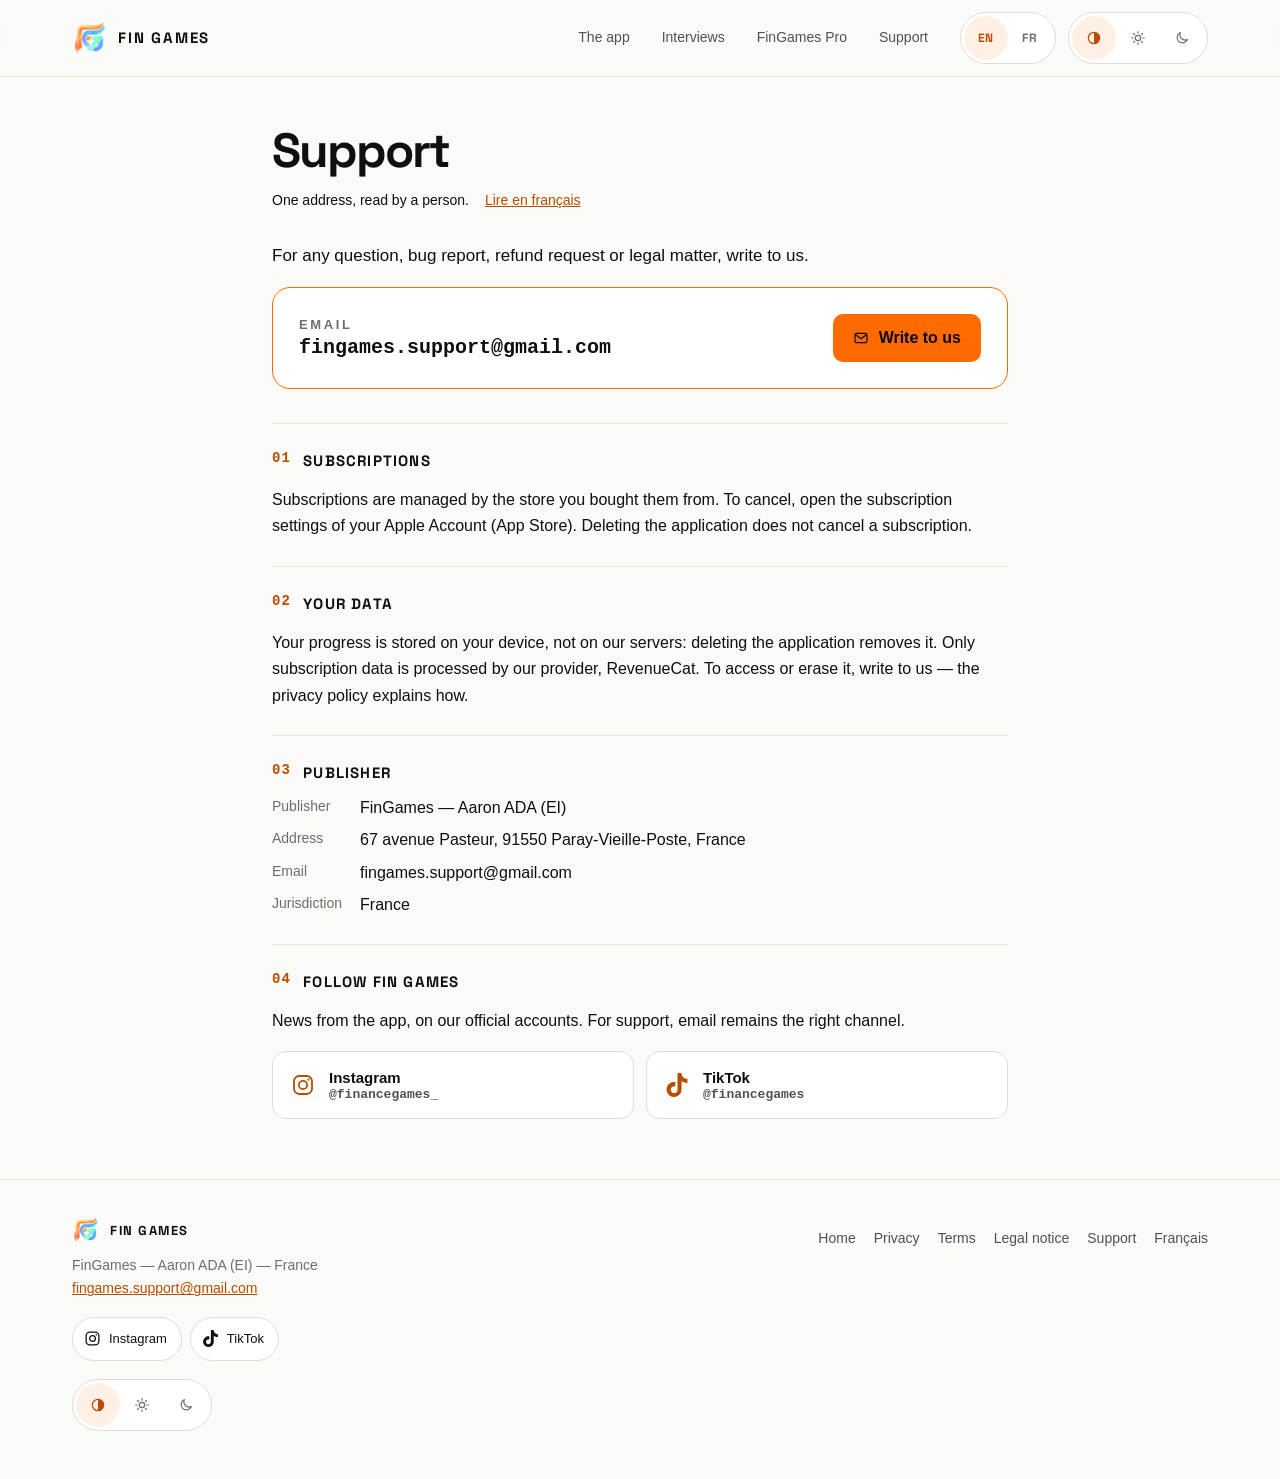
<file: support.html>
<!doctype html>
<html lang="en">
<head>
<meta charset="utf-8">
<meta name="viewport" content="width=device-width, initial-scale=1, viewport-fit=cover">
<title>Support — FIN GAMES</title>
<meta name="description" content="Help, subscriptions and contact for FIN GAMES.">
<link rel="canonical" href="https://fingames.app/support.html">
<link rel="alternate" hreflang="en" href="https://fingames.app/support.html">
<link rel="alternate" hreflang="fr" href="https://fingames.app/support.fr.html">
<link rel="alternate" hreflang="x-default" href="https://fingames.app/support.html">
<meta name="theme-color" content="#08080A" media="(prefers-color-scheme: dark)">
<meta name="theme-color" content="#FAFAF7" media="(prefers-color-scheme: light)">
<meta property="og:type" content="website">
<meta property="og:site_name" content="FIN GAMES">
<meta property="og:url" content="https://fingames.app/support.html">
<meta property="og:title" content="Support — FIN GAMES">
<meta property="og:description" content="Help, subscriptions and contact for FIN GAMES.">
<meta property="og:locale" content="en_US">
<meta property="og:locale:alternate" content="fr_FR">
<meta property="og:image" content="https://fingames.app/assets/og-image.png">
<meta property="og:image:width" content="1200">
<meta property="og:image:height" content="630">
<meta property="og:image:alt" content="FIN GAMES — finance interview prep on iPhone">
<meta name="twitter:card" content="summary_large_image">
<meta name="twitter:title" content="Support — FIN GAMES">
<meta name="twitter:description" content="Help, subscriptions and contact for FIN GAMES.">
<meta name="twitter:image" content="https://fingames.app/assets/og-image.png">
<meta name="twitter:image:alt" content="FIN GAMES — finance interview prep on iPhone">
<link rel="icon" type="image/png" href="assets/favicon.png">
<link rel="apple-touch-icon" href="assets/apple-touch-icon.png">

<script>(function(){var d=document.documentElement;d.classList.add("js");try{var t=localStorage.getItem("fg-theme");if(t==="light"||t==="dark")d.setAttribute("data-theme",t)}catch(e){}})();</script>
<link rel="stylesheet" href="assets/site.css?v=motion-1">
</head>
<body>
<a class="skip" href="#main">Skip to content</a>
<header class="top"><div class="wrap">
  <a class="brand" href="index.html"><img src="assets/logo.png" alt="" width="36" height="36"><span class="word">FIN GAMES</span></a>
  <nav class="menu" id="product-menu" aria-label="Home"><a href="index.html#method">The app</a><a href="index.html#interviews">Interviews</a><a href="index.html#pro">FinGames Pro</a><a href="support.html">Support</a></nav>
  <div class="tools">
    <button class="menu-toggle" type="button" aria-expanded="false" aria-controls="product-menu">Menu</button>
    <nav class="seg" aria-label="Language"><a href="support.html" hreflang="en" lang="en" aria-current="true">EN</a><a href="support.fr.html" hreflang="fr" lang="fr">FR</a></nav>
    <div class="seg theme" role="group" aria-label="Theme"><button type="button" data-set-theme="system" aria-pressed="false" title="System" aria-label="Theme : System"><svg viewBox="0 0 24 24" aria-hidden="true"><circle cx="12" cy="12" r="8.5"/><path d="M12 3.5a8.5 8.5 0 0 1 0 17z" fill="currentColor" stroke="none"/></svg></button><button type="button" data-set-theme="light" aria-pressed="false" title="Light" aria-label="Theme : Light"><svg viewBox="0 0 24 24" aria-hidden="true"><circle cx="12" cy="12" r="4"/><path d="M12 2.5v2.2M12 19.3v2.2M2.5 12h2.2M19.3 12h2.2M5.3 5.3l1.6 1.6M17.1 17.1l1.6 1.6M5.3 18.7l1.6-1.6M17.1 6.9l1.6-1.6"/></svg></button><button type="button" data-set-theme="dark" aria-pressed="false" title="Dark" aria-label="Theme : Dark"><svg viewBox="0 0 24 24" aria-hidden="true"><path d="M20 14.5A8 8 0 0 1 9.5 4a8 8 0 1 0 10.5 10.5z"/></svg></button></div>
  </div>
</div></header>
<main id="main">
<article class="doc"><div class="wrap" style="grid-template-columns:minmax(0,46rem)">
  <div>
    <h1>Support</h1>
    <p class="meta"><span>One address, read by a person.</span>
    <a href="support.fr.html" hreflang="fr" lang="fr">Lire en français</a></p>
    <p class="intro">For any question, bug report, refund request or legal matter, write to us.</p>
    <div class="contact">
      <div><strong>EMAIL</strong><span class="addr">fingames.support@gmail.com</span></div>
      <a class="soon" href="mailto:fingames.support@gmail.com"><svg viewBox="0 0 24 24" aria-hidden="true"><rect x="3" y="5" width="18" height="14" rx="2.5"/><path d="m4 7 8 6 8-6"/></svg>Write to us</a>
    </div>
    <section class="doc-section"><h2><span class="n">01</span>SUBSCRIPTIONS</h2><p>Subscriptions are managed by the store you bought them from. To cancel, open the subscription settings of your Apple Account (App Store). Deleting the application does not cancel a subscription.</p></section>
    <section class="doc-section"><h2><span class="n">02</span>YOUR DATA</h2><p>Your progress is stored on your device, not on our servers: deleting the application removes it. Only subscription data is processed by our provider, RevenueCat. To access or erase it, write to us — the privacy policy explains how.</p></section>
    <section class="doc-section"><h2><span class="n">03</span>PUBLISHER</h2>
      <dl>
        <dt>Publisher</dt><dd>FinGames — Aaron ADA (EI)</dd>
        <dt>Address</dt><dd>67 avenue Pasteur, 91550 Paray-Vieille-Poste, France</dd>
        <dt>Email</dt><dd>fingames.support@gmail.com</dd>
        <dt>Jurisdiction</dt><dd>France</dd>
      </dl>
    </section>
    <section class="doc-section"><h2><span class="n">04</span>FOLLOW FIN GAMES</h2>
      <p>News from the app, on our official accounts. For support, email remains the right channel.</p>
      <ul class="follow"><li><a href="https://www.instagram.com/financegames_/" target="_blank" rel="noopener noreferrer" aria-label="Instagram @financegames_ (opens in a new tab)"><svg viewBox="0 0 24 24" aria-hidden="true"><rect x="3" y="3" width="18" height="18" rx="5.2"/><circle cx="12" cy="12" r="4.1"/><circle cx="17.4" cy="6.6" r="1.1" fill="currentColor" stroke="none"/></svg><span><b>Instagram</b><em>@financegames_</em></span></a></li><li><a href="https://www.tiktok.com/@financegames" target="_blank" rel="noopener noreferrer" aria-label="TikTok @financegames (opens in a new tab)"><svg viewBox="0 0 24 24" aria-hidden="true"><path fill="currentColor" stroke="none" d="M12.53.02C13.84 0 15.14.01 16.44 0c.08 1.53.63 3.09 1.75 4.17 1.12 1.11 2.7 1.62 4.24 1.79v4.03c-1.44-.05-2.89-.35-4.2-.97-.57-.26-1.1-.59-1.62-.93-.01 2.92.01 5.84-.02 8.75-.08 1.4-.54 2.79-1.35 3.94-1.31 1.92-3.58 3.17-5.91 3.21-1.43.08-2.86-.31-4.08-1.03-2.02-1.19-3.44-3.37-3.65-5.71-.02-.5-.03-1-.01-1.49.18-1.9 1.12-3.72 2.58-4.96 1.66-1.44 3.98-2.13 6.15-1.72.02 1.48-.04 2.96-.04 4.44-.99-.32-2.15-.23-3.02.37-.63.41-1.11 1.04-1.36 1.75-.21.51-.15 1.07-.14 1.61.24 1.64 1.82 3.02 3.5 2.87 1.12-.01 2.19-.66 2.77-1.61.19-.33.4-.67.41-1.06.1-1.79.06-3.57.07-5.36.01-4.03-.01-8.05.02-12.07z"/></svg><span><b>TikTok</b><em>@financegames</em></span></a></li></ul>
    </section>
  </div>
</div></article>
</main>
<footer class="foot"><div class="wrap">
  <div>
    <a class="brand" href="index.html"><img src="assets/logo.png" alt="" width="28" height="28"><span class="word">FIN GAMES</span></a>
    <p>FinGames — Aaron ADA (EI) — France<br>
    <a href="mailto:fingames.support@gmail.com">fingames.support@gmail.com</a></p>
    <ul class="social"><li><a href="https://www.instagram.com/financegames_/" target="_blank" rel="noopener noreferrer" aria-label="Instagram @financegames_ (opens in a new tab)"><svg viewBox="0 0 24 24" aria-hidden="true"><rect x="3" y="3" width="18" height="18" rx="5.2"/><circle cx="12" cy="12" r="4.1"/><circle cx="17.4" cy="6.6" r="1.1" fill="currentColor" stroke="none"/></svg><span><b>Instagram</b><em>@financegames_</em></span></a></li><li><a href="https://www.tiktok.com/@financegames" target="_blank" rel="noopener noreferrer" aria-label="TikTok @financegames (opens in a new tab)"><svg viewBox="0 0 24 24" aria-hidden="true"><path fill="currentColor" stroke="none" d="M12.53.02C13.84 0 15.14.01 16.44 0c.08 1.53.63 3.09 1.75 4.17 1.12 1.11 2.7 1.62 4.24 1.79v4.03c-1.44-.05-2.89-.35-4.2-.97-.57-.26-1.1-.59-1.62-.93-.01 2.92.01 5.84-.02 8.75-.08 1.4-.54 2.79-1.35 3.94-1.31 1.92-3.58 3.17-5.91 3.21-1.43.08-2.86-.31-4.08-1.03-2.02-1.19-3.44-3.37-3.65-5.71-.02-.5-.03-1-.01-1.49.18-1.9 1.12-3.72 2.58-4.96 1.66-1.44 3.98-2.13 6.15-1.72.02 1.48-.04 2.96-.04 4.44-.99-.32-2.15-.23-3.02.37-.63.41-1.11 1.04-1.36 1.75-.21.51-.15 1.07-.14 1.61.24 1.64 1.82 3.02 3.5 2.87 1.12-.01 2.19-.66 2.77-1.61.19-.33.4-.67.41-1.06.1-1.79.06-3.57.07-5.36.01-4.03-.01-8.05.02-12.07z"/></svg><span><b>TikTok</b><em>@financegames</em></span></a></li></ul>
    <div class="seg theme footer-theme" role="group" aria-label="Theme"><button type="button" data-set-theme="system" aria-pressed="false" aria-label="Theme : System"><svg viewBox="0 0 24 24" aria-hidden="true"><circle cx="12" cy="12" r="8.5"/><path d="M12 3.5a8.5 8.5 0 0 1 0 17z" fill="currentColor" stroke="none"/></svg></button><button type="button" data-set-theme="light" aria-pressed="false" aria-label="Theme : Light"><svg viewBox="0 0 24 24" aria-hidden="true"><circle cx="12" cy="12" r="4"/><path d="M12 2.5v2.2M12 19.3v2.2M2.5 12h2.2M19.3 12h2.2M5.3 5.3l1.6 1.6M17.1 17.1l1.6 1.6M5.3 18.7l1.6-1.6M17.1 6.9l1.6-1.6"/></svg></button><button type="button" data-set-theme="dark" aria-pressed="false" aria-label="Theme : Dark"><svg viewBox="0 0 24 24" aria-hidden="true"><path d="M20 14.5A8 8 0 0 1 9.5 4a8 8 0 1 0 10.5 10.5z"/></svg></button></div>
  </div>
  <nav aria-label="Documents"><a href="index.html">Home</a><a href="privacy.html">Privacy</a><a href="terms.html">Terms</a><a href="legal.html">Legal notice</a><a href="support.html">Support</a><a href="support.fr.html" hreflang="fr" lang="fr">Français</a></nav>
</div></footer>
<script>(function(){var d=document.documentElement,b=document.querySelectorAll("[data-set-theme]");function sync(){var c=d.getAttribute("data-theme")||"system";for(var i=0;i<b.length;i++)b[i].setAttribute("aria-pressed",String(b[i].getAttribute("data-set-theme")===c))}for(var i=0;i<b.length;i++)b[i].addEventListener("click",function(){var v=this.getAttribute("data-set-theme");if(v==="system")d.removeAttribute("data-theme");else d.setAttribute("data-theme",v);try{if(v==="system")localStorage.removeItem("fg-theme");else localStorage.setItem("fg-theme",v)}catch(e){}sync()});sync();var toggle=document.querySelector('.menu-toggle'),menu=document.getElementById('product-menu');function close(){menu.classList.remove('is-open');toggle.setAttribute('aria-expanded','false')}toggle.addEventListener('click',function(){var open=toggle.getAttribute('aria-expanded')!=='true';toggle.setAttribute('aria-expanded',String(open));menu.classList.toggle('is-open',open)});menu.addEventListener('click',function(e){if(e.target.closest('a'))close()});document.addEventListener('keydown',function(e){if(e.key==='Escape'&&toggle.getAttribute('aria-expanded')==='true'){close();toggle.focus()}})})();</script>
<script>(() => {
  const d = document.documentElement;
  const reduce = matchMedia('(prefers-reduced-motion: reduce)').matches;
  const finePointer = matchMedia('(hover: hover) and (pointer: fine)').matches;

  /* 1 · Reveal on scroll, with the stagger index set in the markup (--i). */
  const items = document.querySelectorAll('[data-reveal], .doc-section, .doc h1, .toc');
  if (reduce || !('IntersectionObserver' in window)) {
    items.forEach((el) => el.classList.add('is-in'));
  } else {
    d.classList.add('motion');
    const io = new IntersectionObserver(
      (entries) => {
        for (const e of entries)
          if (e.isIntersecting) {
            e.target.classList.add('is-in');
            io.unobserve(e.target);
          }
      },
      { rootMargin: '0px 0px -8% 0px', threshold: 0.12 },
    );
    items.forEach((el) => io.observe(el));
    // The hero choreography (phones rise, market line draws) starts after the first paint.
    setTimeout(() => document.querySelectorAll('.hero-stage').forEach((s) => s.classList.add('is-ready')), 60);
  }

  /* 2 · Pause decorative loops while offscreen. */
  if ('IntersectionObserver' in window) {
    const live = new IntersectionObserver((entries) => {
      for (const e of entries) e.target.classList.toggle('is-paused', !e.isIntersecting);
    });
    document.querySelectorAll('[data-hero], .tape').forEach((el) => live.observe(el));
  }

  /* 3 · Phone screens: skeleton → fade-in, or a clear fallback on error. */
  document.querySelectorAll('[data-screen]').forEach((screen) => {
    const img = screen.querySelector('img');
    if (!img) return;
    const done = () => screen.classList.add('is-loaded');
    const fail = () => screen.classList.add('is-error');
    if (img.complete) (img.naturalWidth ? done : fail)();
    else {
      img.addEventListener('load', done, { once: true });
      img.addEventListener('error', fail, { once: true });
    }
  });

  /* 4 · Hero depth: phones follow the pointer (desktop) and drift on scroll. */
  const hero = document.querySelector('[data-hero]');
  if (hero && !reduce) {
    const phones = [...hero.querySelectorAll('[data-depth]')];
    let tx = 0,
      ty = 0,
      cx = 0,
      cy = 0,
      sy = 0,
      raf = 0;
    const frame = () => {
      raf = 0;
      cx += (tx - cx) * 0.08;
      cy += (ty - cy) * 0.08;
      for (const p of phones) {
        const k = Number(p.getAttribute('data-depth'));
        p.style.setProperty('--px', `${(cx * 14 * k).toFixed(2)}px`);
        p.style.setProperty('--py', `${(cy * 10 * k - sy * 0.12 * k).toFixed(2)}px`);
      }
      if (Math.abs(tx - cx) > 0.001 || Math.abs(ty - cy) > 0.001) raf = requestAnimationFrame(frame);
    };
    const kick = () => {
      if (!raf) raf = requestAnimationFrame(frame);
    };
    if (finePointer)
      hero.addEventListener('pointermove', (e) => {
        const r = hero.getBoundingClientRect();
        tx = (e.clientX - r.left) / r.width - 0.5;
        ty = (e.clientY - r.top) / r.height - 0.5;
        kick();
      });
    hero.addEventListener('pointerleave', () => {
      tx = ty = 0;
      kick();
    });
    addEventListener(
      'scroll',
      () => {
        sy = Math.min(scrollY, 600);
        kick();
      },
      { passive: true },
    );
  }

  /* 5 · Tilt + spotlight on discipline tiles (precise pointers only: no sticky hover). */
  if (finePointer && !reduce)
    document.querySelectorAll('[data-tilt]').forEach((tile) => {
      const el = tile               ;
      el.addEventListener('pointermove', (e) => {
        const r = el.getBoundingClientRect();
        const x = (e.clientX - r.left) / r.width;
        const y = (e.clientY - r.top) / r.height;
        el.style.setProperty('--rx', `${((0.5 - y) * 7).toFixed(2)}deg`);
        el.style.setProperty('--ry', `${((x - 0.5) * 9).toFixed(2)}deg`);
        el.style.setProperty('--gx', `${(x * 100).toFixed(1)}%`);
        el.style.setProperty('--gy', `${(y * 100).toFixed(1)}%`);
      });
      el.addEventListener('pointerleave', () => {
        el.style.setProperty('--rx', '0deg');
        el.style.setProperty('--ry', '0deg');
      });
    });

  /* 6 · Figures count up once, with an expo-out curve. */
  const counters = document.querySelectorAll('[data-count]');
  if (!reduce && 'IntersectionObserver' in window) {
    const co = new IntersectionObserver(
      (entries) => {
        for (const e of entries) {
          if (!e.isIntersecting) continue;
          co.unobserve(e.target);
          const el = e.target               ;
          const to = Number(el.getAttribute('data-count'));
          const t0 = performance.now();
          const step = (t        ) => {
            const p = Math.min(1, (t - t0) / 1100);
            el.textContent = String(Math.round(to * (1 - Math.pow(2, -10 * p))));
            if (p < 1) requestAnimationFrame(step);
            else el.textContent = String(to);
          };
          el.textContent = '0';
          requestAnimationFrame(step);
        }
      },
      { threshold: 0.6 },
    );
    counters.forEach((el) => co.observe(el));
  }

  /* 7 · Gallery: scroll-snap carousel with prev/next and accurate disabled states. */
  const track = document.querySelector('[data-gallery-track]')                      ;
  if (track) {
    const prev = document.querySelector('[data-gallery="prev"]')                     ;
    const next = document.querySelector('[data-gallery="next"]')                     ;
    const step = () => (track.querySelector('li')               ).getBoundingClientRect().width + 24;
    const sync = () => {
      prev.disabled = track.scrollLeft < 8;
      next.disabled = track.scrollLeft + track.clientWidth > track.scrollWidth - 8;
    };
    prev.addEventListener('click', () => track.scrollBy({ left: -step(), behavior: reduce ? 'auto' : 'smooth' }));
    next.addEventListener('click', () => track.scrollBy({ left: step(), behavior: reduce ? 'auto' : 'smooth' }));
    track.addEventListener('scroll', () => requestAnimationFrame(sync), { passive: true });
    addEventListener('resize', sync);
    sync();
  }

  /* 8 · Copy the support address: success and error states, announced politely. */
  document.querySelectorAll('[data-copy]').forEach((btn) => {
    const b = btn                     ;
    const label = b.querySelector('.copy-label')               ;
    const status = document.querySelector('.copy-status')                      ;
    const initial = label.textContent;
    let timer = 0;
    b.addEventListener('click', async () => {
      clearTimeout(timer);
      b.classList.remove('is-success', 'is-error');
      b.classList.add('is-loading');
      let ok = false;
      try {
        await navigator.clipboard.writeText(b.getAttribute('data-copy') || '');
        ok = true;
      } catch {
        ok = false;
      }
      b.classList.remove('is-loading');
      b.classList.add(ok ? 'is-success' : 'is-error');
      const msg = b.getAttribute(ok ? 'data-copied' : 'data-failed') || '';
      label.textContent = msg;
      if (status) status.textContent = msg;
      timer = window.setTimeout(() => {
        b.classList.remove('is-success', 'is-error');
        label.textContent = initial;
      }, 2400);
    });
  });

  /* 9 · Header gains depth once the page scrolls. */
  const top = document.querySelector('.top');
  if (top) {
    let ticking = false;
    const sync = () => {
      ticking = false;
      top.classList.toggle('is-scrolled', scrollY > 8);
    };
    addEventListener(
      'scroll',
      () => {
        if (!ticking) {
          ticking = true;
          requestAnimationFrame(sync);
        }
      },
      { passive: true },
    );
    sync();
  }

  /* 10 · App Store links: kept on Apple devices; elsewhere they stay on the site (data-fallback). */
  const apple = /iPhone|iPad|iPod|Macintosh/.test(navigator.userAgent);
  if (!apple) document.querySelectorAll                   ('a[data-fallback]').forEach((a) => (a.href = a.dataset.fallback ));
})();</script>
</body>
</html>
</file>
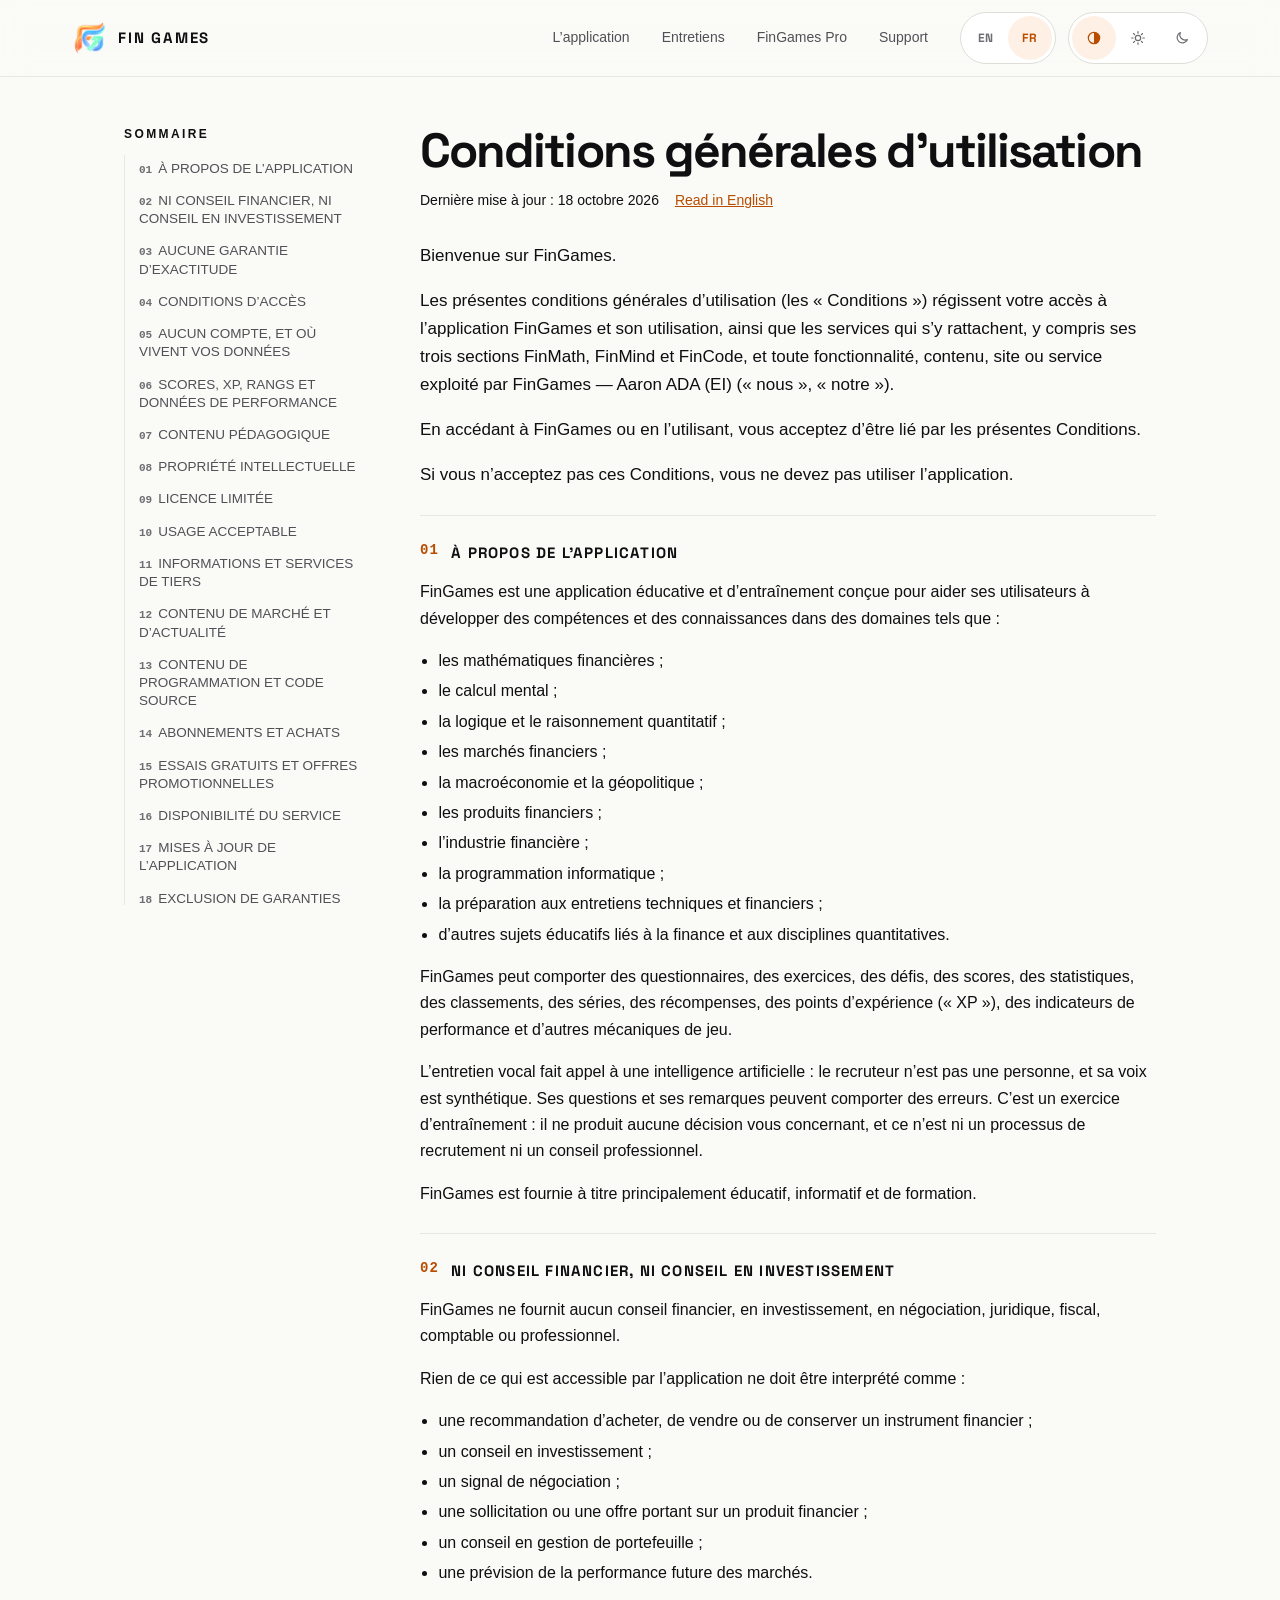
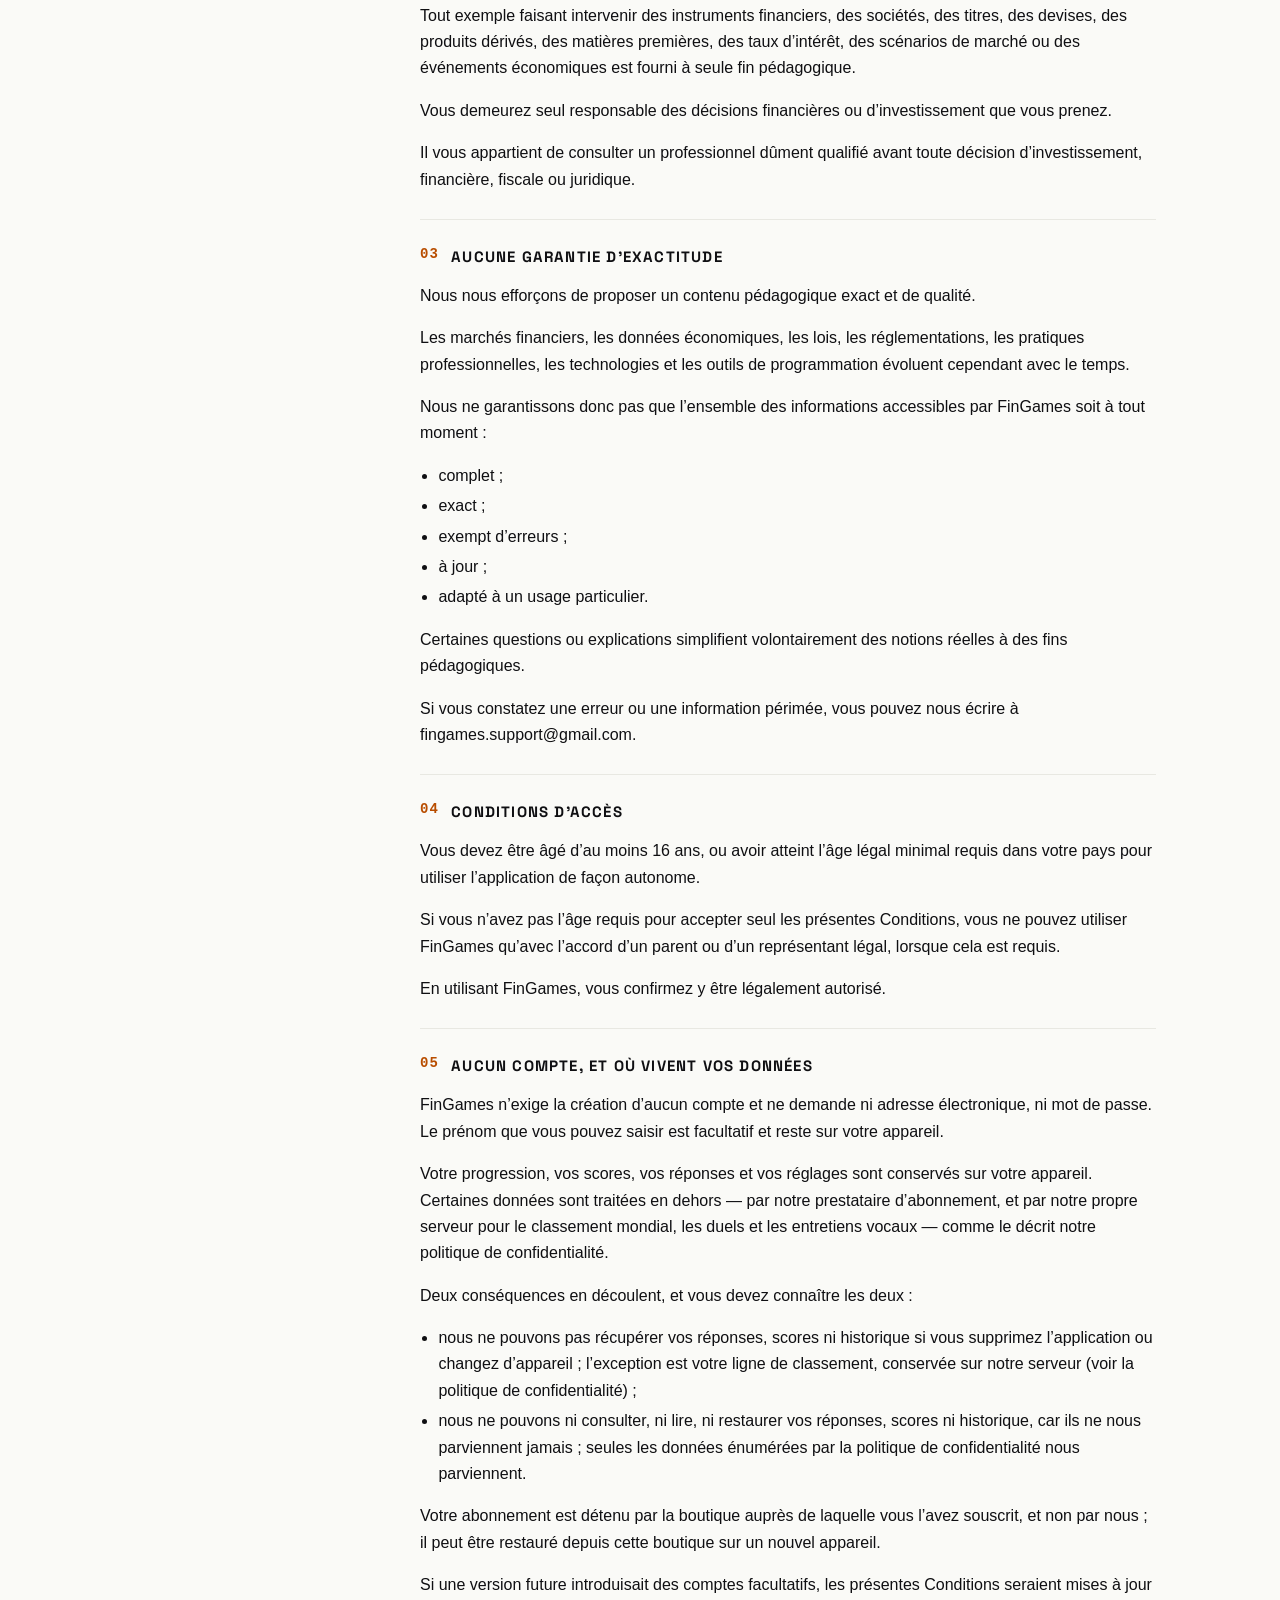
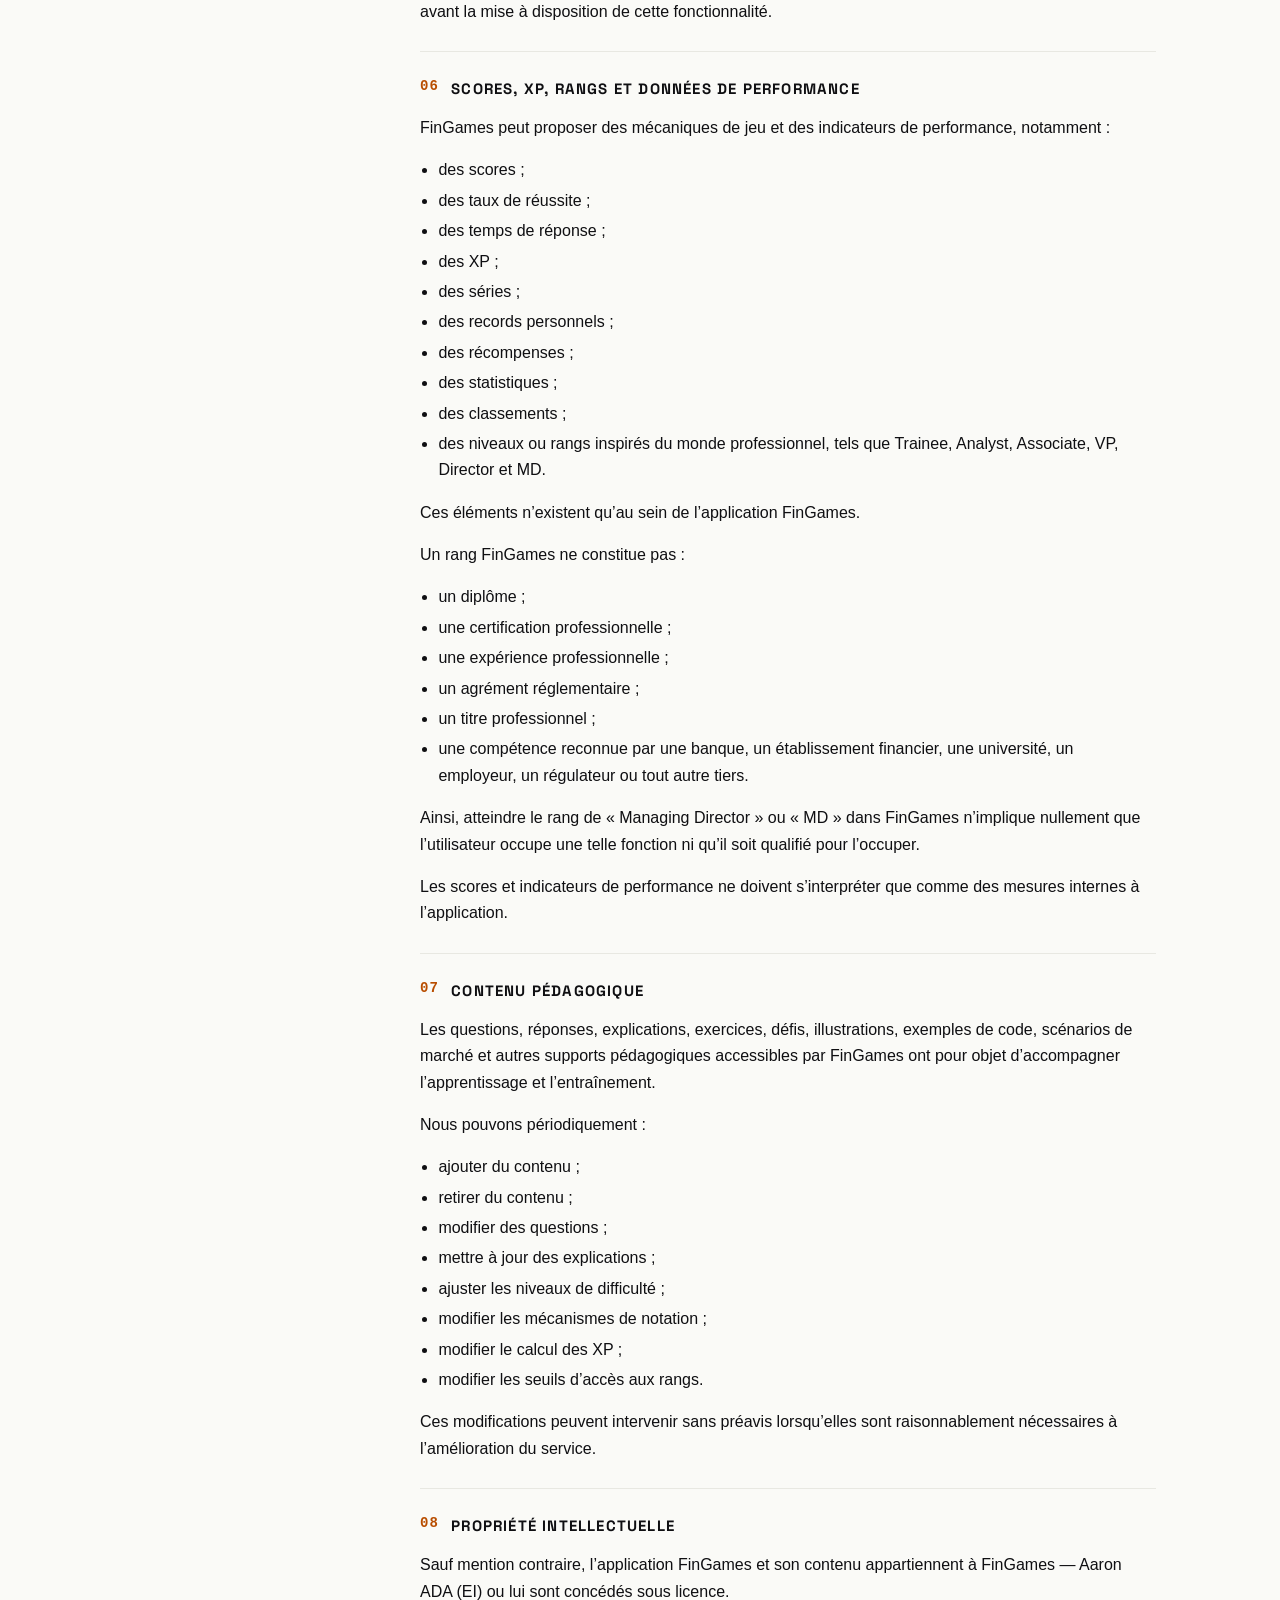
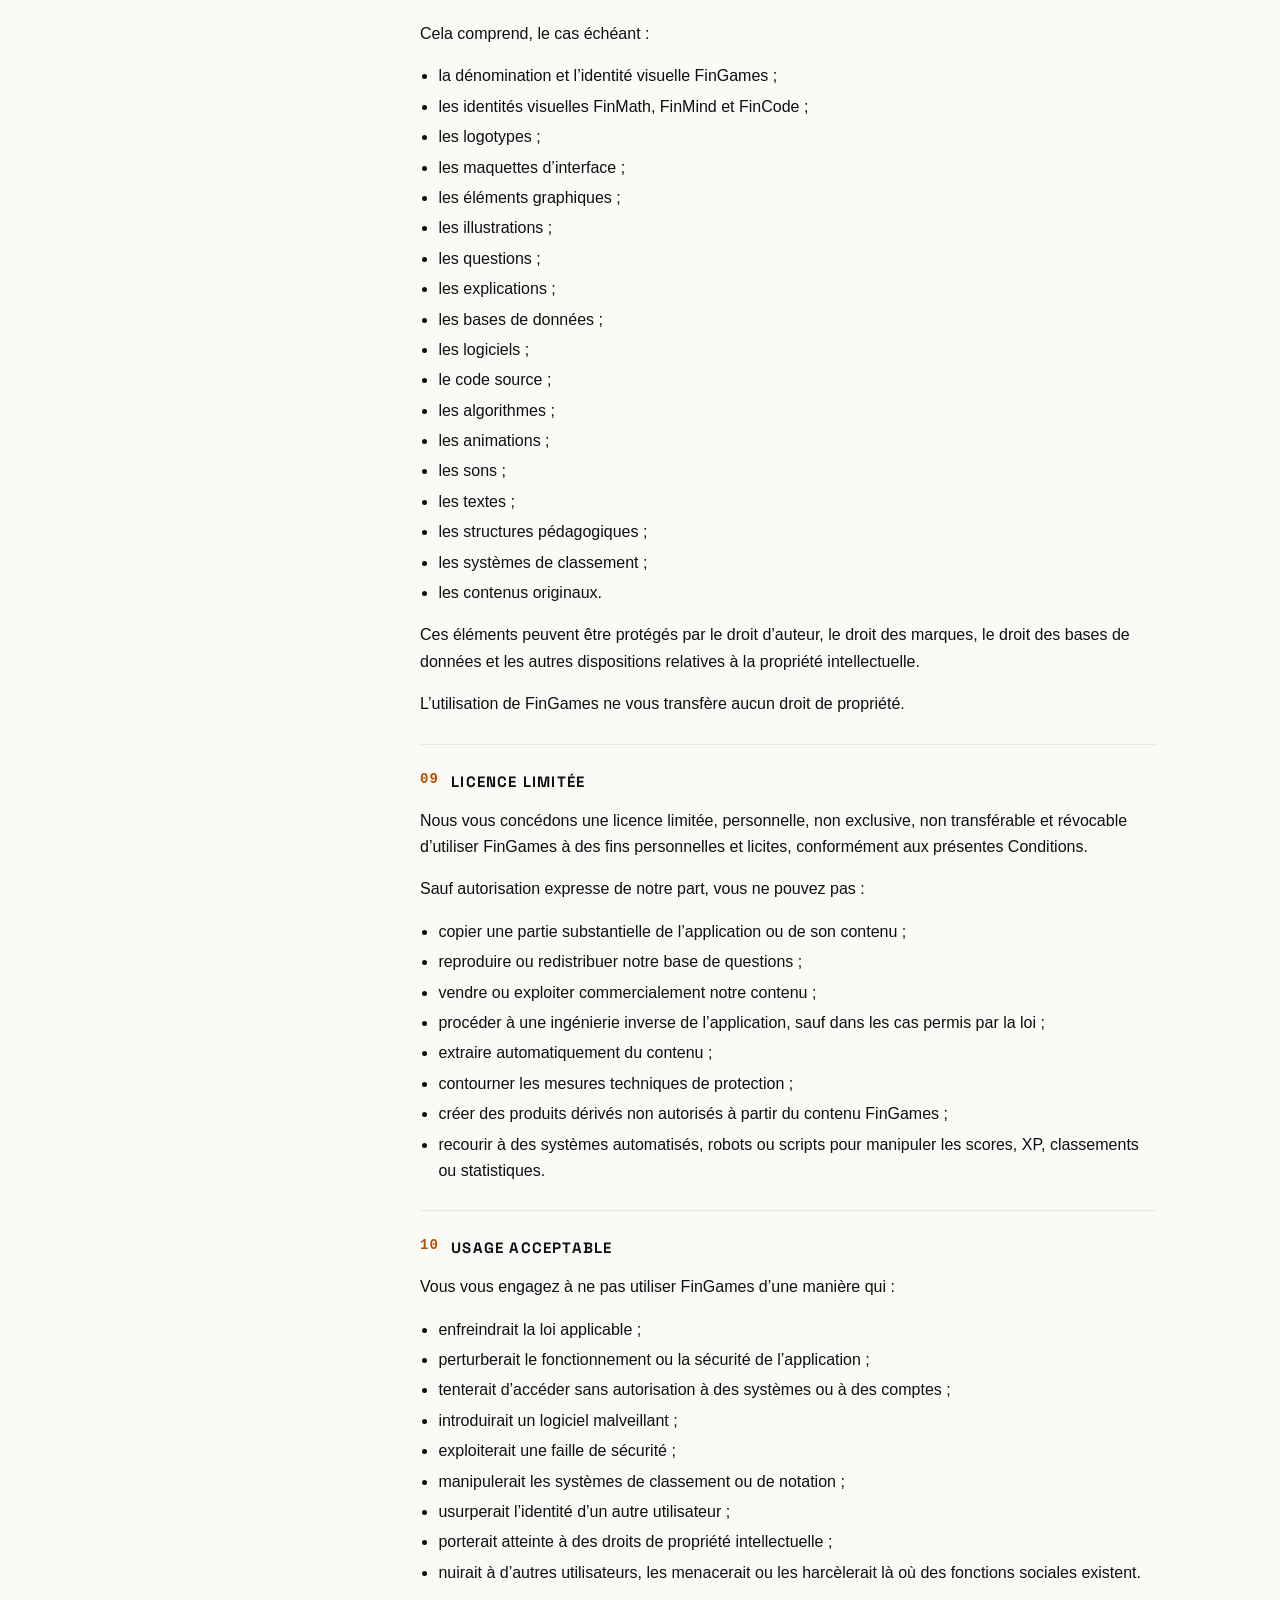
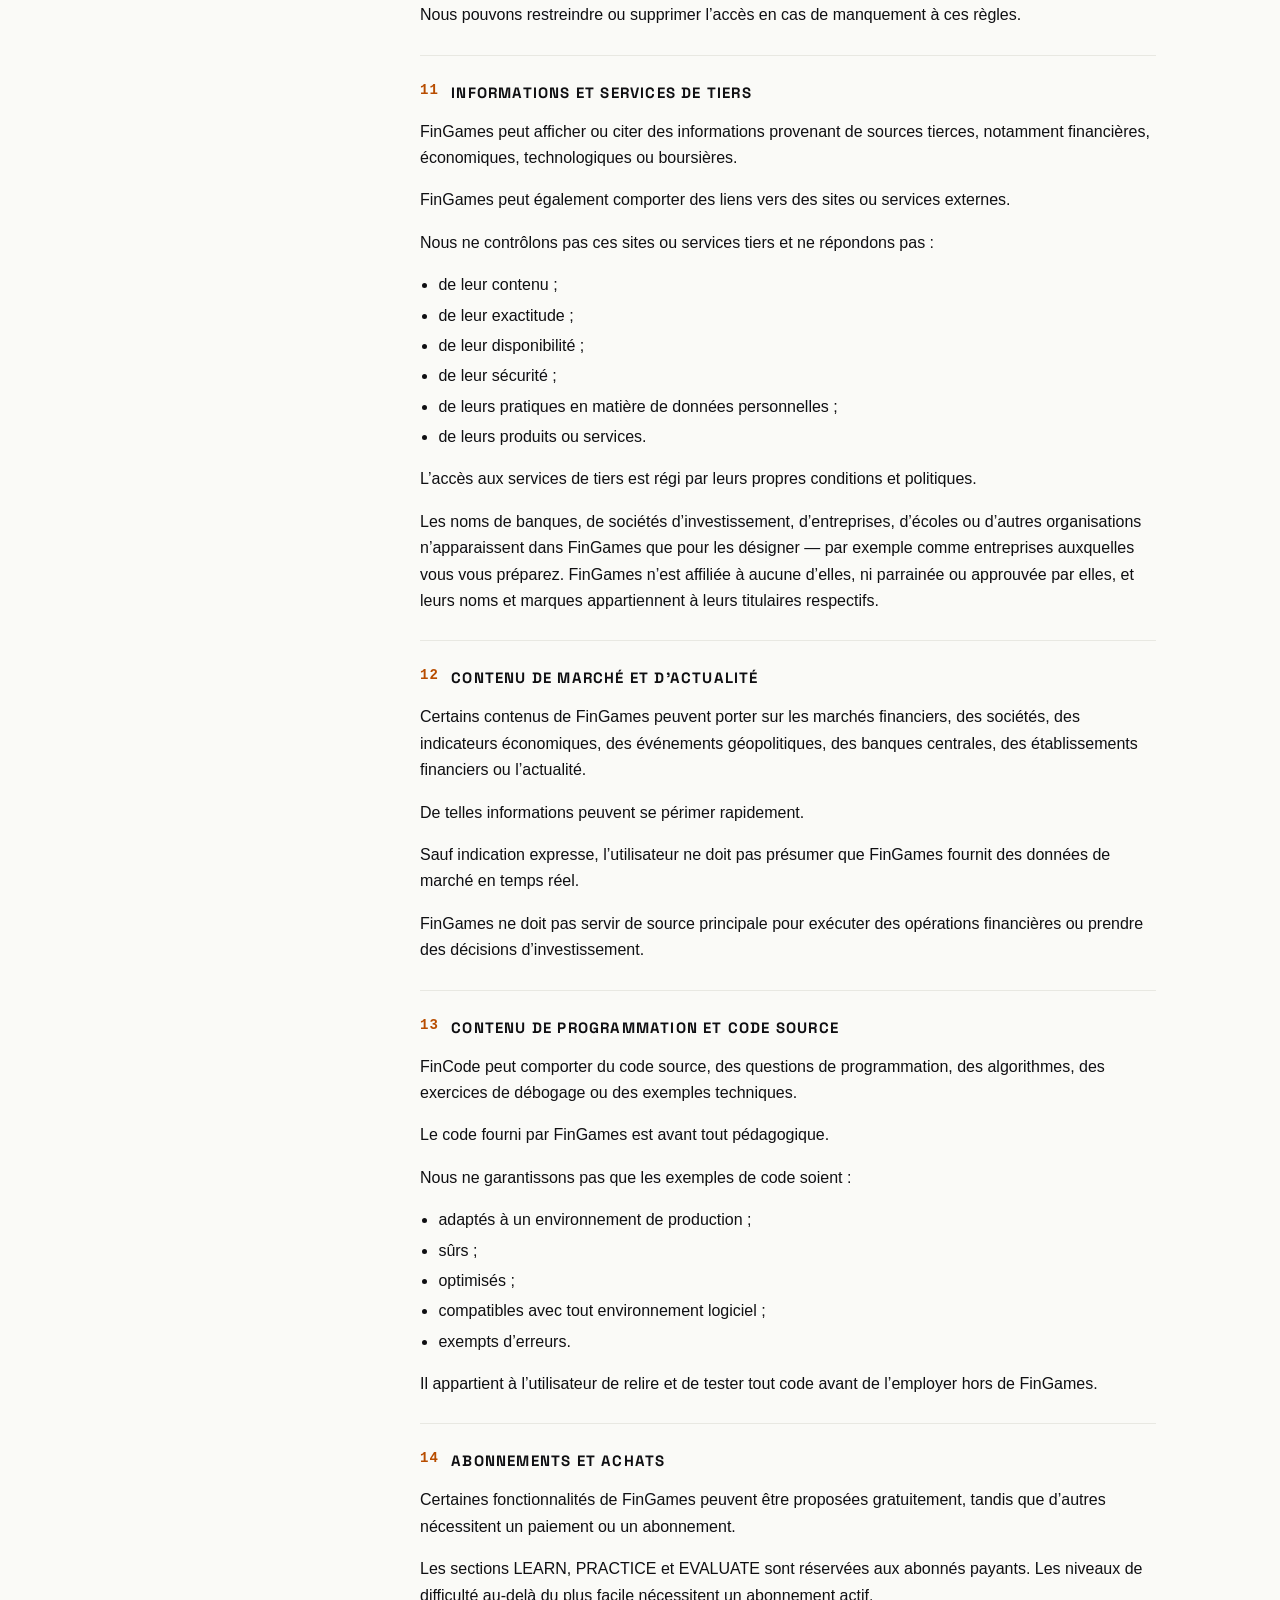
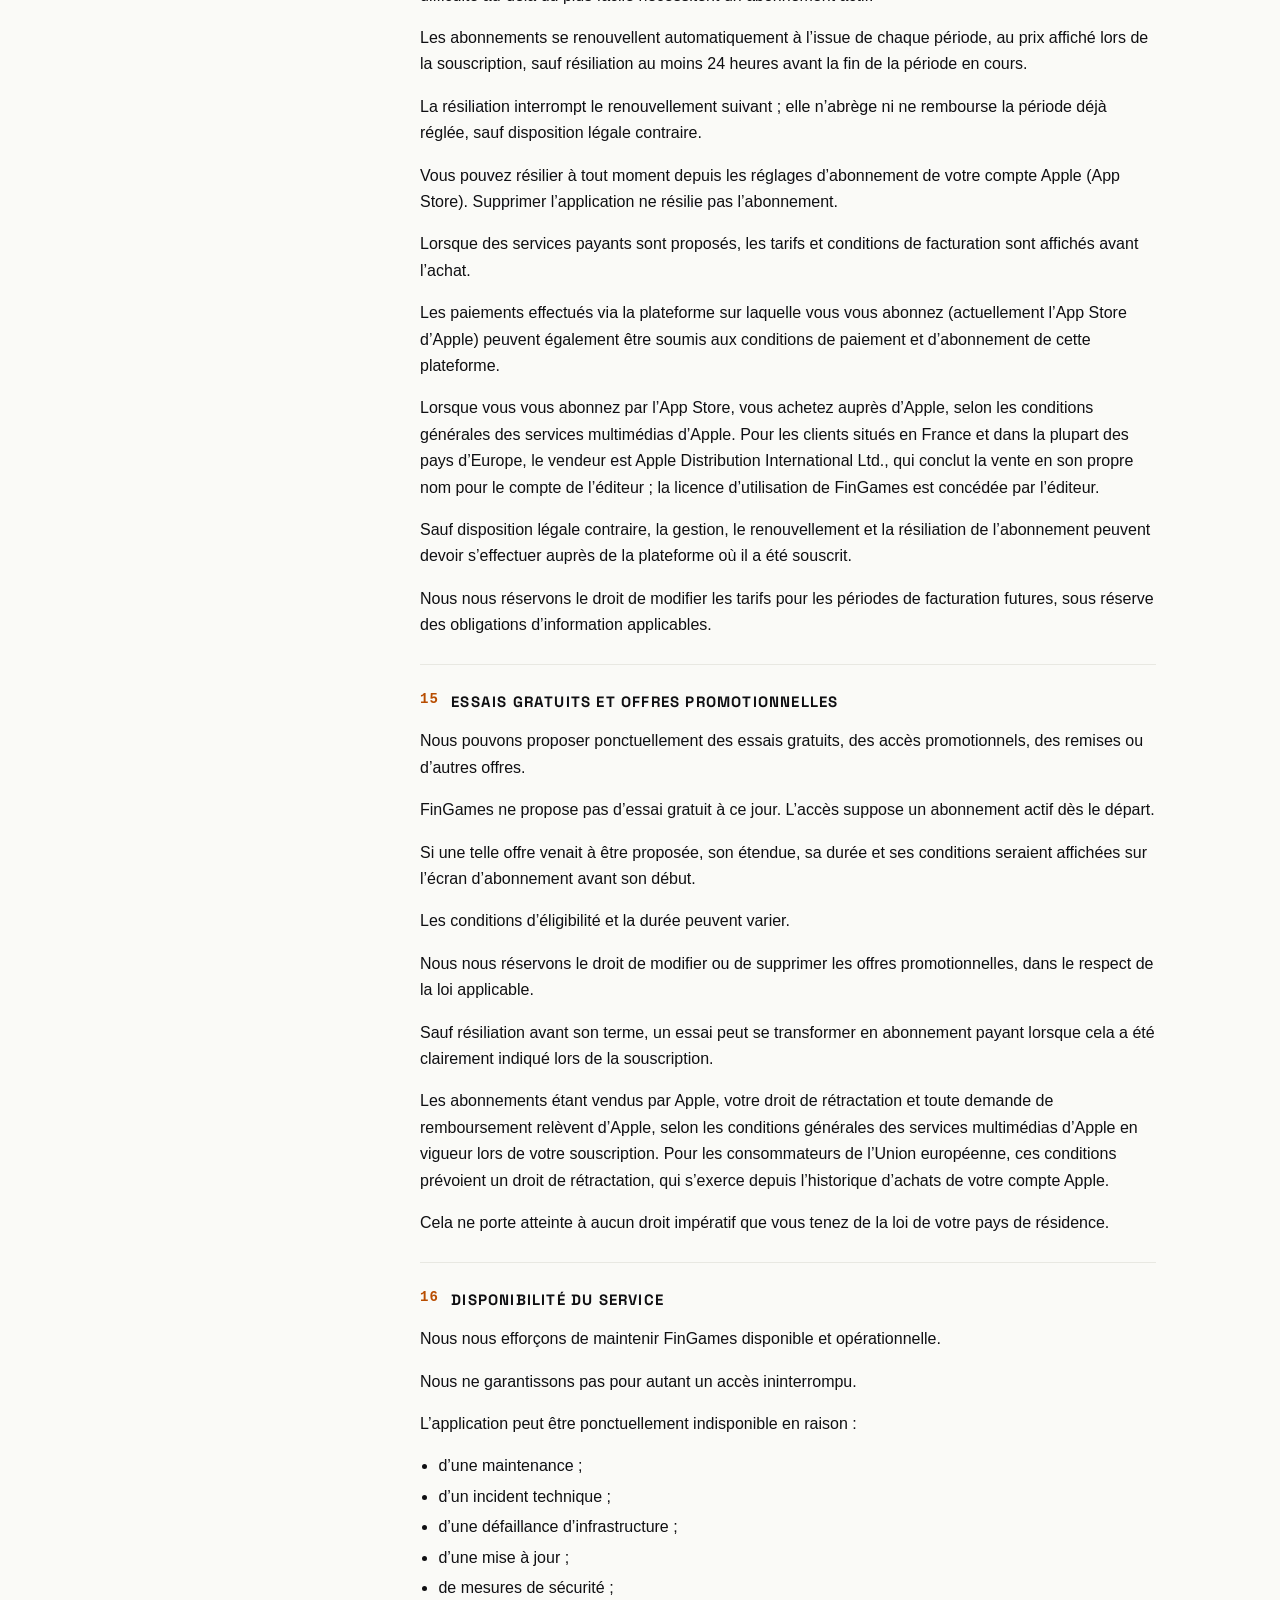
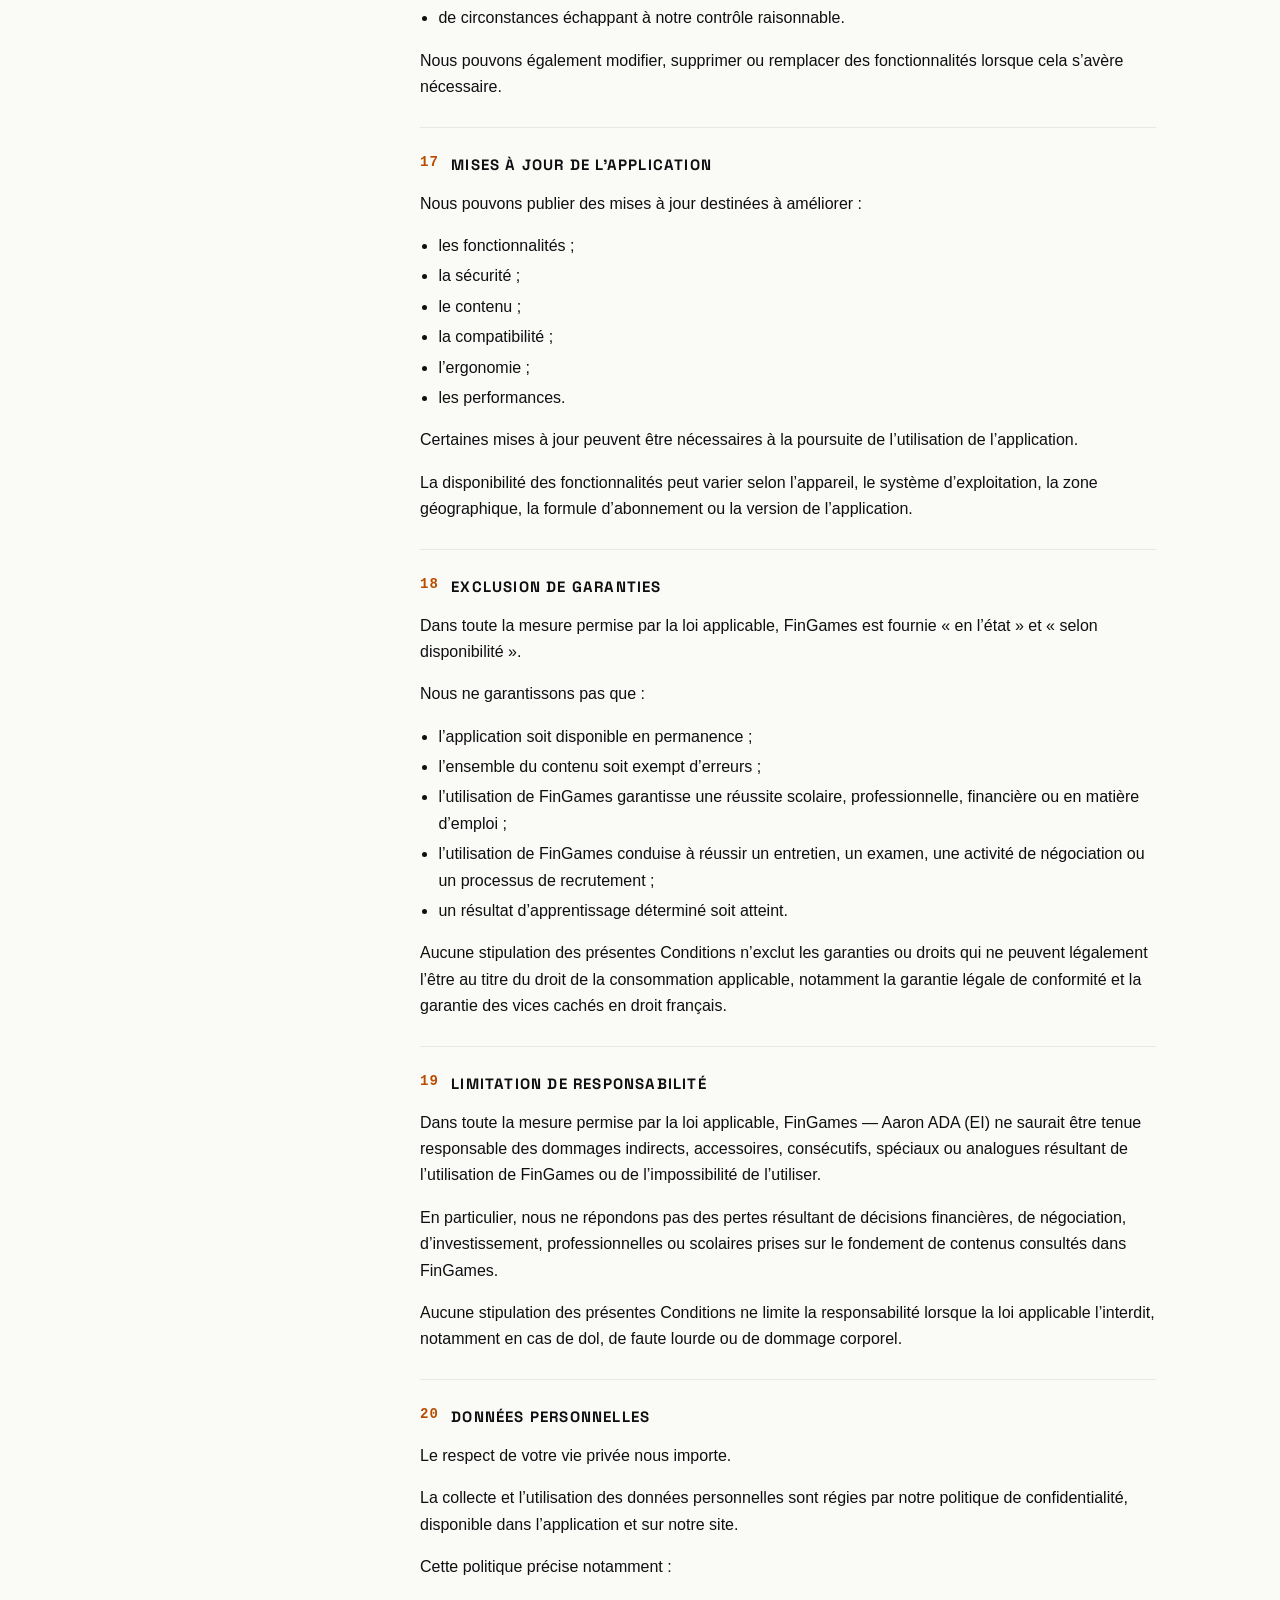
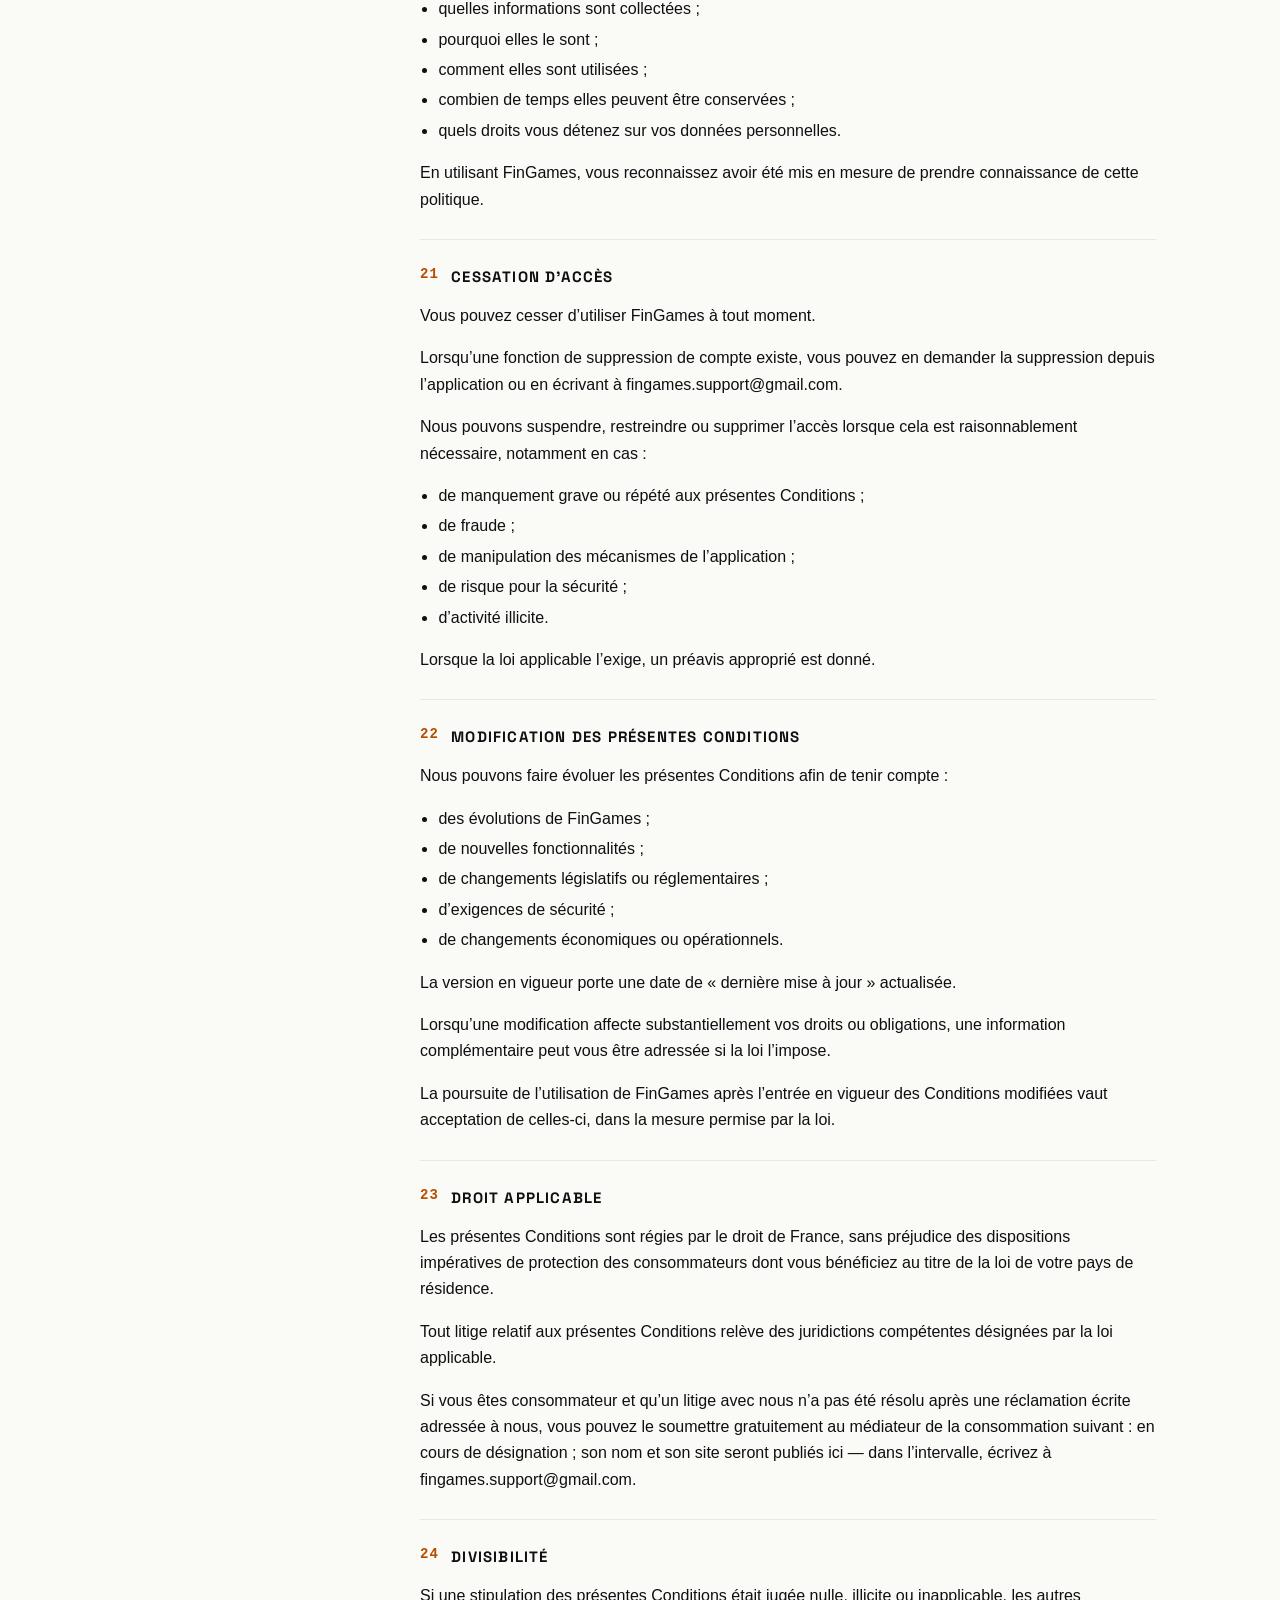
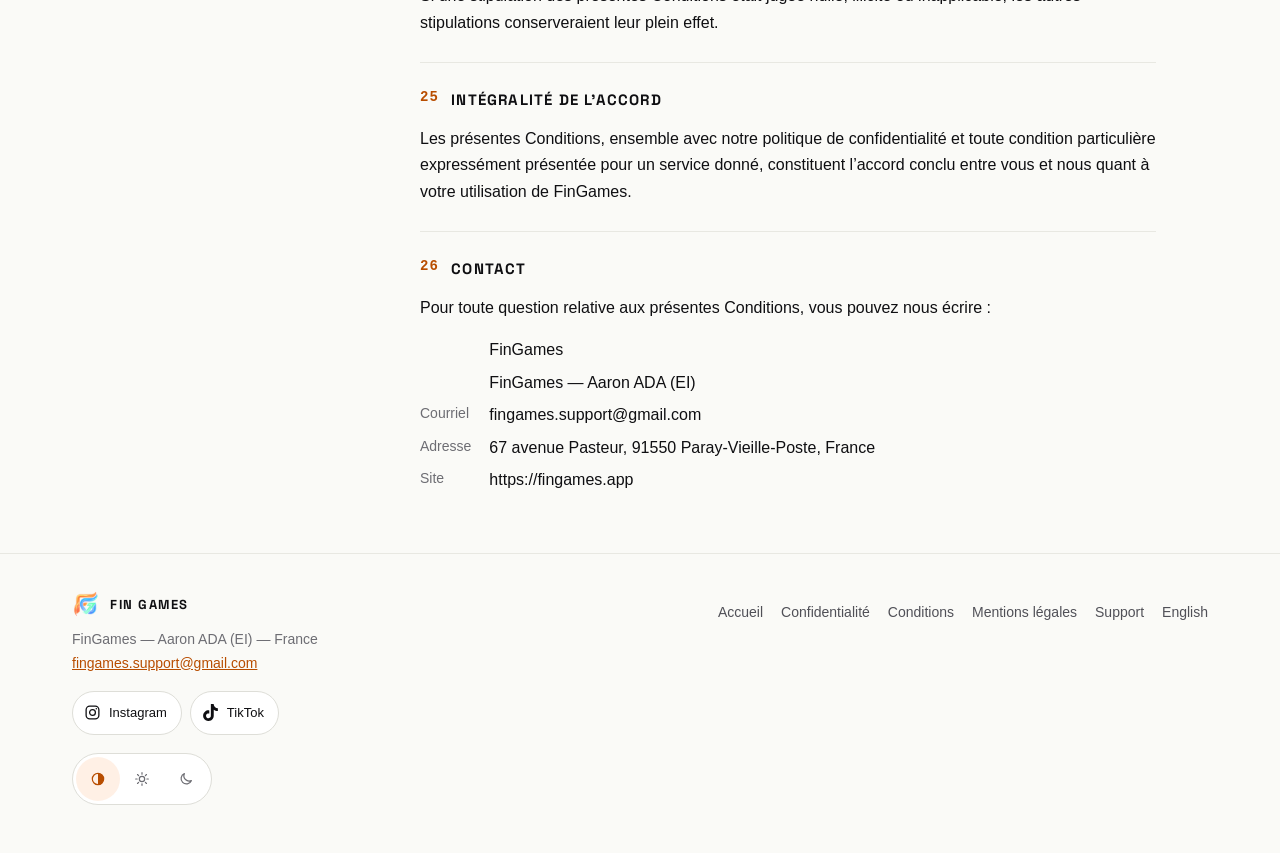
<file: terms.fr.html>
<!doctype html>
<html lang="fr">
<head>
<meta charset="utf-8">
<meta name="viewport" content="width=device-width, initial-scale=1, viewport-fit=cover">
<title>Conditions générales d’utilisation — FIN GAMES</title>
<meta name="description" content="Consultez les conditions d’utilisation de FinGames : accès à l’application, abonnements, résiliation, utilisation et droits des utilisateurs.">
<link rel="canonical" href="https://fingames.app/terms.fr.html">
<link rel="alternate" hreflang="en" href="https://fingames.app/terms.html">
<link rel="alternate" hreflang="fr" href="https://fingames.app/terms.fr.html">
<link rel="alternate" hreflang="x-default" href="https://fingames.app/terms.html">
<meta name="theme-color" content="#08080A" media="(prefers-color-scheme: dark)">
<meta name="theme-color" content="#FAFAF7" media="(prefers-color-scheme: light)">
<meta property="og:type" content="website">
<meta property="og:site_name" content="FIN GAMES">
<meta property="og:url" content="https://fingames.app/terms.fr.html">
<meta property="og:title" content="Conditions générales d’utilisation — FIN GAMES">
<meta property="og:description" content="Consultez les conditions d’utilisation de FinGames : accès à l’application, abonnements, résiliation, utilisation et droits des utilisateurs.">
<meta property="og:locale" content="fr_FR">
<meta property="og:locale:alternate" content="en_US">
<meta property="og:image" content="https://fingames.app/assets/og-image.fr.png">
<meta property="og:image:width" content="1200">
<meta property="og:image:height" content="630">
<meta property="og:image:alt" content="FIN GAMES — préparation aux entretiens finance sur iPhone">
<meta name="twitter:card" content="summary_large_image">
<meta name="twitter:title" content="Conditions générales d’utilisation — FIN GAMES">
<meta name="twitter:description" content="Consultez les conditions d’utilisation de FinGames : accès à l’application, abonnements, résiliation, utilisation et droits des utilisateurs.">
<meta name="twitter:image" content="https://fingames.app/assets/og-image.fr.png">
<meta name="twitter:image:alt" content="FIN GAMES — préparation aux entretiens finance sur iPhone">
<link rel="icon" type="image/png" href="assets/favicon.png">
<link rel="apple-touch-icon" href="assets/apple-touch-icon.png">

<script>(function(){var d=document.documentElement;d.classList.add("js");try{var t=localStorage.getItem("fg-theme");if(t==="light"||t==="dark")d.setAttribute("data-theme",t)}catch(e){}})();</script>
<link rel="stylesheet" href="assets/site.css?v=motion-1">
</head>
<body>
<a class="skip" href="#main">Aller au contenu</a>
<header class="top"><div class="wrap">
  <a class="brand" href="index.fr.html"><img src="assets/logo.png" alt="" width="36" height="36"><span class="word">FIN GAMES</span></a>
  <nav class="menu" id="product-menu" aria-label="Accueil"><a href="index.fr.html#method">L’application</a><a href="index.fr.html#interviews">Entretiens</a><a href="index.fr.html#pro">FinGames Pro</a><a href="support.fr.html">Support</a></nav>
  <div class="tools">
    <button class="menu-toggle" type="button" aria-expanded="false" aria-controls="product-menu">Menu</button>
    <nav class="seg" aria-label="Langue"><a href="terms.html" hreflang="en" lang="en">EN</a><a href="terms.fr.html" hreflang="fr" lang="fr" aria-current="true">FR</a></nav>
    <div class="seg theme" role="group" aria-label="Thème"><button type="button" data-set-theme="system" aria-pressed="false" title="Système" aria-label="Thème : Système"><svg viewBox="0 0 24 24" aria-hidden="true"><circle cx="12" cy="12" r="8.5"/><path d="M12 3.5a8.5 8.5 0 0 1 0 17z" fill="currentColor" stroke="none"/></svg></button><button type="button" data-set-theme="light" aria-pressed="false" title="Clair" aria-label="Thème : Clair"><svg viewBox="0 0 24 24" aria-hidden="true"><circle cx="12" cy="12" r="4"/><path d="M12 2.5v2.2M12 19.3v2.2M2.5 12h2.2M19.3 12h2.2M5.3 5.3l1.6 1.6M17.1 17.1l1.6 1.6M5.3 18.7l1.6-1.6M17.1 6.9l1.6-1.6"/></svg></button><button type="button" data-set-theme="dark" aria-pressed="false" title="Sombre" aria-label="Thème : Sombre"><svg viewBox="0 0 24 24" aria-hidden="true"><path d="M20 14.5A8 8 0 0 1 9.5 4a8 8 0 1 0 10.5 10.5z"/></svg></button></div>
  </div>
</div></header>
<main id="main">
<article class="doc"><div class="wrap">
  <nav class="toc" aria-label="Sommaire"><p>SOMMAIRE</p><ol><li><a href="#s01"><span class="n">01</span>À PROPOS DE L’APPLICATION</a></li><li><a href="#s02"><span class="n">02</span>NI CONSEIL FINANCIER, NI CONSEIL EN INVESTISSEMENT</a></li><li><a href="#s03"><span class="n">03</span>AUCUNE GARANTIE D’EXACTITUDE</a></li><li><a href="#s04"><span class="n">04</span>CONDITIONS D’ACCÈS</a></li><li><a href="#s05"><span class="n">05</span>AUCUN COMPTE, ET OÙ VIVENT VOS DONNÉES</a></li><li><a href="#s06"><span class="n">06</span>SCORES, XP, RANGS ET DONNÉES DE PERFORMANCE</a></li><li><a href="#s07"><span class="n">07</span>CONTENU PÉDAGOGIQUE</a></li><li><a href="#s08"><span class="n">08</span>PROPRIÉTÉ INTELLECTUELLE</a></li><li><a href="#s09"><span class="n">09</span>LICENCE LIMITÉE</a></li><li><a href="#s10"><span class="n">10</span>USAGE ACCEPTABLE</a></li><li><a href="#s11"><span class="n">11</span>INFORMATIONS ET SERVICES DE TIERS</a></li><li><a href="#s12"><span class="n">12</span>CONTENU DE MARCHÉ ET D’ACTUALITÉ</a></li><li><a href="#s13"><span class="n">13</span>CONTENU DE PROGRAMMATION ET CODE SOURCE</a></li><li><a href="#s14"><span class="n">14</span>ABONNEMENTS ET ACHATS</a></li><li><a href="#s15"><span class="n">15</span>ESSAIS GRATUITS ET OFFRES PROMOTIONNELLES</a></li><li><a href="#s16"><span class="n">16</span>DISPONIBILITÉ DU SERVICE</a></li><li><a href="#s17"><span class="n">17</span>MISES À JOUR DE L’APPLICATION</a></li><li><a href="#s18"><span class="n">18</span>EXCLUSION DE GARANTIES</a></li><li><a href="#s19"><span class="n">19</span>LIMITATION DE RESPONSABILITÉ</a></li><li><a href="#s20"><span class="n">20</span>DONNÉES PERSONNELLES</a></li><li><a href="#s21"><span class="n">21</span>CESSATION D’ACCÈS</a></li><li><a href="#s22"><span class="n">22</span>MODIFICATION DES PRÉSENTES CONDITIONS</a></li><li><a href="#s23"><span class="n">23</span>DROIT APPLICABLE</a></li><li><a href="#s24"><span class="n">24</span>DIVISIBILITÉ</a></li><li><a href="#s25"><span class="n">25</span>INTÉGRALITÉ DE L’ACCORD</a></li><li><a href="#s26"><span class="n">26</span>CONTACT</a></li></ol></nav>
  <div>
    <h1>Conditions générales d’utilisation</h1>
    <p class="meta"><span>Dernière mise à jour : <span>18 octobre 2026</span></span>
    <a href="terms.html" hreflang="en" lang="en">Read in English</a></p>
    <div class="intro"><p>Bienvenue sur FinGames.</p><p>Les présentes conditions générales d’utilisation (les « Conditions ») régissent votre accès à l’application FinGames et son utilisation, ainsi que les services qui s’y rattachent, y compris ses trois sections FinMath, FinMind et FinCode, et toute fonctionnalité, contenu, site ou service exploité par FinGames — Aaron ADA (EI) (« nous », « notre »).</p><p>En accédant à FinGames ou en l’utilisant, vous acceptez d’être lié par les présentes Conditions.</p><p>Si vous n’acceptez pas ces Conditions, vous ne devez pas utiliser l’application.</p></div>
    <section class="doc-section" id="s01"><h2><span class="n">01</span>À PROPOS DE L’APPLICATION</h2><p>FinGames est une application éducative et d’entraînement conçue pour aider ses utilisateurs à développer des compétences et des connaissances dans des domaines tels que :</p><ul><li>les mathématiques financières ;</li><li>le calcul mental ;</li><li>la logique et le raisonnement quantitatif ;</li><li>les marchés financiers ;</li><li>la macroéconomie et la géopolitique ;</li><li>les produits financiers ;</li><li>l’industrie financière ;</li><li>la programmation informatique ;</li><li>la préparation aux entretiens techniques et financiers ;</li><li>d’autres sujets éducatifs liés à la finance et aux disciplines quantitatives.</li></ul><p>FinGames peut comporter des questionnaires, des exercices, des défis, des scores, des statistiques, des classements, des séries, des récompenses, des points d’expérience (« XP »), des indicateurs de performance et d’autres mécaniques de jeu.</p><p>L’entretien vocal fait appel à une intelligence artificielle : le recruteur n’est pas une personne, et sa voix est synthétique. Ses questions et ses remarques peuvent comporter des erreurs. C’est un exercice d’entraînement : il ne produit aucune décision vous concernant, et ce n’est ni un processus de recrutement ni un conseil professionnel.</p><p>FinGames est fournie à titre principalement éducatif, informatif et de formation.</p></section>
<section class="doc-section" id="s02"><h2><span class="n">02</span>NI CONSEIL FINANCIER, NI CONSEIL EN INVESTISSEMENT</h2><p>FinGames ne fournit aucun conseil financier, en investissement, en négociation, juridique, fiscal, comptable ou professionnel.</p><p>Rien de ce qui est accessible par l’application ne doit être interprété comme :</p><ul><li>une recommandation d’acheter, de vendre ou de conserver un instrument financier ;</li><li>un conseil en investissement ;</li><li>un signal de négociation ;</li><li>une sollicitation ou une offre portant sur un produit financier ;</li><li>un conseil en gestion de portefeuille ;</li><li>une prévision de la performance future des marchés.</li></ul><p>Tout exemple faisant intervenir des instruments financiers, des sociétés, des titres, des devises, des produits dérivés, des matières premières, des taux d’intérêt, des scénarios de marché ou des événements économiques est fourni à seule fin pédagogique.</p><p>Vous demeurez seul responsable des décisions financières ou d’investissement que vous prenez.</p><p>Il vous appartient de consulter un professionnel dûment qualifié avant toute décision d’investissement, financière, fiscale ou juridique.</p></section>
<section class="doc-section" id="s03"><h2><span class="n">03</span>AUCUNE GARANTIE D’EXACTITUDE</h2><p>Nous nous efforçons de proposer un contenu pédagogique exact et de qualité.</p><p>Les marchés financiers, les données économiques, les lois, les réglementations, les pratiques professionnelles, les technologies et les outils de programmation évoluent cependant avec le temps.</p><p>Nous ne garantissons donc pas que l’ensemble des informations accessibles par FinGames soit à tout moment :</p><ul><li>complet ;</li><li>exact ;</li><li>exempt d’erreurs ;</li><li>à jour ;</li><li>adapté à un usage particulier.</li></ul><p>Certaines questions ou explications simplifient volontairement des notions réelles à des fins pédagogiques.</p><p>Si vous constatez une erreur ou une information périmée, vous pouvez nous écrire à fingames.support@gmail.com.</p></section>
<section class="doc-section" id="s04"><h2><span class="n">04</span>CONDITIONS D’ACCÈS</h2><p>Vous devez être âgé d’au moins 16 ans, ou avoir atteint l’âge légal minimal requis dans votre pays pour utiliser l’application de façon autonome.</p><p>Si vous n’avez pas l’âge requis pour accepter seul les présentes Conditions, vous ne pouvez utiliser FinGames qu’avec l’accord d’un parent ou d’un représentant légal, lorsque cela est requis.</p><p>En utilisant FinGames, vous confirmez y être légalement autorisé.</p></section>
<section class="doc-section" id="s05"><h2><span class="n">05</span>AUCUN COMPTE, ET OÙ VIVENT VOS DONNÉES</h2><p>FinGames n’exige la création d’aucun compte et ne demande ni adresse électronique, ni mot de passe. Le prénom que vous pouvez saisir est facultatif et reste sur votre appareil.</p><p>Votre progression, vos scores, vos réponses et vos réglages sont conservés sur votre appareil. Certaines données sont traitées en dehors — par notre prestataire d’abonnement, et par notre propre serveur pour le classement mondial, les duels et les entretiens vocaux — comme le décrit notre politique de confidentialité.</p><p>Deux conséquences en découlent, et vous devez connaître les deux :</p><ul><li>nous ne pouvons pas récupérer vos réponses, scores ni historique si vous supprimez l’application ou changez d’appareil ; l’exception est votre ligne de classement, conservée sur notre serveur (voir la politique de confidentialité) ;</li><li>nous ne pouvons ni consulter, ni lire, ni restaurer vos réponses, scores ni historique, car ils ne nous parviennent jamais ; seules les données énumérées par la politique de confidentialité nous parviennent.</li></ul><p>Votre abonnement est détenu par la boutique auprès de laquelle vous l’avez souscrit, et non par nous ; il peut être restauré depuis cette boutique sur un nouvel appareil.</p><p>Si une version future introduisait des comptes facultatifs, les présentes Conditions seraient mises à jour avant la mise à disposition de cette fonctionnalité.</p></section>
<section class="doc-section" id="s06"><h2><span class="n">06</span>SCORES, XP, RANGS ET DONNÉES DE PERFORMANCE</h2><p>FinGames peut proposer des mécaniques de jeu et des indicateurs de performance, notamment :</p><ul><li>des scores ;</li><li>des taux de réussite ;</li><li>des temps de réponse ;</li><li>des XP ;</li><li>des séries ;</li><li>des records personnels ;</li><li>des récompenses ;</li><li>des statistiques ;</li><li>des classements ;</li><li>des niveaux ou rangs inspirés du monde professionnel, tels que Trainee, Analyst, Associate, VP, Director et MD.</li></ul><p>Ces éléments n’existent qu’au sein de l’application FinGames.</p><p>Un rang FinGames ne constitue pas :</p><ul><li>un diplôme ;</li><li>une certification professionnelle ;</li><li>une expérience professionnelle ;</li><li>un agrément réglementaire ;</li><li>un titre professionnel ;</li><li>une compétence reconnue par une banque, un établissement financier, une université, un employeur, un régulateur ou tout autre tiers.</li></ul><p>Ainsi, atteindre le rang de « Managing Director » ou « MD » dans FinGames n’implique nullement que l’utilisateur occupe une telle fonction ni qu’il soit qualifié pour l’occuper.</p><p>Les scores et indicateurs de performance ne doivent s’interpréter que comme des mesures internes à l’application.</p></section>
<section class="doc-section" id="s07"><h2><span class="n">07</span>CONTENU PÉDAGOGIQUE</h2><p>Les questions, réponses, explications, exercices, défis, illustrations, exemples de code, scénarios de marché et autres supports pédagogiques accessibles par FinGames ont pour objet d’accompagner l’apprentissage et l’entraînement.</p><p>Nous pouvons périodiquement :</p><ul><li>ajouter du contenu ;</li><li>retirer du contenu ;</li><li>modifier des questions ;</li><li>mettre à jour des explications ;</li><li>ajuster les niveaux de difficulté ;</li><li>modifier les mécanismes de notation ;</li><li>modifier le calcul des XP ;</li><li>modifier les seuils d’accès aux rangs.</li></ul><p>Ces modifications peuvent intervenir sans préavis lorsqu’elles sont raisonnablement nécessaires à l’amélioration du service.</p></section>
<section class="doc-section" id="s08"><h2><span class="n">08</span>PROPRIÉTÉ INTELLECTUELLE</h2><p>Sauf mention contraire, l’application FinGames et son contenu appartiennent à FinGames — Aaron ADA (EI) ou lui sont concédés sous licence.</p><p>Cela comprend, le cas échéant :</p><ul><li>la dénomination et l’identité visuelle FinGames ;</li><li>les identités visuelles FinMath, FinMind et FinCode ;</li><li>les logotypes ;</li><li>les maquettes d’interface ;</li><li>les éléments graphiques ;</li><li>les illustrations ;</li><li>les questions ;</li><li>les explications ;</li><li>les bases de données ;</li><li>les logiciels ;</li><li>le code source ;</li><li>les algorithmes ;</li><li>les animations ;</li><li>les sons ;</li><li>les textes ;</li><li>les structures pédagogiques ;</li><li>les systèmes de classement ;</li><li>les contenus originaux.</li></ul><p>Ces éléments peuvent être protégés par le droit d’auteur, le droit des marques, le droit des bases de données et les autres dispositions relatives à la propriété intellectuelle.</p><p>L’utilisation de FinGames ne vous transfère aucun droit de propriété.</p></section>
<section class="doc-section" id="s09"><h2><span class="n">09</span>LICENCE LIMITÉE</h2><p>Nous vous concédons une licence limitée, personnelle, non exclusive, non transférable et révocable d’utiliser FinGames à des fins personnelles et licites, conformément aux présentes Conditions.</p><p>Sauf autorisation expresse de notre part, vous ne pouvez pas :</p><ul><li>copier une partie substantielle de l’application ou de son contenu ;</li><li>reproduire ou redistribuer notre base de questions ;</li><li>vendre ou exploiter commercialement notre contenu ;</li><li>procéder à une ingénierie inverse de l’application, sauf dans les cas permis par la loi ;</li><li>extraire automatiquement du contenu ;</li><li>contourner les mesures techniques de protection ;</li><li>créer des produits dérivés non autorisés à partir du contenu FinGames ;</li><li>recourir à des systèmes automatisés, robots ou scripts pour manipuler les scores, XP, classements ou statistiques.</li></ul></section>
<section class="doc-section" id="s10"><h2><span class="n">10</span>USAGE ACCEPTABLE</h2><p>Vous vous engagez à ne pas utiliser FinGames d’une manière qui :</p><ul><li>enfreindrait la loi applicable ;</li><li>perturberait le fonctionnement ou la sécurité de l’application ;</li><li>tenterait d’accéder sans autorisation à des systèmes ou à des comptes ;</li><li>introduirait un logiciel malveillant ;</li><li>exploiterait une faille de sécurité ;</li><li>manipulerait les systèmes de classement ou de notation ;</li><li>usurperait l’identité d’un autre utilisateur ;</li><li>porterait atteinte à des droits de propriété intellectuelle ;</li><li>nuirait à d’autres utilisateurs, les menacerait ou les harcèlerait là où des fonctions sociales existent.</li></ul><p>Nous pouvons restreindre ou supprimer l’accès en cas de manquement à ces règles.</p></section>
<section class="doc-section" id="s11"><h2><span class="n">11</span>INFORMATIONS ET SERVICES DE TIERS</h2><p>FinGames peut afficher ou citer des informations provenant de sources tierces, notamment financières, économiques, technologiques ou boursières.</p><p>FinGames peut également comporter des liens vers des sites ou services externes.</p><p>Nous ne contrôlons pas ces sites ou services tiers et ne répondons pas :</p><ul><li>de leur contenu ;</li><li>de leur exactitude ;</li><li>de leur disponibilité ;</li><li>de leur sécurité ;</li><li>de leurs pratiques en matière de données personnelles ;</li><li>de leurs produits ou services.</li></ul><p>L’accès aux services de tiers est régi par leurs propres conditions et politiques.</p><p>Les noms de banques, de sociétés d’investissement, d’entreprises, d’écoles ou d’autres organisations n’apparaissent dans FinGames que pour les désigner — par exemple comme entreprises auxquelles vous vous préparez. FinGames n’est affiliée à aucune d’elles, ni parrainée ou approuvée par elles, et leurs noms et marques appartiennent à leurs titulaires respectifs.</p></section>
<section class="doc-section" id="s12"><h2><span class="n">12</span>CONTENU DE MARCHÉ ET D’ACTUALITÉ</h2><p>Certains contenus de FinGames peuvent porter sur les marchés financiers, des sociétés, des indicateurs économiques, des événements géopolitiques, des banques centrales, des établissements financiers ou l’actualité.</p><p>De telles informations peuvent se périmer rapidement.</p><p>Sauf indication expresse, l’utilisateur ne doit pas présumer que FinGames fournit des données de marché en temps réel.</p><p>FinGames ne doit pas servir de source principale pour exécuter des opérations financières ou prendre des décisions d’investissement.</p></section>
<section class="doc-section" id="s13"><h2><span class="n">13</span>CONTENU DE PROGRAMMATION ET CODE SOURCE</h2><p>FinCode peut comporter du code source, des questions de programmation, des algorithmes, des exercices de débogage ou des exemples techniques.</p><p>Le code fourni par FinGames est avant tout pédagogique.</p><p>Nous ne garantissons pas que les exemples de code soient :</p><ul><li>adaptés à un environnement de production ;</li><li>sûrs ;</li><li>optimisés ;</li><li>compatibles avec tout environnement logiciel ;</li><li>exempts d’erreurs.</li></ul><p>Il appartient à l’utilisateur de relire et de tester tout code avant de l’employer hors de FinGames.</p></section>
<section class="doc-section" id="s14"><h2><span class="n">14</span>ABONNEMENTS ET ACHATS</h2><p>Certaines fonctionnalités de FinGames peuvent être proposées gratuitement, tandis que d’autres nécessitent un paiement ou un abonnement.</p><p>Les sections LEARN, PRACTICE et EVALUATE sont réservées aux abonnés payants. Les niveaux de difficulté au-delà du plus facile nécessitent un abonnement actif.</p><p>Les abonnements se renouvellent automatiquement à l’issue de chaque période, au prix affiché lors de la souscription, sauf résiliation au moins 24 heures avant la fin de la période en cours.</p><p>La résiliation interrompt le renouvellement suivant ; elle n’abrège ni ne rembourse la période déjà réglée, sauf disposition légale contraire.</p><p>Vous pouvez résilier à tout moment depuis les réglages d’abonnement de votre compte Apple (App Store). Supprimer l’application ne résilie pas l’abonnement.</p><p>Lorsque des services payants sont proposés, les tarifs et conditions de facturation sont affichés avant l’achat.</p><p>Les paiements effectués via la plateforme sur laquelle vous vous abonnez (actuellement l’App Store d’Apple) peuvent également être soumis aux conditions de paiement et d’abonnement de cette plateforme.</p><p>Lorsque vous vous abonnez par l’App Store, vous achetez auprès d’Apple, selon les conditions générales des services multimédias d’Apple. Pour les clients situés en France et dans la plupart des pays d’Europe, le vendeur est Apple Distribution International Ltd., qui conclut la vente en son propre nom pour le compte de l’éditeur ; la licence d’utilisation de FinGames est concédée par l’éditeur.</p><p>Sauf disposition légale contraire, la gestion, le renouvellement et la résiliation de l’abonnement peuvent devoir s’effectuer auprès de la plateforme où il a été souscrit.</p><p>Nous nous réservons le droit de modifier les tarifs pour les périodes de facturation futures, sous réserve des obligations d’information applicables.</p></section>
<section class="doc-section" id="s15"><h2><span class="n">15</span>ESSAIS GRATUITS ET OFFRES PROMOTIONNELLES</h2><p>Nous pouvons proposer ponctuellement des essais gratuits, des accès promotionnels, des remises ou d’autres offres.</p><p>FinGames ne propose pas d’essai gratuit à ce jour. L’accès suppose un abonnement actif dès le départ.</p><p>Si une telle offre venait à être proposée, son étendue, sa durée et ses conditions seraient affichées sur l’écran d’abonnement avant son début.</p><p>Les conditions d’éligibilité et la durée peuvent varier.</p><p>Nous nous réservons le droit de modifier ou de supprimer les offres promotionnelles, dans le respect de la loi applicable.</p><p>Sauf résiliation avant son terme, un essai peut se transformer en abonnement payant lorsque cela a été clairement indiqué lors de la souscription.</p><p>Les abonnements étant vendus par Apple, votre droit de rétractation et toute demande de remboursement relèvent d’Apple, selon les conditions générales des services multimédias d’Apple en vigueur lors de votre souscription. Pour les consommateurs de l’Union européenne, ces conditions prévoient un droit de rétractation, qui s’exerce depuis l’historique d’achats de votre compte Apple.</p><p>Cela ne porte atteinte à aucun droit impératif que vous tenez de la loi de votre pays de résidence.</p></section>
<section class="doc-section" id="s16"><h2><span class="n">16</span>DISPONIBILITÉ DU SERVICE</h2><p>Nous nous efforçons de maintenir FinGames disponible et opérationnelle.</p><p>Nous ne garantissons pas pour autant un accès ininterrompu.</p><p>L’application peut être ponctuellement indisponible en raison :</p><ul><li>d’une maintenance ;</li><li>d’un incident technique ;</li><li>d’une défaillance d’infrastructure ;</li><li>d’une mise à jour ;</li><li>de mesures de sécurité ;</li><li>de circonstances échappant à notre contrôle raisonnable.</li></ul><p>Nous pouvons également modifier, supprimer ou remplacer des fonctionnalités lorsque cela s’avère nécessaire.</p></section>
<section class="doc-section" id="s17"><h2><span class="n">17</span>MISES À JOUR DE L’APPLICATION</h2><p>Nous pouvons publier des mises à jour destinées à améliorer :</p><ul><li>les fonctionnalités ;</li><li>la sécurité ;</li><li>le contenu ;</li><li>la compatibilité ;</li><li>l’ergonomie ;</li><li>les performances.</li></ul><p>Certaines mises à jour peuvent être nécessaires à la poursuite de l’utilisation de l’application.</p><p>La disponibilité des fonctionnalités peut varier selon l’appareil, le système d’exploitation, la zone géographique, la formule d’abonnement ou la version de l’application.</p></section>
<section class="doc-section" id="s18"><h2><span class="n">18</span>EXCLUSION DE GARANTIES</h2><p>Dans toute la mesure permise par la loi applicable, FinGames est fournie « en l’état » et « selon disponibilité ».</p><p>Nous ne garantissons pas que :</p><ul><li>l’application soit disponible en permanence ;</li><li>l’ensemble du contenu soit exempt d’erreurs ;</li><li>l’utilisation de FinGames garantisse une réussite scolaire, professionnelle, financière ou en matière d’emploi ;</li><li>l’utilisation de FinGames conduise à réussir un entretien, un examen, une activité de négociation ou un processus de recrutement ;</li><li>un résultat d’apprentissage déterminé soit atteint.</li></ul><p>Aucune stipulation des présentes Conditions n’exclut les garanties ou droits qui ne peuvent légalement l’être au titre du droit de la consommation applicable, notamment la garantie légale de conformité et la garantie des vices cachés en droit français.</p></section>
<section class="doc-section" id="s19"><h2><span class="n">19</span>LIMITATION DE RESPONSABILITÉ</h2><p>Dans toute la mesure permise par la loi applicable, FinGames — Aaron ADA (EI) ne saurait être tenue responsable des dommages indirects, accessoires, consécutifs, spéciaux ou analogues résultant de l’utilisation de FinGames ou de l’impossibilité de l’utiliser.</p><p>En particulier, nous ne répondons pas des pertes résultant de décisions financières, de négociation, d’investissement, professionnelles ou scolaires prises sur le fondement de contenus consultés dans FinGames.</p><p>Aucune stipulation des présentes Conditions ne limite la responsabilité lorsque la loi applicable l’interdit, notamment en cas de dol, de faute lourde ou de dommage corporel.</p></section>
<section class="doc-section" id="s20"><h2><span class="n">20</span>DONNÉES PERSONNELLES</h2><p>Le respect de votre vie privée nous importe.</p><p>La collecte et l’utilisation des données personnelles sont régies par notre politique de confidentialité, disponible dans l’application et sur notre site.</p><p>Cette politique précise notamment :</p><ul><li>quelles informations sont collectées ;</li><li>pourquoi elles le sont ;</li><li>comment elles sont utilisées ;</li><li>combien de temps elles peuvent être conservées ;</li><li>quels droits vous détenez sur vos données personnelles.</li></ul><p>En utilisant FinGames, vous reconnaissez avoir été mis en mesure de prendre connaissance de cette politique.</p></section>
<section class="doc-section" id="s21"><h2><span class="n">21</span>CESSATION D’ACCÈS</h2><p>Vous pouvez cesser d’utiliser FinGames à tout moment.</p><p>Lorsqu’une fonction de suppression de compte existe, vous pouvez en demander la suppression depuis l’application ou en écrivant à fingames.support@gmail.com.</p><p>Nous pouvons suspendre, restreindre ou supprimer l’accès lorsque cela est raisonnablement nécessaire, notamment en cas :</p><ul><li>de manquement grave ou répété aux présentes Conditions ;</li><li>de fraude ;</li><li>de manipulation des mécanismes de l’application ;</li><li>de risque pour la sécurité ;</li><li>d’activité illicite.</li></ul><p>Lorsque la loi applicable l’exige, un préavis approprié est donné.</p></section>
<section class="doc-section" id="s22"><h2><span class="n">22</span>MODIFICATION DES PRÉSENTES CONDITIONS</h2><p>Nous pouvons faire évoluer les présentes Conditions afin de tenir compte :</p><ul><li>des évolutions de FinGames ;</li><li>de nouvelles fonctionnalités ;</li><li>de changements législatifs ou réglementaires ;</li><li>d’exigences de sécurité ;</li><li>de changements économiques ou opérationnels.</li></ul><p>La version en vigueur porte une date de « dernière mise à jour » actualisée.</p><p>Lorsqu’une modification affecte substantiellement vos droits ou obligations, une information complémentaire peut vous être adressée si la loi l’impose.</p><p>La poursuite de l’utilisation de FinGames après l’entrée en vigueur des Conditions modifiées vaut acceptation de celles-ci, dans la mesure permise par la loi.</p></section>
<section class="doc-section" id="s23"><h2><span class="n">23</span>DROIT APPLICABLE</h2><p>Les présentes Conditions sont régies par le droit de France, sans préjudice des dispositions impératives de protection des consommateurs dont vous bénéficiez au titre de la loi de votre pays de résidence.</p><p>Tout litige relatif aux présentes Conditions relève des juridictions compétentes désignées par la loi applicable.</p><p>Si vous êtes consommateur et qu’un litige avec nous n’a pas été résolu après une réclamation écrite adressée à nous, vous pouvez le soumettre gratuitement au médiateur de la consommation suivant : en cours de désignation ; son nom et son site seront publiés ici — dans l’intervalle, écrivez à fingames.support@gmail.com.</p></section>
<section class="doc-section" id="s24"><h2><span class="n">24</span>DIVISIBILITÉ</h2><p>Si une stipulation des présentes Conditions était jugée nulle, illicite ou inapplicable, les autres stipulations conserveraient leur plein effet.</p></section>
<section class="doc-section" id="s25"><h2><span class="n">25</span>INTÉGRALITÉ DE L’ACCORD</h2><p>Les présentes Conditions, ensemble avec notre politique de confidentialité et toute condition particulière expressément présentée pour un service donné, constituent l’accord conclu entre vous et nous quant à votre utilisation de FinGames.</p></section>
<section class="doc-section" id="s26"><h2><span class="n">26</span>CONTACT</h2><p>Pour toute question relative aux présentes Conditions, vous pouvez nous écrire :</p><dl><dt></dt><dd>FinGames</dd><dt></dt><dd>FinGames — Aaron ADA (EI)</dd><dt>Courriel</dt><dd>fingames.support@gmail.com</dd><dt>Adresse</dt><dd>67 avenue Pasteur, 91550 Paray-Vieille-Poste, France</dd><dt>Site</dt><dd>https://fingames.app</dd></dl></section>
  </div>
</div></article>
</main>
<footer class="foot"><div class="wrap">
  <div>
    <a class="brand" href="index.fr.html"><img src="assets/logo.png" alt="" width="28" height="28"><span class="word">FIN GAMES</span></a>
    <p>FinGames — Aaron ADA (EI) — France<br>
    <a href="mailto:fingames.support@gmail.com">fingames.support@gmail.com</a></p>
    <ul class="social"><li><a href="https://www.instagram.com/financegames_/" target="_blank" rel="noopener noreferrer" aria-label="Instagram @financegames_ (s’ouvre dans un nouvel onglet)"><svg viewBox="0 0 24 24" aria-hidden="true"><rect x="3" y="3" width="18" height="18" rx="5.2"/><circle cx="12" cy="12" r="4.1"/><circle cx="17.4" cy="6.6" r="1.1" fill="currentColor" stroke="none"/></svg><span><b>Instagram</b><em>@financegames_</em></span></a></li><li><a href="https://www.tiktok.com/@financegames" target="_blank" rel="noopener noreferrer" aria-label="TikTok @financegames (s’ouvre dans un nouvel onglet)"><svg viewBox="0 0 24 24" aria-hidden="true"><path fill="currentColor" stroke="none" d="M12.53.02C13.84 0 15.14.01 16.44 0c.08 1.53.63 3.09 1.75 4.17 1.12 1.11 2.7 1.62 4.24 1.79v4.03c-1.44-.05-2.89-.35-4.2-.97-.57-.26-1.1-.59-1.62-.93-.01 2.92.01 5.84-.02 8.75-.08 1.4-.54 2.79-1.35 3.94-1.31 1.92-3.58 3.17-5.91 3.21-1.43.08-2.86-.31-4.08-1.03-2.02-1.19-3.44-3.37-3.65-5.71-.02-.5-.03-1-.01-1.49.18-1.9 1.12-3.72 2.58-4.96 1.66-1.44 3.98-2.13 6.15-1.72.02 1.48-.04 2.96-.04 4.44-.99-.32-2.15-.23-3.02.37-.63.41-1.11 1.04-1.36 1.75-.21.51-.15 1.07-.14 1.61.24 1.64 1.82 3.02 3.5 2.87 1.12-.01 2.19-.66 2.77-1.61.19-.33.4-.67.41-1.06.1-1.79.06-3.57.07-5.36.01-4.03-.01-8.05.02-12.07z"/></svg><span><b>TikTok</b><em>@financegames</em></span></a></li></ul>
    <div class="seg theme footer-theme" role="group" aria-label="Thème"><button type="button" data-set-theme="system" aria-pressed="false" aria-label="Thème : Système"><svg viewBox="0 0 24 24" aria-hidden="true"><circle cx="12" cy="12" r="8.5"/><path d="M12 3.5a8.5 8.5 0 0 1 0 17z" fill="currentColor" stroke="none"/></svg></button><button type="button" data-set-theme="light" aria-pressed="false" aria-label="Thème : Clair"><svg viewBox="0 0 24 24" aria-hidden="true"><circle cx="12" cy="12" r="4"/><path d="M12 2.5v2.2M12 19.3v2.2M2.5 12h2.2M19.3 12h2.2M5.3 5.3l1.6 1.6M17.1 17.1l1.6 1.6M5.3 18.7l1.6-1.6M17.1 6.9l1.6-1.6"/></svg></button><button type="button" data-set-theme="dark" aria-pressed="false" aria-label="Thème : Sombre"><svg viewBox="0 0 24 24" aria-hidden="true"><path d="M20 14.5A8 8 0 0 1 9.5 4a8 8 0 1 0 10.5 10.5z"/></svg></button></div>
  </div>
  <nav aria-label="Documents"><a href="index.fr.html">Accueil</a><a href="privacy.fr.html">Confidentialité</a><a href="terms.fr.html">Conditions</a><a href="legal.fr.html">Mentions légales</a><a href="support.fr.html">Support</a><a href="terms.html" hreflang="en" lang="en">English</a></nav>
</div></footer>
<script>(function(){var d=document.documentElement,b=document.querySelectorAll("[data-set-theme]");function sync(){var c=d.getAttribute("data-theme")||"system";for(var i=0;i<b.length;i++)b[i].setAttribute("aria-pressed",String(b[i].getAttribute("data-set-theme")===c))}for(var i=0;i<b.length;i++)b[i].addEventListener("click",function(){var v=this.getAttribute("data-set-theme");if(v==="system")d.removeAttribute("data-theme");else d.setAttribute("data-theme",v);try{if(v==="system")localStorage.removeItem("fg-theme");else localStorage.setItem("fg-theme",v)}catch(e){}sync()});sync();var toggle=document.querySelector('.menu-toggle'),menu=document.getElementById('product-menu');function close(){menu.classList.remove('is-open');toggle.setAttribute('aria-expanded','false')}toggle.addEventListener('click',function(){var open=toggle.getAttribute('aria-expanded')!=='true';toggle.setAttribute('aria-expanded',String(open));menu.classList.toggle('is-open',open)});menu.addEventListener('click',function(e){if(e.target.closest('a'))close()});document.addEventListener('keydown',function(e){if(e.key==='Escape'&&toggle.getAttribute('aria-expanded')==='true'){close();toggle.focus()}})})();</script>
<script>(() => {
  const d = document.documentElement;
  const reduce = matchMedia('(prefers-reduced-motion: reduce)').matches;
  const finePointer = matchMedia('(hover: hover) and (pointer: fine)').matches;

  /* 1 · Reveal on scroll, with the stagger index set in the markup (--i). */
  const items = document.querySelectorAll('[data-reveal], .doc-section, .doc h1, .toc');
  if (reduce || !('IntersectionObserver' in window)) {
    items.forEach((el) => el.classList.add('is-in'));
  } else {
    d.classList.add('motion');
    const io = new IntersectionObserver(
      (entries) => {
        for (const e of entries)
          if (e.isIntersecting) {
            e.target.classList.add('is-in');
            io.unobserve(e.target);
          }
      },
      { rootMargin: '0px 0px -8% 0px', threshold: 0.12 },
    );
    items.forEach((el) => io.observe(el));
    // The hero choreography (phones rise, market line draws) starts after the first paint.
    setTimeout(() => document.querySelectorAll('.hero-stage').forEach((s) => s.classList.add('is-ready')), 60);
  }

  /* 2 · Pause decorative loops while offscreen. */
  if ('IntersectionObserver' in window) {
    const live = new IntersectionObserver((entries) => {
      for (const e of entries) e.target.classList.toggle('is-paused', !e.isIntersecting);
    });
    document.querySelectorAll('[data-hero], .tape').forEach((el) => live.observe(el));
  }

  /* 3 · Phone screens: skeleton → fade-in, or a clear fallback on error. */
  document.querySelectorAll('[data-screen]').forEach((screen) => {
    const img = screen.querySelector('img');
    if (!img) return;
    const done = () => screen.classList.add('is-loaded');
    const fail = () => screen.classList.add('is-error');
    if (img.complete) (img.naturalWidth ? done : fail)();
    else {
      img.addEventListener('load', done, { once: true });
      img.addEventListener('error', fail, { once: true });
    }
  });

  /* 4 · Hero depth: phones follow the pointer (desktop) and drift on scroll. */
  const hero = document.querySelector('[data-hero]');
  if (hero && !reduce) {
    const phones = [...hero.querySelectorAll('[data-depth]')];
    let tx = 0,
      ty = 0,
      cx = 0,
      cy = 0,
      sy = 0,
      raf = 0;
    const frame = () => {
      raf = 0;
      cx += (tx - cx) * 0.08;
      cy += (ty - cy) * 0.08;
      for (const p of phones) {
        const k = Number(p.getAttribute('data-depth'));
        p.style.setProperty('--px', `${(cx * 14 * k).toFixed(2)}px`);
        p.style.setProperty('--py', `${(cy * 10 * k - sy * 0.12 * k).toFixed(2)}px`);
      }
      if (Math.abs(tx - cx) > 0.001 || Math.abs(ty - cy) > 0.001) raf = requestAnimationFrame(frame);
    };
    const kick = () => {
      if (!raf) raf = requestAnimationFrame(frame);
    };
    if (finePointer)
      hero.addEventListener('pointermove', (e) => {
        const r = hero.getBoundingClientRect();
        tx = (e.clientX - r.left) / r.width - 0.5;
        ty = (e.clientY - r.top) / r.height - 0.5;
        kick();
      });
    hero.addEventListener('pointerleave', () => {
      tx = ty = 0;
      kick();
    });
    addEventListener(
      'scroll',
      () => {
        sy = Math.min(scrollY, 600);
        kick();
      },
      { passive: true },
    );
  }

  /* 5 · Tilt + spotlight on discipline tiles (precise pointers only: no sticky hover). */
  if (finePointer && !reduce)
    document.querySelectorAll('[data-tilt]').forEach((tile) => {
      const el = tile               ;
      el.addEventListener('pointermove', (e) => {
        const r = el.getBoundingClientRect();
        const x = (e.clientX - r.left) / r.width;
        const y = (e.clientY - r.top) / r.height;
        el.style.setProperty('--rx', `${((0.5 - y) * 7).toFixed(2)}deg`);
        el.style.setProperty('--ry', `${((x - 0.5) * 9).toFixed(2)}deg`);
        el.style.setProperty('--gx', `${(x * 100).toFixed(1)}%`);
        el.style.setProperty('--gy', `${(y * 100).toFixed(1)}%`);
      });
      el.addEventListener('pointerleave', () => {
        el.style.setProperty('--rx', '0deg');
        el.style.setProperty('--ry', '0deg');
      });
    });

  /* 6 · Figures count up once, with an expo-out curve. */
  const counters = document.querySelectorAll('[data-count]');
  if (!reduce && 'IntersectionObserver' in window) {
    const co = new IntersectionObserver(
      (entries) => {
        for (const e of entries) {
          if (!e.isIntersecting) continue;
          co.unobserve(e.target);
          const el = e.target               ;
          const to = Number(el.getAttribute('data-count'));
          const t0 = performance.now();
          const step = (t        ) => {
            const p = Math.min(1, (t - t0) / 1100);
            el.textContent = String(Math.round(to * (1 - Math.pow(2, -10 * p))));
            if (p < 1) requestAnimationFrame(step);
            else el.textContent = String(to);
          };
          el.textContent = '0';
          requestAnimationFrame(step);
        }
      },
      { threshold: 0.6 },
    );
    counters.forEach((el) => co.observe(el));
  }

  /* 7 · Gallery: scroll-snap carousel with prev/next and accurate disabled states. */
  const track = document.querySelector('[data-gallery-track]')                      ;
  if (track) {
    const prev = document.querySelector('[data-gallery="prev"]')                     ;
    const next = document.querySelector('[data-gallery="next"]')                     ;
    const step = () => (track.querySelector('li')               ).getBoundingClientRect().width + 24;
    const sync = () => {
      prev.disabled = track.scrollLeft < 8;
      next.disabled = track.scrollLeft + track.clientWidth > track.scrollWidth - 8;
    };
    prev.addEventListener('click', () => track.scrollBy({ left: -step(), behavior: reduce ? 'auto' : 'smooth' }));
    next.addEventListener('click', () => track.scrollBy({ left: step(), behavior: reduce ? 'auto' : 'smooth' }));
    track.addEventListener('scroll', () => requestAnimationFrame(sync), { passive: true });
    addEventListener('resize', sync);
    sync();
  }

  /* 8 · Copy the support address: success and error states, announced politely. */
  document.querySelectorAll('[data-copy]').forEach((btn) => {
    const b = btn                     ;
    const label = b.querySelector('.copy-label')               ;
    const status = document.querySelector('.copy-status')                      ;
    const initial = label.textContent;
    let timer = 0;
    b.addEventListener('click', async () => {
      clearTimeout(timer);
      b.classList.remove('is-success', 'is-error');
      b.classList.add('is-loading');
      let ok = false;
      try {
        await navigator.clipboard.writeText(b.getAttribute('data-copy') || '');
        ok = true;
      } catch {
        ok = false;
      }
      b.classList.remove('is-loading');
      b.classList.add(ok ? 'is-success' : 'is-error');
      const msg = b.getAttribute(ok ? 'data-copied' : 'data-failed') || '';
      label.textContent = msg;
      if (status) status.textContent = msg;
      timer = window.setTimeout(() => {
        b.classList.remove('is-success', 'is-error');
        label.textContent = initial;
      }, 2400);
    });
  });

  /* 9 · Header gains depth once the page scrolls. */
  const top = document.querySelector('.top');
  if (top) {
    let ticking = false;
    const sync = () => {
      ticking = false;
      top.classList.toggle('is-scrolled', scrollY > 8);
    };
    addEventListener(
      'scroll',
      () => {
        if (!ticking) {
          ticking = true;
          requestAnimationFrame(sync);
        }
      },
      { passive: true },
    );
    sync();
  }

  /* 10 · App Store links: kept on Apple devices; elsewhere they stay on the site (data-fallback). */
  const apple = /iPhone|iPad|iPod|Macintosh/.test(navigator.userAgent);
  if (!apple) document.querySelectorAll                   ('a[data-fallback]').forEach((a) => (a.href = a.dataset.fallback ));
})();</script>
</body>
</html>
</file>
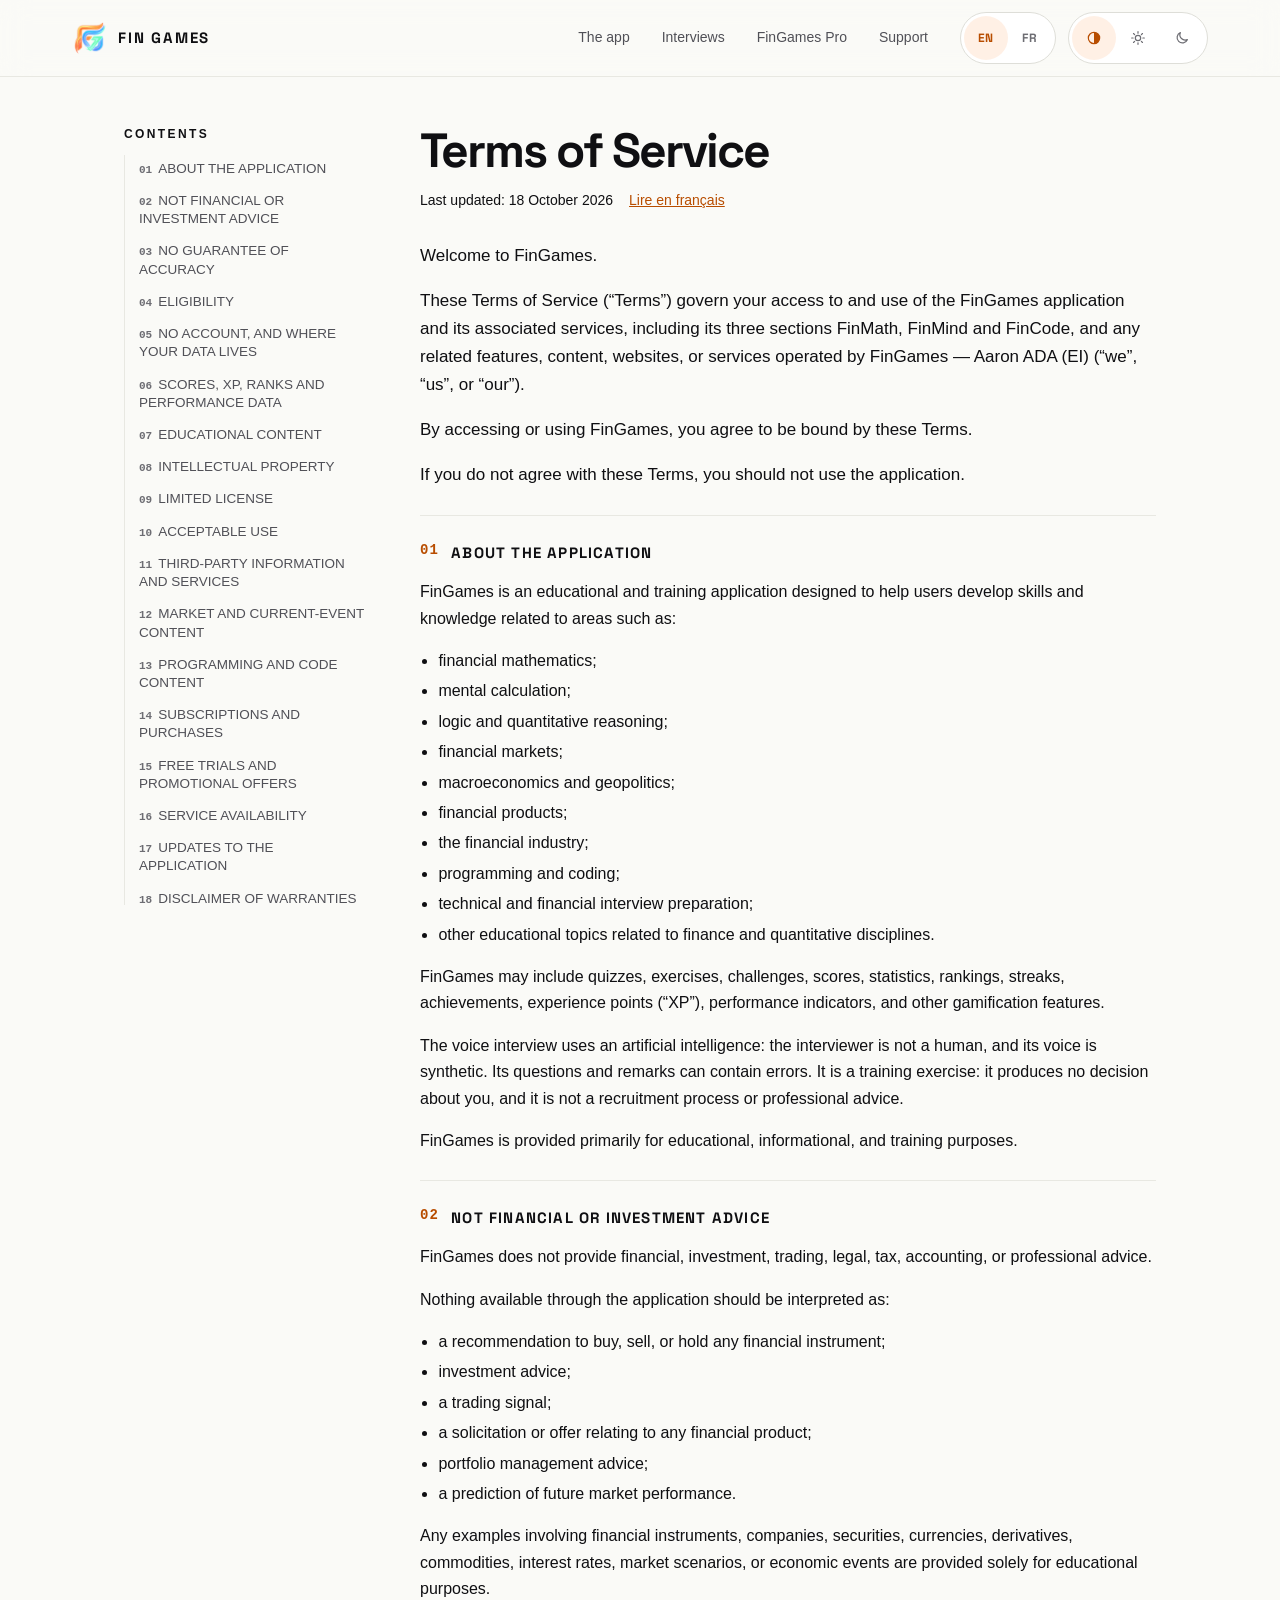
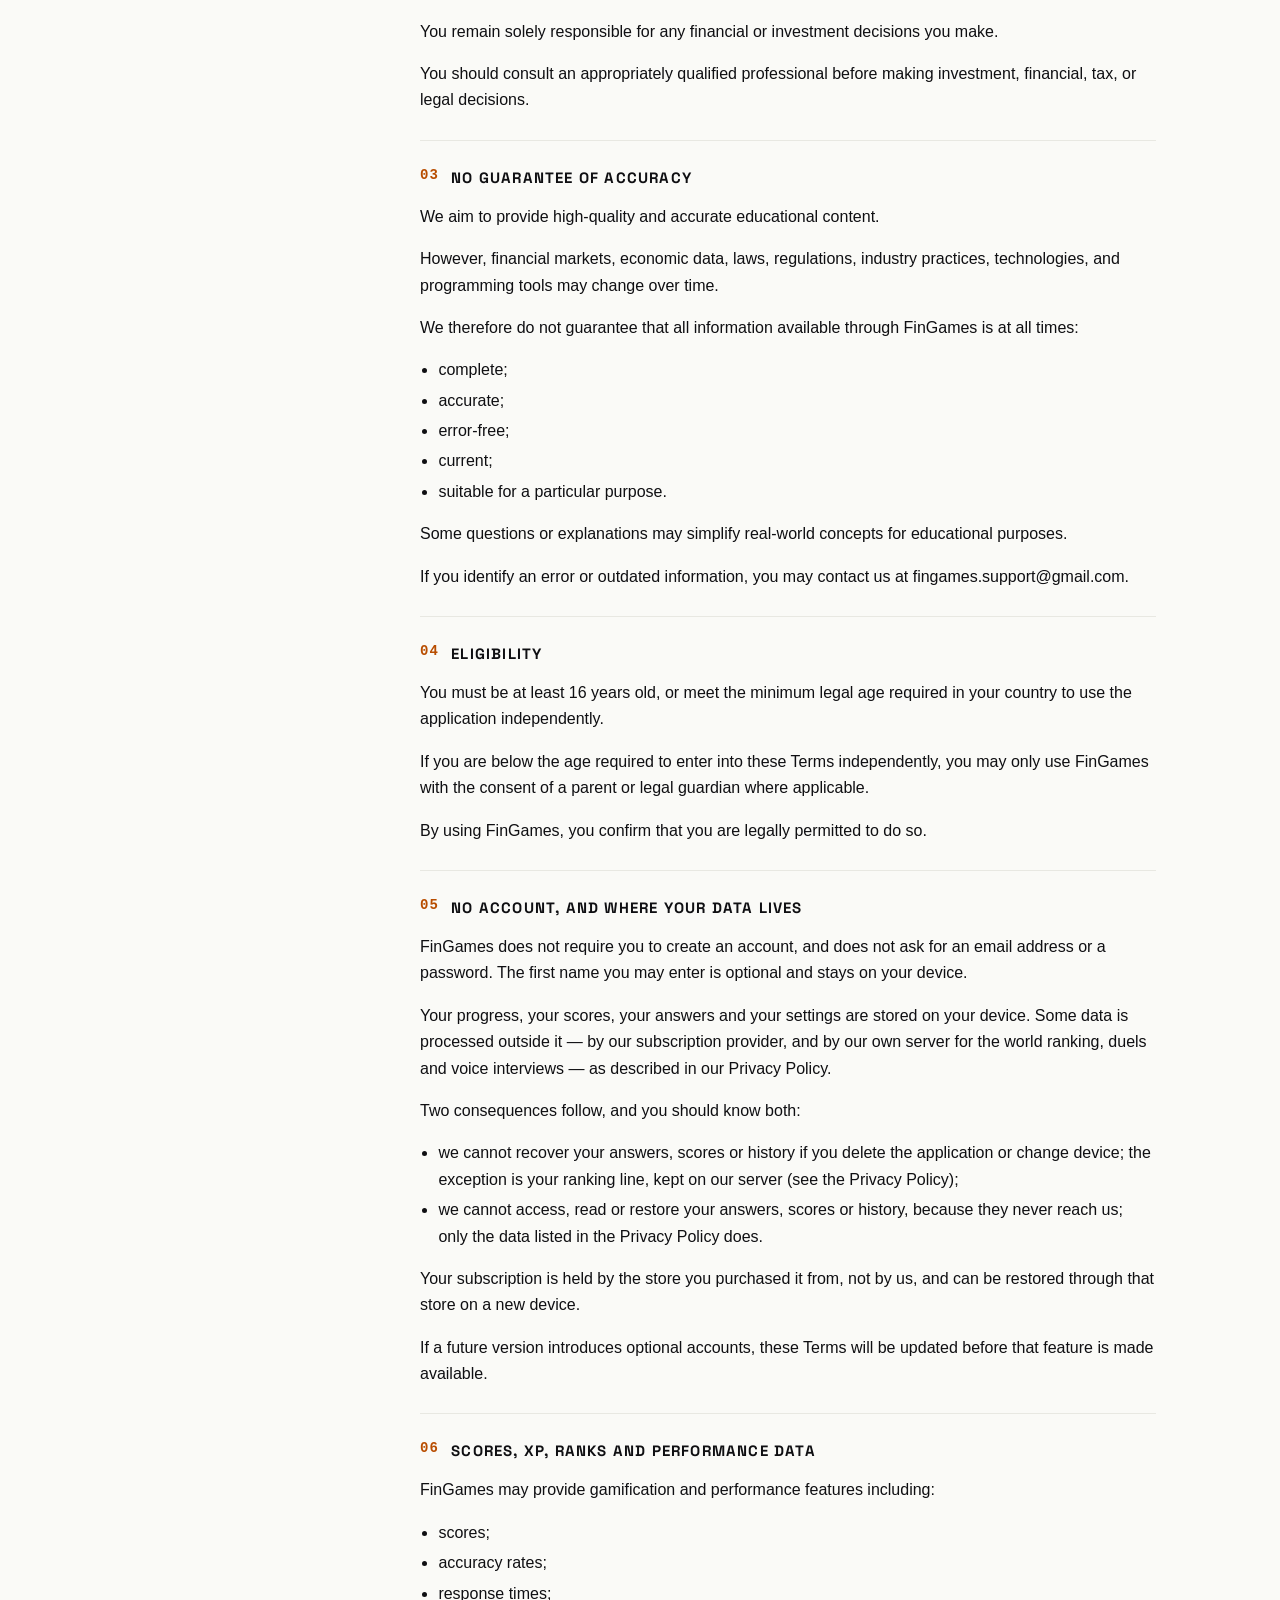
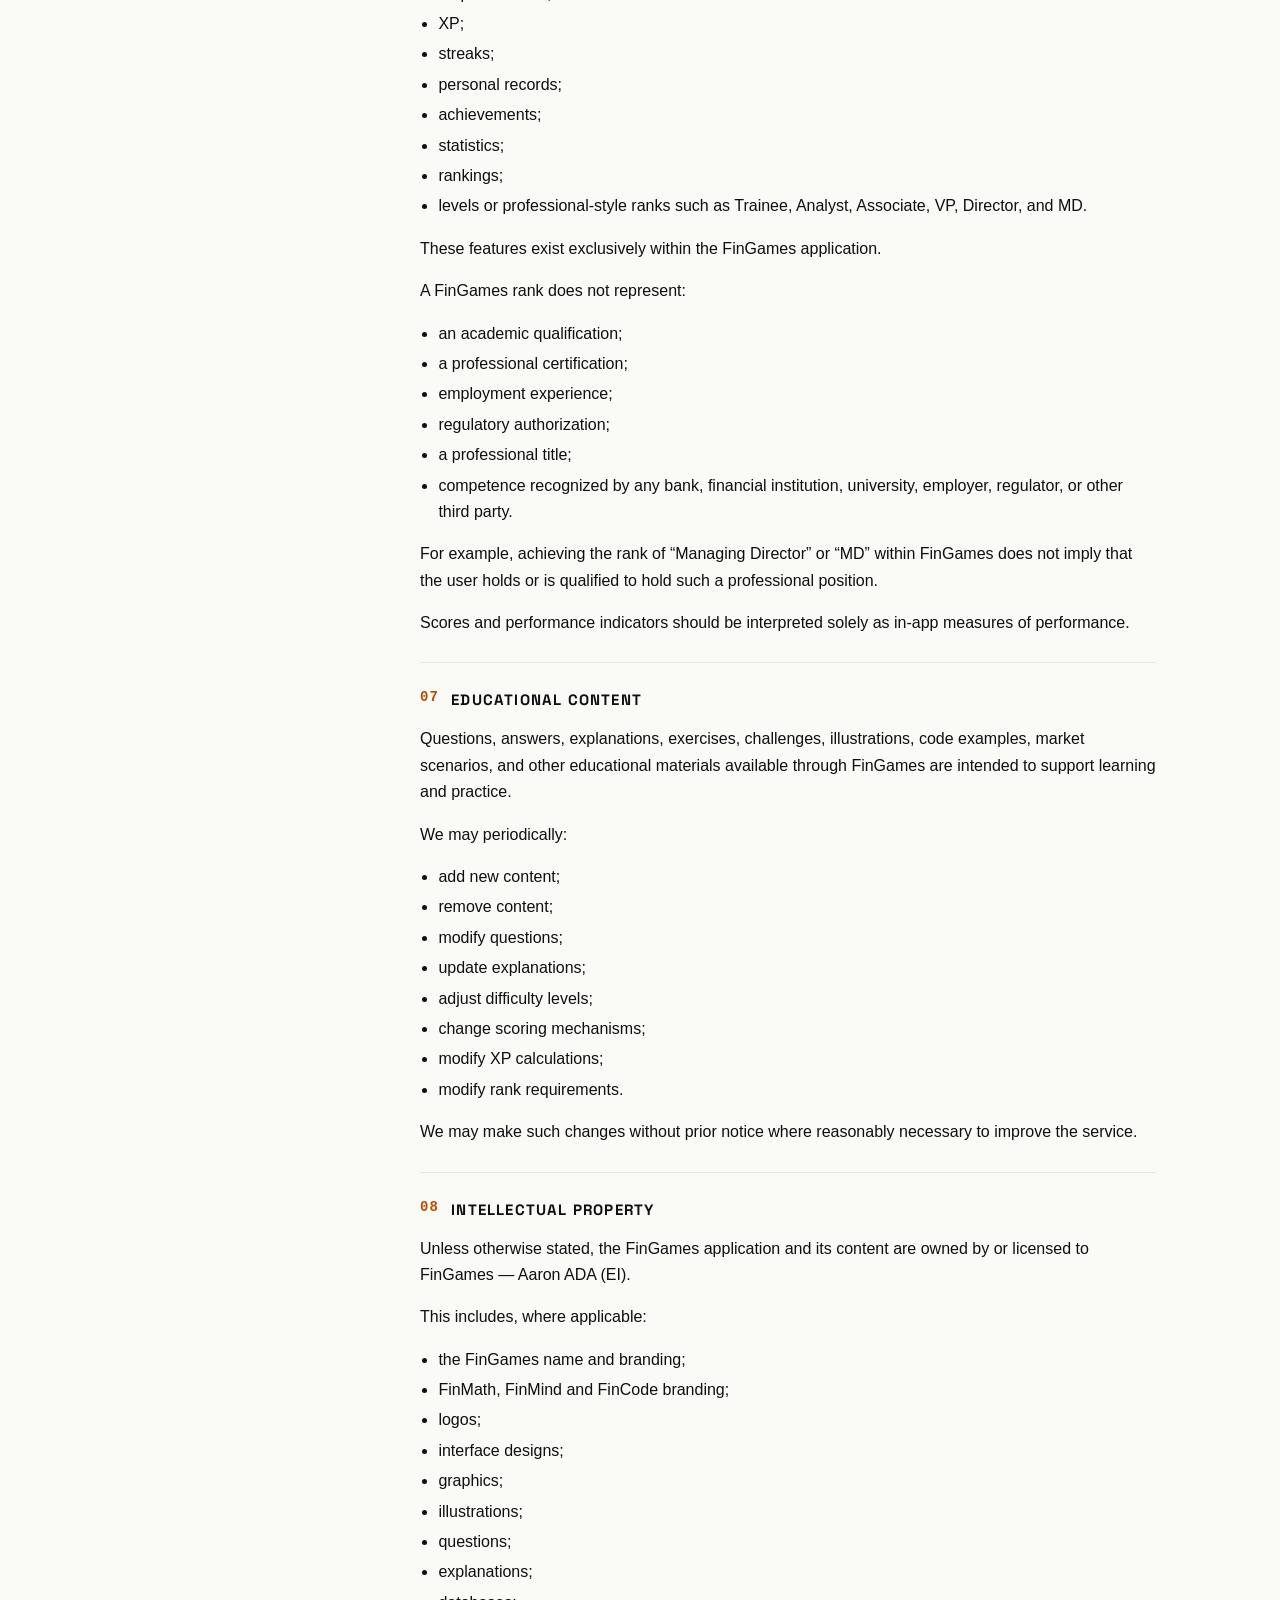
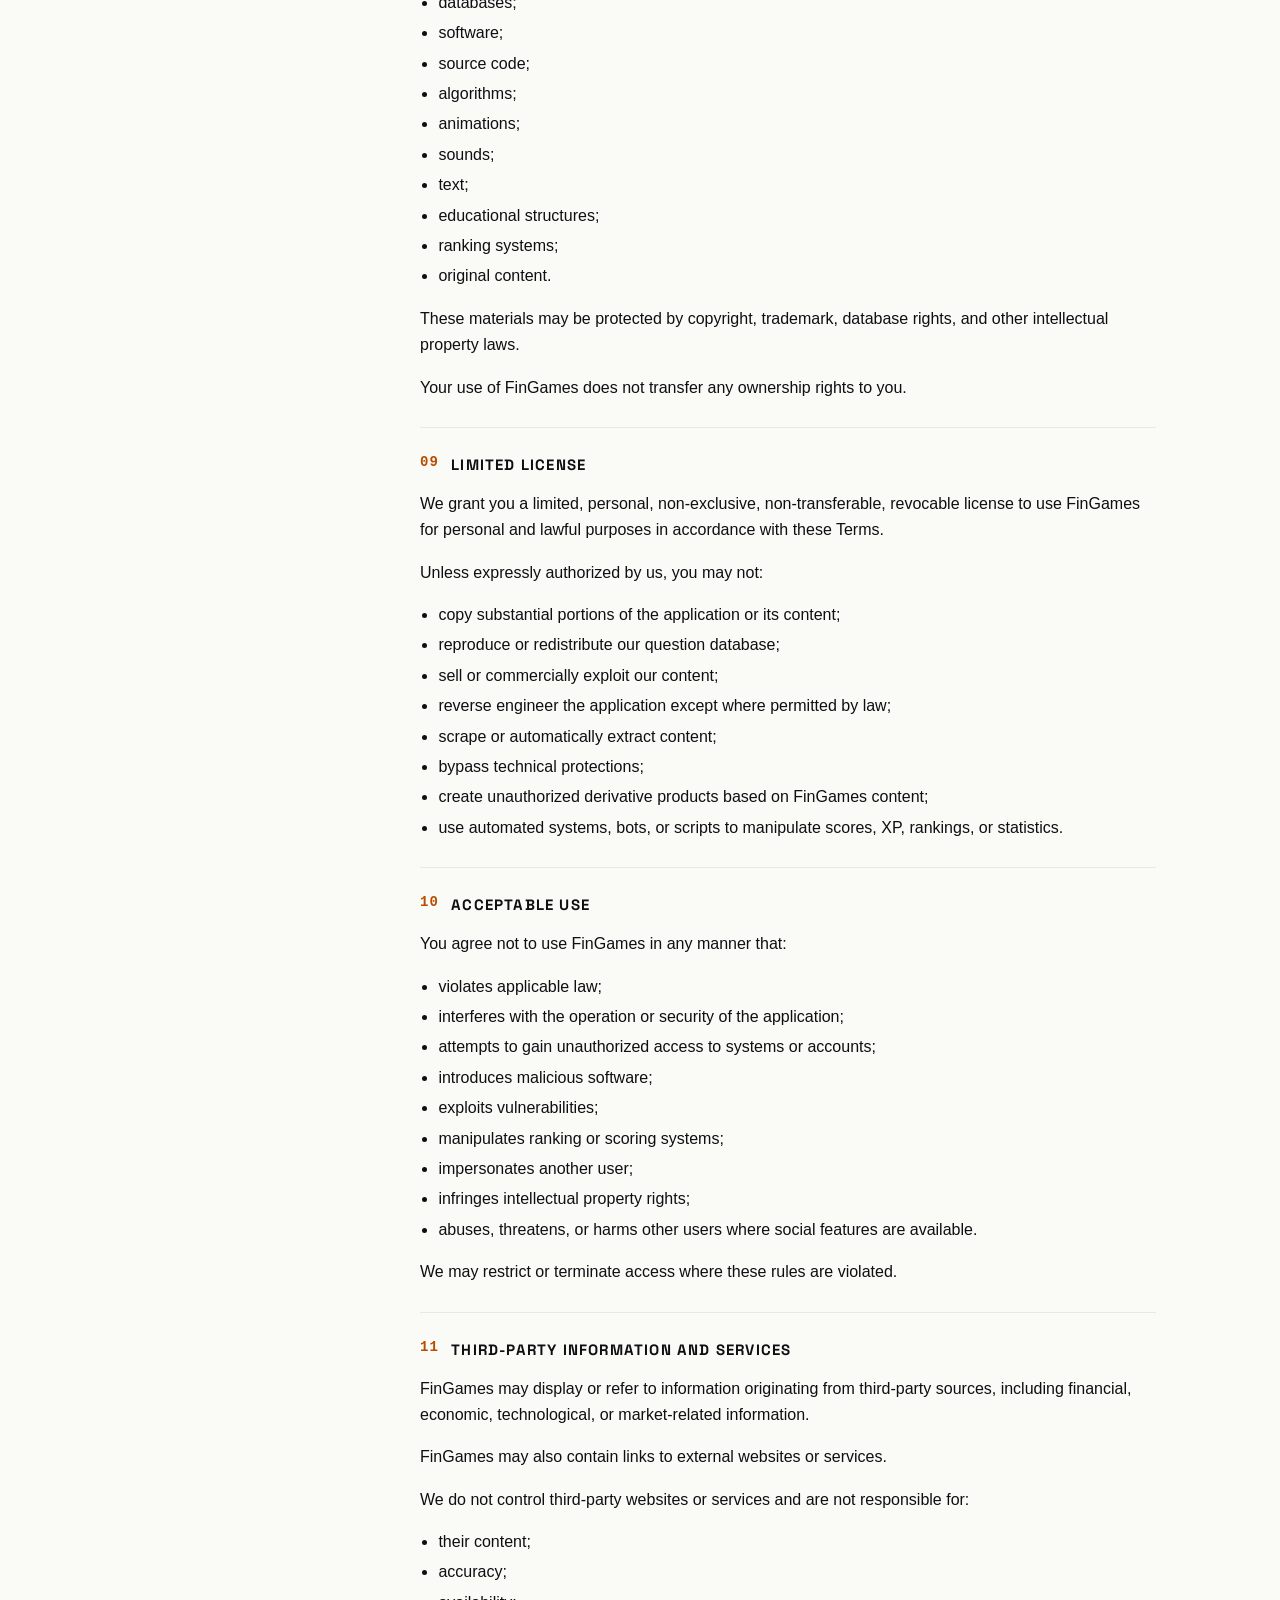
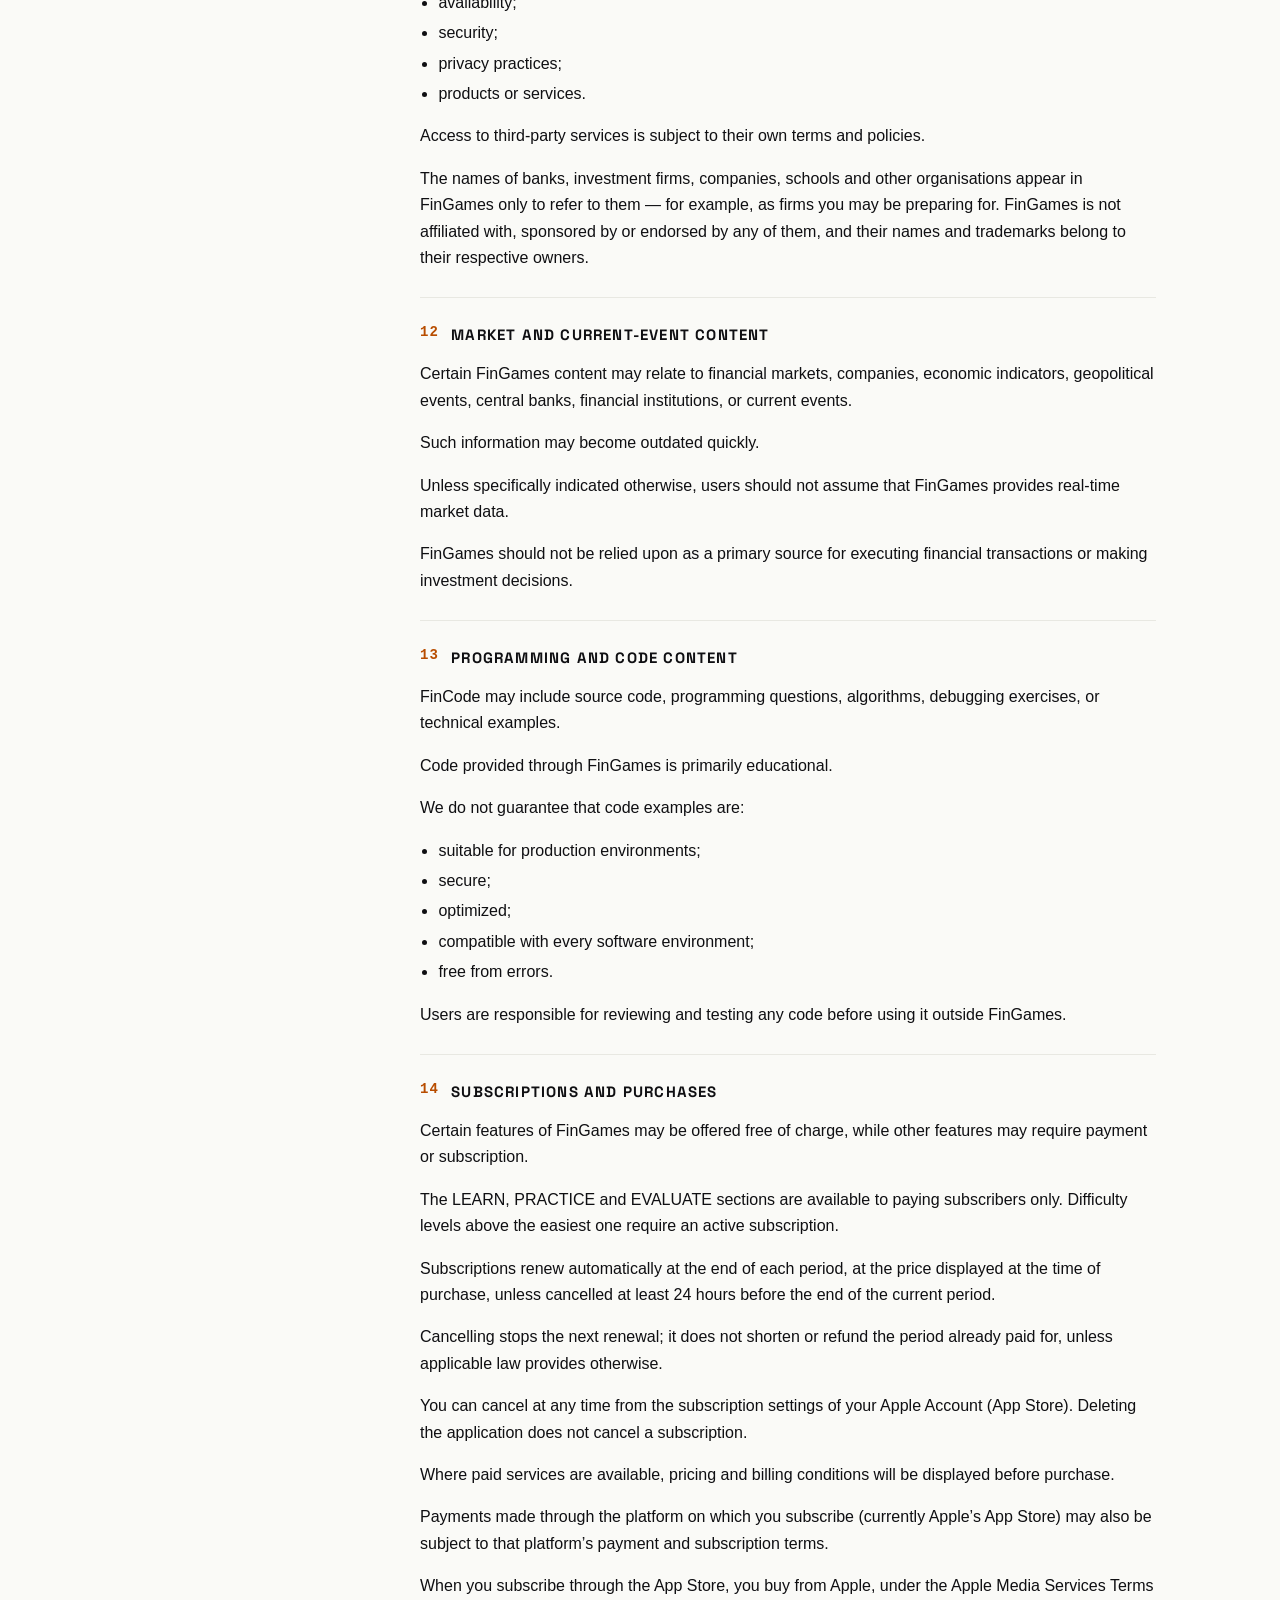
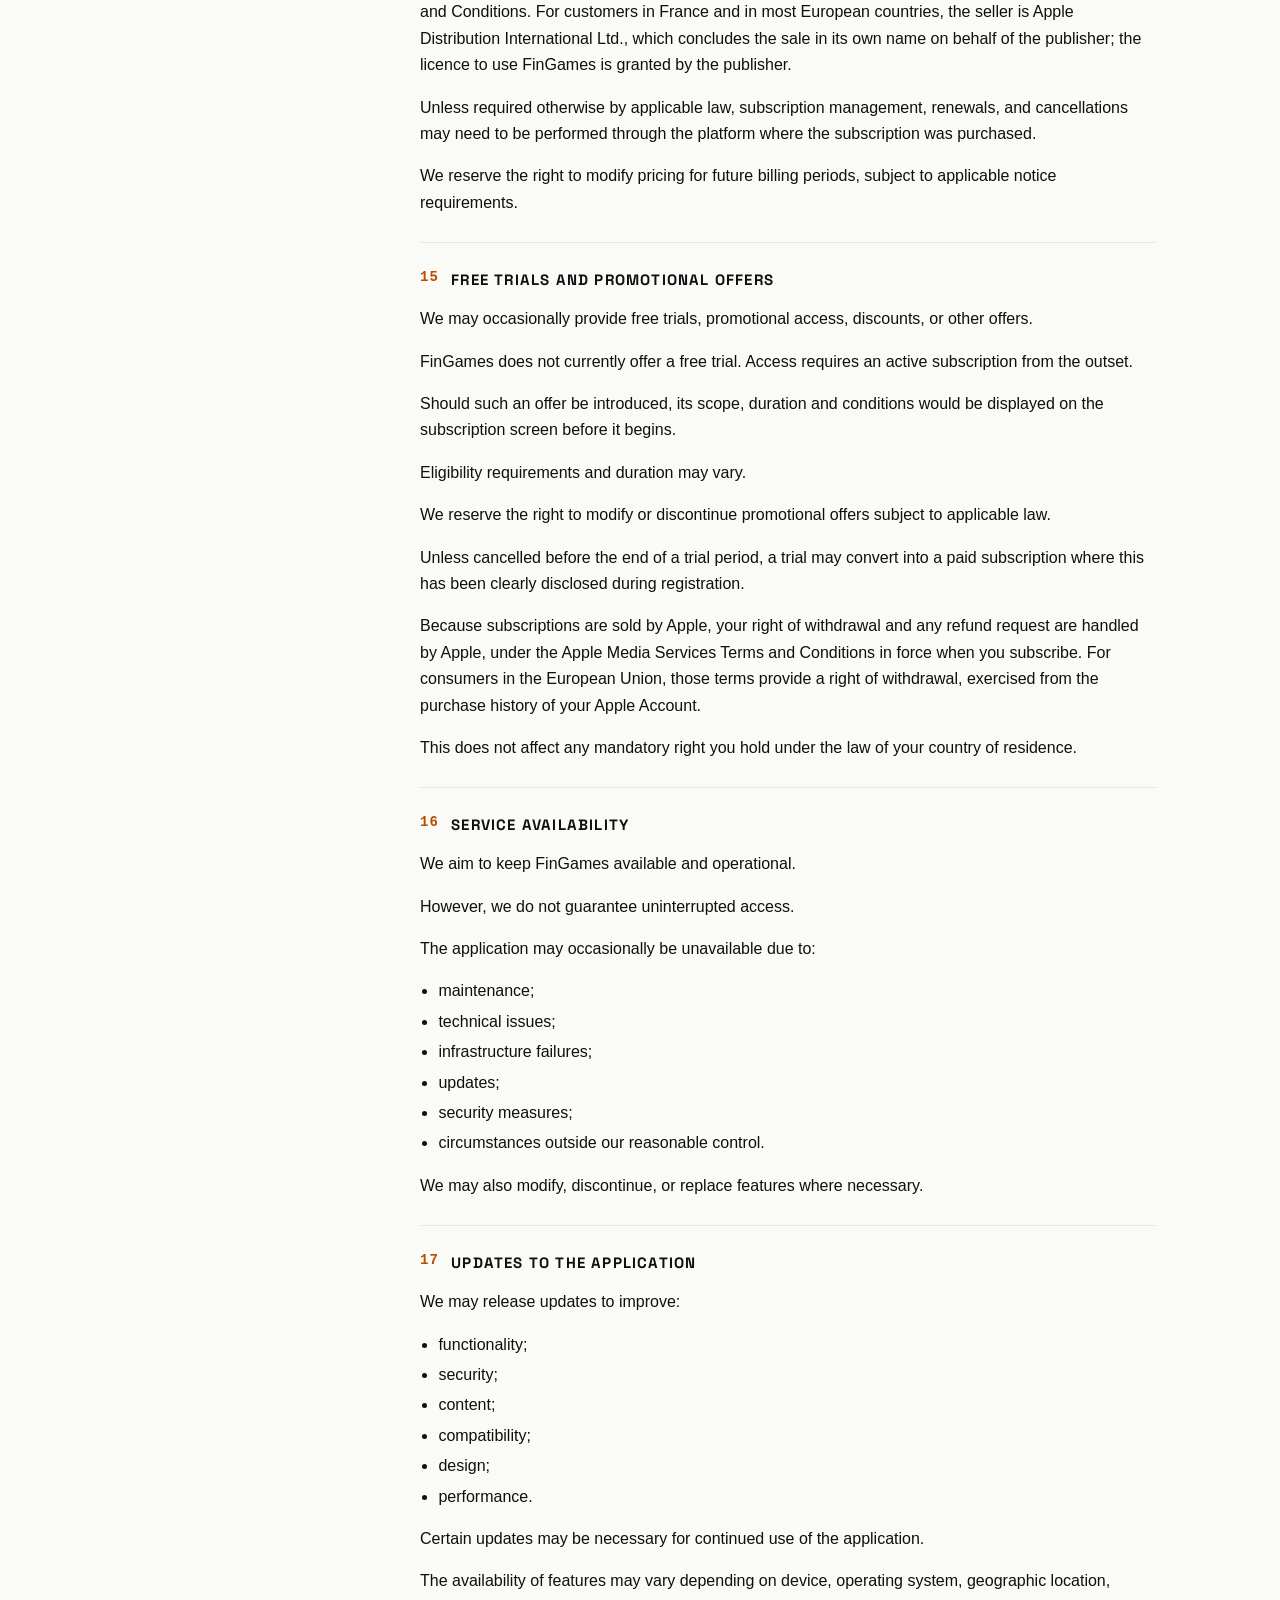
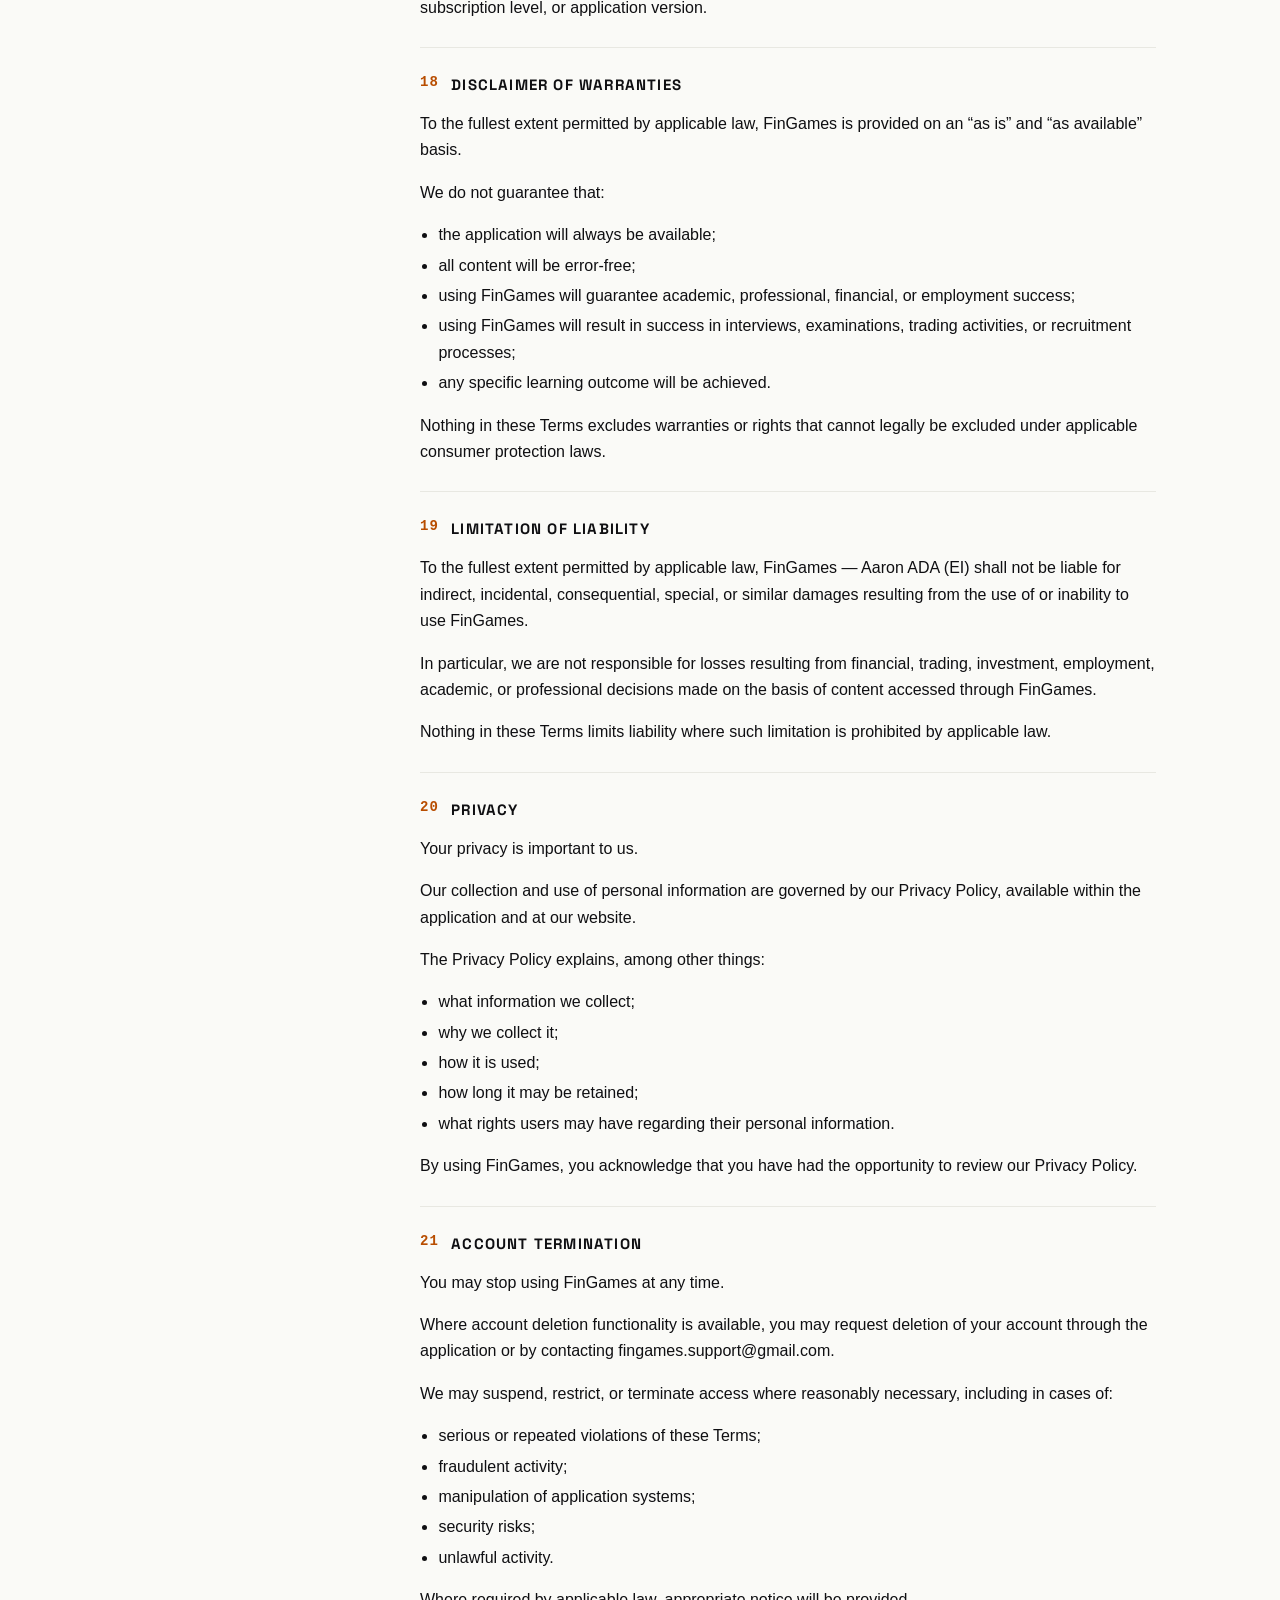
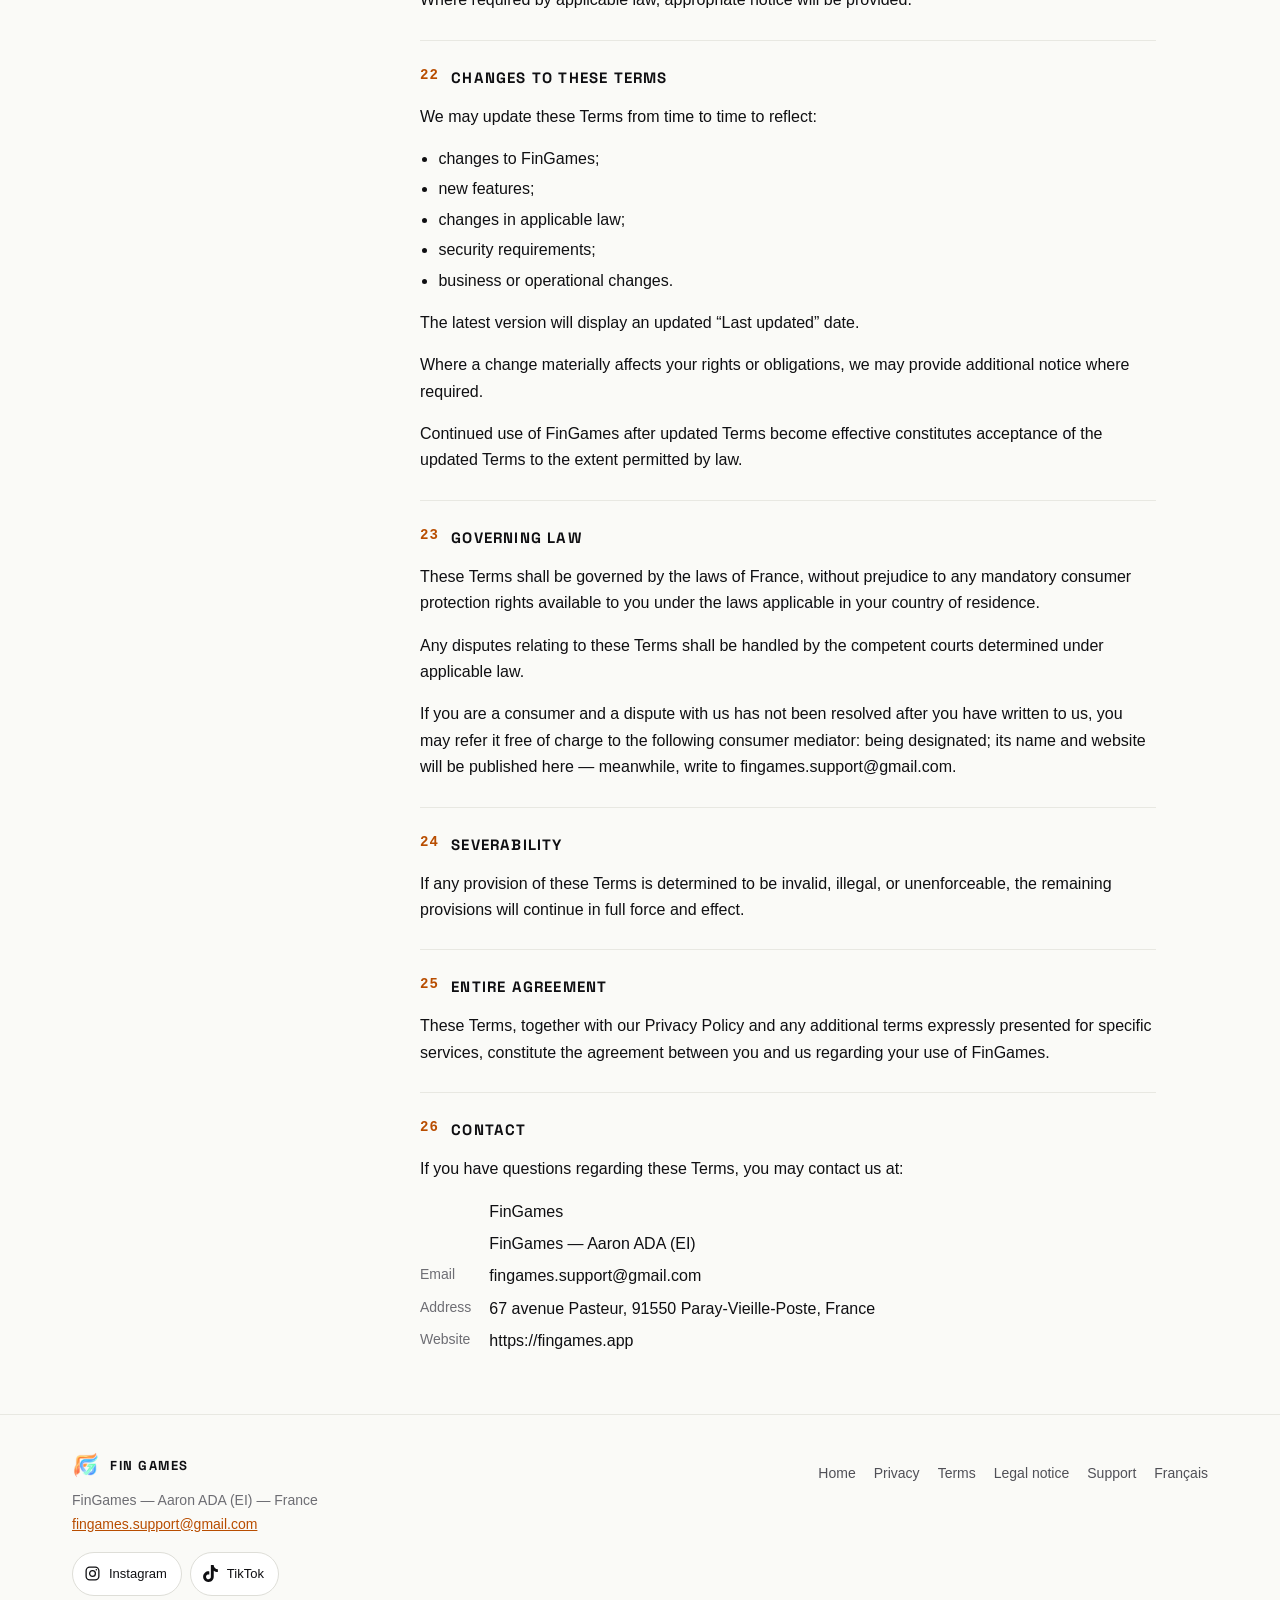
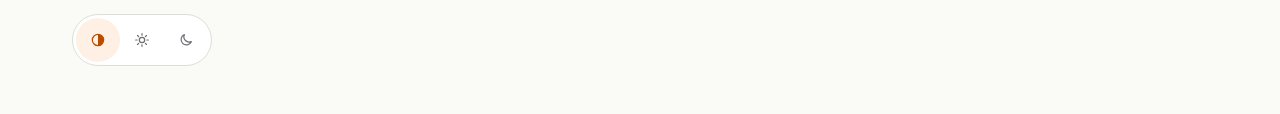
<file: terms.html>
<!doctype html>
<html lang="en">
<head>
<meta charset="utf-8">
<meta name="viewport" content="width=device-width, initial-scale=1, viewport-fit=cover">
<title>Terms of Service — FIN GAMES</title>
<meta name="description" content="Read the FinGames terms of service: access to the app, subscriptions, cancellation, acceptable use and user rights.">
<link rel="canonical" href="https://fingames.app/terms.html">
<link rel="alternate" hreflang="en" href="https://fingames.app/terms.html">
<link rel="alternate" hreflang="fr" href="https://fingames.app/terms.fr.html">
<link rel="alternate" hreflang="x-default" href="https://fingames.app/terms.html">
<meta name="theme-color" content="#08080A" media="(prefers-color-scheme: dark)">
<meta name="theme-color" content="#FAFAF7" media="(prefers-color-scheme: light)">
<meta property="og:type" content="website">
<meta property="og:site_name" content="FIN GAMES">
<meta property="og:url" content="https://fingames.app/terms.html">
<meta property="og:title" content="Terms of Service — FIN GAMES">
<meta property="og:description" content="Read the FinGames terms of service: access to the app, subscriptions, cancellation, acceptable use and user rights.">
<meta property="og:locale" content="en_US">
<meta property="og:locale:alternate" content="fr_FR">
<meta property="og:image" content="https://fingames.app/assets/og-image.png">
<meta property="og:image:width" content="1200">
<meta property="og:image:height" content="630">
<meta property="og:image:alt" content="FIN GAMES — finance interview prep on iPhone">
<meta name="twitter:card" content="summary_large_image">
<meta name="twitter:title" content="Terms of Service — FIN GAMES">
<meta name="twitter:description" content="Read the FinGames terms of service: access to the app, subscriptions, cancellation, acceptable use and user rights.">
<meta name="twitter:image" content="https://fingames.app/assets/og-image.png">
<meta name="twitter:image:alt" content="FIN GAMES — finance interview prep on iPhone">
<link rel="icon" type="image/png" href="assets/favicon.png">
<link rel="apple-touch-icon" href="assets/apple-touch-icon.png">

<script>(function(){var d=document.documentElement;d.classList.add("js");try{var t=localStorage.getItem("fg-theme");if(t==="light"||t==="dark")d.setAttribute("data-theme",t)}catch(e){}})();</script>
<link rel="stylesheet" href="assets/site.css?v=motion-1">
</head>
<body>
<a class="skip" href="#main">Skip to content</a>
<header class="top"><div class="wrap">
  <a class="brand" href="index.html"><img src="assets/logo.png" alt="" width="36" height="36"><span class="word">FIN GAMES</span></a>
  <nav class="menu" id="product-menu" aria-label="Home"><a href="index.html#method">The app</a><a href="index.html#interviews">Interviews</a><a href="index.html#pro">FinGames Pro</a><a href="support.html">Support</a></nav>
  <div class="tools">
    <button class="menu-toggle" type="button" aria-expanded="false" aria-controls="product-menu">Menu</button>
    <nav class="seg" aria-label="Language"><a href="terms.html" hreflang="en" lang="en" aria-current="true">EN</a><a href="terms.fr.html" hreflang="fr" lang="fr">FR</a></nav>
    <div class="seg theme" role="group" aria-label="Theme"><button type="button" data-set-theme="system" aria-pressed="false" title="System" aria-label="Theme : System"><svg viewBox="0 0 24 24" aria-hidden="true"><circle cx="12" cy="12" r="8.5"/><path d="M12 3.5a8.5 8.5 0 0 1 0 17z" fill="currentColor" stroke="none"/></svg></button><button type="button" data-set-theme="light" aria-pressed="false" title="Light" aria-label="Theme : Light"><svg viewBox="0 0 24 24" aria-hidden="true"><circle cx="12" cy="12" r="4"/><path d="M12 2.5v2.2M12 19.3v2.2M2.5 12h2.2M19.3 12h2.2M5.3 5.3l1.6 1.6M17.1 17.1l1.6 1.6M5.3 18.7l1.6-1.6M17.1 6.9l1.6-1.6"/></svg></button><button type="button" data-set-theme="dark" aria-pressed="false" title="Dark" aria-label="Theme : Dark"><svg viewBox="0 0 24 24" aria-hidden="true"><path d="M20 14.5A8 8 0 0 1 9.5 4a8 8 0 1 0 10.5 10.5z"/></svg></button></div>
  </div>
</div></header>
<main id="main">
<article class="doc"><div class="wrap">
  <nav class="toc" aria-label="Contents"><p>CONTENTS</p><ol><li><a href="#s01"><span class="n">01</span>ABOUT THE APPLICATION</a></li><li><a href="#s02"><span class="n">02</span>NOT FINANCIAL OR INVESTMENT ADVICE</a></li><li><a href="#s03"><span class="n">03</span>NO GUARANTEE OF ACCURACY</a></li><li><a href="#s04"><span class="n">04</span>ELIGIBILITY</a></li><li><a href="#s05"><span class="n">05</span>NO ACCOUNT, AND WHERE YOUR DATA LIVES</a></li><li><a href="#s06"><span class="n">06</span>SCORES, XP, RANKS AND PERFORMANCE DATA</a></li><li><a href="#s07"><span class="n">07</span>EDUCATIONAL CONTENT</a></li><li><a href="#s08"><span class="n">08</span>INTELLECTUAL PROPERTY</a></li><li><a href="#s09"><span class="n">09</span>LIMITED LICENSE</a></li><li><a href="#s10"><span class="n">10</span>ACCEPTABLE USE</a></li><li><a href="#s11"><span class="n">11</span>THIRD-PARTY INFORMATION AND SERVICES</a></li><li><a href="#s12"><span class="n">12</span>MARKET AND CURRENT-EVENT CONTENT</a></li><li><a href="#s13"><span class="n">13</span>PROGRAMMING AND CODE CONTENT</a></li><li><a href="#s14"><span class="n">14</span>SUBSCRIPTIONS AND PURCHASES</a></li><li><a href="#s15"><span class="n">15</span>FREE TRIALS AND PROMOTIONAL OFFERS</a></li><li><a href="#s16"><span class="n">16</span>SERVICE AVAILABILITY</a></li><li><a href="#s17"><span class="n">17</span>UPDATES TO THE APPLICATION</a></li><li><a href="#s18"><span class="n">18</span>DISCLAIMER OF WARRANTIES</a></li><li><a href="#s19"><span class="n">19</span>LIMITATION OF LIABILITY</a></li><li><a href="#s20"><span class="n">20</span>PRIVACY</a></li><li><a href="#s21"><span class="n">21</span>ACCOUNT TERMINATION</a></li><li><a href="#s22"><span class="n">22</span>CHANGES TO THESE TERMS</a></li><li><a href="#s23"><span class="n">23</span>GOVERNING LAW</a></li><li><a href="#s24"><span class="n">24</span>SEVERABILITY</a></li><li><a href="#s25"><span class="n">25</span>ENTIRE AGREEMENT</a></li><li><a href="#s26"><span class="n">26</span>CONTACT</a></li></ol></nav>
  <div>
    <h1>Terms of Service</h1>
    <p class="meta"><span>Last updated: <span>18 October 2026</span></span>
    <a href="terms.fr.html" hreflang="fr" lang="fr">Lire en français</a></p>
    <div class="intro"><p>Welcome to FinGames.</p><p>These Terms of Service (“Terms”) govern your access to and use of the FinGames application and its associated services, including its three sections FinMath, FinMind and FinCode, and any related features, content, websites, or services operated by FinGames — Aaron ADA (EI) (“we”, “us”, or “our”).</p><p>By accessing or using FinGames, you agree to be bound by these Terms.</p><p>If you do not agree with these Terms, you should not use the application.</p></div>
    <section class="doc-section" id="s01"><h2><span class="n">01</span>ABOUT THE APPLICATION</h2><p>FinGames is an educational and training application designed to help users develop skills and knowledge related to areas such as:</p><ul><li>financial mathematics;</li><li>mental calculation;</li><li>logic and quantitative reasoning;</li><li>financial markets;</li><li>macroeconomics and geopolitics;</li><li>financial products;</li><li>the financial industry;</li><li>programming and coding;</li><li>technical and financial interview preparation;</li><li>other educational topics related to finance and quantitative disciplines.</li></ul><p>FinGames may include quizzes, exercises, challenges, scores, statistics, rankings, streaks, achievements, experience points (“XP”), performance indicators, and other gamification features.</p><p>The voice interview uses an artificial intelligence: the interviewer is not a human, and its voice is synthetic. Its questions and remarks can contain errors. It is a training exercise: it produces no decision about you, and it is not a recruitment process or professional advice.</p><p>FinGames is provided primarily for educational, informational, and training purposes.</p></section>
<section class="doc-section" id="s02"><h2><span class="n">02</span>NOT FINANCIAL OR INVESTMENT ADVICE</h2><p>FinGames does not provide financial, investment, trading, legal, tax, accounting, or professional advice.</p><p>Nothing available through the application should be interpreted as:</p><ul><li>a recommendation to buy, sell, or hold any financial instrument;</li><li>investment advice;</li><li>a trading signal;</li><li>a solicitation or offer relating to any financial product;</li><li>portfolio management advice;</li><li>a prediction of future market performance.</li></ul><p>Any examples involving financial instruments, companies, securities, currencies, derivatives, commodities, interest rates, market scenarios, or economic events are provided solely for educational purposes.</p><p>You remain solely responsible for any financial or investment decisions you make.</p><p>You should consult an appropriately qualified professional before making investment, financial, tax, or legal decisions.</p></section>
<section class="doc-section" id="s03"><h2><span class="n">03</span>NO GUARANTEE OF ACCURACY</h2><p>We aim to provide high-quality and accurate educational content.</p><p>However, financial markets, economic data, laws, regulations, industry practices, technologies, and programming tools may change over time.</p><p>We therefore do not guarantee that all information available through FinGames is at all times:</p><ul><li>complete;</li><li>accurate;</li><li>error-free;</li><li>current;</li><li>suitable for a particular purpose.</li></ul><p>Some questions or explanations may simplify real-world concepts for educational purposes.</p><p>If you identify an error or outdated information, you may contact us at fingames.support@gmail.com.</p></section>
<section class="doc-section" id="s04"><h2><span class="n">04</span>ELIGIBILITY</h2><p>You must be at least 16 years old, or meet the minimum legal age required in your country to use the application independently.</p><p>If you are below the age required to enter into these Terms independently, you may only use FinGames with the consent of a parent or legal guardian where applicable.</p><p>By using FinGames, you confirm that you are legally permitted to do so.</p></section>
<section class="doc-section" id="s05"><h2><span class="n">05</span>NO ACCOUNT, AND WHERE YOUR DATA LIVES</h2><p>FinGames does not require you to create an account, and does not ask for an email address or a password. The first name you may enter is optional and stays on your device.</p><p>Your progress, your scores, your answers and your settings are stored on your device. Some data is processed outside it — by our subscription provider, and by our own server for the world ranking, duels and voice interviews — as described in our Privacy Policy.</p><p>Two consequences follow, and you should know both:</p><ul><li>we cannot recover your answers, scores or history if you delete the application or change device; the exception is your ranking line, kept on our server (see the Privacy Policy);</li><li>we cannot access, read or restore your answers, scores or history, because they never reach us; only the data listed in the Privacy Policy does.</li></ul><p>Your subscription is held by the store you purchased it from, not by us, and can be restored through that store on a new device.</p><p>If a future version introduces optional accounts, these Terms will be updated before that feature is made available.</p></section>
<section class="doc-section" id="s06"><h2><span class="n">06</span>SCORES, XP, RANKS AND PERFORMANCE DATA</h2><p>FinGames may provide gamification and performance features including:</p><ul><li>scores;</li><li>accuracy rates;</li><li>response times;</li><li>XP;</li><li>streaks;</li><li>personal records;</li><li>achievements;</li><li>statistics;</li><li>rankings;</li><li>levels or professional-style ranks such as Trainee, Analyst, Associate, VP, Director, and MD.</li></ul><p>These features exist exclusively within the FinGames application.</p><p>A FinGames rank does not represent:</p><ul><li>an academic qualification;</li><li>a professional certification;</li><li>employment experience;</li><li>regulatory authorization;</li><li>a professional title;</li><li>competence recognized by any bank, financial institution, university, employer, regulator, or other third party.</li></ul><p>For example, achieving the rank of “Managing Director” or “MD” within FinGames does not imply that the user holds or is qualified to hold such a professional position.</p><p>Scores and performance indicators should be interpreted solely as in-app measures of performance.</p></section>
<section class="doc-section" id="s07"><h2><span class="n">07</span>EDUCATIONAL CONTENT</h2><p>Questions, answers, explanations, exercises, challenges, illustrations, code examples, market scenarios, and other educational materials available through FinGames are intended to support learning and practice.</p><p>We may periodically:</p><ul><li>add new content;</li><li>remove content;</li><li>modify questions;</li><li>update explanations;</li><li>adjust difficulty levels;</li><li>change scoring mechanisms;</li><li>modify XP calculations;</li><li>modify rank requirements.</li></ul><p>We may make such changes without prior notice where reasonably necessary to improve the service.</p></section>
<section class="doc-section" id="s08"><h2><span class="n">08</span>INTELLECTUAL PROPERTY</h2><p>Unless otherwise stated, the FinGames application and its content are owned by or licensed to FinGames — Aaron ADA (EI).</p><p>This includes, where applicable:</p><ul><li>the FinGames name and branding;</li><li>FinMath, FinMind and FinCode branding;</li><li>logos;</li><li>interface designs;</li><li>graphics;</li><li>illustrations;</li><li>questions;</li><li>explanations;</li><li>databases;</li><li>software;</li><li>source code;</li><li>algorithms;</li><li>animations;</li><li>sounds;</li><li>text;</li><li>educational structures;</li><li>ranking systems;</li><li>original content.</li></ul><p>These materials may be protected by copyright, trademark, database rights, and other intellectual property laws.</p><p>Your use of FinGames does not transfer any ownership rights to you.</p></section>
<section class="doc-section" id="s09"><h2><span class="n">09</span>LIMITED LICENSE</h2><p>We grant you a limited, personal, non-exclusive, non-transferable, revocable license to use FinGames for personal and lawful purposes in accordance with these Terms.</p><p>Unless expressly authorized by us, you may not:</p><ul><li>copy substantial portions of the application or its content;</li><li>reproduce or redistribute our question database;</li><li>sell or commercially exploit our content;</li><li>reverse engineer the application except where permitted by law;</li><li>scrape or automatically extract content;</li><li>bypass technical protections;</li><li>create unauthorized derivative products based on FinGames content;</li><li>use automated systems, bots, or scripts to manipulate scores, XP, rankings, or statistics.</li></ul></section>
<section class="doc-section" id="s10"><h2><span class="n">10</span>ACCEPTABLE USE</h2><p>You agree not to use FinGames in any manner that:</p><ul><li>violates applicable law;</li><li>interferes with the operation or security of the application;</li><li>attempts to gain unauthorized access to systems or accounts;</li><li>introduces malicious software;</li><li>exploits vulnerabilities;</li><li>manipulates ranking or scoring systems;</li><li>impersonates another user;</li><li>infringes intellectual property rights;</li><li>abuses, threatens, or harms other users where social features are available.</li></ul><p>We may restrict or terminate access where these rules are violated.</p></section>
<section class="doc-section" id="s11"><h2><span class="n">11</span>THIRD-PARTY INFORMATION AND SERVICES</h2><p>FinGames may display or refer to information originating from third-party sources, including financial, economic, technological, or market-related information.</p><p>FinGames may also contain links to external websites or services.</p><p>We do not control third-party websites or services and are not responsible for:</p><ul><li>their content;</li><li>accuracy;</li><li>availability;</li><li>security;</li><li>privacy practices;</li><li>products or services.</li></ul><p>Access to third-party services is subject to their own terms and policies.</p><p>The names of banks, investment firms, companies, schools and other organisations appear in FinGames only to refer to them — for example, as firms you may be preparing for. FinGames is not affiliated with, sponsored by or endorsed by any of them, and their names and trademarks belong to their respective owners.</p></section>
<section class="doc-section" id="s12"><h2><span class="n">12</span>MARKET AND CURRENT-EVENT CONTENT</h2><p>Certain FinGames content may relate to financial markets, companies, economic indicators, geopolitical events, central banks, financial institutions, or current events.</p><p>Such information may become outdated quickly.</p><p>Unless specifically indicated otherwise, users should not assume that FinGames provides real-time market data.</p><p>FinGames should not be relied upon as a primary source for executing financial transactions or making investment decisions.</p></section>
<section class="doc-section" id="s13"><h2><span class="n">13</span>PROGRAMMING AND CODE CONTENT</h2><p>FinCode may include source code, programming questions, algorithms, debugging exercises, or technical examples.</p><p>Code provided through FinGames is primarily educational.</p><p>We do not guarantee that code examples are:</p><ul><li>suitable for production environments;</li><li>secure;</li><li>optimized;</li><li>compatible with every software environment;</li><li>free from errors.</li></ul><p>Users are responsible for reviewing and testing any code before using it outside FinGames.</p></section>
<section class="doc-section" id="s14"><h2><span class="n">14</span>SUBSCRIPTIONS AND PURCHASES</h2><p>Certain features of FinGames may be offered free of charge, while other features may require payment or subscription.</p><p>The LEARN, PRACTICE and EVALUATE sections are available to paying subscribers only. Difficulty levels above the easiest one require an active subscription.</p><p>Subscriptions renew automatically at the end of each period, at the price displayed at the time of purchase, unless cancelled at least 24 hours before the end of the current period.</p><p>Cancelling stops the next renewal; it does not shorten or refund the period already paid for, unless applicable law provides otherwise.</p><p>You can cancel at any time from the subscription settings of your Apple Account (App Store). Deleting the application does not cancel a subscription.</p><p>Where paid services are available, pricing and billing conditions will be displayed before purchase.</p><p>Payments made through the platform on which you subscribe (currently Apple’s App Store) may also be subject to that platform’s payment and subscription terms.</p><p>When you subscribe through the App Store, you buy from Apple, under the Apple Media Services Terms and Conditions. For customers in France and in most European countries, the seller is Apple Distribution International Ltd., which concludes the sale in its own name on behalf of the publisher; the licence to use FinGames is granted by the publisher.</p><p>Unless required otherwise by applicable law, subscription management, renewals, and cancellations may need to be performed through the platform where the subscription was purchased.</p><p>We reserve the right to modify pricing for future billing periods, subject to applicable notice requirements.</p></section>
<section class="doc-section" id="s15"><h2><span class="n">15</span>FREE TRIALS AND PROMOTIONAL OFFERS</h2><p>We may occasionally provide free trials, promotional access, discounts, or other offers.</p><p>FinGames does not currently offer a free trial. Access requires an active subscription from the outset.</p><p>Should such an offer be introduced, its scope, duration and conditions would be displayed on the subscription screen before it begins.</p><p>Eligibility requirements and duration may vary.</p><p>We reserve the right to modify or discontinue promotional offers subject to applicable law.</p><p>Unless cancelled before the end of a trial period, a trial may convert into a paid subscription where this has been clearly disclosed during registration.</p><p>Because subscriptions are sold by Apple, your right of withdrawal and any refund request are handled by Apple, under the Apple Media Services Terms and Conditions in force when you subscribe. For consumers in the European Union, those terms provide a right of withdrawal, exercised from the purchase history of your Apple Account.</p><p>This does not affect any mandatory right you hold under the law of your country of residence.</p></section>
<section class="doc-section" id="s16"><h2><span class="n">16</span>SERVICE AVAILABILITY</h2><p>We aim to keep FinGames available and operational.</p><p>However, we do not guarantee uninterrupted access.</p><p>The application may occasionally be unavailable due to:</p><ul><li>maintenance;</li><li>technical issues;</li><li>infrastructure failures;</li><li>updates;</li><li>security measures;</li><li>circumstances outside our reasonable control.</li></ul><p>We may also modify, discontinue, or replace features where necessary.</p></section>
<section class="doc-section" id="s17"><h2><span class="n">17</span>UPDATES TO THE APPLICATION</h2><p>We may release updates to improve:</p><ul><li>functionality;</li><li>security;</li><li>content;</li><li>compatibility;</li><li>design;</li><li>performance.</li></ul><p>Certain updates may be necessary for continued use of the application.</p><p>The availability of features may vary depending on device, operating system, geographic location, subscription level, or application version.</p></section>
<section class="doc-section" id="s18"><h2><span class="n">18</span>DISCLAIMER OF WARRANTIES</h2><p>To the fullest extent permitted by applicable law, FinGames is provided on an “as is” and “as available” basis.</p><p>We do not guarantee that:</p><ul><li>the application will always be available;</li><li>all content will be error-free;</li><li>using FinGames will guarantee academic, professional, financial, or employment success;</li><li>using FinGames will result in success in interviews, examinations, trading activities, or recruitment processes;</li><li>any specific learning outcome will be achieved.</li></ul><p>Nothing in these Terms excludes warranties or rights that cannot legally be excluded under applicable consumer protection laws.</p></section>
<section class="doc-section" id="s19"><h2><span class="n">19</span>LIMITATION OF LIABILITY</h2><p>To the fullest extent permitted by applicable law, FinGames — Aaron ADA (EI) shall not be liable for indirect, incidental, consequential, special, or similar damages resulting from the use of or inability to use FinGames.</p><p>In particular, we are not responsible for losses resulting from financial, trading, investment, employment, academic, or professional decisions made on the basis of content accessed through FinGames.</p><p>Nothing in these Terms limits liability where such limitation is prohibited by applicable law.</p></section>
<section class="doc-section" id="s20"><h2><span class="n">20</span>PRIVACY</h2><p>Your privacy is important to us.</p><p>Our collection and use of personal information are governed by our Privacy Policy, available within the application and at our website.</p><p>The Privacy Policy explains, among other things:</p><ul><li>what information we collect;</li><li>why we collect it;</li><li>how it is used;</li><li>how long it may be retained;</li><li>what rights users may have regarding their personal information.</li></ul><p>By using FinGames, you acknowledge that you have had the opportunity to review our Privacy Policy.</p></section>
<section class="doc-section" id="s21"><h2><span class="n">21</span>ACCOUNT TERMINATION</h2><p>You may stop using FinGames at any time.</p><p>Where account deletion functionality is available, you may request deletion of your account through the application or by contacting fingames.support@gmail.com.</p><p>We may suspend, restrict, or terminate access where reasonably necessary, including in cases of:</p><ul><li>serious or repeated violations of these Terms;</li><li>fraudulent activity;</li><li>manipulation of application systems;</li><li>security risks;</li><li>unlawful activity.</li></ul><p>Where required by applicable law, appropriate notice will be provided.</p></section>
<section class="doc-section" id="s22"><h2><span class="n">22</span>CHANGES TO THESE TERMS</h2><p>We may update these Terms from time to time to reflect:</p><ul><li>changes to FinGames;</li><li>new features;</li><li>changes in applicable law;</li><li>security requirements;</li><li>business or operational changes.</li></ul><p>The latest version will display an updated “Last updated” date.</p><p>Where a change materially affects your rights or obligations, we may provide additional notice where required.</p><p>Continued use of FinGames after updated Terms become effective constitutes acceptance of the updated Terms to the extent permitted by law.</p></section>
<section class="doc-section" id="s23"><h2><span class="n">23</span>GOVERNING LAW</h2><p>These Terms shall be governed by the laws of France, without prejudice to any mandatory consumer protection rights available to you under the laws applicable in your country of residence.</p><p>Any disputes relating to these Terms shall be handled by the competent courts determined under applicable law.</p><p>If you are a consumer and a dispute with us has not been resolved after you have written to us, you may refer it free of charge to the following consumer mediator: being designated; its name and website will be published here — meanwhile, write to fingames.support@gmail.com.</p></section>
<section class="doc-section" id="s24"><h2><span class="n">24</span>SEVERABILITY</h2><p>If any provision of these Terms is determined to be invalid, illegal, or unenforceable, the remaining provisions will continue in full force and effect.</p></section>
<section class="doc-section" id="s25"><h2><span class="n">25</span>ENTIRE AGREEMENT</h2><p>These Terms, together with our Privacy Policy and any additional terms expressly presented for specific services, constitute the agreement between you and us regarding your use of FinGames.</p></section>
<section class="doc-section" id="s26"><h2><span class="n">26</span>CONTACT</h2><p>If you have questions regarding these Terms, you may contact us at:</p><dl><dt></dt><dd>FinGames</dd><dt></dt><dd>FinGames — Aaron ADA (EI)</dd><dt>Email</dt><dd>fingames.support@gmail.com</dd><dt>Address</dt><dd>67 avenue Pasteur, 91550 Paray-Vieille-Poste, France</dd><dt>Website</dt><dd>https://fingames.app</dd></dl></section>
  </div>
</div></article>
</main>
<footer class="foot"><div class="wrap">
  <div>
    <a class="brand" href="index.html"><img src="assets/logo.png" alt="" width="28" height="28"><span class="word">FIN GAMES</span></a>
    <p>FinGames — Aaron ADA (EI) — France<br>
    <a href="mailto:fingames.support@gmail.com">fingames.support@gmail.com</a></p>
    <ul class="social"><li><a href="https://www.instagram.com/financegames_/" target="_blank" rel="noopener noreferrer" aria-label="Instagram @financegames_ (opens in a new tab)"><svg viewBox="0 0 24 24" aria-hidden="true"><rect x="3" y="3" width="18" height="18" rx="5.2"/><circle cx="12" cy="12" r="4.1"/><circle cx="17.4" cy="6.6" r="1.1" fill="currentColor" stroke="none"/></svg><span><b>Instagram</b><em>@financegames_</em></span></a></li><li><a href="https://www.tiktok.com/@financegames" target="_blank" rel="noopener noreferrer" aria-label="TikTok @financegames (opens in a new tab)"><svg viewBox="0 0 24 24" aria-hidden="true"><path fill="currentColor" stroke="none" d="M12.53.02C13.84 0 15.14.01 16.44 0c.08 1.53.63 3.09 1.75 4.17 1.12 1.11 2.7 1.62 4.24 1.79v4.03c-1.44-.05-2.89-.35-4.2-.97-.57-.26-1.1-.59-1.62-.93-.01 2.92.01 5.84-.02 8.75-.08 1.4-.54 2.79-1.35 3.94-1.31 1.92-3.58 3.17-5.91 3.21-1.43.08-2.86-.31-4.08-1.03-2.02-1.19-3.44-3.37-3.65-5.71-.02-.5-.03-1-.01-1.49.18-1.9 1.12-3.72 2.58-4.96 1.66-1.44 3.98-2.13 6.15-1.72.02 1.48-.04 2.96-.04 4.44-.99-.32-2.15-.23-3.02.37-.63.41-1.11 1.04-1.36 1.75-.21.51-.15 1.07-.14 1.61.24 1.64 1.82 3.02 3.5 2.87 1.12-.01 2.19-.66 2.77-1.61.19-.33.4-.67.41-1.06.1-1.79.06-3.57.07-5.36.01-4.03-.01-8.05.02-12.07z"/></svg><span><b>TikTok</b><em>@financegames</em></span></a></li></ul>
    <div class="seg theme footer-theme" role="group" aria-label="Theme"><button type="button" data-set-theme="system" aria-pressed="false" aria-label="Theme : System"><svg viewBox="0 0 24 24" aria-hidden="true"><circle cx="12" cy="12" r="8.5"/><path d="M12 3.5a8.5 8.5 0 0 1 0 17z" fill="currentColor" stroke="none"/></svg></button><button type="button" data-set-theme="light" aria-pressed="false" aria-label="Theme : Light"><svg viewBox="0 0 24 24" aria-hidden="true"><circle cx="12" cy="12" r="4"/><path d="M12 2.5v2.2M12 19.3v2.2M2.5 12h2.2M19.3 12h2.2M5.3 5.3l1.6 1.6M17.1 17.1l1.6 1.6M5.3 18.7l1.6-1.6M17.1 6.9l1.6-1.6"/></svg></button><button type="button" data-set-theme="dark" aria-pressed="false" aria-label="Theme : Dark"><svg viewBox="0 0 24 24" aria-hidden="true"><path d="M20 14.5A8 8 0 0 1 9.5 4a8 8 0 1 0 10.5 10.5z"/></svg></button></div>
  </div>
  <nav aria-label="Documents"><a href="index.html">Home</a><a href="privacy.html">Privacy</a><a href="terms.html">Terms</a><a href="legal.html">Legal notice</a><a href="support.html">Support</a><a href="terms.fr.html" hreflang="fr" lang="fr">Français</a></nav>
</div></footer>
<script>(function(){var d=document.documentElement,b=document.querySelectorAll("[data-set-theme]");function sync(){var c=d.getAttribute("data-theme")||"system";for(var i=0;i<b.length;i++)b[i].setAttribute("aria-pressed",String(b[i].getAttribute("data-set-theme")===c))}for(var i=0;i<b.length;i++)b[i].addEventListener("click",function(){var v=this.getAttribute("data-set-theme");if(v==="system")d.removeAttribute("data-theme");else d.setAttribute("data-theme",v);try{if(v==="system")localStorage.removeItem("fg-theme");else localStorage.setItem("fg-theme",v)}catch(e){}sync()});sync();var toggle=document.querySelector('.menu-toggle'),menu=document.getElementById('product-menu');function close(){menu.classList.remove('is-open');toggle.setAttribute('aria-expanded','false')}toggle.addEventListener('click',function(){var open=toggle.getAttribute('aria-expanded')!=='true';toggle.setAttribute('aria-expanded',String(open));menu.classList.toggle('is-open',open)});menu.addEventListener('click',function(e){if(e.target.closest('a'))close()});document.addEventListener('keydown',function(e){if(e.key==='Escape'&&toggle.getAttribute('aria-expanded')==='true'){close();toggle.focus()}})})();</script>
<script>(() => {
  const d = document.documentElement;
  const reduce = matchMedia('(prefers-reduced-motion: reduce)').matches;
  const finePointer = matchMedia('(hover: hover) and (pointer: fine)').matches;

  /* 1 · Reveal on scroll, with the stagger index set in the markup (--i). */
  const items = document.querySelectorAll('[data-reveal], .doc-section, .doc h1, .toc');
  if (reduce || !('IntersectionObserver' in window)) {
    items.forEach((el) => el.classList.add('is-in'));
  } else {
    d.classList.add('motion');
    const io = new IntersectionObserver(
      (entries) => {
        for (const e of entries)
          if (e.isIntersecting) {
            e.target.classList.add('is-in');
            io.unobserve(e.target);
          }
      },
      { rootMargin: '0px 0px -8% 0px', threshold: 0.12 },
    );
    items.forEach((el) => io.observe(el));
    // The hero choreography (phones rise, market line draws) starts after the first paint.
    setTimeout(() => document.querySelectorAll('.hero-stage').forEach((s) => s.classList.add('is-ready')), 60);
  }

  /* 2 · Pause decorative loops while offscreen. */
  if ('IntersectionObserver' in window) {
    const live = new IntersectionObserver((entries) => {
      for (const e of entries) e.target.classList.toggle('is-paused', !e.isIntersecting);
    });
    document.querySelectorAll('[data-hero], .tape').forEach((el) => live.observe(el));
  }

  /* 3 · Phone screens: skeleton → fade-in, or a clear fallback on error. */
  document.querySelectorAll('[data-screen]').forEach((screen) => {
    const img = screen.querySelector('img');
    if (!img) return;
    const done = () => screen.classList.add('is-loaded');
    const fail = () => screen.classList.add('is-error');
    if (img.complete) (img.naturalWidth ? done : fail)();
    else {
      img.addEventListener('load', done, { once: true });
      img.addEventListener('error', fail, { once: true });
    }
  });

  /* 4 · Hero depth: phones follow the pointer (desktop) and drift on scroll. */
  const hero = document.querySelector('[data-hero]');
  if (hero && !reduce) {
    const phones = [...hero.querySelectorAll('[data-depth]')];
    let tx = 0,
      ty = 0,
      cx = 0,
      cy = 0,
      sy = 0,
      raf = 0;
    const frame = () => {
      raf = 0;
      cx += (tx - cx) * 0.08;
      cy += (ty - cy) * 0.08;
      for (const p of phones) {
        const k = Number(p.getAttribute('data-depth'));
        p.style.setProperty('--px', `${(cx * 14 * k).toFixed(2)}px`);
        p.style.setProperty('--py', `${(cy * 10 * k - sy * 0.12 * k).toFixed(2)}px`);
      }
      if (Math.abs(tx - cx) > 0.001 || Math.abs(ty - cy) > 0.001) raf = requestAnimationFrame(frame);
    };
    const kick = () => {
      if (!raf) raf = requestAnimationFrame(frame);
    };
    if (finePointer)
      hero.addEventListener('pointermove', (e) => {
        const r = hero.getBoundingClientRect();
        tx = (e.clientX - r.left) / r.width - 0.5;
        ty = (e.clientY - r.top) / r.height - 0.5;
        kick();
      });
    hero.addEventListener('pointerleave', () => {
      tx = ty = 0;
      kick();
    });
    addEventListener(
      'scroll',
      () => {
        sy = Math.min(scrollY, 600);
        kick();
      },
      { passive: true },
    );
  }

  /* 5 · Tilt + spotlight on discipline tiles (precise pointers only: no sticky hover). */
  if (finePointer && !reduce)
    document.querySelectorAll('[data-tilt]').forEach((tile) => {
      const el = tile               ;
      el.addEventListener('pointermove', (e) => {
        const r = el.getBoundingClientRect();
        const x = (e.clientX - r.left) / r.width;
        const y = (e.clientY - r.top) / r.height;
        el.style.setProperty('--rx', `${((0.5 - y) * 7).toFixed(2)}deg`);
        el.style.setProperty('--ry', `${((x - 0.5) * 9).toFixed(2)}deg`);
        el.style.setProperty('--gx', `${(x * 100).toFixed(1)}%`);
        el.style.setProperty('--gy', `${(y * 100).toFixed(1)}%`);
      });
      el.addEventListener('pointerleave', () => {
        el.style.setProperty('--rx', '0deg');
        el.style.setProperty('--ry', '0deg');
      });
    });

  /* 6 · Figures count up once, with an expo-out curve. */
  const counters = document.querySelectorAll('[data-count]');
  if (!reduce && 'IntersectionObserver' in window) {
    const co = new IntersectionObserver(
      (entries) => {
        for (const e of entries) {
          if (!e.isIntersecting) continue;
          co.unobserve(e.target);
          const el = e.target               ;
          const to = Number(el.getAttribute('data-count'));
          const t0 = performance.now();
          const step = (t        ) => {
            const p = Math.min(1, (t - t0) / 1100);
            el.textContent = String(Math.round(to * (1 - Math.pow(2, -10 * p))));
            if (p < 1) requestAnimationFrame(step);
            else el.textContent = String(to);
          };
          el.textContent = '0';
          requestAnimationFrame(step);
        }
      },
      { threshold: 0.6 },
    );
    counters.forEach((el) => co.observe(el));
  }

  /* 7 · Gallery: scroll-snap carousel with prev/next and accurate disabled states. */
  const track = document.querySelector('[data-gallery-track]')                      ;
  if (track) {
    const prev = document.querySelector('[data-gallery="prev"]')                     ;
    const next = document.querySelector('[data-gallery="next"]')                     ;
    const step = () => (track.querySelector('li')               ).getBoundingClientRect().width + 24;
    const sync = () => {
      prev.disabled = track.scrollLeft < 8;
      next.disabled = track.scrollLeft + track.clientWidth > track.scrollWidth - 8;
    };
    prev.addEventListener('click', () => track.scrollBy({ left: -step(), behavior: reduce ? 'auto' : 'smooth' }));
    next.addEventListener('click', () => track.scrollBy({ left: step(), behavior: reduce ? 'auto' : 'smooth' }));
    track.addEventListener('scroll', () => requestAnimationFrame(sync), { passive: true });
    addEventListener('resize', sync);
    sync();
  }

  /* 8 · Copy the support address: success and error states, announced politely. */
  document.querySelectorAll('[data-copy]').forEach((btn) => {
    const b = btn                     ;
    const label = b.querySelector('.copy-label')               ;
    const status = document.querySelector('.copy-status')                      ;
    const initial = label.textContent;
    let timer = 0;
    b.addEventListener('click', async () => {
      clearTimeout(timer);
      b.classList.remove('is-success', 'is-error');
      b.classList.add('is-loading');
      let ok = false;
      try {
        await navigator.clipboard.writeText(b.getAttribute('data-copy') || '');
        ok = true;
      } catch {
        ok = false;
      }
      b.classList.remove('is-loading');
      b.classList.add(ok ? 'is-success' : 'is-error');
      const msg = b.getAttribute(ok ? 'data-copied' : 'data-failed') || '';
      label.textContent = msg;
      if (status) status.textContent = msg;
      timer = window.setTimeout(() => {
        b.classList.remove('is-success', 'is-error');
        label.textContent = initial;
      }, 2400);
    });
  });

  /* 9 · Header gains depth once the page scrolls. */
  const top = document.querySelector('.top');
  if (top) {
    let ticking = false;
    const sync = () => {
      ticking = false;
      top.classList.toggle('is-scrolled', scrollY > 8);
    };
    addEventListener(
      'scroll',
      () => {
        if (!ticking) {
          ticking = true;
          requestAnimationFrame(sync);
        }
      },
      { passive: true },
    );
    sync();
  }

  /* 10 · App Store links: kept on Apple devices; elsewhere they stay on the site (data-fallback). */
  const apple = /iPhone|iPad|iPod|Macintosh/.test(navigator.userAgent);
  if (!apple) document.querySelectorAll                   ('a[data-fallback]').forEach((a) => (a.href = a.dataset.fallback ));
})();</script>
</body>
</html>
</file>
<file: assets/site.css>
@font-face{font-family:"Space Grotesk";font-weight:500;font-display:swap;src:url(fonts/SpaceGrotesk-500.ttf) format("truetype")}
@font-face{font-family:"Space Grotesk";font-weight:700;font-display:swap;src:url(fonts/SpaceGrotesk-700.ttf) format("truetype")}
:root{color-scheme:dark;--bg:#08080A;--surface:#121215;--sunken:#1A1A1F;--border:#26262C;--hairline:#1E1E23;
  --fg:#F4F3F0;--dim:#A4A4AC;--faint:#828288;--accent:#FF6B00;--accent-text:#FF6B00;
  --accent-soft:rgba(255,107,0,.14);--green:#16A34A;--green-text:#3ECF8E;--blue:#2186E0;--blue-text:#5AA8F0;
  --bloom:.55;--shadow:0 30px 80px rgba(0,0,0,.55);}
@media (prefers-color-scheme:light){:root:not([data-theme="dark"]){color-scheme:light;--bg:#FAFAF7;--surface:#FFFFFF;--sunken:#F1F1ED;--border:#DEDED8;--hairline:#E8E8E2;
  --fg:#0F0F12;--dim:#505057;--faint:#6D6D73;--accent:#FF6B00;--accent-text:#B84D00;
  --accent-soft:rgba(255,107,0,.10);--green:#16A34A;--green-text:#117F3A;--blue:#2186E0;--blue-text:#1C70BC;
  --bloom:.32;--shadow:0 30px 70px rgba(15,15,18,.18);}:root:not([data-theme="dark"]) .on-dark{display:none} :root:not([data-theme="dark"]) .on-light{display:inline-block}}
:root[data-theme="light"]{color-scheme:light;--bg:#FAFAF7;--surface:#FFFFFF;--sunken:#F1F1ED;--border:#DEDED8;--hairline:#E8E8E2;
  --fg:#0F0F12;--dim:#505057;--faint:#6D6D73;--accent:#FF6B00;--accent-text:#B84D00;
  --accent-soft:rgba(255,107,0,.10);--green:#16A34A;--green-text:#117F3A;--blue:#2186E0;--blue-text:#1C70BC;
  --bloom:.32;--shadow:0 30px 70px rgba(15,15,18,.18);}
:root[data-theme="light"] .on-dark{display:none} :root[data-theme="light"] .on-light{display:inline-block}
*{box-sizing:border-box}
html{-webkit-text-size-adjust:100%;scroll-behavior:smooth}
@media (prefers-reduced-motion:reduce){html{scroll-behavior:auto}*{transition:none!important}}
body{margin:0;background:var(--bg);color:var(--fg);font:400 16px/1.65 "Space Grotesk",-apple-system,BlinkMacSystemFont,"Segoe UI",sans-serif;
  -webkit-font-smoothing:antialiased;overflow-x:hidden}
img{max-width:100%;height:auto}
a{color:var(--accent-text)}
svg{width:1em;height:1em;fill:none;stroke:currentColor;stroke-width:1.8;stroke-linecap:round;stroke-linejoin:round}
.on-light{display:none}
.skip{position:absolute;left:-999px;top:0}
.skip:focus{left:16px;top:12px;z-index:10;background:var(--surface);padding:8px 12px;border-radius:8px}
:focus-visible{outline:2px solid var(--accent);outline-offset:3px;border-radius:6px}
.wrap{width:100%;max-width:72rem;margin:0 auto;padding:0 20px}

/* ── En-tête ── */
.top{position:sticky;top:0;z-index:5;background:color-mix(in srgb,var(--bg) 82%,transparent);
  -webkit-backdrop-filter:saturate(1.4) blur(14px);backdrop-filter:saturate(1.4) blur(14px);border-bottom:1px solid var(--hairline)}
.top .wrap{display:flex;align-items:center;gap:20px;min-height:64px;flex-wrap:wrap}
.brand{display:flex;align-items:center;gap:10px;text-decoration:none;color:var(--fg)}
.brand img{width:36px;height:36px;filter:drop-shadow(0 0 8px rgba(255,107,0,.35))}
.word{font-weight:700;letter-spacing:.16em;font-size:15px;white-space:nowrap}
.menu{display:flex;gap:4px;margin-left:auto;flex-wrap:wrap}
.menu a{color:var(--dim);text-decoration:none;font-size:14px;font-weight:500;padding:8px 10px;border-radius:8px}
.menu a:hover{color:var(--fg);background:var(--sunken)}
.menu a[aria-current]{color:var(--accent-text)}
.tools{display:flex;align-items:center;gap:8px}
.seg{display:inline-flex;padding:3px;border:1px solid var(--border);border-radius:999px;background:var(--surface)}
.seg a,.seg button{appearance:none;border:0;background:none;color:var(--faint);font:700 12px/1 "Space Grotesk",sans-serif;
  letter-spacing:.08em;min-width:34px;height:30px;padding:0 10px;border-radius:999px;display:inline-flex;align-items:center;
  justify-content:center;gap:6px;text-decoration:none;cursor:pointer}
.seg svg{font-size:16px}
.seg a:hover,.seg button:hover{color:var(--fg)}
.seg [aria-current],.seg [aria-pressed="true"]{background:var(--accent-soft);color:var(--accent-text)}
.theme{display:none}
.js .theme{display:inline-flex}
@media (max-width:760px){
  /* Sur un petit écran, un en-tête collant de trois lignes mangerait un tiers de la page :
     il défile avec elle, et le menu tient sur une seule ligne qui glisse. */
  .top{position:relative}
  .top .wrap{gap:6px 12px;padding-top:10px;padding-bottom:6px}
  .menu{order:3;width:calc(100% + 20px);margin:0 -10px;overflow-x:auto;flex-wrap:nowrap;scrollbar-width:none}
  .menu::-webkit-scrollbar{display:none}
  .menu a{white-space:nowrap}
  .tools{margin-left:auto}
  .theme button{min-width:30px;padding:0 7px}
}

.fine{color:var(--dim);font-size:13px;max-width:52rem}
.soon{display:inline-flex;align-items:center;gap:10px;min-height:48px;padding:10px 20px;border-radius:10px;background:var(--accent);color:#0A0A0B;font-weight:700}
/* ── Documents légaux ── */
.doc{padding:48px 0 24px}
.doc .wrap{display:grid;grid-template-columns:15rem minmax(0,46rem);gap:56px;justify-content:center}
.toc{position:sticky;top:96px;align-self:start;max-height:calc(100vh - 120px);overflow:auto;font-size:13.5px}
.toc p{margin:0 0 10px;color:var(--faint);font-size:12px;font-weight:700;letter-spacing:.2em}
.toc ol{list-style:none;margin:0;padding:0;border-left:1px solid var(--hairline)}
.toc a{display:block;padding:5px 0 5px 14px;color:var(--dim);text-decoration:none;line-height:1.35}
.toc a:hover{color:var(--accent-text)}
.toc .n{font:700 11px ui-monospace,monospace;color:var(--faint);margin-right:6px}
@media (max-width:960px){.doc .wrap{grid-template-columns:minmax(0,1fr)}.toc{display:none}}
.doc h1{font-size:clamp(34px,5vw,48px);line-height:1.08;letter-spacing:-.015em;margin:0 0 12px}
.meta{color:var(--faint);font-size:14px;margin:0 0 30px;display:flex;flex-wrap:wrap;gap:6px 16px}
.doc-section{border-top:1px solid var(--hairline);padding-top:26px;margin-top:26px;scroll-margin-top:84px}
.doc-section h2{font-size:15px;letter-spacing:.08em;display:flex;gap:12px;margin:0 0 12px;line-height:1.4}
.n{color:var(--accent-text);font:700 14px ui-monospace,monospace}
.doc p,.doc li{color:var(--fg)}
.doc ul{padding-left:1.15rem}
.doc li{margin:4px 0}
dl{display:grid;grid-template-columns:auto minmax(0,1fr);gap:6px 18px;margin:10px 0 0}
dt{color:var(--faint);font-size:14px}
dd{margin:0;overflow-wrap:anywhere}
@media (max-width:520px){dl{grid-template-columns:minmax(0,1fr);gap:2px}dd+dt{margin-top:10px}}
.intro{font-size:17px}

/* ── Support ── */
.contact{display:flex;flex-wrap:wrap;align-items:center;justify-content:space-between;gap:18px;margin:6px 0 34px;
  padding:26px;border-radius:18px;border:1px solid var(--accent);background:linear-gradient(135deg,var(--accent-soft),transparent 70%),var(--surface)}
.contact strong{display:block;font-size:13px;letter-spacing:.2em;color:var(--faint)}
.contact .addr{font:700 clamp(16px,2.4vw,20px) ui-monospace,monospace;color:var(--fg);word-break:break-all}
.contact .soon{text-decoration:none}

/* ── Pied de page ── */
.foot{margin-top:40px;border-top:1px solid var(--hairline);padding:36px 0 48px;color:var(--faint);font-size:14px}
.foot .wrap{display:flex;flex-wrap:wrap;gap:24px;justify-content:space-between;align-items:flex-start}
.foot .brand img{width:28px;height:28px}
.foot .word{font-size:13px;color:var(--fg)}
.foot p{margin:10px 0 0}
.foot nav{display:flex;flex-wrap:wrap;gap:0 18px}
.foot nav a{color:var(--dim);text-decoration:none;padding:7px 0}
.foot nav a:hover{color:var(--accent-text)}
.social{list-style:none;display:flex;flex-wrap:wrap;gap:8px;margin:16px 0 0;padding:0}
.social a{display:inline-flex;align-items:center;gap:8px;height:38px;padding:0 14px 0 11px;border-radius:999px;
  border:1px solid var(--border);background:var(--surface);color:var(--fg);text-decoration:none;font-size:13px;
  transition:border-color .2s,color .2s}
.social a:hover{border-color:var(--accent);color:var(--accent-text)}
.social svg{font-size:17px}
.social b{font-weight:500}
.social em{display:none}
.follow,.doc .follow{list-style:none;display:grid;grid-template-columns:repeat(2,1fr);gap:12px;margin:14px 0 0;padding:0}
.doc .follow li{margin:0}
@media (max-width:560px){.follow,.doc .follow{grid-template-columns:1fr}}
.follow a{display:flex;align-items:center;gap:14px;padding:16px 18px;border-radius:14px;border:1px solid var(--border);
  background:var(--surface);color:var(--fg);text-decoration:none;transition:border-color .2s}
.follow a:hover{border-color:var(--accent)}
.follow svg{flex:none;font-size:24px;color:var(--accent-text)}
.follow span{display:flex;flex-direction:column;line-height:1.3}
.follow b{font-size:15px}
.follow em{font:700 13px ui-monospace,monospace;font-style:normal;color:var(--dim)}
.todo{color:var(--accent-text)}
/* ═══════════════════════════════════════════════════════════════════════════
   FIN GAMES — product layer (home choreography + shared polish).
   Motion contract: only transform & opacity animate. Easing tokens below.
   Hover styles live behind (hover:hover) so touch screens never get "sticky" hovers;
   touch gets :active feedback instead.
   ═══════════════════════════════════════════════════════════════════════════ */
:root{
  --ease-out:cubic-bezier(.16,1,.3,1);     /* expo-out: arrivals, reveals */
  --ease-spring:cubic-bezier(.34,1.56,.64,1); /* pop: presses, success */
  --ease-io:cubic-bezier(.65,0,.35,1);     /* loops: floating, drifting */
  --dur-1:.18s;--dur-2:.45s;--dur-3:.9s;
  --s1:4px;--s2:8px;--s3:12px;--s4:16px;--s5:24px;--s6:32px;--s7:48px;--s8:64px;--s9:96px;--s10:128px;
  --radius:18px;
}
body{font-family:-apple-system,BlinkMacSystemFont,"Segoe UI",sans-serif}
h1,h2,h3,.word,.pro-brand,.eyebrow,.btn,.mode-label,.desks,.figures,.ladder,.tape{font-family:"Space Grotesk",-apple-system,BlinkMacSystemFont,sans-serif}
.wrap{max-width:1200px;padding-inline:32px}

/* ── Header ──────────────────────────────────────────────────────────────── */
.top{position:sticky;top:0;z-index:30;transition:background-color var(--dur-2) var(--ease-out),box-shadow var(--dur-2) var(--ease-out)}
.top.is-scrolled{background:color-mix(in srgb,var(--bg) 78%,transparent);-webkit-backdrop-filter:saturate(1.6) blur(16px);backdrop-filter:saturate(1.6) blur(16px);box-shadow:0 1px 0 var(--hairline)}
.top .wrap{min-height:76px;flex-wrap:nowrap}
.brand img{filter:none;transition:transform var(--dur-2) var(--ease-spring)}
.word{letter-spacing:.12em}
.menu{gap:var(--s2)}
.menu a{position:relative;font-size:14px;min-height:44px;display:inline-flex;align-items:center;padding:0 var(--s3);color:var(--dim);text-decoration:none;transition:color var(--dur-1)}
.menu a::after{content:"";position:absolute;left:var(--s3);right:var(--s3);bottom:10px;height:2px;border-radius:2px;background:var(--accent);transform:scaleX(0);transform-origin:left;transition:transform var(--dur-2) var(--ease-out)}
.seg a,.seg button{min-width:44px;min-height:44px}.tools{gap:var(--s3)}
.menu-toggle{display:none;background:none;border:1px solid var(--border);color:var(--fg);border-radius:10px;min-height:44px;padding:0 var(--s3);font:inherit;transition:transform var(--dur-1) var(--ease-spring)}
.menu-toggle:active{transform:scale(.95)}
@media (hover:hover) and (pointer:fine){
  .brand:hover img{transform:rotate(-8deg) scale(1.06)}
  .menu a:hover{color:var(--fg)}
  .menu a:hover::after{transform:scaleX(1)}
}

/* ── Typography & primitives ─────────────────────────────────────────────── */
.eyebrow{display:inline-flex;align-items:center;gap:var(--s2);font-size:11px;font-weight:700;letter-spacing:.18em;color:var(--dim);margin:0 0 var(--s4)}
h1,h2{letter-spacing:-.045em;text-wrap:balance}
h2{font-size:clamp(32px,4.2vw,56px);line-height:1.04;margin:0}
.block-lead{font-size:clamp(17px,1.6vw,20px);color:var(--dim);margin:var(--s4) 0 0}
.fine{font-size:12px;color:var(--faint);line-height:1.6}
.capture-note{font-size:12px;color:var(--faint);margin:var(--s5) auto 0}

.btn{position:relative;isolation:isolate;display:inline-flex;align-items:center;justify-content:center;gap:var(--s3);min-height:52px;padding:0 var(--s5);border-radius:14px;font-size:15px;font-weight:700;text-decoration:none;cursor:pointer;border:1px solid transparent;
  transition:transform var(--dur-2) var(--ease-spring),opacity var(--dur-1);-webkit-tap-highlight-color:transparent}
.btn::before{content:"";position:absolute;inset:-1px;border-radius:inherit;z-index:-1;opacity:0;box-shadow:0 14px 40px var(--accent-soft),0 0 0 6px var(--accent-soft);transition:opacity var(--dur-2) var(--ease-out)}
.btn-primary{background:var(--accent);color:#111}
.btn-ghost{background:var(--surface);color:var(--fg);border-color:var(--border)}
.btn-arrow{display:inline-block;transition:transform var(--dur-2) var(--ease-spring)}
.btn:active{transform:scale(.96)}
.btn:focus-visible{outline:2px solid var(--accent);outline-offset:4px}
@media (hover:hover) and (pointer:fine){
  .btn:hover{transform:translate3d(0,-2px,0)}
  .btn:hover::before{opacity:1}
  .btn:hover .btn-arrow{transform:translate3d(4px,0,0)}
  .btn:active{transform:scale(.96)}
}

/* ── Reveal system: --i drives the stagger. Only applies when JS confirmed motion. ── */
.motion [data-reveal]{opacity:0;transform:translate3d(0,28px,0) scale(.985);
  transition:opacity var(--dur-3) var(--ease-out),transform var(--dur-3) var(--ease-out);transition-delay:calc(var(--i,0) * 70ms)}
.motion [data-reveal].is-in{opacity:1;transform:none}

/* ── HERO ────────────────────────────────────────────────────────────────── */
.hero{position:relative;overflow:clip;padding:var(--s8) 0 0}
.hero-aura{position:absolute;inset:0;pointer-events:none;z-index:-1}
.hero-aura i{position:absolute;width:60vmax;height:60vmax;border-radius:50%;filter:blur(70px);opacity:calc(var(--bloom) * .55);will-change:transform}
.hero-aura i:nth-child(1){left:-20vmax;top:-30vmax;background:radial-gradient(closest-side,var(--accent),transparent);animation:drift 22s var(--ease-io) infinite alternate}
.hero-aura i:nth-child(2){right:-25vmax;top:-10vmax;background:radial-gradient(closest-side,var(--blue),transparent);animation:drift 26s var(--ease-io) -6s infinite alternate-reverse}
.hero-aura i:nth-child(3){left:20vmax;bottom:-40vmax;background:radial-gradient(closest-side,var(--green),transparent);opacity:calc(var(--bloom) * .3);animation:drift 30s var(--ease-io) -12s infinite alternate}
@keyframes drift{from{transform:translate3d(0,0,0) scale(1)}to{transform:translate3d(6vmax,4vmax,0) scale(1.12)}}
.hero::before{content:"";position:absolute;inset:0;z-index:-1;pointer-events:none;opacity:.5;
  background-image:linear-gradient(var(--hairline) 1px,transparent 1px),linear-gradient(90deg,var(--hairline) 1px,transparent 1px);background-size:56px 56px;
  -webkit-mask-image:radial-gradient(ellipse 70% 60% at 60% 30%,#000 30%,transparent 75%);mask-image:radial-gradient(ellipse 70% 60% at 60% 30%,#000 30%,transparent 75%)}
.hero-grid{display:grid;grid-template-columns:1.05fr 1fr;gap:var(--s7);align-items:center;min-height:min(720px,calc(100svh - 160px))}
.hero h1{font-size:clamp(46px,6.4vw,92px);line-height:.98;margin:0}
.hero h1 em{font-style:normal;background:linear-gradient(100deg,var(--fg) 10%,var(--accent) 55%,var(--fg) 95%);background-size:220% 100%;-webkit-background-clip:text;background-clip:text;color:transparent}
.hero-lead{font-size:clamp(18px,1.8vw,22px);color:var(--dim);margin:var(--s5) 0 var(--s6)}
.hero-actions{display:flex;flex-wrap:wrap;gap:var(--s3)}
.availability{font-size:13px;color:var(--faint);margin:var(--s5) 0 0}
.live-dot{width:8px;height:8px;border-radius:50%;background:var(--green);position:relative}
.live-dot::after{content:"";position:absolute;inset:0;border-radius:50%;background:var(--green);animation:ping 2.4s var(--ease-out) infinite}
@keyframes ping{0%{transform:scale(1);opacity:.7}80%,100%{transform:scale(3);opacity:0}}

.hero-stage{position:relative;height:clamp(460px,52vw,640px);display:grid;place-items:center}
.market-line{position:absolute;left:-10%;right:-10%;bottom:12%;width:120%;height:auto;overflow:visible;opacity:.9}
.market-line *{stroke:none}
.market-line .mk-path{fill:none;stroke:var(--accent);stroke-width:3;stroke-linejoin:round;stroke-linecap:round}
.mk-cover{fill:var(--bg);transform-box:fill-box;transform-origin:right center;transform:scaleX(0)}
.motion .mk-cover{transform:scaleX(1);transition:transform 2.2s var(--ease-out) .5s}
.motion .hero-stage.is-ready .mk-cover{transform:scaleX(0)}
.mk-dot{fill:var(--accent);transform-box:fill-box;transform-origin:center;animation:ping 2.4s var(--ease-out) 2.6s infinite}
.hero-phone{position:absolute;margin:0;width:clamp(200px,22vw,290px);
  transform:translate3d(var(--px,0),var(--py,0),0) rotate(var(--rot,0deg));transition:transform .6s var(--ease-out)}
.hero-phone .iphone-frame{animation:float 7s var(--ease-io) infinite alternate}
.hero-phone.main{z-index:2}
.hero-phone.side{width:clamp(160px,17vw,226px);opacity:.92}
.hero-phone.left{--rot:-8deg;left:2%;top:16%}
.hero-phone.right{--rot:8deg;right:2%;top:22%}
.hero-phone.left .iphone-frame{animation-delay:-2.3s}
.hero-phone.right .iphone-frame{animation-delay:-4.6s}
@keyframes float{from{transform:translate3d(0,-10px,0)}to{transform:translate3d(0,10px,0)}}
.motion .hero-phone{opacity:0;translate:0 40px;transition:opacity 1s var(--ease-out),translate 1.2s var(--ease-out),transform .6s var(--ease-out)}
.motion .hero-stage.is-ready .hero-phone{opacity:1;translate:0 0}
.motion .hero-stage.is-ready .hero-phone.left{transition-delay:.15s}
.motion .hero-stage.is-ready .hero-phone.main{transition-delay:.05s}
.motion .hero-stage.is-ready .hero-phone.right{transition-delay:.25s}
.is-paused .iphone-frame,.is-paused .hero-aura i,.is-paused .tape-track,.is-paused .live-dot::after,.is-paused .mk-dot{animation-play-state:paused}

/* Concept tape — a constant-speed loop is the one place where linear timing is right. */
.tape{margin-top:var(--s7);border-block:1px solid var(--hairline);overflow:hidden;-webkit-mask-image:linear-gradient(90deg,transparent,#000 10%,#000 90%,transparent);mask-image:linear-gradient(90deg,transparent,#000 10%,#000 90%,transparent)}
.tape-track{display:flex;width:max-content;list-style:none;margin:0;padding:var(--s4) 0;animation:tape 48s linear infinite}
.tape li{font-size:14px;font-weight:700;letter-spacing:.08em;color:var(--dim);padding:0 var(--s5);white-space:nowrap;display:flex;align-items:center;gap:var(--s5)}
.tape li::after{content:"";width:5px;height:5px;border-radius:50%;background:var(--accent);opacity:.7}
.tape li:nth-child(3n)::after{background:var(--green)}.tape li:nth-child(3n+1)::after{background:var(--blue)}
@keyframes tape{to{transform:translate3d(-50%,0,0)}}
@media (hover:hover){.tape:hover .tape-track{animation-play-state:paused}}

/* ── Phones (iPhone hardware + real capture + loading/error states) ───────── */
.screen{position:absolute;left:5.3%;top:6.4%;width:89.4%;height:87.2%;border-radius:9% / 4.2%;overflow:hidden;background:#0d0d10}
.screen img{position:static;display:block;width:100%;height:auto;transition:opacity .7s var(--ease-out),transform 1s var(--ease-out)}
.js .screen:not(.is-loaded):not(.is-error) img{opacity:0;transform:scale(1.03)}
.js .screen::before{content:"";position:absolute;inset:0;background:linear-gradient(100deg,transparent 30%,rgba(255,255,255,.06) 50%,transparent 70%);transform:translate3d(-100%,0,0);animation:shimmer 1.4s var(--ease-io) infinite}
.screen.is-loaded::before,.screen.is-error::before{animation:none;opacity:0}
.screen-error{position:absolute;inset:0;display:none;place-items:center;font:600 12px "Space Grotesk",sans-serif;letter-spacing:.06em;color:var(--faint);text-align:center;padding:var(--s4)}
.screen.is-error .screen-error{display:grid}.screen.is-error img{opacity:0}
@keyframes shimmer{to{transform:translate3d(100%,0,0)}}

/* ── Blocks ──────────────────────────────────────────────────────────────── */
.block{padding:var(--s10) 0;scroll-margin-top:84px;position:relative}
.block-alt{background:linear-gradient(180deg,transparent,var(--surface) 12%,var(--surface) 88%,transparent)}
.block-head{max-width:760px;margin-bottom:var(--s8)}

/* Modes */
.modes{display:grid;grid-template-columns:repeat(3,minmax(0,1fr));gap:var(--s6)}
.mode{position:relative;border:1px solid var(--border);border-radius:24px;background:var(--surface);padding:var(--s5) var(--s5) var(--s6);overflow:hidden;
  transition:transform var(--dur-2) var(--ease-out),border-color var(--dur-2)}
.mode::before{content:"";position:absolute;inset:auto 0 0 0;height:3px;background:var(--accent);transform:scaleX(.18);transform-origin:left;transition:transform var(--dur-3) var(--ease-out)}
.mode-1::before{background:var(--green)}.mode-2::before{background:var(--blue)}
.mode-label{display:flex;gap:var(--s3);font-size:13px;font-weight:700;letter-spacing:.12em;margin:0 0 var(--s5)}
.mode-label span{color:var(--faint)}
.mode-phone{width:min(230px,78%);margin:0 auto var(--s5);transition:transform .8s var(--ease-out)}
.mode h3{font-size:22px;letter-spacing:-.02em;margin:0;text-align:center}
.mode.is-in::before{transform:scaleX(1);transition-delay:calc(var(--i,0) * 70ms + .3s)}
.mode:active{transform:scale(.985)}
@media (hover:hover) and (pointer:fine){
  .mode:hover{transform:translate3d(0,-6px,0);border-color:color-mix(in srgb,var(--accent) 45%,var(--border))}
  .mode:hover .mode-phone{transform:translate3d(0,-8px,0) rotate(-1.5deg)}
}

/* Discipline tiles: tilt + moving spotlight (transform only) */
.tiles{display:grid;grid-template-columns:repeat(4,minmax(0,1fr));gap:var(--s5);perspective:900px}
.tile{position:relative;overflow:hidden;border:1px solid var(--border);border-radius:22px;background:var(--bg);padding:var(--s6) var(--s5);min-height:220px;display:flex;flex-direction:column;justify-content:flex-end;
  transform:rotateX(var(--rx,0deg)) rotateY(var(--ry,0deg));transition:transform .5s var(--ease-out),border-color var(--dur-2)}
.motion .tile[data-reveal]{transform:translate3d(0,28px,0) scale(.985)}
.motion .tile[data-reveal].is-in{transform:rotateX(var(--rx,0deg)) rotateY(var(--ry,0deg))}
.tile-glow{position:absolute;width:260px;height:260px;left:calc(var(--gx,50%) - 130px);top:calc(var(--gy,0%) - 130px);border-radius:50%;background:radial-gradient(closest-side,var(--accent-soft),transparent);opacity:0;transition:opacity var(--dur-2)}
.tile-glyph{position:absolute;top:var(--s5);left:var(--s5);font:700 34px "Space Grotesk",sans-serif;color:var(--accent-text);transition:transform .6s var(--ease-spring)}
.tile:nth-child(2) .tile-glyph{color:var(--green-text)}.tile:nth-child(3) .tile-glyph{color:var(--blue-text)}
.tile h3{font-size:24px;letter-spacing:-.03em;margin:0 0 var(--s2)}
.tile p{margin:0;color:var(--dim);font-size:15px;line-height:1.5}
.tile:active{transform:scale(.98)}
@media (hover:hover) and (pointer:fine){
  .tile:hover{border-color:color-mix(in srgb,var(--accent) 40%,var(--border))}
  .tile:hover .tile-glow{opacity:1}
  .tile:hover .tile-glyph{transform:translate3d(0,-4px,0) scale(1.12)}
}

/* Figures */
.figures{display:grid;grid-template-columns:repeat(4,1fr);gap:var(--s5);margin:var(--s8) 0 0;padding:var(--s6) 0 0;border-top:1px solid var(--border)}
.figures div{margin:0}
.figures dt{color:var(--fg);background:linear-gradient(180deg,var(--fg) 40%,var(--accent));-webkit-background-clip:text;background-clip:text;-webkit-text-fill-color:transparent;font-size:clamp(48px,6vw,84px);font-weight:700;line-height:1;letter-spacing:-.05em;font-variant-numeric:tabular-nums}
.figures dd{margin:var(--s2) 0 0;color:var(--dim);font-size:14px;letter-spacing:.06em;text-transform:uppercase}

/* Desks */
.desks-grid{display:grid;grid-template-columns:1fr 1.3fr;gap:var(--s8);align-items:start}
.desks{list-style:none;margin:0;padding:0;display:grid;gap:var(--s3)}
.desks li{display:flex;align-items:center;gap:var(--s4);border:1px solid var(--border);border-radius:16px;padding:var(--s4) var(--s5);background:var(--surface);font-size:18px;font-weight:700;letter-spacing:-.01em;
  transition:transform var(--dur-2) var(--ease-out),border-color var(--dur-2)}
.desks li span{font-size:12px;color:var(--faint);letter-spacing:.08em;min-width:24px}
.desks li:active{transform:scale(.985)}
@media (hover:hover) and (pointer:fine){.desks li:hover{transform:translate3d(8px,0,0);border-color:var(--accent)}}

/* League ladder: bars grow with scaleX — no width animation. */
.leagues-grid{display:grid;grid-template-columns:.8fr 1.2fr;gap:var(--s9);align-items:center}
.leagues-phone{width:min(280px,100%);justify-self:center;margin:0}
.ladder{list-style:none;margin:var(--s6) 0 0;padding:0;display:grid;gap:var(--s3)}
.ladder li{display:grid;grid-template-columns:110px 1fr;gap:var(--s4);align-items:center;font-size:13px;font-weight:700;letter-spacing:.1em;color:var(--dim)}
.rung{height:10px;border-radius:999px;background:var(--sunken);overflow:hidden}
.rung i{display:block;height:100%;border-radius:inherit;background:linear-gradient(90deg,var(--accent),color-mix(in srgb,var(--accent) 55%,#ffd166));transform-origin:left;transform:scaleX(var(--fill))}
.motion .ladder li .rung i{transform:scaleX(0);transition:transform 1.2s var(--ease-out);transition-delay:calc(var(--i,0) * 90ms + .2s)}
.motion .ladder li.is-in .rung i{transform:scaleX(var(--fill))}
.ladder li:last-child{color:var(--accent-text)}

/* Gallery: native scroll-snap, swipe on touch, buttons on desktop */
.gallery-head{display:flex;align-items:end;justify-content:space-between;gap:var(--s5);max-width:none}
.gallery-nav{display:flex;gap:var(--s2)}
.round{width:52px;height:52px;border-radius:50%;border:1px solid var(--border);background:var(--surface);color:var(--fg);font-size:20px;cursor:pointer;
  transition:transform var(--dur-2) var(--ease-spring),opacity var(--dur-1),border-color var(--dur-1)}
.round:active:not(:disabled){transform:scale(.9)}
.round:disabled{opacity:.35;cursor:default}
.round:focus-visible{outline:2px solid var(--accent);outline-offset:3px}
@media (hover:hover) and (pointer:fine){.round:hover:not(:disabled){border-color:var(--accent);transform:translate3d(0,-2px,0)}}
.gallery{list-style:none;margin:0;padding:var(--s4) max(32px,calc((100vw - 1200px) / 2 + 32px)) var(--s5);display:flex;gap:var(--s5);overflow-x:auto;scroll-snap-type:x mandatory;scroll-padding-inline:max(32px,calc((100vw - 1200px) / 2 + 32px));scrollbar-width:none;overscroll-behavior-x:contain}
.gallery::-webkit-scrollbar{display:none}
.gallery:focus-visible{outline:2px solid var(--accent);outline-offset:-2px}
.gallery li{flex:0 0 clamp(210px,24vw,280px);scroll-snap-align:start}
.gallery figure{margin:0}
.gallery figcaption{margin-top:var(--s4);font-size:13px;color:var(--dim);text-align:center}
.gallery .iphone-frame{transition:transform .6s var(--ease-out)}
@media (hover:hover) and (pointer:fine){.gallery li:hover .iphone-frame{transform:translate3d(0,-10px,0)}}

/* Pro */
.pro{position:relative;overflow:hidden;display:grid;grid-template-columns:1fr 1fr;gap:var(--s7);align-items:end;border:1px solid var(--border);border-radius:28px;padding:var(--s8) var(--s7);
  background:radial-gradient(120% 140% at 0% 0%,var(--accent-soft),transparent 55%),var(--surface)}
.pro-sheen{position:absolute;inset:-50% auto -50% -30%;width:30%;background:linear-gradient(90deg,transparent,rgba(255,255,255,.07),transparent);transform:translate3d(-100%,0,0) rotate(12deg);pointer-events:none}
.motion .pro.is-in .pro-sheen{transform:translate3d(600%,0,0) rotate(12deg);transition:transform 2.4s var(--ease-out) .4s}
.pro-brand{font-size:22px;margin:0 0 var(--s4);font-weight:700}
.pro-brand span{font-size:11px;letter-spacing:.1em;border:1px solid var(--accent-text);color:var(--accent-text);padding:4px 7px;vertical-align:middle;border-radius:6px;margin-left:var(--s2)}
.pro .block-lead{margin:0 0 var(--s4)}
.link-arrow{display:inline-flex;align-items:center;gap:var(--s2);min-height:44px;color:var(--fg);font-weight:700;text-decoration:none}
.link-arrow span{transition:transform var(--dur-2) var(--ease-spring)}
@media (hover:hover) and (pointer:fine){.link-arrow:hover span{transform:translate3d(4px,0,0)}}

/* FAQ */
.faq-grid{display:grid;grid-template-columns:.8fr 1.2fr;gap:var(--s8)}
.faq details{border-top:1px solid var(--border)}
.faq details:last-child{border-bottom:1px solid var(--border)}
.faq summary{list-style:none;display:flex;justify-content:space-between;align-items:center;gap:var(--s4);min-height:64px;cursor:pointer;font-size:18px;font-weight:700;-webkit-tap-highlight-color:transparent}
.faq summary::-webkit-details-marker{display:none}
.chev{flex:none;width:28px;height:28px;border-radius:50%;border:1px solid var(--border);position:relative;transition:transform var(--dur-2) var(--ease-spring),border-color var(--dur-1)}
.chev::before,.chev::after{content:"";position:absolute;left:50%;top:50%;width:10px;height:2px;margin:-1px 0 0 -5px;background:var(--fg);border-radius:2px;transition:transform var(--dur-2) var(--ease-out)}
.chev::after{transform:rotate(90deg)}
.faq details[open] .chev{transform:rotate(180deg);border-color:var(--accent)}
.faq details[open] .chev::after{transform:rotate(0)}
.faq details p{margin:0 0 var(--s5);color:var(--dim);font-size:16px;animation:answer var(--dur-2) var(--ease-out)}
@keyframes answer{from{opacity:0;transform:translate3d(0,-6px,0)}to{opacity:1;transform:none}}
.faq summary:active .chev{transform:scale(.88)}

/* Closing */
.closing{position:relative;padding:var(--s10) 0;text-align:center;overflow:clip}
.closing::before{content:"";position:absolute;left:50%;top:40%;width:80vmin;height:80vmin;margin:-40vmin 0 0 -40vmin;border-radius:50%;background:radial-gradient(closest-side,var(--accent-soft),transparent);z-index:-1;animation:drift 18s var(--ease-io) infinite alternate}
.closing-logo{border-radius:16px;animation:float 6s var(--ease-io) infinite alternate}
.closing h2{margin:var(--s5) auto var(--s6)}
.closing-actions{display:flex;flex-wrap:wrap;gap:var(--s3);justify-content:center}
.copy{min-width:180px}
.copy-tick{display:inline-block;transform:scale(0);opacity:0;transition:transform var(--dur-2) var(--ease-spring),opacity var(--dur-1)}
.copy.is-loading{opacity:.6;pointer-events:none}
.copy.is-success{border-color:var(--green);color:var(--green-text)}
.copy.is-success .copy-tick{transform:scale(1);opacity:1}
.copy.is-error{border-color:#e5484d;color:#e5484d;animation:shake .4s var(--ease-out)}
@keyframes shake{20%,60%{transform:translate3d(-4px,0,0)}40%,80%{transform:translate3d(4px,0,0)}}
.copy-status{position:absolute;width:1px;height:1px;overflow:hidden;clip:rect(0 0 0 0)}
.privacy-line{margin:var(--s6) 0 0}.privacy-line a{color:var(--dim);text-underline-offset:4px}
.closing .fine{margin:var(--s5) auto 0;max-width:660px}

/* ── Legal pages: content untouched, same motion language ─────────────────── */
.motion .doc h1,.motion .toc,.motion .doc-section{opacity:0;transform:translate3d(0,18px,0);transition:opacity .8s var(--ease-out),transform .8s var(--ease-out)}
.motion .doc h1.is-in,.motion .toc.is-in,.motion .doc-section.is-in{opacity:1;transform:none}
.doc{padding-bottom:60px}.doc h1{letter-spacing:-.04em}
.toc a{transition:color var(--dur-1),transform var(--dur-2) var(--ease-out);display:inline-block}
@media (hover:hover) and (pointer:fine){.toc a:hover{transform:translate3d(4px,0,0)}}
.foot{margin-top:0}.foot nav a{min-height:44px;display:inline-flex;align-items:center}.social a{min-height:44px}
.soon{box-shadow:none}.contact{background:var(--surface)}.skip:focus{z-index:40}
.footer-theme{margin-top:18px}.js .foot .footer-theme{display:inline-flex!important}

/* ── Responsive: desktop → iPad → phone ───────────────────────────────────── */
@media (max-width:1100px){
  .top .wrap{gap:var(--s3)}.menu{gap:0}.theme button{padding:0 6px}
  .tiles{grid-template-columns:repeat(2,minmax(0,1fr))}
  .leagues-grid{gap:var(--s7)}
}
@media (max-width:900px){
  .top .wrap{flex-wrap:wrap;min-height:68px;padding-top:10px;padding-bottom:10px}
  .tools{margin-left:auto}.menu-toggle{display:none}.js .menu-toggle{display:block}
  .menu{order:4;width:100%;margin:0;gap:var(--s2);flex-wrap:wrap;overflow:visible}
  .js .menu{display:none}.js .menu.is-open{display:flex;animation:answer var(--dur-2) var(--ease-out)}
  .theme{display:none!important}
  .hero{padding-top:var(--s7)}
  .hero-grid{grid-template-columns:1fr;gap:var(--s5);min-height:0;text-align:center}
  .hero-copy{max-width:640px;margin:0 auto}
  .hero-actions{justify-content:center}.eyebrow{justify-content:center}
  .hero-stage{height:clamp(460px,92vw,620px)}
  .hero-phone{width:clamp(210px,38vw,280px)}
  .hero-phone.side{width:clamp(160px,28vw,220px)}
  .hero-phone.left{left:6%}.hero-phone.right{right:6%}
  .block{padding:var(--s9) 0}
  .modes{grid-template-columns:repeat(3,minmax(0,1fr));gap:var(--s4)}
  .mode{padding:var(--s4) var(--s4) var(--s5)}.mode h3{font-size:18px}
  .desks-grid,.faq-grid{grid-template-columns:1fr;gap:var(--s6)}
  .leagues-grid{grid-template-columns:.9fr 1.1fr}
  .pro{grid-template-columns:1fr;padding:var(--s7) var(--s6);gap:var(--s5)}
  .block-head{margin-bottom:var(--s7)}
}
@media (max-width:700px){
  .wrap{padding-inline:20px}
  .word{font-size:13px}.brand{gap:6px}.brand img{width:30px;height:30px}.tools{gap:7px}.seg a{min-width:36px;padding:0 7px}
  .hero h1{font-size:clamp(40px,11vw,58px)}
  .hero-stage{height:clamp(420px,118vw,560px)}
  .hero-phone{width:clamp(190px,56vw,250px)}
  .hero-phone.side{width:clamp(130px,38vw,180px);opacity:.75}
  .hero-phone.left{left:-6%;top:24%}.hero-phone.right{right:-6%;top:30%}
  .market-line{bottom:6%}
  .modes{grid-template-columns:1fr;gap:var(--s5)}
  .mode{display:grid;grid-template-columns:42% 1fr;align-items:center;gap:var(--s4);padding:var(--s5)}
  .mode-label{grid-column:1/-1;margin:0}
  .mode-phone{width:100%;margin:0}.mode h3{text-align:left;font-size:22px}
  .tiles{grid-template-columns:1fr 1fr;gap:var(--s3)}.tile{min-height:180px;padding:var(--s5) var(--s4)}.tile h3{font-size:19px}.tile p{font-size:14px}.tile-glyph{font-size:28px}
  .figures{grid-template-columns:1fr 1fr;row-gap:var(--s6)}
  .desks li{font-size:16px;padding:var(--s4)}
  .leagues-grid{grid-template-columns:1fr;gap:var(--s6)}
  .leagues-phone{width:min(240px,70vw);order:2}
  .ladder li{grid-template-columns:96px 1fr}
  .gallery{padding-inline:20px;scroll-padding-inline:20px}
  .gallery li{flex-basis:62vw}
  .gallery-nav{display:none}
  .pro{padding:var(--s6) var(--s5);border-radius:22px}
  .faq summary{font-size:16px}
  .closing{padding:var(--s9) 0}
  .block{padding:72px 0}.block-head{margin-bottom:var(--s6)}
  .foot .wrap{gap:22px}.foot nav{gap:0 16px}
  .doc h1{font-size:34px;overflow-wrap:anywhere}.doc-section{scroll-margin-top:100px}.doc-section h2{letter-spacing:.025em}
}
@media (max-width:380px){.tiles{grid-template-columns:1fr}.hero-phone.side{display:none}}

/* ── Reduced motion: everything visible, nothing moves. ───────────────────── */
@media (prefers-reduced-motion:reduce){
  *,*::before,*::after{animation:none!important;transition:none!important;scroll-behavior:auto!important}
  .hero-phone,.motion .hero-phone{opacity:1;translate:none}
  .mk-cover{transform:scaleX(0)!important}
}
/* Complete titanium iPhone hardware; the real capture sits in `.screen` (see product.css). */
.iphone-frame{display:block;position:relative;width:100%;aspect-ratio:340/758;filter:drop-shadow(0 18px 30px #00000040)}
.iphone-hardware{display:block;position:absolute;inset:0;width:100%;height:100%;stroke:none;stroke-width:1}
</file>
